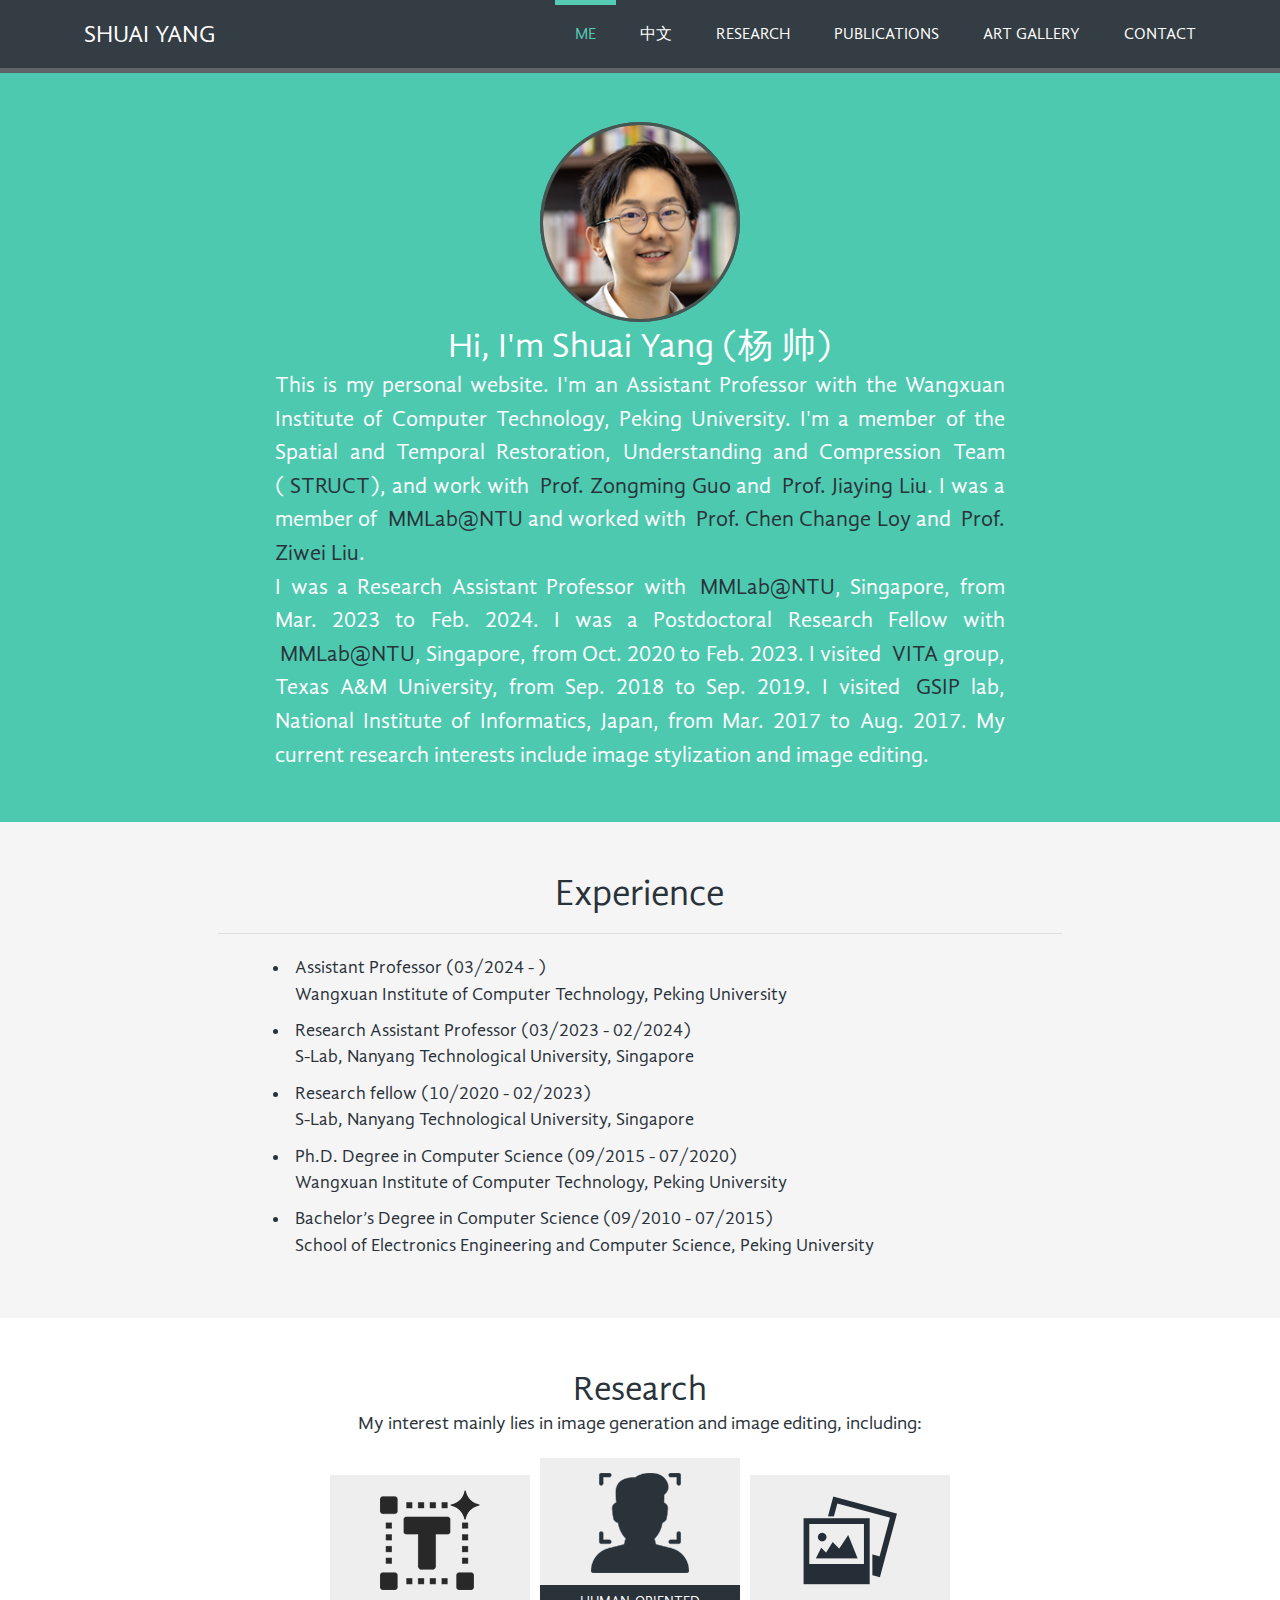
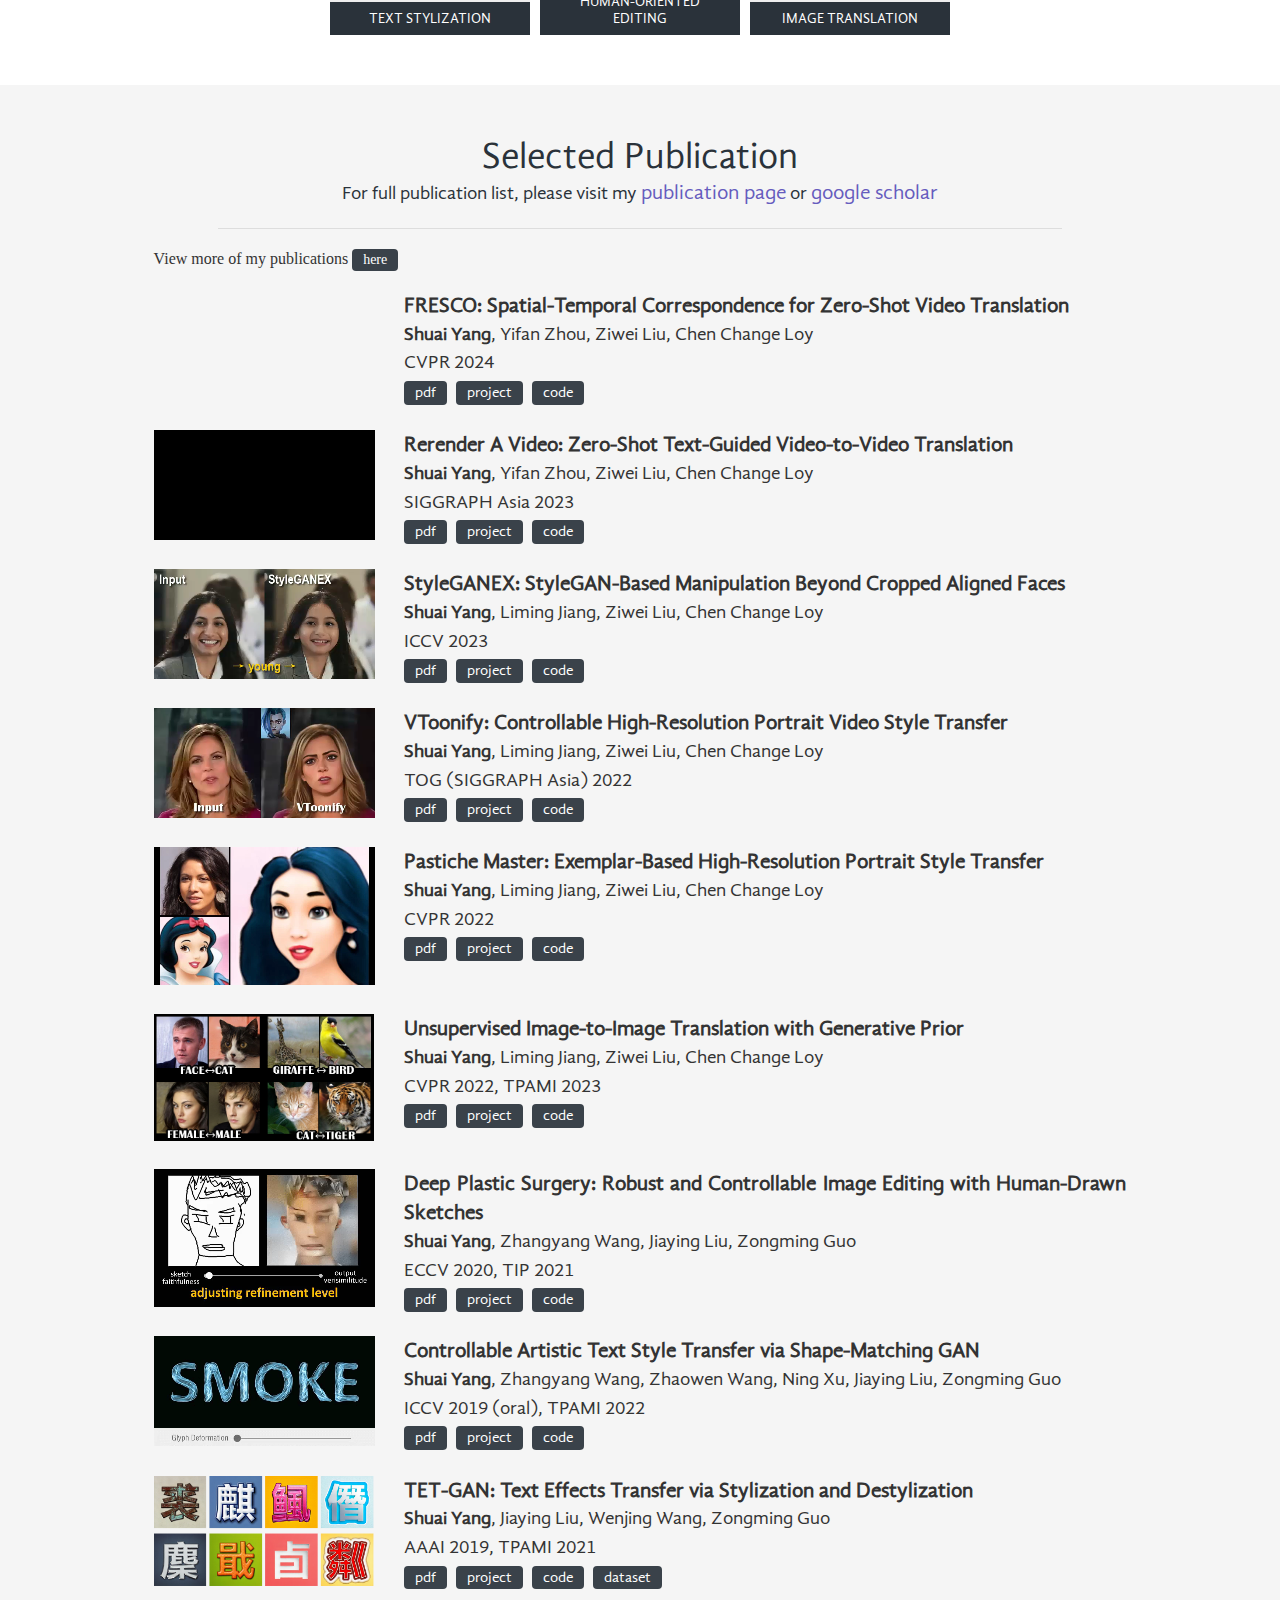
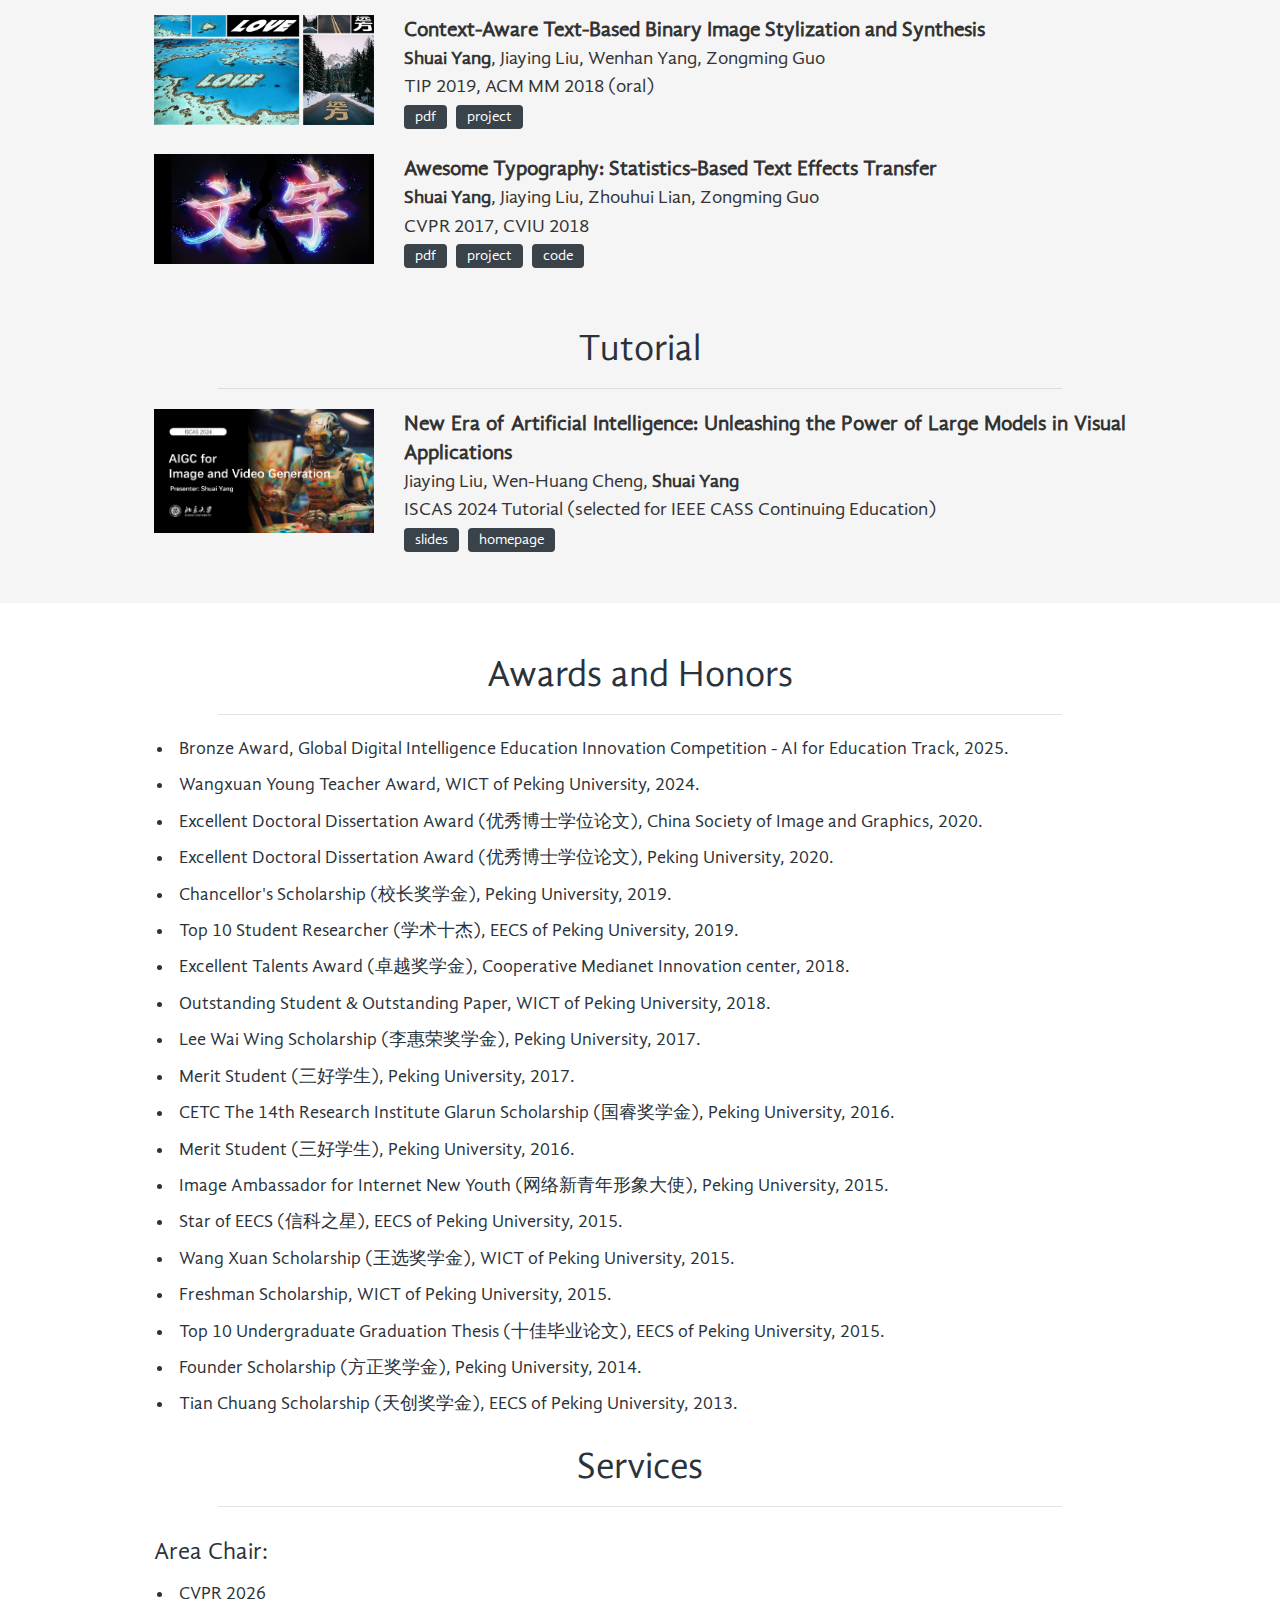
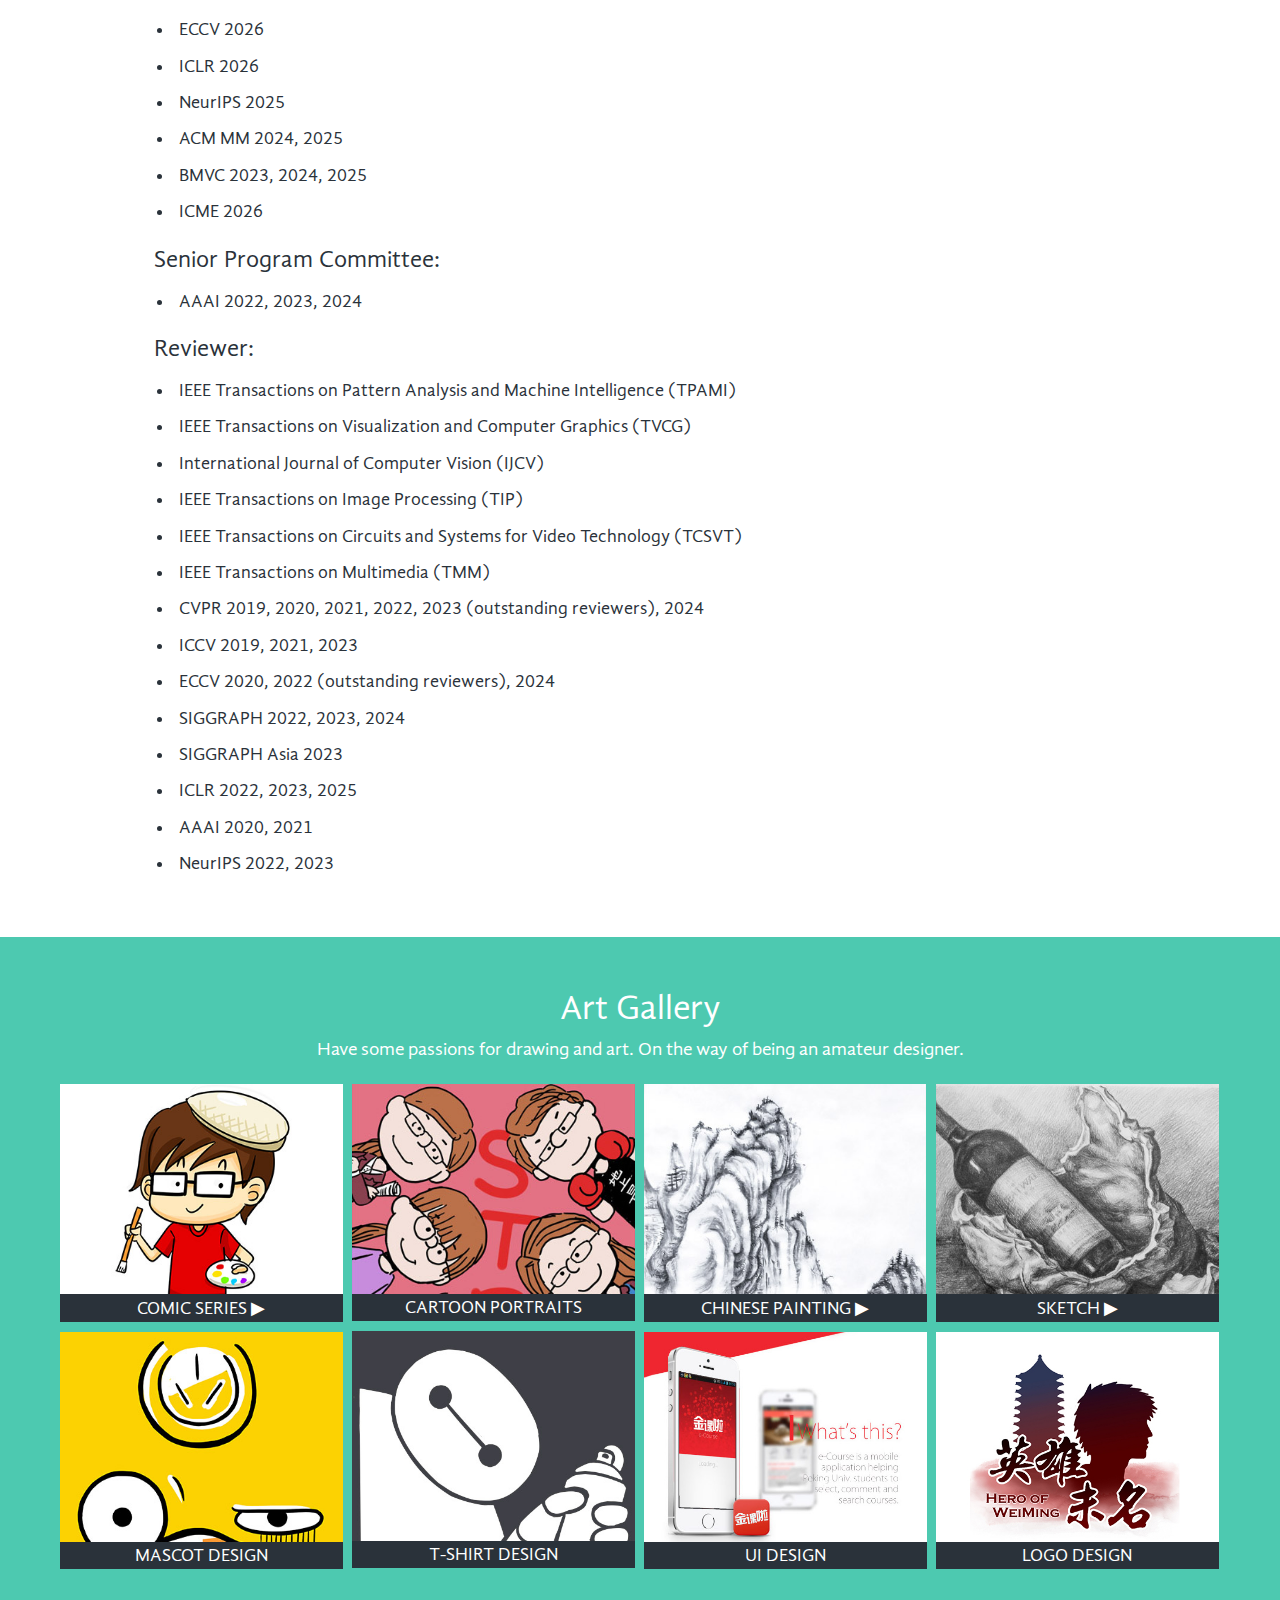
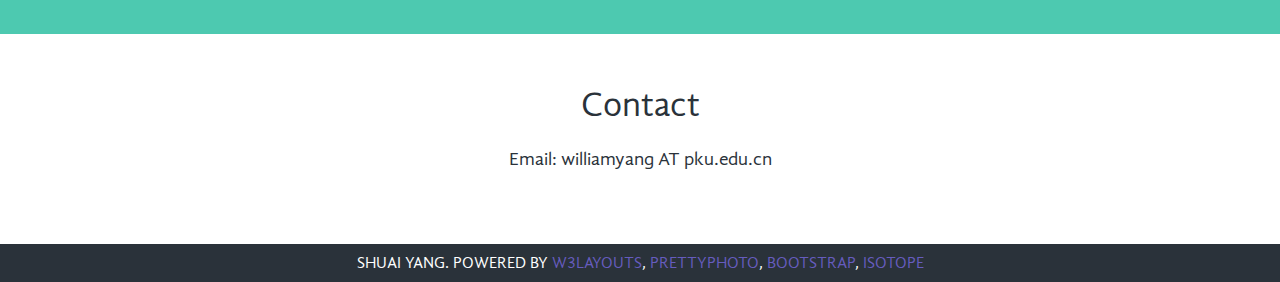
<file: index.html>
<!--
Author: W3layouts
Author URL: http://w3layouts.com
License: Creative Commons Attribution 3.0 Unported
License URL: http://creativecommons.org/licenses/by/3.0/
-->
<!DOCTYPE HTML>
<html>
<head>
	<meta http-equiv="Content-Type" content="text/html; charset=utf-8">
	<title>Shuai Yang</title>
	<link href="./css/bootstrap.css" rel="stylesheet" type="text/css"  media="all" />
	<link href="./css/style.css" rel="stylesheet" type="text/css"  media="all" />
	<link href="./css/prettyPhoto.css" rel="stylesheet" type="text/css"  media="all" />		
	<link href='http://fonts.googleapis.com/css?family=Karla' rel='stylesheet' type='text/css'>	
</head>
<body>
	<!---start-wrap--->
	<!---start-header--->
	<div class="header">
		<div class="wrap">
			<!---start-logo--->
			<div class="logo">
				<a href="#">Shuai Yang</a>
			</div>
			<!---End-logo--->
			<!---start-top-nav--->
			<div class="top-nav">
				<ul>
					<li id="Me" class="active" onclick="func('Me')"><a href="#me" class="scroll">Me</a></li>
					<li id="ZN"><a href="html-ZN/index.html">中文</a></li>					
					<!--<li id="Experience" onclick="func('Experience')"><a href="#experience" class="scroll">Experience</a></li>-->
					<li id="Research" onclick="func('Research')"><a href="#research" class="scroll">Research</a></li>
					<!--<li id="Publications" onclick="func('Publications')"><a href="#publications" class="scroll">Publications</a></li>-->
					<li id="Publications"><a href="publication.html">Publications</a></li>
					<li id="Art" onclick="func('Art')"><a href="#art" class="scroll">Art Gallery</a></li>					
					<li id="Contact" onclick="func('Contact')"><a href="#contact" class="scroll">Contact</a></li>
				</ul>
			</div>
			<div class="clear"> </div>
			<!---End-top-nav--->
		</div>
	</div>
	
	<script> 
		var lastname = 'Me';
		function func(name){
			var div = document.getElementById(name); 
			div.className = 'active'; 
			div = document.getElementById(lastname); 
			div.className = ''; 
			lastname = name;
		}
		function coming_soon()
		{
			alert("Coming soon.");
		}
	</script> 
	
	<!---End-wrap--->
	<div class="content">
		<div class="grid1" id="me">
			<div class="welcome-photo">
				<a href="Javascript:change()" class="welcome-photo1"><img id="me1" src="./images/g3.png" title="name" /></a>
				<a href="Javascript:change()" class="welcome-photo1"><img  id="me2" src="./images/g4.png" title="name" /></a>
			</div>
			<h3>Hi, I'm Shuai Yang (杨 帅)</h3>
			<p align="justify">This is my personal website. I'm an Assistant Professor with the Wangxuan Institute of Computer Technology, Peking University. I'm a member of the Spatial and Temporal Restoration, Understanding and Compression Team 
				(<a target="_blank" href="http://www.icst.pku.edu.cn/struct/">STRUCT</a>),  
				and work with <a target="_blank" href="https://www.icst.pku.edu.cn/english/people/gg/1297382.htm">Prof. Zongming Guo</a> and 
				<a target="_blank" href="https://www.icst.pku.edu.cn/struct/people/liujiaying.html">Prof. Jiaying Liu</a>. 
				I was a member of <a target="_blank" href="https://www.mmlab-ntu.com/">MMLab@NTU</a> and worked with 
				<a target="_blank" href="http://personal.ie.cuhk.edu.hk/~ccloy/">Prof. Chen Change Loy</a> and 
				<a target="_blank" href="https://liuziwei7.github.io/">Prof. Ziwei Liu</a>. 
				</p>
			<p align="justify">I was a Research Assistant Professor with <a target="_blank" href="https://www.mmlab-ntu.com/">MMLab@NTU</a>, Singapore, from Mar. 2023 to Feb. 2024. I was a Postdoctoral Research Fellow with <a target="_blank" href="https://www.mmlab-ntu.com/">MMLab@NTU</a>, Singapore, from Oct. 2020 to Feb. 2023. I visited <a target="_blank" href="https://vita-group.github.io/index.html"> VITA</a> group, Texas A&M University, from Sep. 2018 to Sep. 2019. I visited <a target="_blank" href="https://www.eecs.yorku.ca/~genec/group.html"> GSIP</a> lab, National Institute of Informatics, Japan, from Mar. 2017 to Aug. 2017. My current research interests include image stylization and image editing.</p>
		</div>
		<div class="grid3" id="experience">
			<div class="grid3-header">
				<h3>Experience</h3>
				<br/>
			</div>
			<div class="grid3-content">
				<div class="grid3-content">
					<ul class="graid3-ul" style="font-size: 1.1em;">
						<li class="graid3-li"> Assistant Professor (03/2024 - )<br/>
							Wangxuan Institute of Computer Technology, Peking University
						</li>						
						<li class="graid3-li"> Research Assistant Professor (03/2023 - 02/2024)<br/>
							S-Lab, Nanyang Technological University, Singapore
						</li>							
						<li class="graid3-li"> Research fellow (10/2020 - 02/2023)<br/>
							S-Lab, Nanyang Technological University, Singapore
						</li>						
						<li class="graid3-li"> Ph.D. Degree in Computer Science (09/2015 - 07/2020)<br/>
							Wangxuan Institute of Computer Technology, Peking University
						</li>
						<li class="graid3-li">
							Bachelor’s Degree in Computer Science (09/2010 - 07/2015)<br/>
							School of Electronics Engineering and Computer Science, Peking University
						</li>
					</ul>
				</div>
			</div>			
		</div>
		<div class="grid2" id="research">
			<h3>Research</h3>
			<p>My interest mainly lies in image generation and image editing, including:</p>
			<ul>
				<li>
					<img src="./images/text.png" title="Artdirector" />
					<a href="project.html#research1">Text Stylization</a>
				</li>			
				<li>
					<img src="./images/face_related.png" title="Artdirector" />
					<a href="project.html#research2">Human-Oriented Editing</a>
				</li>
				<li>
					<img src="./images/s3.png" title="Artdirector" />
					<a href="project.html#research3">Image Translation</a>
				</li>
			</ul>
		</div>
		<div class="grid3">
			<div class="grid3-header" id="publications">
				<h3>Selected Publication</h3>
				<p>For full publication list, please visit my 
					<a class="grid2-herf"  href="publication.html">publication page</a> or
					<a class="grid2-herf"  target="_blank"  href="https://scholar.google.com/citations?user=_1UDYowAAAAJ">google scholar</a>
				</p>
			</div>
			<div class="grid3-content">
				<p>View more of my publications <a class="btn btn-confirm" href="project.html">here</a></p>
				<div class='row publication-entity'>
					<div class='col-xs-3'>
						<video muted autoplay="autoplay" loop="loop" src="images/publication/FRESCO.mp4" style="width: 100%; height: auto;"></video>
					</div>
					<div class='col-xs-9'>
						<div class='paper-title'>FRESCO: Spatial-Temporal Correspondence for Zero-Shot Video Translation</div>
						<div class='paper-authors'><b>Shuai Yang</b>, Yifan Zhou, Ziwei Liu, Chen Change Loy</div>
						<div class='paper-venue'>CVPR 2024</div>
						<div class='paper-link'>
							<a class="btn btn-confirm" target="_blank" href="https://arxiv.org/abs/2403.12962">pdf</a>
							<a class="btn btn-confirm" target="_blank" href="https://www.mmlab-ntu.com/project/fresco/">project</a>
							<a class="btn btn-confirm" target="_blank" href="https://github.com/williamyang1991/FRESCO">code</a>
						</div>
					</div>
				</div>				
				<div class='row publication-entity'>
					<div class='col-xs-3'>
						<video muted autoplay="autoplay" loop="loop" src="images/publication/rerender.mp4" style="width: 100%; height: auto;"></video>
					</div>
					<div class='col-xs-9'>
						<div class='paper-title'>Rerender A Video: Zero-Shot Text-Guided Video-to-Video Translation</div>
						<div class='paper-authors'><b>Shuai Yang</b>, Yifan Zhou, Ziwei Liu, Chen Change Loy</div>
						<div class='paper-venue'>SIGGRAPH Asia 2023</div>
						<div class='paper-link'>
							<a class="btn btn-confirm" target="_blank" href="https://arxiv.org/abs/2306.07954">pdf</a>
							<a class="btn btn-confirm" target="_blank" href="https://www.mmlab-ntu.com/project/rerender/">project</a>
							<a class="btn btn-confirm" target="_blank" href="https://github.com/williamyang1991/Rerender_A_Video">code</a>
						</div>
					</div>
				</div>					
				<div class='row publication-entity'>
					<div class='col-xs-3'>
						<video muted autoplay="autoplay" loop="loop" src="images/publication/styleganex.mp4" style="width: 100%; height: auto;"></video>
					</div>
					<div class='col-xs-9'>
						<div class='paper-title'>StyleGANEX: StyleGAN-Based Manipulation Beyond Cropped Aligned Faces</div>
						<div class='paper-authors'><b>Shuai Yang</b>, Liming Jiang, Ziwei Liu, Chen Change Loy</div>
						<div class='paper-venue'>ICCV 2023</div>
						<div class='paper-link'>
							<a class="btn btn-confirm" target="_blank" href="https://arxiv.org/abs/2303.06146">pdf</a>
							<a class="btn btn-confirm" target="_blank" href="https://www.mmlab-ntu.com/project/styleganex/">project</a>
							<a class="btn btn-confirm" target="_blank" href="https://github.com/williamyang1991/StyleGANEX">code</a>
						</div>
					</div>
				</div>					
				<div class='row publication-entity'>
					<div class='col-xs-3'>
						<video muted autoplay="autoplay" loop="loop" src="images/publication/VToonify.mp4" style="width: 100%; height: auto;"></video>
					</div>
					<div class='col-xs-9'>
						<div class='paper-title'>VToonify: Controllable High-Resolution Portrait Video Style Transfer</div>
						<div class='paper-authors'><b>Shuai Yang</b>, Liming Jiang, Ziwei Liu, Chen Change Loy</div>
						<div class='paper-venue'>TOG (SIGGRAPH Asia) 2022</div>
						<div class='paper-link'>
							<a class="btn btn-confirm" target="_blank" href="https://arxiv.org/abs/2209.11224">pdf</a>
							<a class="btn btn-confirm" target="_blank" href="https://www.mmlab-ntu.com/project/vtoonify/">project</a>
							<a class="btn btn-confirm" target="_blank" href="https://github.com/williamyang1991/VToonify">code</a>
						</div>
					</div>
				</div>									
				<div class='row publication-entity'>
					<div class='col-xs-3'>
						<video muted autoplay="autoplay" loop="loop" src="images/publication/DualStyleGAN.mp4" style="width: 100%; height: auto;"></video>
					</div>
					<div class='col-xs-9'>
						<div class='paper-title'>Pastiche Master: Exemplar-Based High-Resolution Portrait Style Transfer</div>
						<div class='paper-authors'><b>Shuai Yang</b>, Liming Jiang, Ziwei Liu, Chen Change Loy</div>
						<div class='paper-venue'>CVPR 2022</div>
						<div class='paper-link'>
							<a class="btn btn-confirm" target="_blank" href="https://arxiv.org/abs/2203.13248">pdf</a>
							<a class="btn btn-confirm" target="_blank" href="https://www.mmlab-ntu.com/project/dualstylegan/">project</a>
							<a class="btn btn-confirm" target="_blank" href="https://github.com/williamyang1991/DualStyleGAN">code</a>
						</div>
					</div>
				</div>					
				<div class='row publication-entity'>
					<div class='col-xs-3'>
						<img class="paper-image" src="images/publication/GPUNIT.jpg">
					</div>
					<div class='col-xs-9'>
						<div class='paper-title'>Unsupervised Image-to-Image Translation with Generative Prior</div>
						<div class='paper-authors'><b>Shuai Yang</b>, Liming Jiang, Ziwei Liu, Chen Change Loy</div>
						<div class='paper-venue'>CVPR 2022, TPAMI 2023</div>
						<div class='paper-link'>
							<a class="btn btn-confirm" target="_blank" href="https://arxiv.org/abs/2204.03641">pdf</a>
							<a class="btn btn-confirm" target="_blank" href="https://www.mmlab-ntu.com/project/gpunit/">project</a>
							<a class="btn btn-confirm" target="_blank" href="https://github.com/williamyang1991/GP-UNIT">code</a>
						</div>
					</div>
				</div>					
				<div class='row publication-entity'>
					<div class='col-xs-3'>
						<video muted autoplay="autoplay" loop="loop" src="images/publication/DeepPS.mp4" style="width: 100%; height: auto;"></video>
					</div>
					<div class='col-xs-9'>
						<div class='paper-title'>Deep Plastic Surgery: Robust and Controllable Image Editing with Human-Drawn Sketches</div>
						<div class='paper-authors'><b>Shuai Yang</b>, Zhangyang Wang, Jiaying Liu, Zongming Guo</div>
						<div class='paper-venue'>ECCV 2020, TIP 2021</div>
						<div class='paper-link'>
							<a class="btn btn-confirm" target="_blank" href="https://arxiv.org/abs/2001.02890">pdf</a>
							<a class="btn btn-confirm" target="_blank" href="projects/ECCV2020/index.html">project</a>
							<a class="btn btn-confirm" target="_blank" href="https://github.com/VITA-Group/DeepPS">code</a>
						</div>
					</div>
				</div>					
				<div class='row publication-entity'>
					<div class='col-xs-3'>
						<video muted autoplay="autoplay" loop="loop" src="images/publication/SMGAN.mp4" style="width: 100%; height: auto;"></video>
					</div>
					<div class='col-xs-9'>
						<div class='paper-title'>Controllable Artistic Text Style Transfer via Shape-Matching GAN</div>
						<div class='paper-authors'><b>Shuai Yang</b>, Zhangyang Wang, Zhaowen Wang, Ning Xu, Jiaying Liu, Zongming Guo</div>
						<div class='paper-venue'>ICCV 2019 (oral), TPAMI 2022</div>
						<div class='paper-link'>
							<a class="btn btn-confirm" target="_blank" href="https://arxiv.org/abs/1905.01354">pdf</a>
							<a class="btn btn-confirm" target="_blank" href="projects/ICCV2019/SMGAN.html">project</a>
							<a class="btn btn-confirm" target="_blank" href="https://github.com/TAMU-VITA/ShapeMatchingGAN">code</a>
						</div>
					</div>
				</div>				
				<div class='row publication-entity'>
					<div class='col-xs-3'>
						<img class="paper-image" src="images/publication/TETGAN.png">
					</div>
					<div class='col-xs-9'>
						<div class='paper-title'>TET-GAN: Text Effects Transfer via Stylization and Destylization</div>
						<div class='paper-authors'><b>Shuai Yang</b>, Jiaying Liu, Wenjing Wang, Zongming Guo</div>
						<div class='paper-venue'>AAAI 2019, TPAMI 2021</div>
						<div class='paper-link'>
							<a class="btn btn-confirm" target="_blank" href="https://arxiv.org/abs/1905.03646">pdf</a>
							<a class="btn btn-confirm" target="_blank" href="https://daooshee.github.io/TE141K/">project</a>
							<a class="btn btn-confirm" target="_blank" href="https://github.com/williamyang1991/TET-GAN">code</a>
							<a class="btn btn-confirm" target="_blank" href="https://daooshee.github.io/TE141K/">dataset</a>
						</div>
					</div>
				</div>	
				<div class='row publication-entity'>
					<div class='col-xs-3'>
						<img class="paper-image" src="images/publication/UTS.png">
					</div>
					<div class='col-xs-9'>
						<div class='paper-title'>Context-Aware Text-Based Binary Image Stylization and Synthesis</div>
						<div class='paper-authors'><b>Shuai Yang</b>, Jiaying Liu, Wenhan Yang, Zongming Guo</div>
						<div class='paper-venue'>TIP 2019, ACM MM 2018 (oral)</div>
						<div class='paper-link'>
							<a class="btn btn-confirm" target="_blank" href="http://www.icst.pku.edu.cn/struct/Pub%20Files/2019/ys_tip19.pdf">pdf</a>
							<a class="btn btn-confirm" target="_blank" href="http://www.icst.pku.edu.cn/struct/Projects/UTS.html">project</a>
						</div>
					</div>
				</div>	
				<div class='row publication-entity'>
					<div class='col-xs-3'>
						<img class="paper-image" src="images/publication/TET.png">
					</div>
					<div class='col-xs-9'>
						<div class='paper-title'>Awesome Typography: Statistics-Based Text Effects Transfer</div>
						<div class='paper-authors'><b>Shuai Yang</b>, Jiaying Liu, Zhouhui Lian, Zongming Guo</div>
						<div class='paper-venue'>CVPR 2017, CVIU 2018</div>
						<div class='paper-link'>
							<a class="btn btn-confirm" target="_blank" href="http://www.icst.pku.edu.cn/struct/Pub%20Files/2017/ys_cvpr17.pdf">pdf</a>
							<a class="btn btn-confirm" target="_blank" href="http://www.icst.pku.edu.cn/struct/Projects/TET.html">project</a>
							<a class="btn btn-confirm" target="_blank" href="https://github.com/williamyang1991/Text-Effects-Transfer/">code</a>
						</div>
					</div>
				</div>	
			</div>
			<div class="grid3-header">
				<br><br><br><h3>Tutorial</h3><br>
			</div>
			<div class="grid3-content">
				<div class='row publication-entity'>
					<div class='col-xs-3'>
						<img class="paper-image" src="images/publication/ISCAS2024.jpg">
					</div>
					<div class='col-xs-9'>
						<div class='paper-title'>New Era of Artificial Intelligence: Unleashing the Power of Large Models in Visual Applications</div>
						<div class='paper-authors'>Jiaying Liu, Wen-Huang Cheng, <b>Shuai Yang</b></div>
						<div class='paper-venue'>ISCAS 2024 Tutorial (selected for IEEE CASS Continuing Education)</div>
						<div class='paper-link'>
							<a class="btn btn-confirm" target="_blank" href="https://github.com/williamyang1991/ISCAS_Tutorial">slides</a>
							<a class="btn btn-confirm" target="_blank" href="https://williamyang1991.github.io/projects/ISCAS2024/index.html">homepage</a>
						</div>
					</div>
				</div>	
			</div>						
		</div>
		<div class="grid3" id="honor" style="background:#ffffff">	
			<div class="grid3-header" id="publications">
				<h3>Awards and Honors</h3>
				<br/>
			</div>	
			<div class="grid3-content">
				<ul class="graid3-ul"  style="font-size: 1.1em;">
					<li class="graid3-li"> Bronze Award, Global Digital Intelligence Education Innovation Competition - AI for Education Track, 2025.
					</li>
					<li class="graid3-li"> Wangxuan Young Teacher Award, WICT of Peking University, 2024.
					</li>					
					<li class="graid3-li"> Excellent Doctoral Dissertation Award (优秀博士学位论文), China Society of Image and Graphics, 2020.
					</li>						
					<li class="graid3-li"> Excellent Doctoral Dissertation Award (优秀博士学位论文), Peking University, 2020.
					</li>					
					<li class="graid3-li"> Chancellor's Scholarship (校长奖学金), Peking University, 2019.
					</li>
					<li class="graid3-li"> Top 10 Student Researcher (学术十杰), EECS of Peking University, 2019.
					</li>
					<li class="graid3-li"> Excellent Talents Award (卓越奖学金), Cooperative Medianet Innovation center, 2018.
					</li>	
					<li class="graid3-li"> Outstanding Student & Outstanding Paper, WICT of Peking University, 2018.
					</li>
					<li class="graid3-li"> Lee Wai Wing Scholarship (李惠荣奖学金), Peking University, 2017.
					</li>				
					<li class="graid3-li"> Merit Student (三好学生), Peking University, 2017.
					</li>					
					<li class="graid3-li"> CETC The 14th Research Institute Glarun Scholarship (国睿奖学金), Peking University, 2016.
					</li>
					<li class="graid3-li"> Merit Student (三好学生), Peking University, 2016.
					</li>										 					
					<li class="graid3-li"> Image Ambassador for Internet New Youth (网络新青年形象大使), Peking University, 2015.
					</li>	
					<li class="graid3-li"> Star of EECS (信科之星), EECS of Peking University, 2015.
					</li>					
					<li class="graid3-li"> Wang Xuan Scholarship (王选奖学金), WICT of Peking University, 2015.
					</li>
					<li class="graid3-li"> Freshman Scholarship, WICT of Peking University, 2015.
					</li>					
					<li class="graid3-li"> Top 10 Undergraduate Graduation Thesis (十佳毕业论文), EECS of Peking University, 2015.					
					</li>	
					<li class="graid3-li"> Founder Scholarship  (方正奖学金), Peking University, 2014.					
					</li>		
					<li class="graid3-li"> Tian Chuang Scholarship  (天创奖学金), EECS of Peking University, 2013.					
					</li>					
				</ul>
			</div>
			<br/>
			<div class="grid3-header" id="">
				<h3>Services</h3>
				<br/>
			</div>						
			<div class="grid3-content">	
				<h3>Area Chair:</h3>
				<ul class="graid3-ul"  style="font-size: 1.1em;">
					<li class="graid3-li"> CVPR 2026
					</li>
					<li class="graid3-li"> ECCV 2026
					</li>
					<li class="graid3-li"> ICLR 2026
					</li>
					<li class="graid3-li"> NeurIPS 2025
					</li>
					<li class="graid3-li"> ACM MM 2024, 2025
					</li>						
					<li class="graid3-li"> BMVC 2023, 2024, 2025
					</li>	
					<li class="graid3-li"> ICME 2026
					</li>
				</ul>				
				<h3>Senior Program Committee:</h3>
				<ul class="graid3-ul"  style="font-size: 1.1em;">
					<li class="graid3-li"> AAAI 2022, 2023, 2024
					</li>	
				</ul>	
				<h3>Reviewer:</h3>
				<ul class="graid3-ul"  style="font-size: 1.1em;">
					<li class="graid3-li"> IEEE Transactions on Pattern Analysis and Machine Intelligence (TPAMI)
					</li>
					<li class="graid3-li"> IEEE Transactions on Visualization and Computer Graphics (TVCG)
					</li>
					<li class="graid3-li"> International Journal of Computer Vision (IJCV)
					</li>
					<li class="graid3-li"> IEEE Transactions on Image Processing (TIP)
					</li>				
					<li class="graid3-li"> IEEE Transactions on Circuits and Systems for Video Technology (TCSVT)
					</li>
					<li class="graid3-li"> IEEE Transactions on Multimedia (TMM)
					</li>												
					<li class="graid3-li"> CVPR 2019, 2020, 2021, 2022, 2023 (outstanding reviewers), 2024
					</li>
					<li class="graid3-li"> ICCV 2019, 2021, 2023	
					</li>
					<li class="graid3-li"> ECCV 2020, 2022 (outstanding reviewers), 2024
					</li>
					<li class="graid3-li"> SIGGRAPH 2022, 2023, 2024						
					</li>
					<li class="graid3-li"> SIGGRAPH Asia 2023						
					</li>					
					<li class="graid3-li"> ICLR 2022, 2023, 2025							
					</li>
					<li class="graid3-li"> AAAI 2020, 2021
					</li>
					<li class="graid3-li"> NeurIPS 2022, 2023					
					</li>							
				</ul>
			</div>
		</div>		
		<div class="contact" id="art">
			<h3>Art Gallery</h3>
			<p>Have some passions for drawing and art. On the way of being an amateur designer. </p>
			<!--<p>More selected art works are available at <a href="javascript:coming_soon()">my art gallery page</a>.</p>-->
			<div id="works">
				<div class="container">
					<div class="row">
						<div class="portfolio-items">
							<div class="col-sm-6 col-md-3 col-lg-3 web">
								<div class="portfolio-item">
									<div class="hover-bg"> <a href="images/portfolio/comic2.jpg" title="囧囧有神的北大生活: A comic about my college life." rel="prettyPhoto[pp_gal]">
										<div class="hover-text">
											<h4>Comic Series</h4>
											<small>囧囧有神的北大生活</small>
											<div class="clearfix"></div>
										</div>
										<img src="images/portfolio/comic1.jpg" class="img-responsive" alt="Comic Series"> </a> 
									</div>
									<div class="portfolio-botom"><a href="gallery-on-comics.html">comic series ▶</a></div>
								</div>
							</div>
							<div class="col-sm-6 col-md-3 col-lg-3 branding">
								<div class="portfolio-item">
									<div class="hover-bg"> <a href="images/portfolio/protrait2.jpg" title="Our research group with a 'Lena' Snoopy" rel="prettyPhoto[pp_gal]">
										<div class="hover-text">
											<h4>Cartoon Portraits</h4>
											<small>Our research group</small>
											<div class="clearfix"></div>
										</div>
										<img src="images/portfolio/protrait1.jpg" class="img-responsive" alt="Cartoon Portraits"> </a> 
									</div>
									<div class="portfolio-botom"><a>Cartoon portraits</a></div>
								</div>
							</div>
							<div class="col-sm-6 col-md-3 col-lg-3 branding app">
								<div class="portfolio-item">
									<div class="hover-bg"> <a href="images/portfolio/chinesepainting2.jpg" title="临髡残 溪山秋雨图" rel="prettyPhoto[pp_gal]">
										<div class="hover-text">
											<h4>Chinese Painting</h4>
											<small>临髡残 溪山秋雨图</small>
											<div class="clearfix"></div>
										</div>
										<img src="images/portfolio/chinesepainting1.jpg" class="img-responsive" alt="Chinese Painting"> </a> 
									</div>
									<div class="portfolio-botom"><a href="gallery-on-paper.html">Chinese Painting ▶</a></div>
								</div>
							</div>
							<div class="col-sm-6 col-md-3 col-lg-3 web">
								<div class="portfolio-item">
									<div class="hover-bg"> <a href="images/portfolio/sketch2.jpg" title="Winebottle and Plaster Statue" rel="prettyPhoto[pp_gal]">
										<div class="hover-text">
											<h4>Sketch</h4>
											<small>Winebottle and Plaster Statue</small>
											<div class="clearfix"></div>
										</div>
										<img src="images/portfolio/sketch1.jpg" class="img-responsive" alt="Sketch"> </a> 
									</div>
									<div class="portfolio-botom"><a href="gallery-on-paper.html">Sketch ▶</a></div>
								</div>
							</div>						
							<div class="col-sm-6 col-md-3 col-lg-3 app">
								<div class="portfolio-item">
									<div class="hover-bg"> <a href="images/portfolio/tshirt2.jpg" title="Baymax: Save the world for you. (北大信科院衫)" rel="prettyPhoto[pp_gal]">
										<div class="hover-text">
											<h4>T-shirt Design</h4>
											<small>Baymax: Save the world for you.</small>
											<div class="clearfix"></div>
										</div>
										<img src="images/portfolio/tshirt1.jpg" class="img-responsive" alt="T-shirt Design"> </a> 
									</div>
									<div class="portfolio-botom"><a>t-shirt design</a></div>
								</div>
							</div>
							<div class="col-sm-6 col-md-3 col-lg-3 web">
								<div class="portfolio-item">
									<div class="hover-bg"> <a href="images/portfolio/moscot2.jpg" title="计蒜鸡：蒜法计蒜" rel="prettyPhoto[pp_gal]">
										<div class="hover-text">
											<h4>Mascot Design</h4>
											<small>计蒜鸡</small>
											<div class="clearfix"></div>
										</div>
										<img src="images/portfolio/moscot1.jpg" class="img-responsive" alt="Mascot Design"> </a> 
									</div>
									<div class="portfolio-botom"><a>Mascot Design</a></div>
								</div>
							</div>
							<div class="col-sm-6 col-md-3 col-lg-3 web">
								<div class="portfolio-item">
									<div class="hover-bg"> <a href="images/portfolio/UI2.jpg" title="e-Course App" rel="prettyPhoto[pp_gal]">
										<div class="hover-text">
											<h4>UI Design</h4>
											<small>e-Course App</small>
											<div class="clearfix"></div>
										</div>
										<img src="images/portfolio/UI1.jpg" class="img-responsive" alt="UI Design"> </a> 
									</div>
									<div class="portfolio-botom"><a>UI design</a></div>
								</div>
							</div>
							<div class="col-sm-6 col-md-3 col-lg-3 app">
								<div class="portfolio-item">
									<div class="hover-bg"> <a href="images/portfolio/logo2.jpg" title="Hero of Weiming: An RPG game on PKU life for freshman" rel="prettyPhoto[pp_gal]">
										<div class="hover-text">
											<h4>Logo Design</h4>
											<small>Hero of Weiming</small>
											<div class="clearfix"></div>
										</div>
										<img src="images/portfolio/logo1.jpg" class="img-responsive" alt="Logo Design"> </a> 
									</div>
									<div class="portfolio-botom"><a>LOGO design</a></div>
								</div>
							</div>
						</div>
					</div>
				</div>
			</div>				
		</div>
		<div class="grid2" id="contact">
			<h3>Contact</h3>	
			<div class="grid2-content">
				<p>Email: williamyang AT pku.edu.cn</p>			
			</div>			
		</div>
		<div class="footer">
			<p>Shuai Yang. Powered by <a href="http://w3layouts.com/">w3layouts</a>, <a href="http://www.no-margin-for-errors.com/projects/prettyphoto-jquery-lightbox-clone/">prettyPhoto</a>, <a href="http://getbootstrap.com/2.3.2/">bootstrap</a>, <a href="http://isotope.metafizzy.co/">Isotope</a></p>
		</div>
	</div>

	<script type="text/javascript" src="js/jquery.min.js"></script>
	<script type="text/javascript" src="js/bootstrap.js"></script>
	<script type="text/javascript" src="js/jquery.banner.js"></script>
	<script type="text/javascript" src="js/jquery.prettyPhoto.js"></script>		
	<script type="text/javascript" src="js/jquery.isotope.js"></script>	
	<script type="text/javascript" src="js/main.js"></script>	
	<script type="text/javascript">
		jQuery(document).ready(function($) {
			$(".scroll").click(function(event){		
				event.preventDefault();
				$('html,body').animate({scrollTop:$(this.hash).offset().top},800);
			});
		});	
		var curid = 0;
		var imgid = 0;
		function change()
		{
			imgid++;
			imgid%=5;
			if(curid == 1){

				$("#me1").attr("src","images/g" + imgid + ".png");
				$('#me2').fadeOut(1000);
			}else {
				$("#me2").attr("src","images/g" + imgid + ".png");
				$('#me2').fadeIn(1000);
			}
			curid++;
			curid%=2;
		}
		setInterval(change,10000);
	</script>			
</body>
</html>
</file>
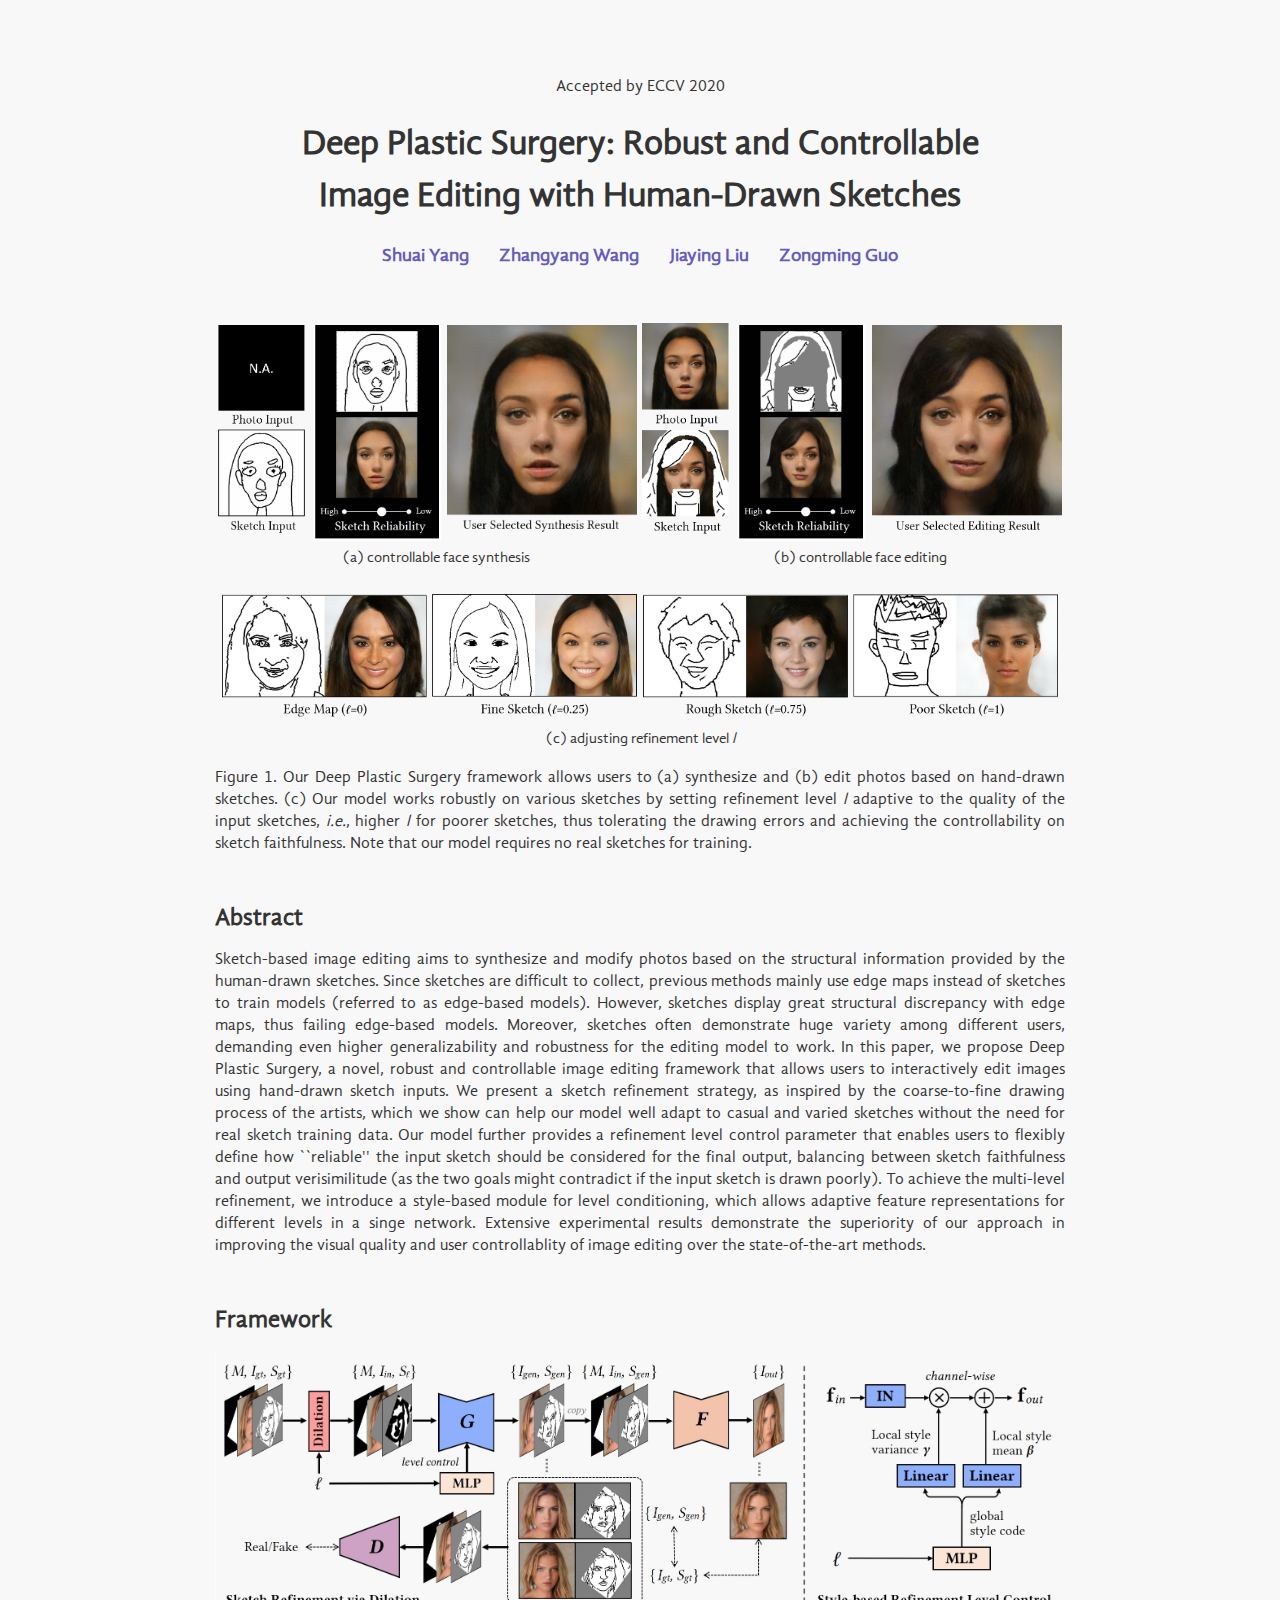
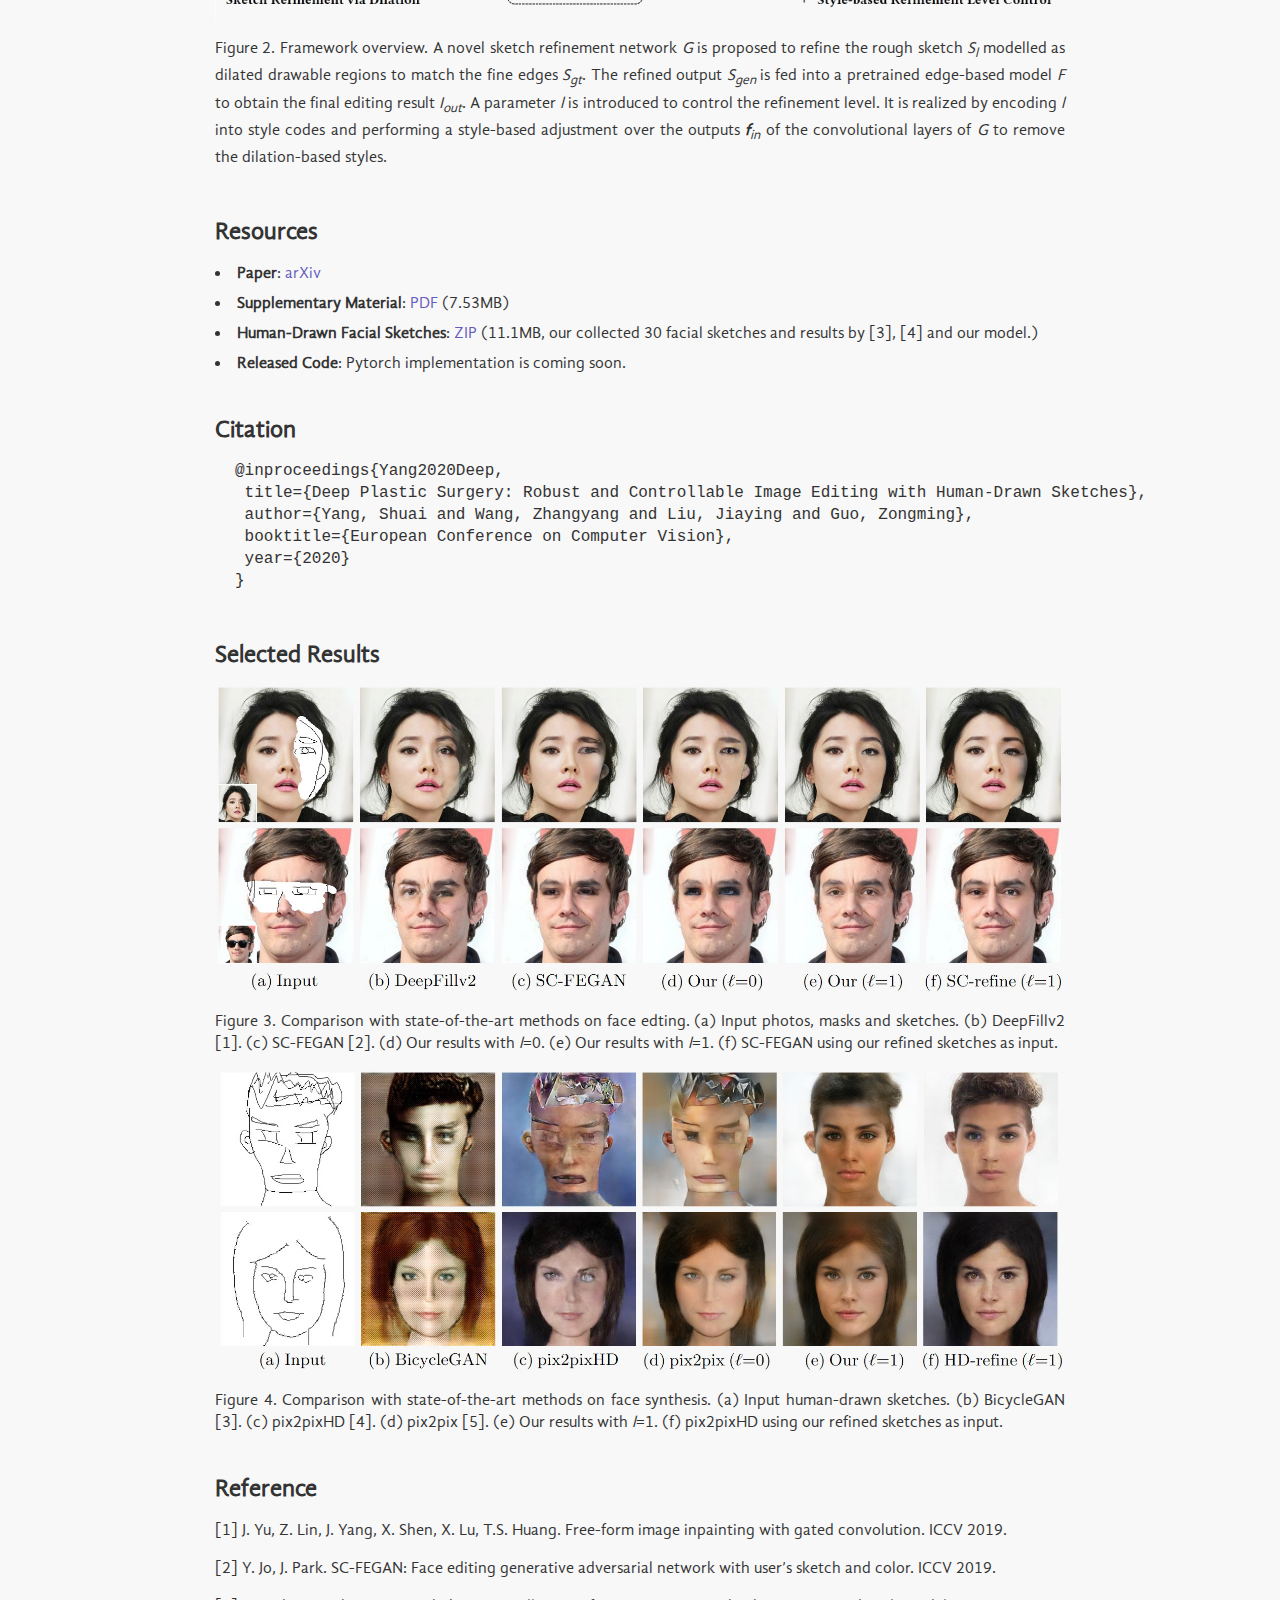
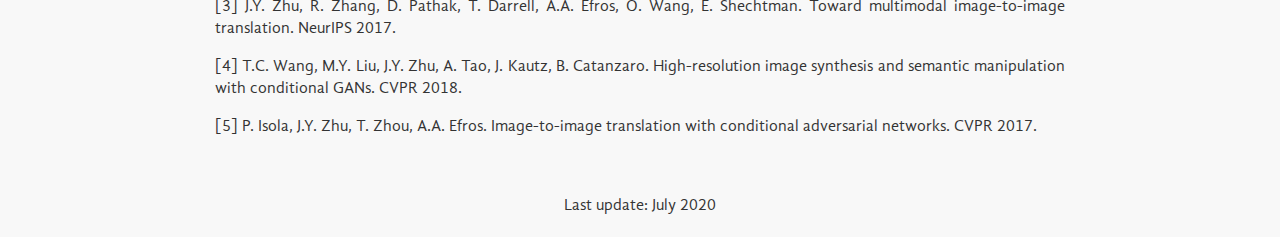
<file: projects/ECCV2020/index.html>
<!DOCTYPE html PUBLIC "-//W3C//DTD HTML 4.0 Transitional//EN">
<!-- saved from url=(0050)http://www.icst.pku.edu.cn/course/icb/MRS_MCI.html -->
<html xmlns="http://www.w3.org/1999/xhtml"><head><meta http-equiv="Content-Type" content="text/html; charset=UTF-8">
<meta name="language" content="english">
<title>Controllable Text Style Transfer</title>
<meta name="description" content="Deep Plastic Surgery">
<meta name="author" content="Shuai Yang">
<link rel="icon" type="image/x-icon" href="http://www.icst.pku.edu.cn/favicon.ico">
<link rel="stylesheet" type="text/css" href="DPS/css/project.css">
</head>
	<script> 
	function coming_soon()
	{
		alert("We are cleaning up our code to make it more simple and readable");
	}
	</script> 

<body>
<div id="main">
  
	<div class="content"><br>
		<div class="title">
			<p class="banner"align="center">Accepted by ECCV 2020</p>
			<h1>Deep Plastic Surgery: Robust and Controllable <br/> Image Editing with Human-Drawn Sketches</h1>
		</div>
		<div class="authors" style="width:95%">
			<div class='author'>
				 <A href="mailto:williamyang@pku.edu.cn" style="text-decoration: none">Shuai Yang</A>
		    </div>
			<div class='author'>
				 <A href="mailto:atlaswang@tamu.edu" style="text-decoration: none">Zhangyang Wang</A>
			</div>		
			<div class='author'>
				 <A href="mailto:liujiaying@pku.edu.cn" style="text-decoration: none">Jiaying Liu</A>
			</div>
			<div class='author'>
				 <A href="mailto:guozongming@pku.edu.cn" style="text-decoration: none">Zongming Guo</A>
			</div>			
		</div>
		<br>
		
		<div class="overview sec">
			<div class="image" style="padding: 2em 0 0.5em 0">
				<table border="0" width='100%' style="FONT-SIZE:15" >
				 <tr align="center">
					<td width="9.70%" align="left"><img src="DPS/figures/teaser-a.png" alt="" width="99%" ></td>
					<td width="13.90%"><img src="DPS/figures/teaser-b.gif" alt="" width="99%" ></td>
					<td width="20.40%"><img src="DPS/figures/teaser-c.png" alt="" width="99%" ></td>
					<td width="9.70%"><img src="DPS/figures/teaser-d.png" alt="" width="99%" ></td>
					<td width="13.90%"><img src="DPS/figures/teaser-e.gif" alt="" width="99%" ></td>	
					<td width="20.40%" align="right"><img src="DPS/figures/teaser-f.png" alt="" width="99%" ></td>
				 </tr>
				 </table>
				 <table border="0" width='100%' style="FONT-SIZE:15" >
				 <tr align="center">
					<td>(a) controllable face synthesis</td><td>(b) controllable face editing</td>
				</tr>
				</table>
				<br/>
				 <table border="0" width='100%' style="FONT-SIZE:15" >
				 <tr align="center">
					<td><img src="DPS/figures/teaser-g.png" alt="" width="99%" ></td>
				</tr>				 	
				 <tr align="center">
					<td>(c) adjusting refinement level <em>l</em></td>
				</tr>
				</table>							 
		  		<p style="text-align: justify">Figure 1. Our Deep Plastic Surgery framework allows users to (a) synthesize and (b) edit photos based on hand-drawn sketches. (c) Our model works robustly on various sketches by setting refinement level <em>l</em> adaptive to the quality of the input sketches, <em>i.e.</em>, higher <em>l</em> for poorer sketches, thus tolerating the drawing errors and achieving the controllability on sketch faithfulness. Note that our model requires no real sketches for training.</p>
	  		</div>
	  	</div>
		
		<div class="abstract_sec">
			<h2>Abstract</h2>
			<div class='desp'>
				<p style="text-align:justify">
					Sketch-based image editing aims to synthesize and modify photos based on the structural information provided by the human-drawn sketches. Since sketches are difficult to collect, previous methods mainly use edge maps instead of sketches to train models (referred to as edge-based models). However, sketches display great structural discrepancy with edge maps, thus failing edge-based models. Moreover, sketches often demonstrate huge variety among different users, demanding even higher generalizability and robustness for the editing model to work. In this paper, we propose Deep Plastic Surgery, a novel, robust and controllable image editing framework that allows users to interactively edit images using hand-drawn sketch inputs. We present a sketch refinement strategy, as inspired by the coarse-to-fine drawing process of the artists, which we show can help our model well adapt to casual and varied sketches without the need for real sketch training data. Our model further provides a refinement level control parameter that enables users to flexibly define how ``reliable'' the input sketch should be considered for the final output, balancing between sketch faithfulness and output verisimilitude (as the two goals might contradict if the input sketch is drawn poorly). To achieve the multi-level refinement, we introduce a style-based module for level conditioning, which allows adaptive feature representations for different levels in a singe network. Extensive experimental results demonstrate the superiority of our approach in improving the visual quality and user controllablity of image editing over the state-of-the-art methods.
				 </p>
			</div>
		</div>

		<div class="abstract_sec">
			<h2>Framework</h2>
			<div class="images">
		  		<img src='DPS/figures/framework.jpg' width='100%' alt="Teaser" >
		  		<p style="text-align: justify">Figure 2. Framework overview. A novel sketch refinement network <em>G</em> is proposed to refine the rough sketch <em>S<sub>l</sub></em> modelled as dilated drawable regions to match the fine edges <em>S<sub>gt</sub></em>. The refined output <em>S<sub>gen</sub></em> is fed into a pretrained edge-based model <em>F</em> to obtain the final editing result <em>I<sub>out</sub></em>. A parameter <em>l</em> is introduced to control the refinement level. It is realized by encoding <em>l</em> into style codes and performing a style-based adjustment over the outputs <em><b>f</b><sub>in</sub></em> of the convolutional layers of <em>G</em> to remove the dilation-based styles.</p>
	  		</div>
	  	</div>	

		
		<div class="download_sec">
			<h2>Resources</h2>
			<div>
				<li><strong>Paper</strong>: <a href="https://arxiv.org/abs/2001.02890">arXiv</a></li>
				<li><strong>Supplementary Material</strong>: <a href="./DPS/files/DeepPlasticSurgery-supp.pdf">PDF</a> (7.53MB)</li>
				<li><strong>Human-Drawn Facial Sketches</strong>: <a href="./DPS/files/human-drawn_facial_sketches.zip">ZIP</a> (11.1MB, our collected 30 facial sketches and results by [3], [4] and our model.)</li>
				<li><strong>Released Code</strong>: Pytorch implementation is coming soon.</li>
			</div>
		</div>

		<div class='citation_sec'>
			<h2>Citation</h2>
			<p class='bibtex'>@inproceedings{Yang2020Deep,
 title={Deep Plastic Surgery: Robust and Controllable Image Editing with Human-Drawn Sketches},
 author={Yang, Shuai and Wang, Zhangyang and Liu, Jiaying and Guo, Zongming},
 booktitle={European Conference on Computer Vision},
 year={2020}
}</p>
		</div>

		<div class="experiments_sec">
			<h2>Selected Results</h2>
			<div id="images">
				<img src="DPS/figures/compare1.jpg" alt="" width="100%" >		
				<P style="text-align: justify">Figure 3. Comparison with state-of-the-art methods on face edting. (a) Input photos, masks and sketches. (b) DeepFillv2 [1]. (c) SC-FEGAN [2].  (d) Our results with <em>l</em>=0. (e) Our results with <em>l</em>=1. (f) SC-FEGAN using our refined sketches as input.</P>	
			</div>	
			<div id="images">
				<img src="DPS/figures/compare2.jpg" alt="" width="100%" >		
				<P style="text-align: justify">Figure 4. Comparison with state-of-the-art methods on face synthesis. (a) Input human-drawn sketches. (b) BicycleGAN [3]. (c) pix2pixHD [4].  (d) pix2pix [5]. (e) Our results with <em>l</em>=1. (f) pix2pixHD using our refined sketches as input.</P>	
			</div>			
			
		</div>
		
		<div class="reference_sec">
		<h2>Reference</h2>
		  <div class="bib" style="text-align: justify">
		    <p>[1] J. Yu, Z. Lin, J. Yang, X. Shen, X. Lu, T.S. Huang. Free-form image inpainting with gated convolution. ICCV 2019.</p>
		    <p>[2] Y. Jo, J. Park. SC-FEGAN: Face editing generative adversarial network with user’s sketch and color. ICCV 2019.</p>
		  	<p>[3] J.Y. Zhu, R. Zhang, D. Pathak, T. Darrell, A.A. Efros, O. Wang, E. Shechtman. Toward multimodal image-to-image translation. NeurIPS 2017.</p>
			<p>[4] T.C. Wang, M.Y. Liu, J.Y. Zhu, A. Tao, J. Kautz, B. Catanzaro. High-resolution image synthesis and semantic manipulation with conditional GANs. CVPR 2018.</p>
			<p>[5] P. Isola, J.Y. Zhu, T. Zhou, A.A. Efros. Image-to-image translation with conditional adversarial networks. CVPR 2017.</p>
		  </div>
	</div>
		
		
		<br></br> 


	<p class="banner"align="center">Last update: July 2020</p>
  </div>
</div>
</body>
</html>
</file>
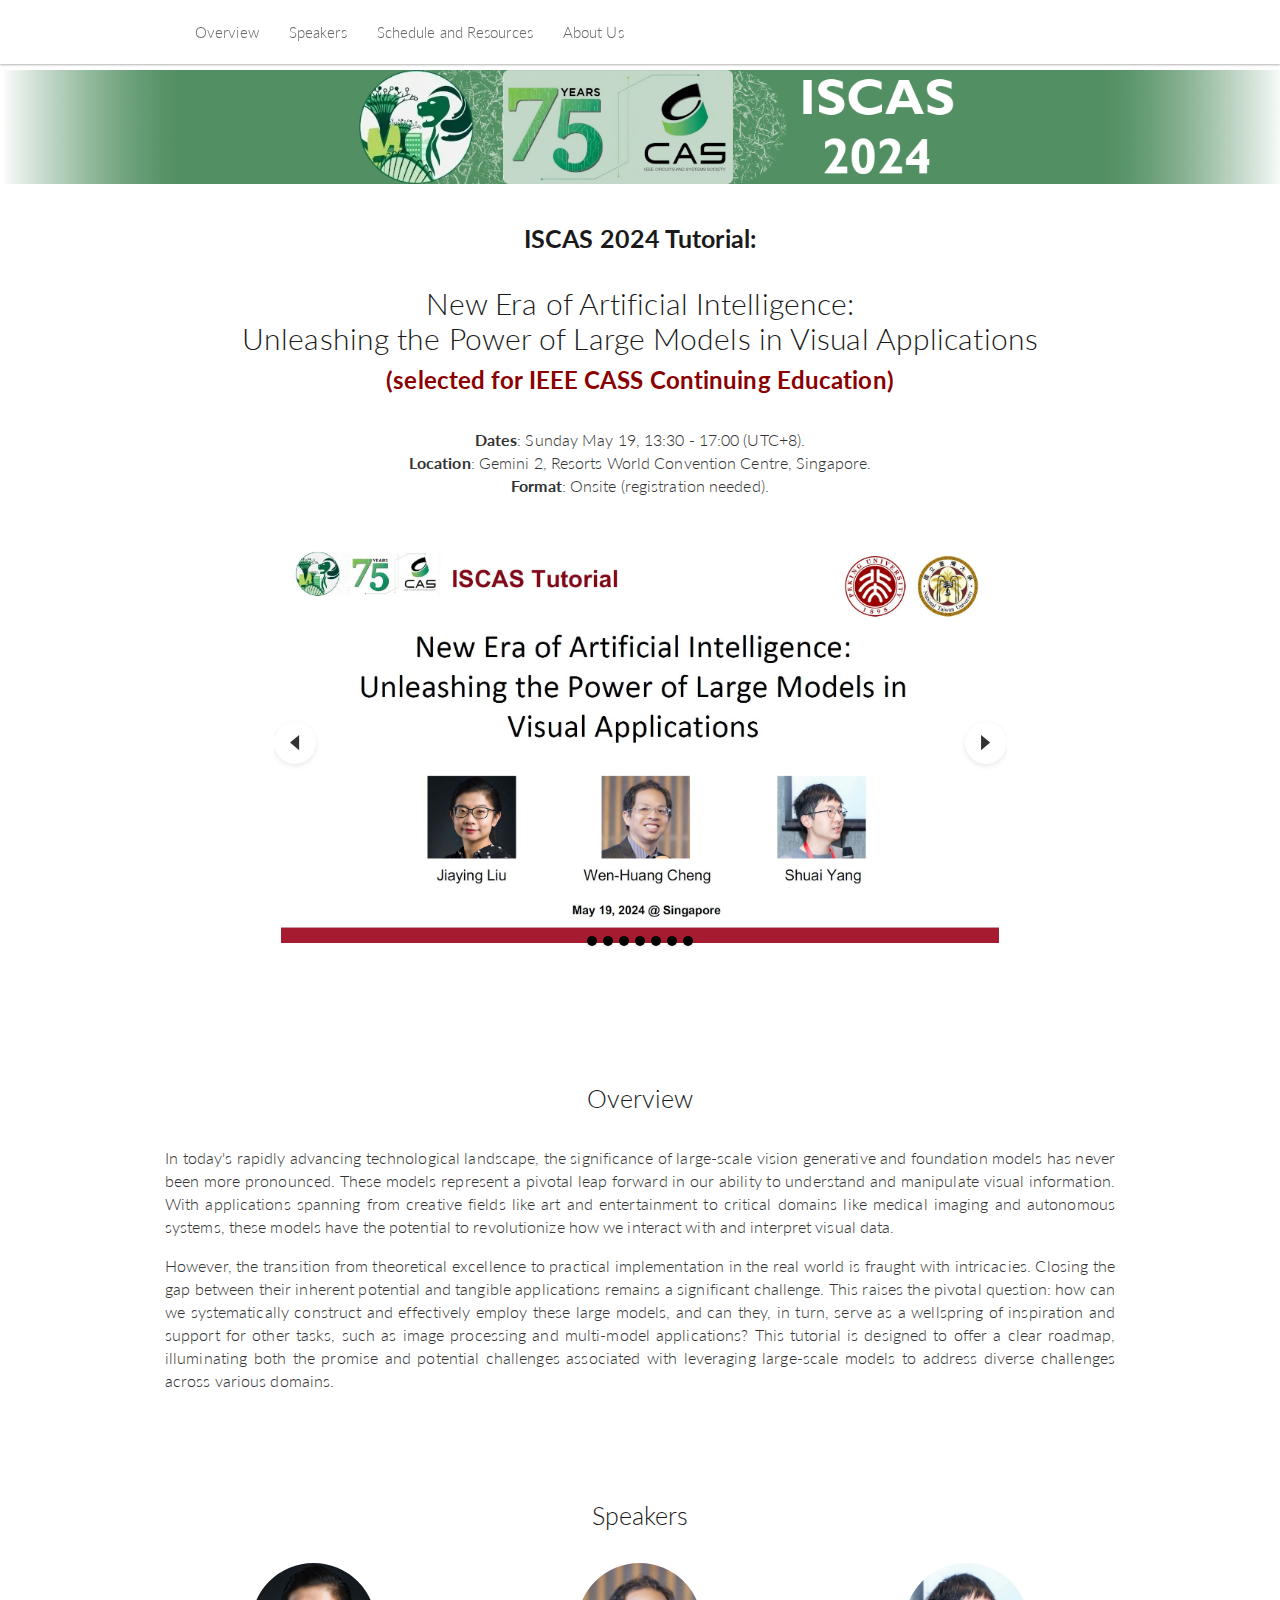
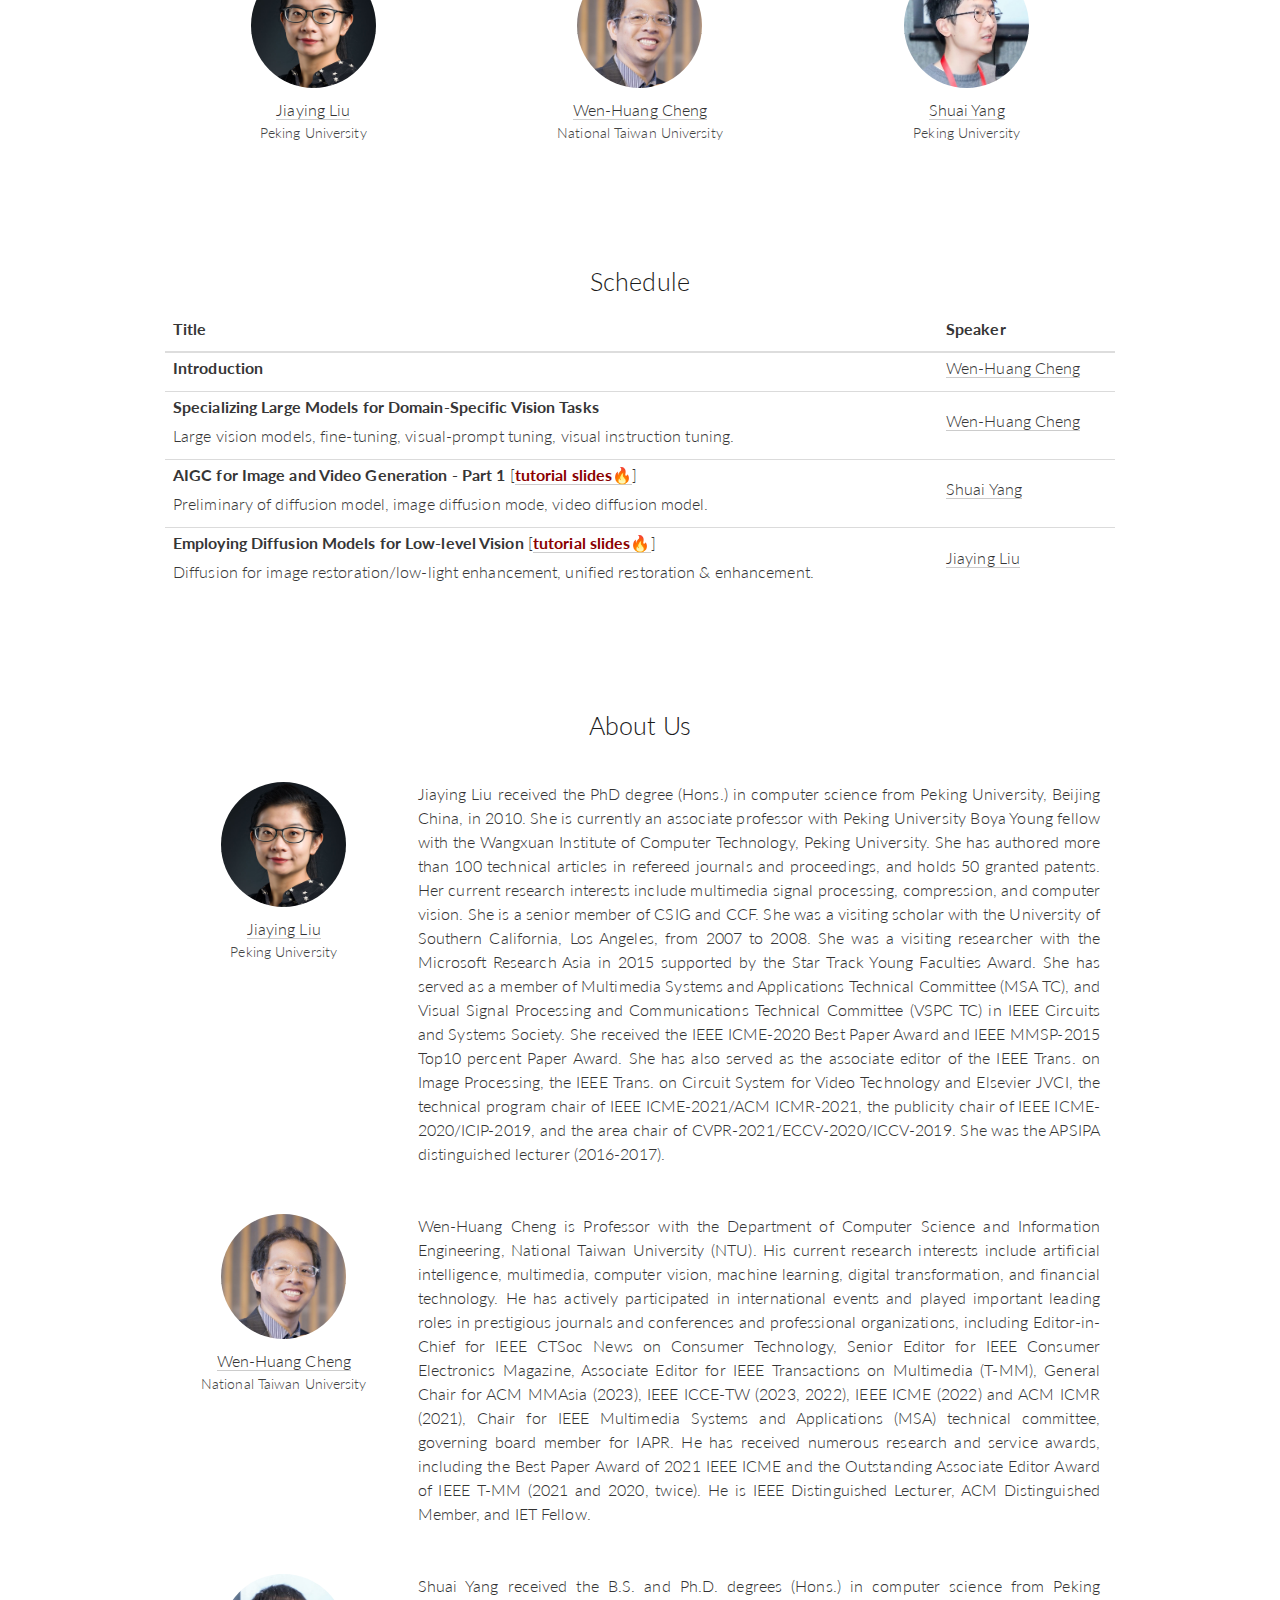
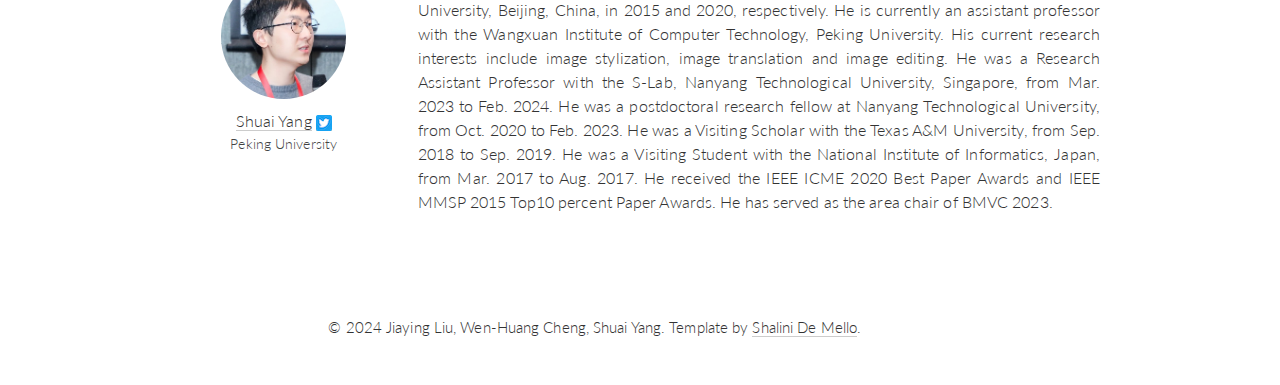
<file: projects/ISCAS2024/index.html>
<!DOCTYPE html>
<html>
<head>
	<meta charset="utf-8"/>
	<meta name="viewport" content="width=device-width, initial-scale=1.0">
	<meta http-equiv="X-UA-Compatible" content="IE=edge,chrome=1">

	<meta name="keywords" content="iscas, tutorial, iscas-2024, iscas2024, large model, large language model, generative model, diffusion, image restoration">


	<title>New Era of Artificial Intelligence: Unleashing the Power of Large Models in Visual Applications</title>
	<meta name="description" content="Tutorial in Conjunction with ISCAS 2024 ---">

	<!--Open Graph Related Stuff-->
	<meta property="og:title" content="New Era of Artificial Intelligence: Unleashing the Power of Large Models in Visual Applications"/>
	<meta property="og:url" content="https://williamyang1991.github.io/projects/ISCAS2024/index.html"/>
	<meta property="og:description" content="Tutorial in Conjunction with ISCAS 2024"/>
	<meta property="og:site_name" content="New Era of Artificial Intelligence: Unleashing the Power of Large Models in Visual Applications"/>
	<meta property="og:image" content="https://williamyang1991.github.io/projects/ISCAS2024/img/thumbnail.png"/>
	<meta property="og:image:url" content="https://williamyang1991.github.io/projects/ISCAS2024/img/thumbnail.png"/>

	<!--Twitter Card Stuff-->
	<meta name="twitter:card" content="summary_large_image">
	<meta name="twitter:creator" content="@ShuaiYang1991">
	<meta name="twitter:title" content="Denoising Diffusion-based Generative Modeling: Foundations and Applications"/>
	<meta name="twitter:image" content="https://williamyang1991.github.io/projects/ISCAS2024/img/thumbnail.png">
	<meta name="twitter:url" content="https://williamyang1991.github.io/projects/ISCAS2024/index.html"/>           
	<meta name="twitter:description" content="Tutorial on Large Models in Conjunction with ISCAS 2024"/>

	<!-- CSS  -->
	<link rel="stylesheet" type="text/css" href="./css/bulma.min.css">
	<link rel="stylesheet" type="text/css" href="./css/bulma-carousel.min.css">
	<link rel="stylesheet" type="text/css" href="./css/bulma-slider.min.css"> 
	<link rel="stylesheet" type="text/css" href="./css/index.css">  	
	<link rel="stylesheet" type="text/css" href="./css/bootstrap.min.css">
	<link rel="stylesheet" type="text/css" href="./css/main.css?1" media="screen,projection">
	

	<!-- Font Awesome -->
	<script src="https://ajax.googleapis.com/ajax/libs/jquery/3.5.1/jquery.min.js"></script>
	<script src="./js/bulma-carousel.min.js"></script>
	<script src="./js/bulma-slider.min.js"></script>
	<script src="./js/index.js"></script>
</head>

<body>
	<!-- <div class="top-strip"></div> -->
	<div class="navbar navbar-default navbar-fixed-top">
		<div class="container">

			<div class="navbar-header">
				<a class="navbar-brand" href="/"></a>
				<button class="navbar-toggle" type="button" data-toggle="collapse" data-target="#navbar-main">
					<span class="icon-bar"></span>
					<span class="icon-bar"></span>
					<span class="icon-bar"></span>
				</button>
			</div>

			<div class="navbar-collapse collapse" id="navbar-main">
				<ul class="nav navbar-nav">
					<li><a href="#overview">Overview</a></li>
					<li><a href="#speakers">Speakers</a></li>
					<li><a href="#talks">Schedule and Resources</a></li>
					<li><a href="#organizers">About Us</a></li>
				</ul>
			</div>

		</div>
	</div>

	<center>
		<img width="100%" src="./img/logo_with_cas75_text5.png" />
		<br>
	</center>


	<div class="container">
		<div class="page-content">
			<p><br /></p>
			<div class="row">
				<div class="col-xs-12">
					<center><h2><b>ISCAS 2024 Tutorial:</b></h2></center><br>
					<center><h1>New Era of Artificial Intelligence: <br> Unleashing the Power of Large Models in Visual Applications</h1></center>

					<h4 style="color:darkred;text-align:center">
						<b>
							(selected for IEEE CASS Continuing Education)
						</b>
					</h4>  <br>  
					<center><b>Dates</b>: Sunday May 19, 13:30 - 17:00 (UTC+8). <br/>
						<b>Location</b>: Gemini 2, Resorts World Convention Centre, Singapore. <br/>
						<b>Format</b>: Onsite (registration needed). <br/>
					</center>

				</div>
			</div>

			<div class="row">
				<div class="col-xs-12">
				  <div class="hero-body">
				  <div class="">
				    <!-- Abstract. -->
				    <div class="columns is-centered has-text-centered">
				      <div class="column is-four-fifths">
				        <div id="results-carousel" class="carousel results-carousel" data-autoplay="true">
				        <div class="column is-centered has-text-centered">
				          <img src="./img/overview0.jpg" width="750" class="is-centered"/>
				        </div>
				        <div class="column is-centered has-text-centered">
				          <img src="./img/overview1.jpg" width="750" class="is-centered"/>
				        </div>
				        <div class="column is-centered has-text-centered">
				          <img src="./img/overview2.jpg" width="750" class="is-centered"/>
				        </div>	
				        <div class="column is-centered has-text-centered">
				          <img src="./img/overview3.jpg" width="750" class="is-centered"/>
				        </div>
				        <div class="column is-centered has-text-centered">
				          <img src="./img/overview4.jpg" width="750" class="is-centered"/>
				        </div>		
				        <div class="column is-centered has-text-centered">
				          <img src="./img/overview5.jpg" width="750" class="is-centered"/>
				        </div>	
				        <div class="column is-centered has-text-centered">
				          <img src="./img/overview6.jpg" width="750" class="is-centered"/>
				        </div>				        				        		        				     			      
				        </div>
				        </div>
				        </div>
				    </div>
				    </div>
				</div>
			</div>

			<br id="overview"/>
			<br><br>
			<br/>
			<h2>Overview</h2>
			<br/>
			<p>
				In today's rapidly advancing technological landscape, the significance of large-scale vision generative and foundation models has never been more pronounced. These models represent a pivotal leap forward in our ability to understand and manipulate visual information. With applications spanning from creative fields like art and entertainment to critical domains like medical imaging and autonomous systems, these models have the potential to revolutionize how we interact with and interpret visual data.
			</p>
			<p>
				However, the transition from theoretical excellence to practical implementation in the real world is fraught with intricacies. Closing the gap between their inherent potential and tangible applications remains a significant challenge. This raises the pivotal question: how can we systematically construct and effectively employ these large models, and can they, in turn, serve as a wellspring of inspiration and support for other tasks, such as image processing and multi-model applications? This tutorial is designed to offer a clear roadmap, illuminating both the promise and potential challenges associated with leveraging large-scale models to address diverse challenges across various domains.
			</p>

			<br id="speakers" /><br/>
			<br>
			<br>

			<div class="row">
				<div class="col-xs-12">
					<h2>Speakers</h2><br>
				</div>
			</div>
			<div class="row">
				<div class="col-xs-12">


					<div class="row">
						<div class="col-xs-4" id="jiaying">
							<center>
								<a href="http://www.wict.pku.edu.cn/struct/people/liujiaying.html">
									<img class="people-pic" src="./img/people/jiaying.jpg" />
								</a>
								<div class="people-name">
									<a href="http://www.wict.pku.edu.cn/struct/people/liujiaying.html">Jiaying Liu</a>
									<h6>Peking University</h6>
								</div>
							</center>
						</div>
						<div class="col-xs-4" id="wenhuang">
							<center>
								<a href="https://www.csie.ntu.edu.tw/~wenhuang/">
									<img class="people-pic" src="./img/people/wenhuang.jpg" />
								</a>
								<div class="people-name">
									<a href="https://www.csie.ntu.edu.tw/~wenhuang/">Wen-Huang Cheng</a>
									<h6>National Taiwan University</h6>
								</div>
							</center>
						</div>
						<div class="col-xs-4" id="shuai">
							<center>
								<a href="https://williamyang1991.github.io/">
									<img class="people-pic" src="./img/people/shuai.jpg" />
								</a>
								<div class="people-name">
									<a href="https://williamyang1991.github.io/">Shuai Yang</a>
									<h6>Peking University</h6>
								</div>
							</center>
						</div>
					</div>

					<br>
					<br id="talks" /><br/>
					<br>
					<br>

					<div class="row">
						<div class="col-xs-12">
							<h2>Schedule</h2>
							<table class="table schedule" style="border:none !important;">
								<thead class="thead-light">
									<tr>
										<th>Title</th>
										<th>Speaker</th>
									</tr>
								</thead>
								<tbody>

									<tr>
										<td><b>Introduction</b></td>
										<td><a href="https://www.csie.ntu.edu.tw/~wenhuang/">Wen-Huang Cheng</a></td>
									</tr>

									<tr>
										<td><b>Specializing Large Models for Domain-Specific Vision Tasks</b><br/>Large vision models, fine-tuning, visual-prompt tuning, visual instruction tuning.</td>
										<td><a href="https://www.csie.ntu.edu.tw/~wenhuang/">Wen-Huang Cheng</a></td>
									</tr>

									<tr>
										<td><b>AIGC for Image and Video Generation - Part 1</b> [<a style="color:darkred;" href="https://github.com/williamyang1991/ISCAS_Tutorial"><b>tutorial slides</b>&#128293</a>] <br/>Preliminary of diffusion model, image diffusion mode, video diffusion model.</td>
										<td><a href="https://williamyang1991.github.io/">Shuai Yang</a></td>
									</tr>

									<tr>
										<td><b>Employing Diffusion Models for Low-level Vision</b> [<a style="color:darkred;" href="https://github.com/williamyang1991/ISCAS_Tutorial"><b>tutorial slides</b>&#128293</a>] <br/>Diffusion for image restoration/low-light enhancement, unified restoration & enhancement.</td>
										<td><a href="http://www.wict.pku.edu.cn/struct/people/liujiaying.html">Jiaying Liu</a></td>
									</tr>

								</tbody>
							</table>
						</div>
					</div>


					<br id="organizers" />
					<br>
					<br>
					<br>

					<div class="row">
						<div class="col-xs-12">
							<h2>About Us</h2>
						</div>
					</div>

					<div class="row speaker" id="jiaying">
						<div class="col-sm-3" style="text-align: center">
							<a href="http://www.wict.pku.edu.cn/struct/people/liujiaying.html">
								<img class="people-pic" src="./img/people/jiaying.jpg" />
							</a>
							<div class="people-name">
								<a href="http://www.wict.pku.edu.cn/struct/people/liujiaying.html">Jiaying Liu</a>
								<h6>Peking University</h6>
							</div>
						</div>
						<div class="col-md-9">
							<p class="speaker-bio">
								Jiaying Liu received the PhD degree (Hons.) in computer science from Peking University, Beijing China, in 2010. She is currently an associate professor with Peking University Boya Young fellow with the Wangxuan Institute of Computer Technology, Peking University. She has authored more than 100 technical articles in refereed journals and proceedings, and holds 50 granted patents. Her current research interests include multimedia signal processing, compression, and computer vision. She is a senior member of CSIG and CCF. She was a visiting scholar with the University of Southern California, Los Angeles, from 2007 to 2008. She was a visiting researcher with the Microsoft Research Asia in 2015 supported by the Star Track Young Faculties Award. She has served as a member of Multimedia Systems and Applications Technical Committee (MSA TC), and Visual Signal Processing and Communications Technical Committee (VSPC TC) in IEEE Circuits and Systems Society. She received the IEEE ICME-2020 Best Paper Award and IEEE MMSP-2015 Top10 percent Paper Award. She has also served as the associate editor of the IEEE Trans. on Image Processing, the IEEE Trans. on Circuit System for Video Technology and Elsevier JVCI, the technical program chair of IEEE ICME-2021/ACM ICMR-2021, the publicity chair of IEEE ICME-2020/ICIP-2019, and the area chair of CVPR-2021/ECCV-2020/ICCV-2019. She was the APSIPA distinguished lecturer (2016-2017).
							</p>
						</div>
					</div>




					<div class="row speaker" id="wenhuang">
						<div class="col-sm-3" style="text-align: center">
							<a href="https://www.csie.ntu.edu.tw/~wenhuang/">
								<img class="people-pic" src="./img/people/wenhuang.jpg" />
							</a>
							<div class="people-name">
								<a href="https://www.csie.ntu.edu.tw/~wenhuang/">Wen-Huang Cheng</a>
								<h6>National Taiwan University</h6>
							</div>
						</div>
						<div class="col-md-9">
							<p class="speaker-bio">
								Wen-Huang Cheng is Professor with the Department of Computer Science and Information Engineering, National Taiwan University (NTU). His current research interests include artificial intelligence, multimedia, computer vision, machine learning, digital transformation, and financial technology. He has actively participated in international events and played important leading roles in prestigious journals and conferences and professional organizations, including Editor-in-Chief for IEEE CTSoc News on Consumer Technology, Senior Editor for IEEE Consumer Electronics Magazine, Associate Editor for IEEE Transactions on Multimedia (T-MM), General Chair for ACM MMAsia (2023), IEEE ICCE-TW (2023, 2022), IEEE ICME (2022) and ACM ICMR (2021), Chair for IEEE Multimedia Systems and Applications (MSA) technical committee, governing board member for IAPR. He has received numerous research and service awards, including the Best Paper Award of 2021 IEEE ICME and the Outstanding Associate Editor Award of IEEE T-MM (2021 and 2020, twice). He is IEEE Distinguished Lecturer, ACM Distinguished Member, and IET Fellow.
							</p>
						</div>
					</div>



					<div class="row speaker" id="shuai">
						<div class="col-sm-3" style="text-align: center">
							<a href="https://williamyang1991.github.io/">
								<img class="people-pic" src="./img/people/shuai.jpg" />
							</a>
							<div class="people-name">
								<a href="https://williamyang1991.github.io/">Shuai Yang</a> <a href="https://twitter.com/ShuaiYang1991"><img src="./img/Twitter_Social_Icon_Rounded_Square_Color.png" /></a>
								<h6>Peking University</h6>
							</div>
						</div>
						<div class="col-md-9">
							<p class="speaker-bio">
								Shuai Yang received the B.S. and Ph.D. degrees (Hons.) in computer science from Peking University, Beijing, China, in 2015 and 2020, respectively. 
								He is currently an assistant professor with the Wangxuan Institute of Computer Technology, Peking University. His current research interests include image stylization, image translation and image editing. 
								He was a Research Assistant Professor with the S-Lab, Nanyang Technological University, Singapore, from Mar. 2023 to Feb. 2024. He was a postdoctoral research fellow at Nanyang Technological University, from Oct. 2020 to Feb. 2023. He was a Visiting Scholar with the Texas A&M University, from Sep. 2018 to Sep. 2019. He was a Visiting Student with the National Institute of Informatics, Japan, from Mar. 2017 to Aug. 2017. He received the IEEE ICME 2020 Best Paper Awards and IEEE MMSP 2015 Top10 percent Paper Awards. He has served as the area chair of BMVC 2023.
							</p>
						</div>
					</div>





					<br/>
				</div>
			</div>

		</div>
	</div>

	<div class="section text-gray" id="footer">
		<div class="container">
			<div class="row">
				<div class="col-sm-2">

                            <!-- <p class="social">
                                <a href="mailto:organizers@pirm2018.org" class="email" data-animate-hover="shake" data-animate="fadeInUp"><i class="fa fa-envelope"></i></a>
                            </p> -->
                </div>
                <!-- /.6 -->  
                <div class="col-sm-10">
                	<p><small>&copy; 2024 Jiaying Liu, Wen-Huang Cheng, Shuai Yang.
                		Template by <a href="https://nvlabs.github.io/eccv2020-limited-labels-data-tutorial/" class="external"> Shalini De Mello</a>.</small></p>
               	</div>

            </div>

        </div>
    </div>

</body>
</html>
</file>
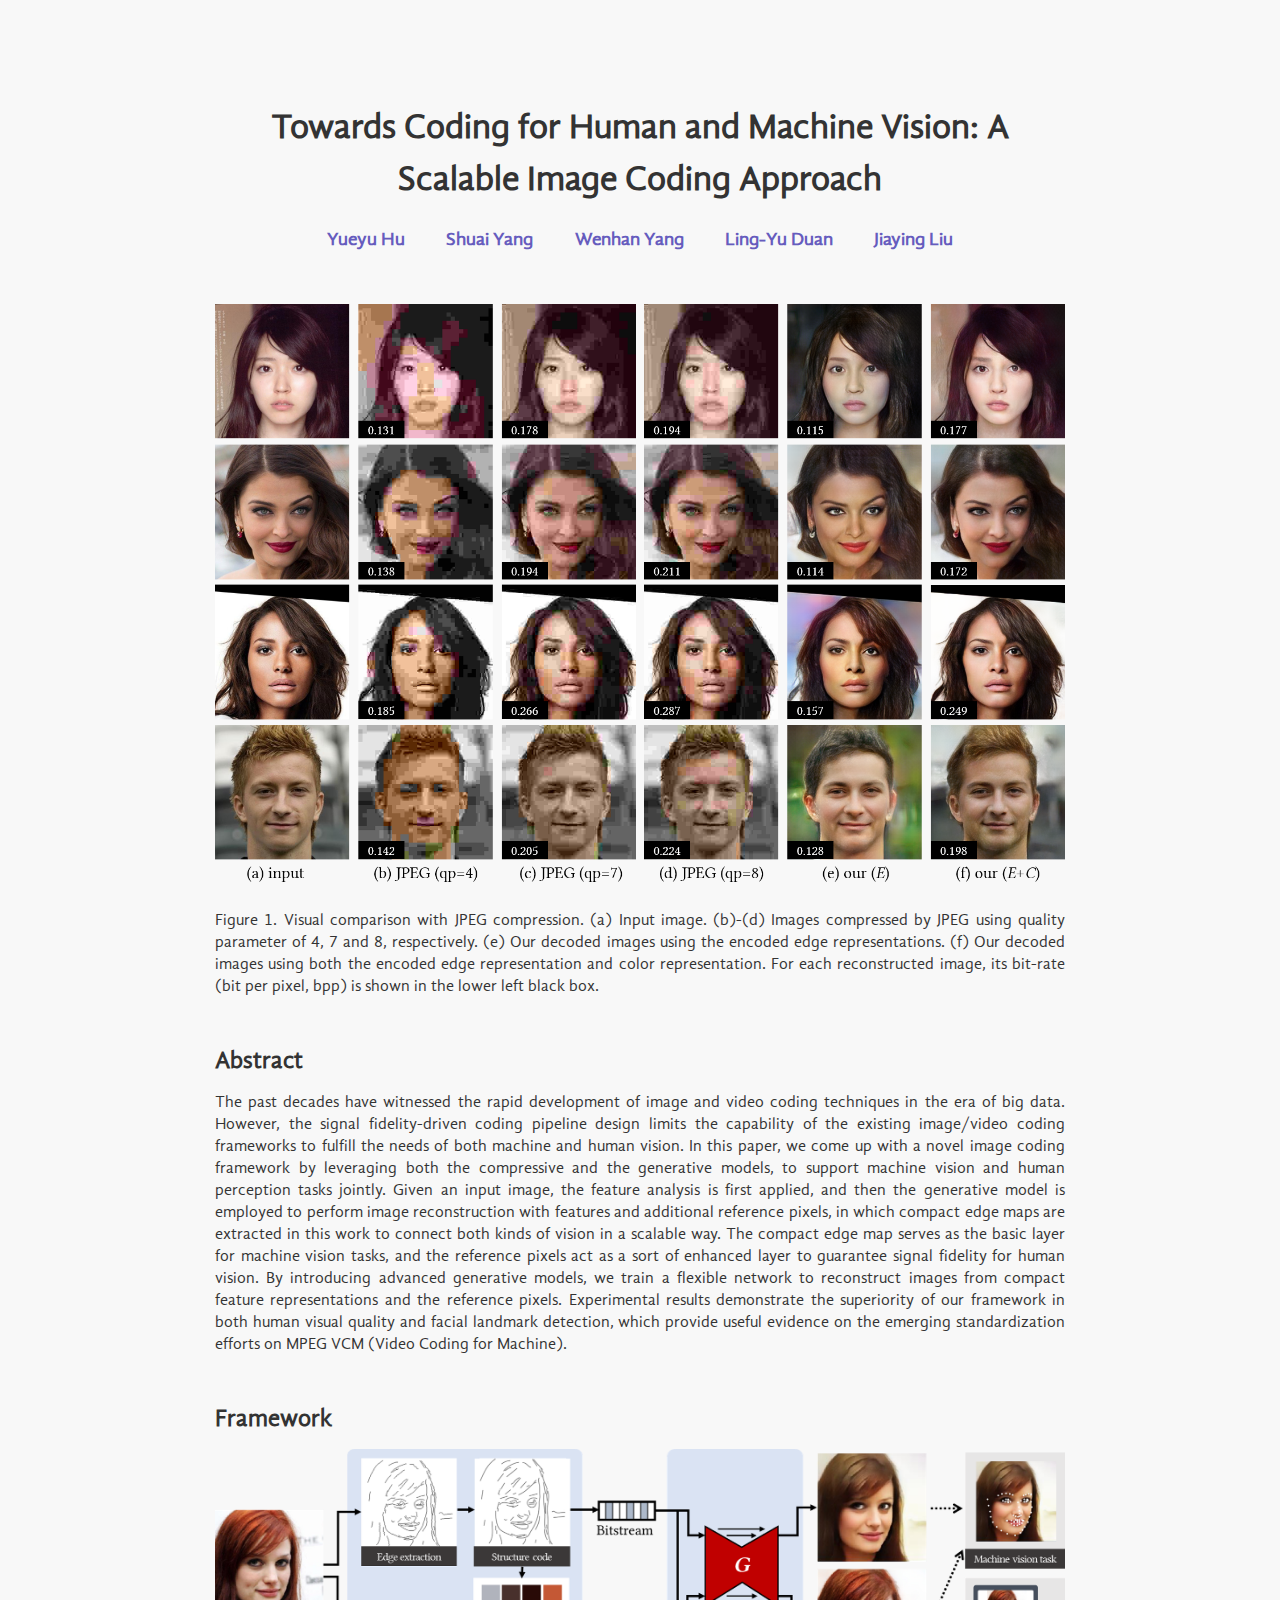
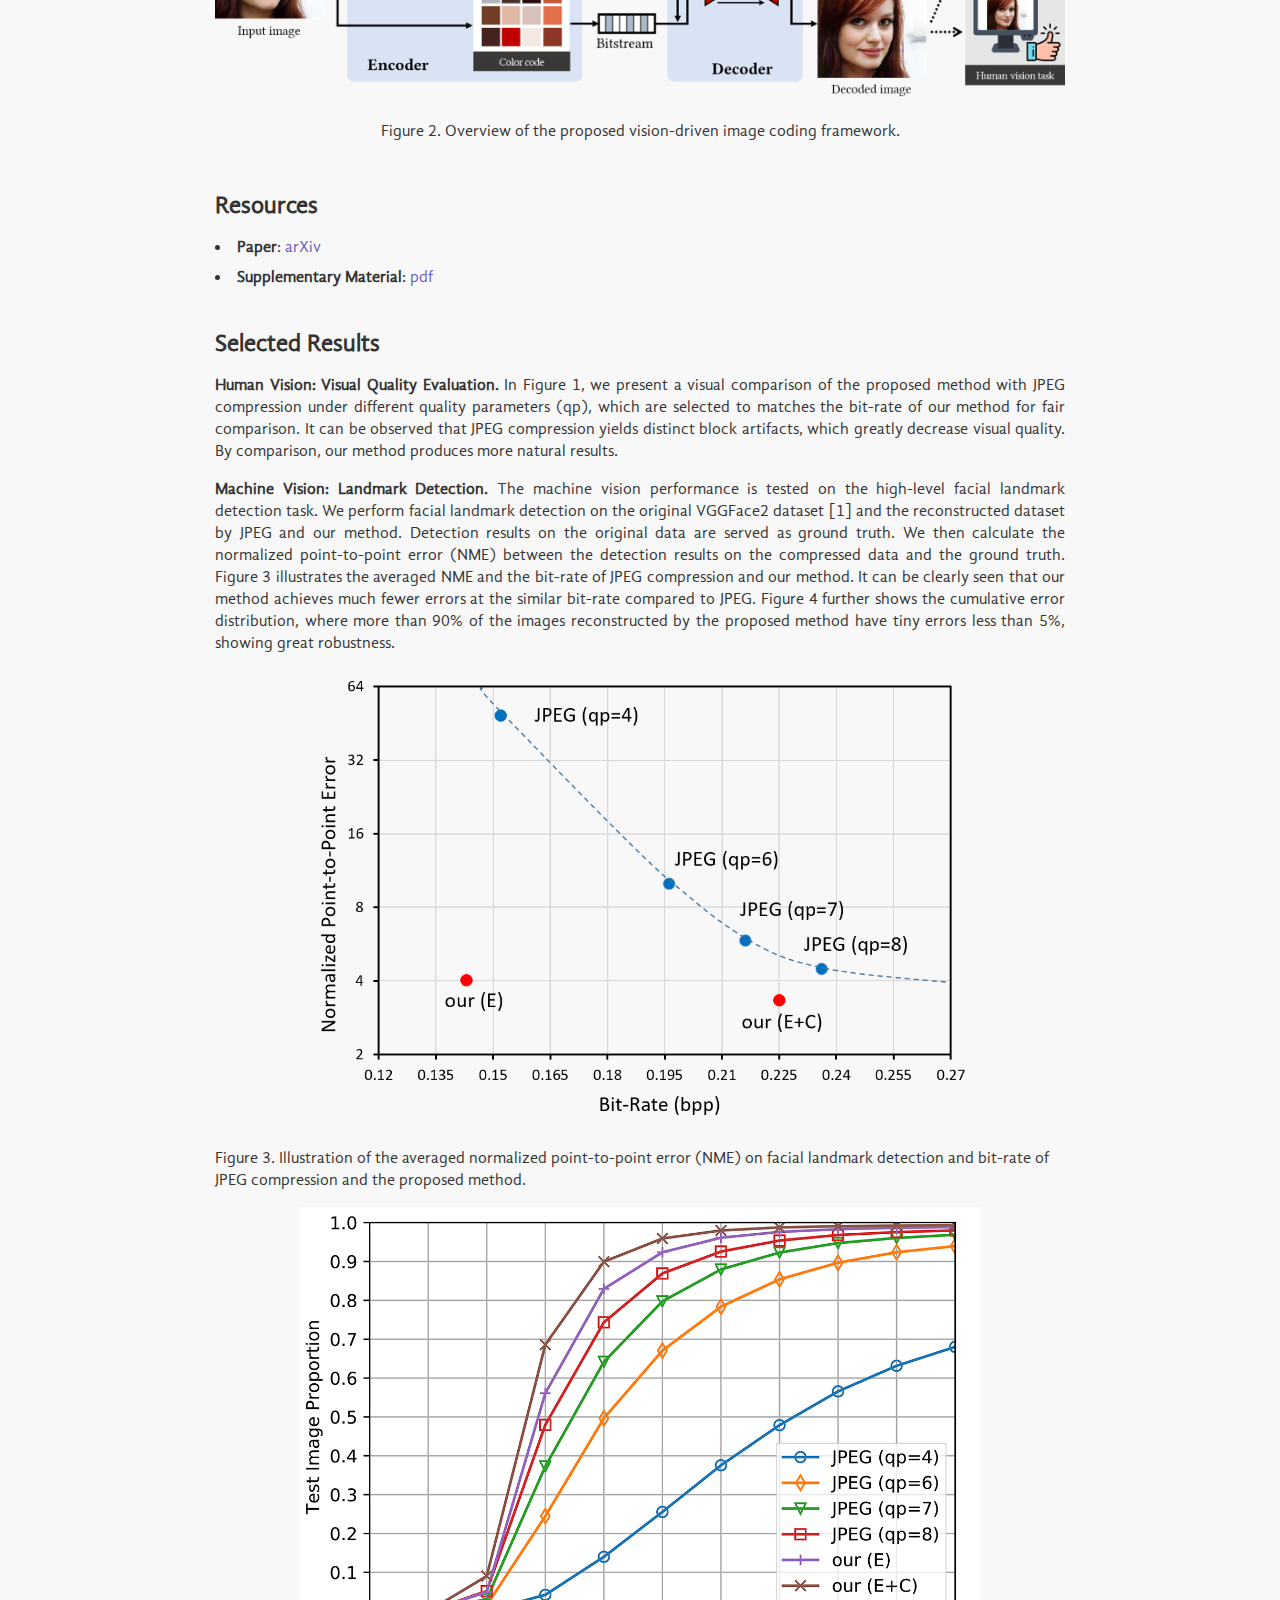
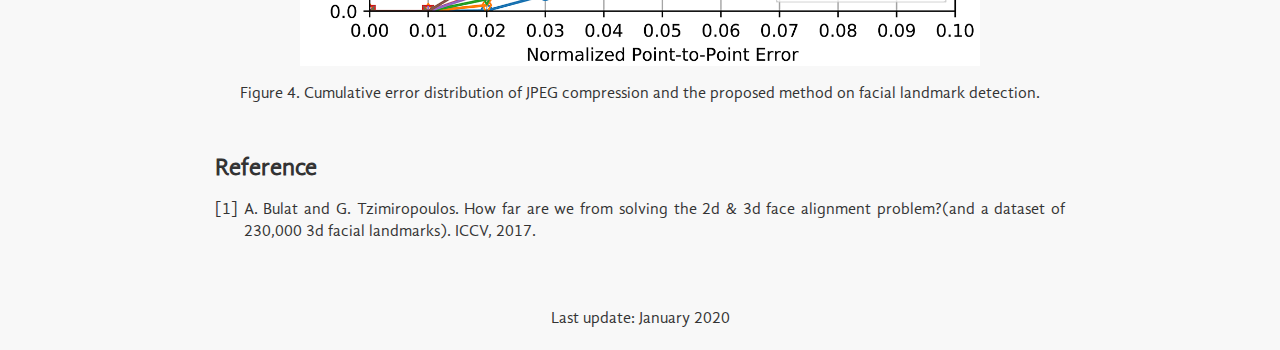
<file: projects/VCM-Face/index.html>
<!DOCTYPE html PUBLIC "-//W3C//DTD HTML 4.0 Transitional//EN">
<html xmlns="http://www.w3.org/1999/xhtml"><head><meta http-equiv="Content-Type" content="text/html; charset=UTF-8">
<meta name="language" content="english">
<title>Video Coding for Machine</title>
<meta name="description" content="VCM">
<meta name="author" content="Shuai Yang">
<link rel="icon" type="image/x-icon" href="http://www.icst.pku.edu.cn/favicon.ico">
<link rel="stylesheet" type="text/css" href="VCM-Face/css/project.css">
</head>
	<script> 
	function coming_soon()
	{
		alert("We are cleaning up our code to make it more simple and readable");
	}
	</script> 

<body>
<div id="main">
  
	<div class="content"><br>
		<div class="title">
			<h1>Towards Coding for Human and Machine Vision: A Scalable Image Coding Approach</h1>
		</div>
		<div class="authors">
			<div class='author'>
				 <A href="mailto:huyy@pku.edu.cn" style="text-decoration: none">Yueyu Hu</A>
		    </div>
			<div class='author'>
				 <A href="mailto:williamyang@pku.edu.cn" style="text-decoration: none">Shuai Yang</A>
		    </div>
			<div class='author'>
				 <A href="mailto:yangwenhan@pku.edu.cn" style="text-decoration: none">Wenhan Yang</A>
			</div>		
			<div class='author'>
				 <A href="mailto:lingyu@pku.edu.cn" style="text-decoration: none">Ling-Yu Duan</A>
			</div>				
			<div class='author'>
				 <A href="mailto:liujiaying@pku.edu.cn" style="text-decoration: none">Jiaying Liu</A>
			</div>		
		</div>
		<br>
		<div class="overview sec">
			<div class="picture_wrapper">
		  		<img src='VCM-Face/figures/example.png' width='100%' alt="Teaser" >
		  				  		<p style="text-align: justify">Figure 1. Visual comparison with JPEG compression. (a) Input image. (b)-(d) Images compressed by JPEG using quality parameter of 4, 7 and 8, respectively. (e) Our decoded images using the encoded edge representations. (f) Our decoded images using both the encoded edge representation and color representation. For each reconstructed image, its bit-rate (bit per pixel, bpp) is shown in the lower left black box.</p>
	  		</div>
	  	</div>

		<div class="abstract_sec">
			<h2>Abstract</h2>
			<div class='desp'>
				<p style="text-align:justify">
				 The past decades have witnessed the rapid development of image and video coding techniques in the era of big data. However, the signal fidelity-driven coding pipeline design limits the capability of the existing image/video coding frameworks to fulfill the needs of both machine and human vision. In this paper, we come up with a novel image coding framework by leveraging both the compressive and the generative models, to support machine vision and human perception tasks jointly. Given an input image, the feature analysis is first applied, and then the generative model is employed to perform image reconstruction with features and additional reference pixels, in which compact edge maps are extracted in this work to connect both kinds of vision in a scalable way. The compact edge map serves as the basic layer for machine vision tasks, and the reference pixels act as a sort of enhanced layer to guarantee signal fidelity for human vision. By introducing advanced generative models, we train a flexible network to reconstruct images from compact feature representations and the reference pixels. Experimental results demonstrate the superiority of our framework in both human visual quality and facial landmark detection, which provide useful evidence on the emerging standardization efforts on MPEG VCM (Video Coding for Machine).
				 </p>
			</div>
		</div>

		<div class="abstract_sec">
			<h2>Framework</h2>
			<div class="images">
		  		<img src='VCM-Face/figures/framework.png' width='100%' alt="Teaser" >
		  		<p style="text-align: center">Figure 2. Overview of the proposed vision-driven image coding framework.</p>
	  		</div>
	  	</div>	


		<div class="download_sec">
			<h2>Resources</h2>
			<div>
				<li><strong>Paper</strong>: <a href="#">arXiv</a></li>
				<li><strong>Supplementary Material</strong>: <a href="VCM-Face/files/VCM-Face-supp.pdf">pdf</a></li>
			</div>
		</div>


		<div class="experiments_sec">		
			<h2>Selected Results</h2>
				<p style="text-align:justify">
				 <b>Human Vision: Visual Quality Evaluation.</b> In Figure 1, we present a visual comparison of the proposed method with JPEG compression under different quality parameters (qp), which are selected to matches the bit-rate of our method for fair comparison. It can be observed that JPEG compression yields distinct block artifacts, which greatly decrease visual quality. By comparison, our method produces more natural results.
				 </p>		
				 <p style="text-align:justify">
				 <b>Machine Vision: Landmark Detection.</b> The machine vision performance is tested on the high-level facial landmark detection task. We perform facial landmark detection on the original VGGFace2 dataset [1] and the reconstructed dataset by JPEG and our method. Detection results on the original data are served as ground truth. We then calculate the normalized point-to-point error (NME) between the detection results on the compressed data and the ground truth. Figure 3 illustrates the averaged NME and the bit-rate of JPEG compression and our method. It can be clearly seen that our method achieves much fewer errors at the similar bit-rate compared to JPEG. Figure 4 further shows the cumulative error distribution, where more than 90% of the images reconstructed by the proposed method have tiny errors less than 5%, showing great robustness.
				 </p>				 
			<div id="images" style="text-align: center">
				<img src="VCM-Face/figures/1.png" alt="" width="80%" >		
				<P style="text-align: left">Figure 3. Illustration of the averaged normalized point-to-point error (NME) on facial landmark detection and bit-rate of JPEG compression and the proposed method.</P>	
			</div>				
			<div id="images" style="text-align: center">
				<img src="VCM-Face/figures/pltCED.png" alt="" width="80%" >		
				<P style="text-align: center">Figure 4. Cumulative error distribution of JPEG compression and the proposed method on facial landmark detection.</P>	
			</div>					
		</div>

		<div class="reference_sec">
		<h2>Reference</h2>
		  <div class="bib">
		    <p>[1] A. Bulat and G. Tzimiropoulos. How far are we from solving the 2d & 3d face alignment problem?(and a dataset of 230,000
3d facial landmarks). ICCV, 2017.</p>
		  </div>
	</div>
		
		<br></br> 
	<p class="banner"align="center">Last update: January 2020</p>
  </div>
</div>
</body>
</html>
</file>
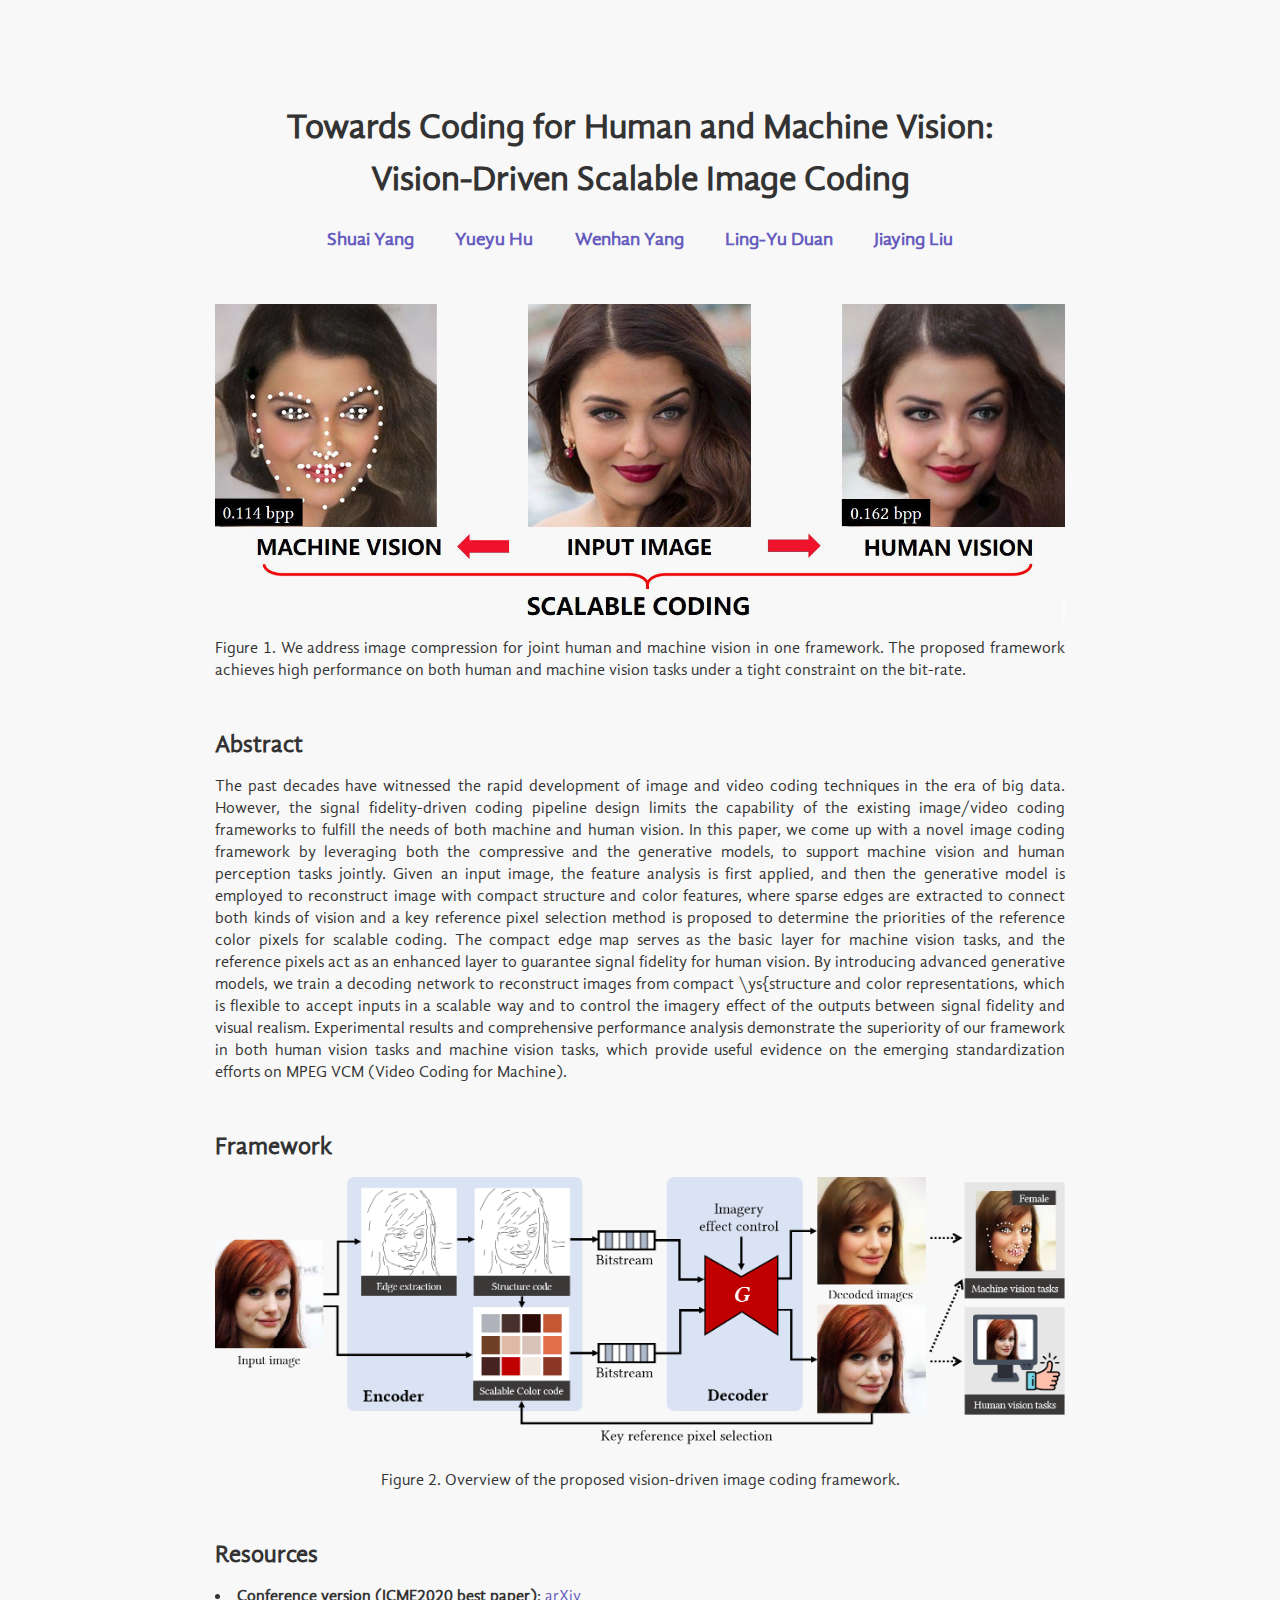
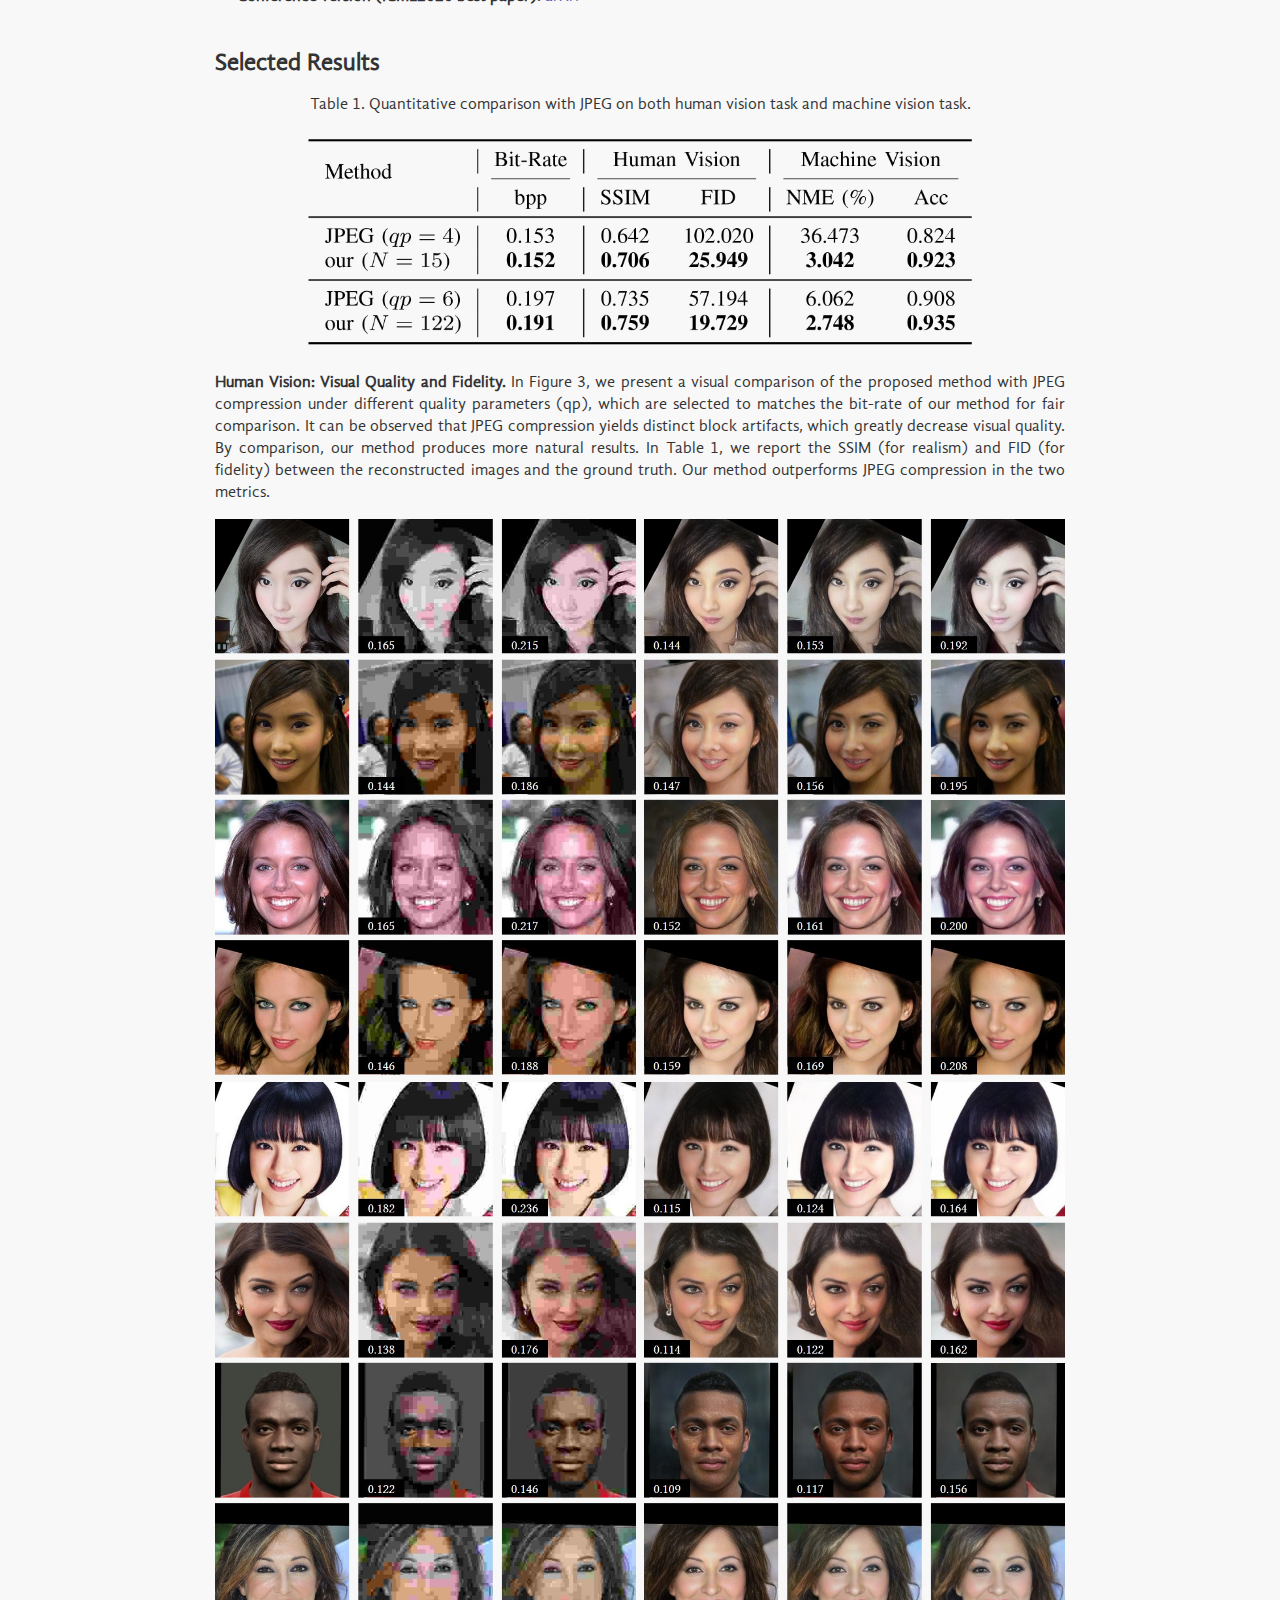
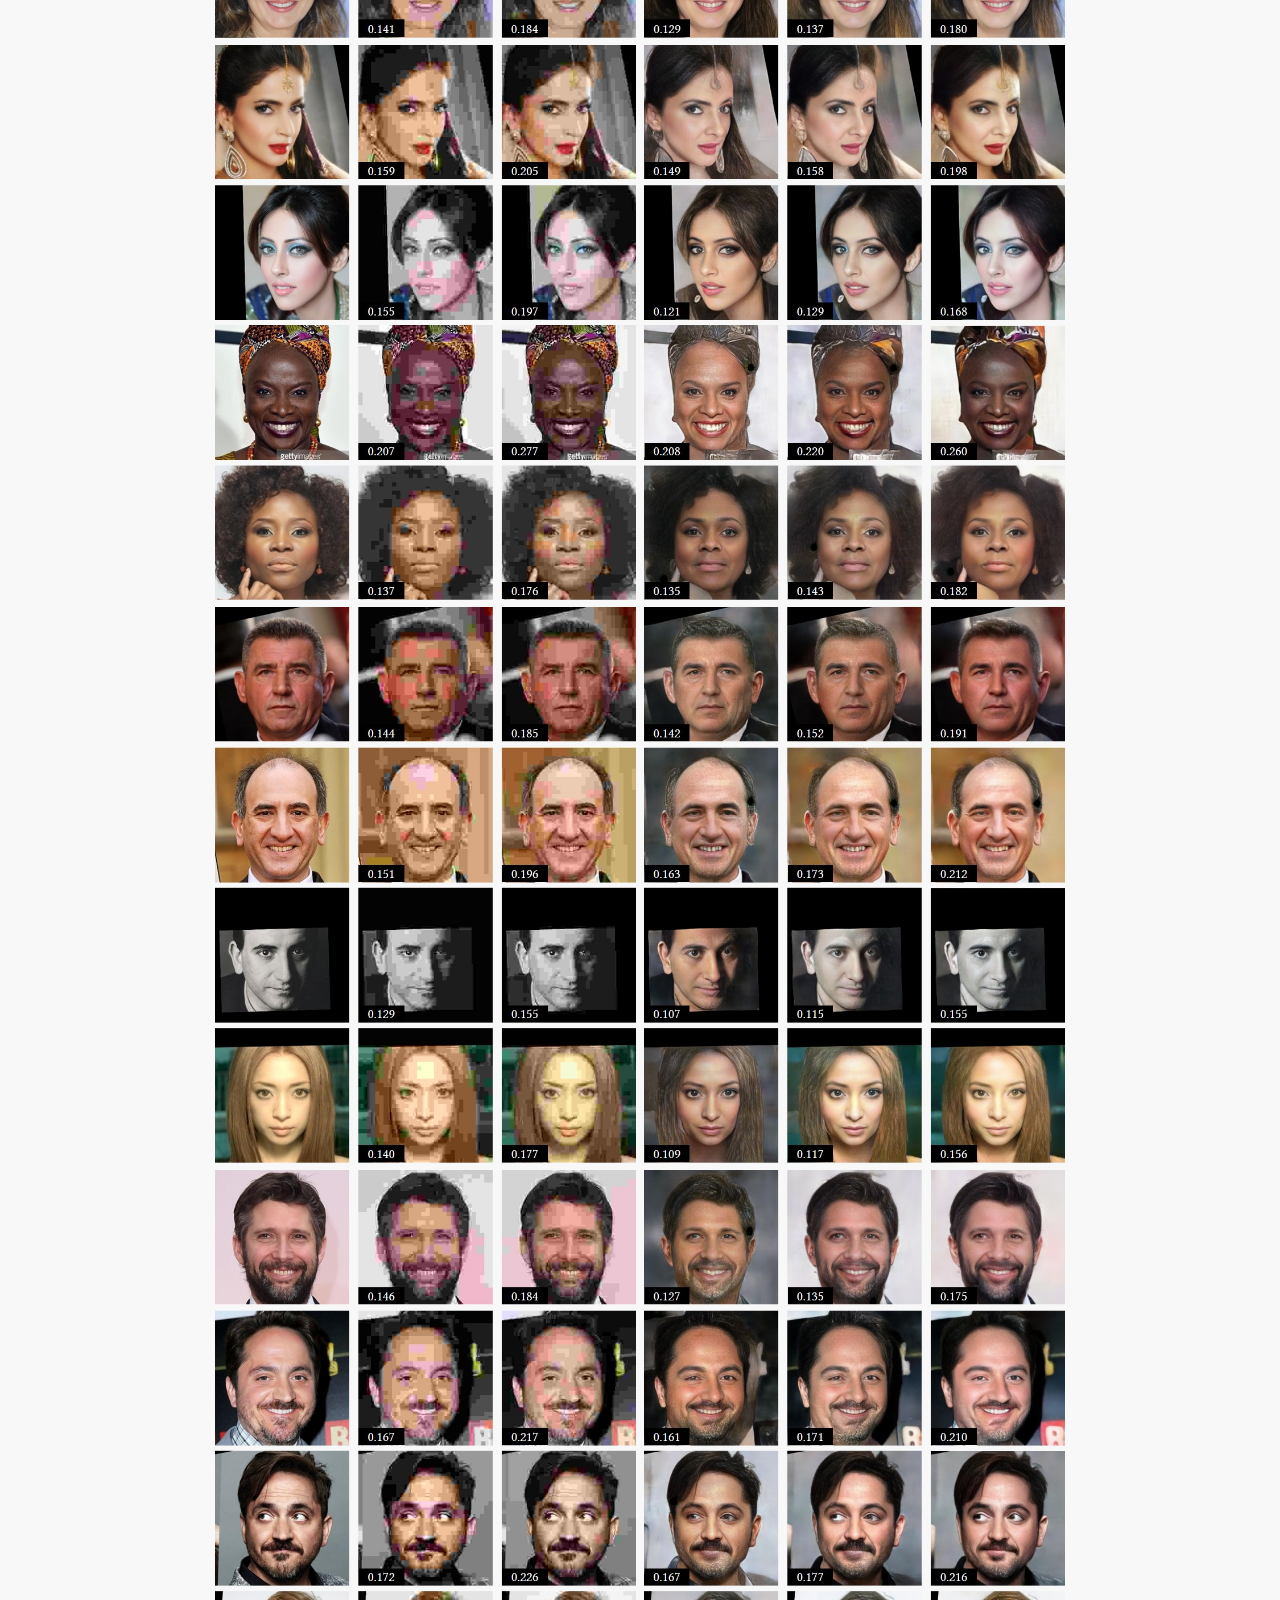
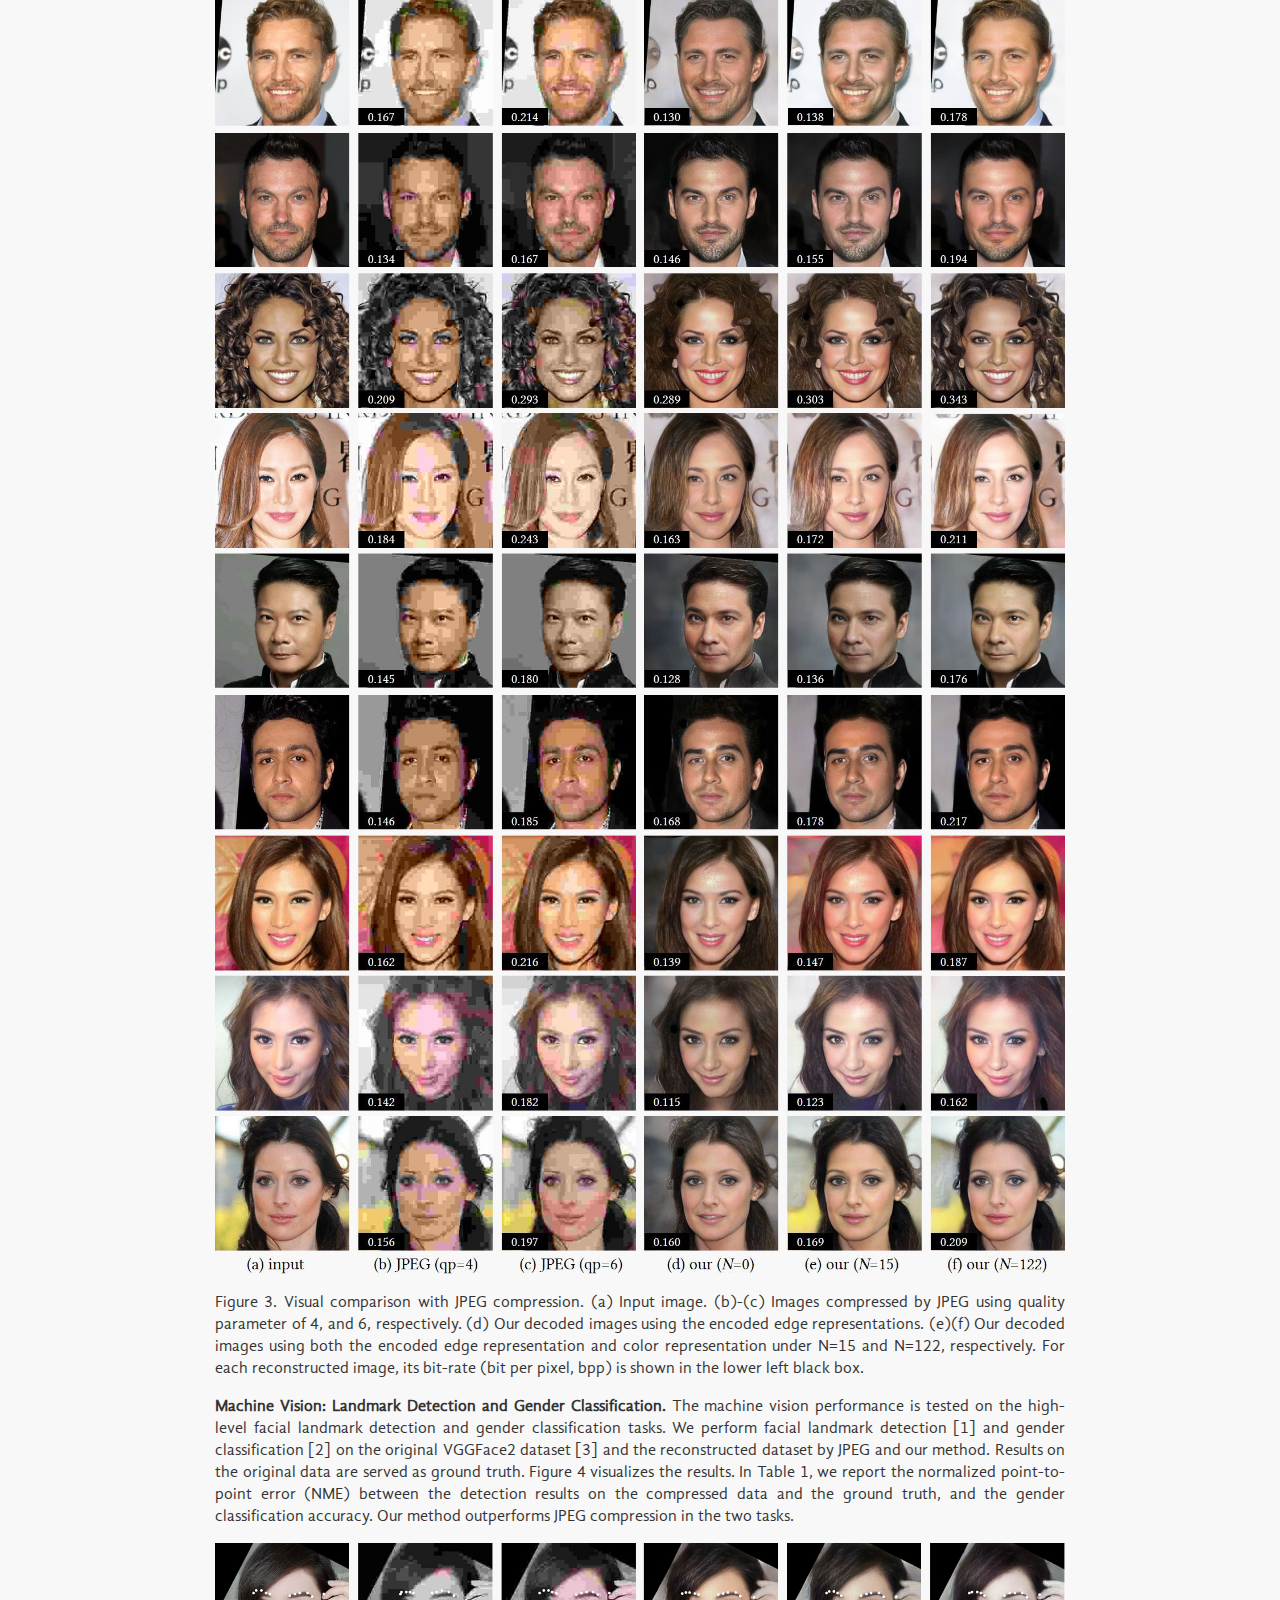
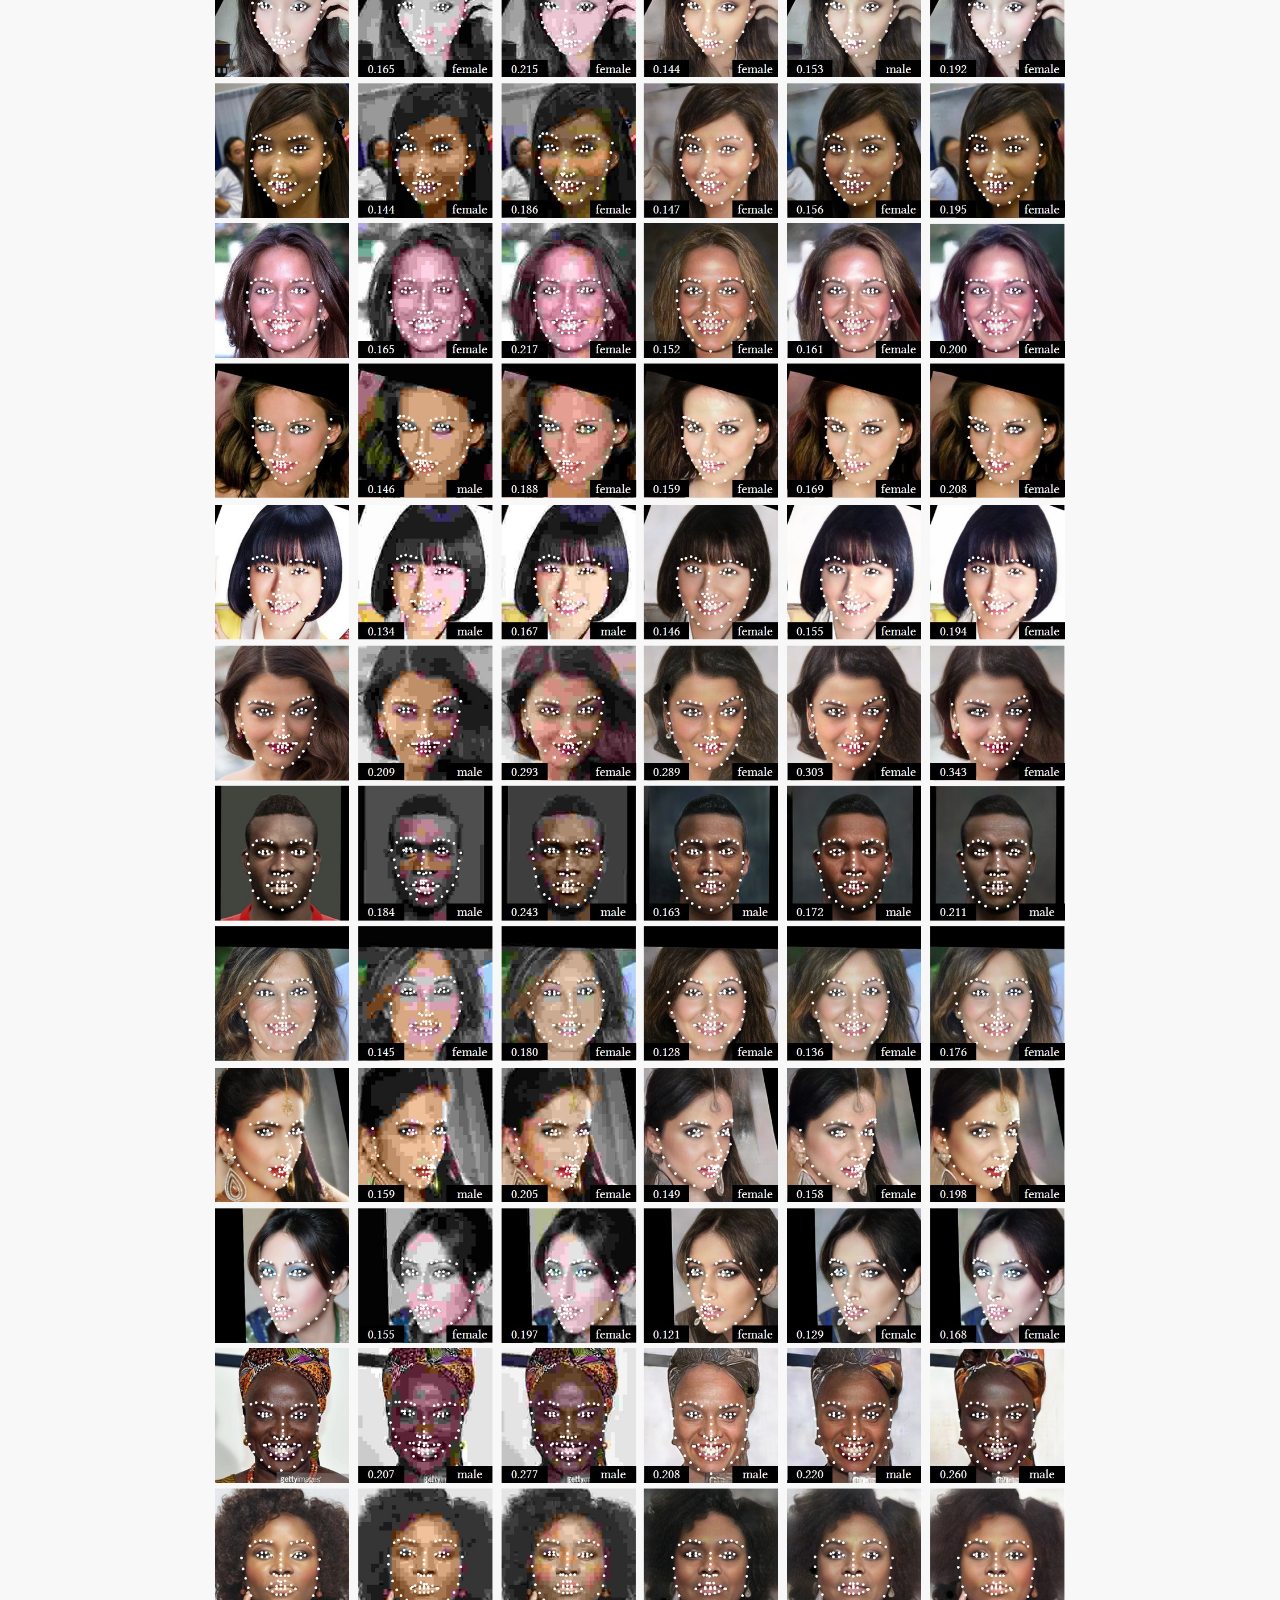
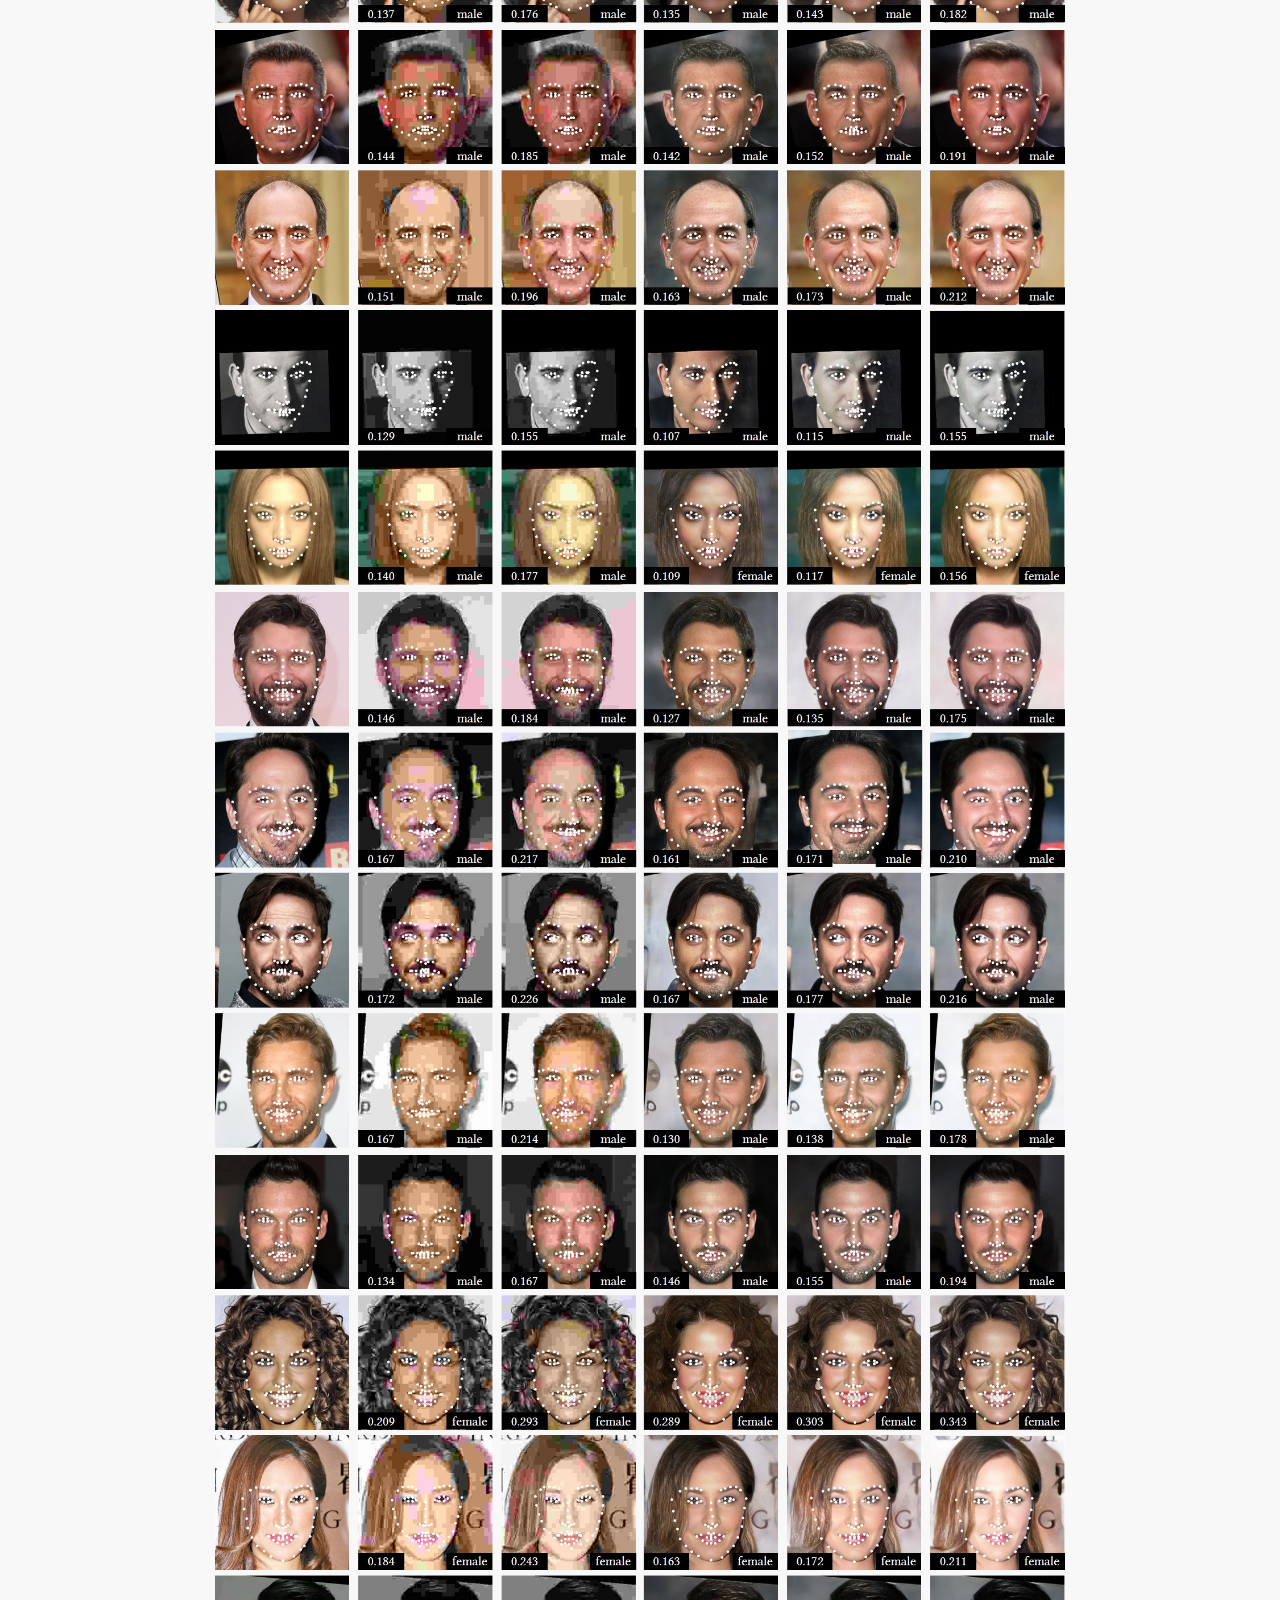
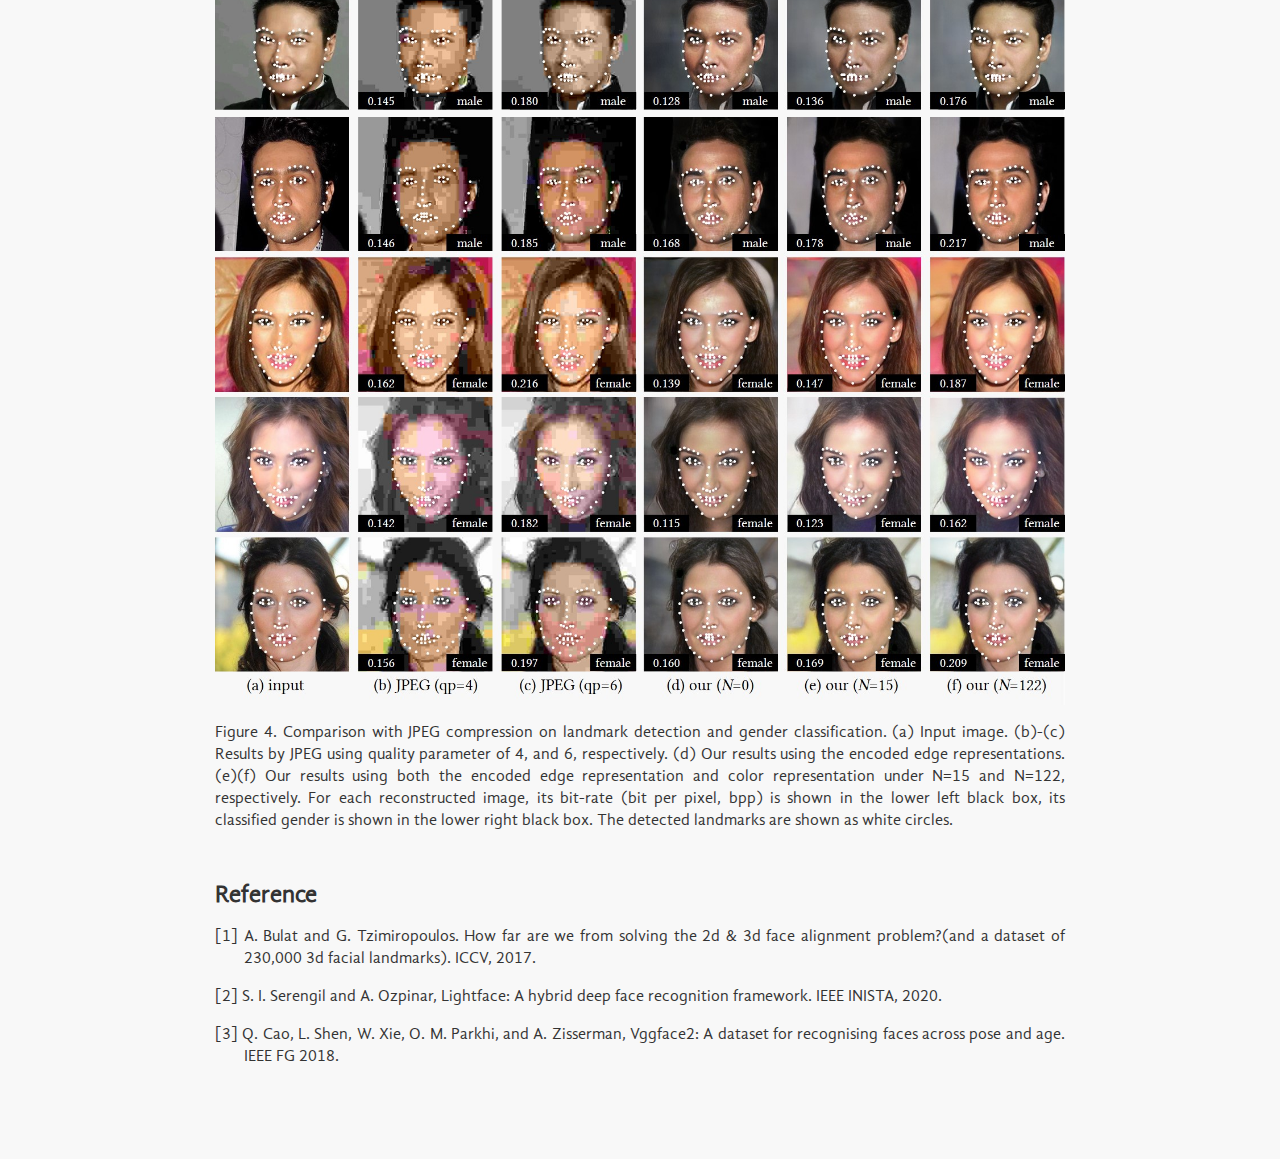
<file: projects/VCM-Facev2/index.html>
<!DOCTYPE html PUBLIC "-//W3C//DTD HTML 4.0 Transitional//EN">
<html xmlns="http://www.w3.org/1999/xhtml"><head><meta http-equiv="Content-Type" content="text/html; charset=UTF-8">
<meta name="language" content="english">
<title>Video Coding for Machine</title>
<meta name="description" content="VCM">
<meta name="author" content="Shuai Yang">
<link rel="icon" type="image/x-icon" href="http://www.icst.pku.edu.cn/favicon.ico">
<link rel="stylesheet" type="text/css" href="VCM-TMM/css/project.css">
</head>
	<script> 
	function coming_soon()
	{
		alert("We are cleaning up our code to make it more simple and readable");
	}
	</script> 

<body>
<div id="main">
  
	<div class="content"><br>
		<div class="title">
			<h1>Towards Coding for Human and Machine Vision: Vision-Driven Scalable Image Coding</h1>
		</div>
		<div class="authors">
			<div class='author'>
				 <A href="mailto:williamyang@pku.edu.cn" style="text-decoration: none">Shuai Yang</A>
		    </div>			
			<div class='author'>
				 <A href="mailto:huyy@pku.edu.cn" style="text-decoration: none">Yueyu Hu</A>
		    </div>
			<div class='author'>
				 <A href="mailto:yangwenhan@pku.edu.cn" style="text-decoration: none">Wenhan Yang</A>
			</div>		
			<div class='author'>
				 <A href="mailto:lingyu@pku.edu.cn" style="text-decoration: none">Ling-Yu Duan</A>
			</div>				
			<div class='author'>
				 <A href="mailto:liujiaying@pku.edu.cn" style="text-decoration: none">Jiaying Liu</A>
			</div>		
		</div>
		<br>
		<div class="overview sec">
			<div class="picture_wrapper">
		  		<img src='VCM-TMM/figures/scalablecoding.jpg' width='100%' alt="Teaser" >
		  		<p style="text-align: justify">Figure 1. We address image compression for joint human and machine vision in one framework. The proposed framework achieves high performance on both human and machine vision tasks under a tight constraint on the bit-rate.
				</p>
	  		</div>
	  	</div>

		<div class="abstract_sec">
			<h2>Abstract</h2>
			<div class='desp'>
				<p style="text-align:justify">
				 The past decades have witnessed the rapid development of image and video coding techniques in the era of big data. However, the signal fidelity-driven coding pipeline design limits the capability of the existing image/video coding frameworks to fulfill the needs of both machine and human vision. In this paper, we come up with a novel image coding framework by leveraging both the compressive and the generative models, to support machine vision and human perception tasks jointly. Given an input image, the feature analysis is first applied, and then the generative model is employed to reconstruct image with compact structure and color features, where sparse edges are extracted to connect both kinds of vision and a key reference pixel selection method is proposed to determine the priorities of the reference color pixels for scalable coding. The compact edge map serves as the basic layer for machine vision tasks, and the reference pixels act as an enhanced layer to guarantee signal fidelity for human vision. By introducing advanced generative models, we train a decoding network to reconstruct images from compact \ys{structure and color representations, which is flexible to accept inputs in a scalable way and to control the imagery effect of the outputs between signal fidelity and visual realism. Experimental results and comprehensive performance analysis demonstrate the superiority of our framework in both human vision tasks and machine vision tasks, which provide useful evidence on the emerging standardization efforts on MPEG VCM (Video Coding for Machine). 
				 </p>
			</div>
		</div>

		<div class="abstract_sec">
			<h2>Framework</h2>
			<div class="images">
		  		<img src='VCM-TMM/figures/framework.png' width='100%' alt="Teaser" >
		  		<p style="text-align: center">Figure 2. Overview of the proposed vision-driven image coding framework.</p>
	  		</div>
	  	</div>	


		<div class="download_sec">
			<h2>Resources</h2>
			<div>
				<li><strong>Conference version (ICME2020 best paper)</strong>: <a href="#">arXiv</a></li>
			</div>
		</div>


		<div class="experiments_sec">		
			<h2>Selected Results</h2>
				<div id="images" style="text-align: center">
			  		<p style="text-align: center">Table 1. Quantitative comparison with JPEG on both human vision task and machine vision task.</p>					
			  		<img src='VCM-TMM/figures/results.png' width='80%' alt="" >
				</div>					
				<p style="text-align:justify">
				 <b>Human Vision: Visual Quality and Fidelity.</b> In Figure 3, we present a visual comparison of the proposed method with JPEG compression under different quality parameters (qp), which are selected to matches the bit-rate of our method for fair comparison. It can be observed that JPEG compression yields distinct block artifacts, which greatly decrease visual quality. By comparison, our method produces more natural results. In Table 1, we report the SSIM (for realism) and FID (for fidelity) between the reconstructed images and the ground truth. Our method outperforms JPEG compression in the two metrics.
				 </p>
				<div id="images" style="text-align: center">
			  		<img src='VCM-TMM/figures/example2.jpg' width='100%' alt="" >
			  		<img src='VCM-TMM/figures/example1.jpg' width='100%' alt="" >
			  		<img src='VCM-TMM/figures/example3.jpg' width='100%' alt="" >
			  		<img src='VCM-TMM/figures/example4.jpg' width='100%' alt="" >
			  		<img src='VCM-TMM/figures/example5.jpg' width='100%' alt="" >
			  		<img src='VCM-TMM/figures/example6.jpg' width='100%' alt="" >
			  		<img src='VCM-TMM/figures/example7.jpg' width='100%' alt="" >
			  		<p style="text-align: justify">Figure 3. Visual comparison with JPEG compression. (a) Input image. (b)-(c) Images compressed by JPEG using quality parameter of 4, and 6, respectively. (d) Our decoded images using the encoded edge representations. (e)(f) Our decoded images using both the encoded edge representation and color representation under N=15 and N=122, respectively. For each reconstructed image, its bit-rate (bit per pixel, bpp) is shown in the lower left black box.</p>
				</div>					 		
				 <p style="text-align:justify">
				 <b>Machine Vision: Landmark Detection and Gender Classification.</b> The machine vision performance is tested on the high-level facial landmark detection and gender classification tasks. We perform facial landmark detection [1] and gender classification [2] on the original VGGFace2 dataset [3] and the reconstructed dataset by JPEG and our method. Results on the original data are served as ground truth. Figure 4 visualizes the results. 
				 In Table 1, we report the normalized point-to-point error (NME) between the detection results on the compressed data and the ground truth, and the gender classification accuracy. Our method outperforms JPEG compression in the two tasks.
				 </p>				 
				<div id="images" style="text-align: center">
			  		<img src='VCM-TMM/figures/lm2.jpg' width='100%' alt="" >
			  		<img src='VCM-TMM/figures/lm1.jpg' width='100%' alt="" >
			  		<img src='VCM-TMM/figures/lm3.jpg' width='100%' alt="" >
			  		<img src='VCM-TMM/figures/lm4.jpg' width='100%' alt="" >
			  		<img src='VCM-TMM/figures/lm5.jpg' width='100%' alt="" >
			  		<img src='VCM-TMM/figures/lm6.jpg' width='100%' alt="" >
			  		<img src='VCM-TMM/figures/lm7.jpg' width='100%' alt="" >
			  		<p style="text-align: justify">Figure 4. Comparison with JPEG compression on landmark detection and gender classification. (a) Input image. (b)-(c) Results by JPEG using quality parameter of 4, and 6, respectively. (d) Our results using the encoded edge representations. (e)(f) Our results using both the encoded edge representation and color representation under N=15 and N=122, respectively. For each reconstructed image, its bit-rate (bit per pixel, bpp) is shown in the lower left black box, its classified gender is shown in the lower right black box. The detected landmarks are shown as white circles.</p>
				</div>				
		</div>

		<div class="reference_sec">
		<h2>Reference</h2>
		  <div class="bib">
		    <p>[1] A. Bulat and G. Tzimiropoulos. How far are we from solving the 2d & 3d face alignment problem?(and a dataset of 230,000
3d facial landmarks). ICCV, 2017.</p>
			<p>[2] S. I. Serengil and A. Ozpinar, Lightface: A hybrid deep face recognition
framework. IEEE INISTA, 2020.</p>
			<p>[3] Q. Cao, L. Shen, W. Xie, O. M. Parkhi, and A. Zisserman, Vggface2:
A dataset for recognising faces across pose and age. IEEE FG 2018.</p>
		  </div>
	</div>
		
		<br></br> 
	<p class="banner"align="center"></p>
  </div>
</div>
</body>
</html>
</file>
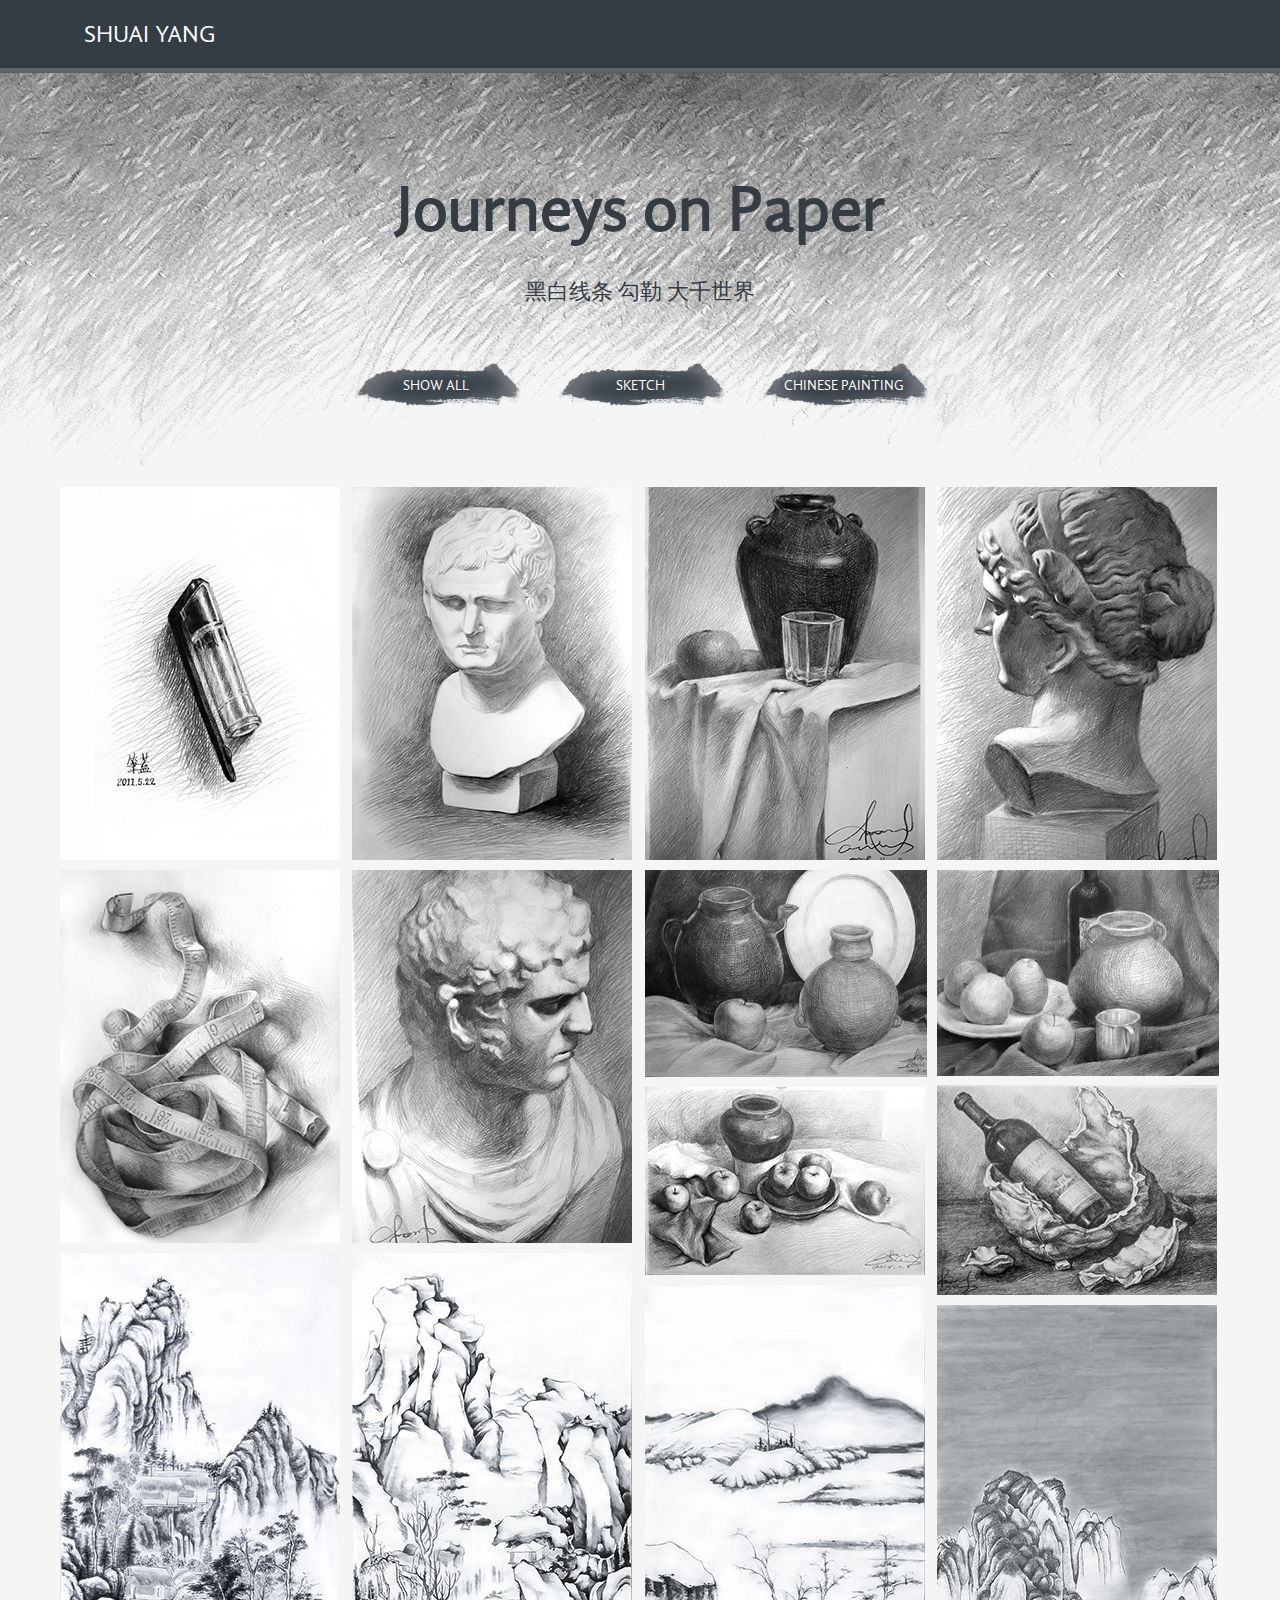
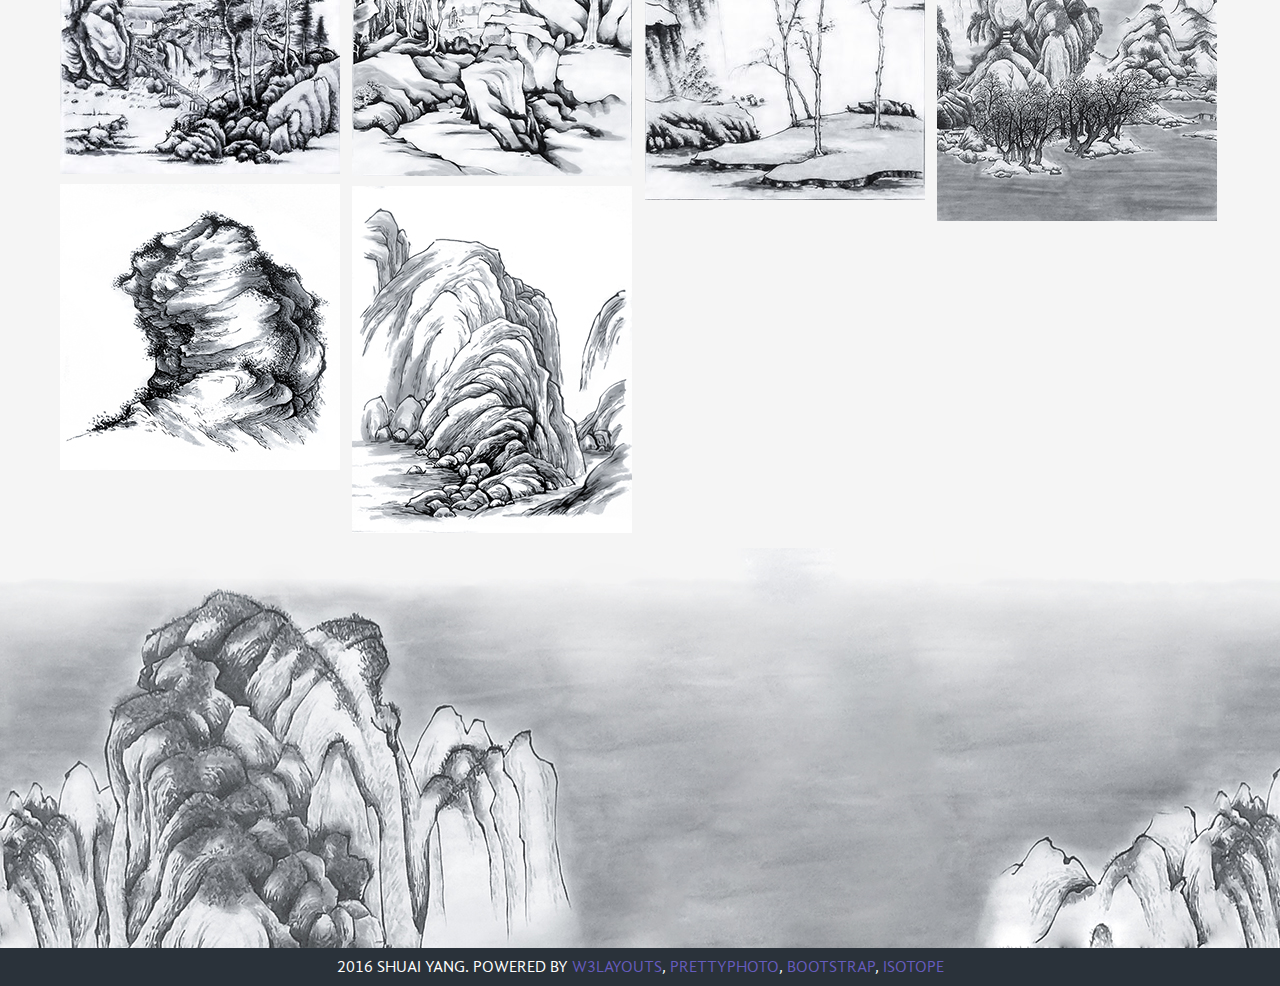
<file: gallery-on-paper.html>
<!--
Author: W3layouts
Author URL: http://w3layouts.com
License: Creative Commons Attribution 3.0 Unported
License URL: http://creativecommons.org/licenses/by/3.0/
-->
<!DOCTYPE HTML>
<html>
	<head>
		<meta http-equiv="Content-Type" content="text/html; charset=utf-8">
		<title>Chinese Painting and Sketch - Shuai Yang</title>
		<link href="./css/bootstrap.css" rel="stylesheet" type="text/css"  media="all" />
		<link href="./css/style.css" rel="stylesheet" type="text/css"  media="all" />
		<link href="./css/prettyPhoto.css" rel="stylesheet" type="text/css"  media="all" />	
		<link href="./css/gallery.css" rel="stylesheet" type="text/css"  media="all" />			
		<link href='http://fonts.googleapis.com/css?family=Karla' rel='stylesheet' type='text/css'>	
	</head>
	<body>
		<!---start-wrap--->
		<!---start-header--->
	<div class="header">
		<div class="wrap">
			<!---start-logo--->
			<div class="logo">
				<a href="index.html">Shuai Yang</a>
			</div>
			<!---End-logo--->
			<div class="clear"> </div>
			<!---End-top-nav--->
	     </div>
	</div>

	<!---End-wrap--->
	<div class="content">
		<div class="grid1" id="research">
			<h3><b>Journeys on Paper</b></h3>
			<p>黑白线条 勾勒 大千世界</p>
			<div id="filters" class="button-group"> 
				<button class="button is-checked" data-filter="*" id="button-show-all">show all</button>
				<button class="button" data-filter=".ske">sketch</button>
				<button class="button" data-filter=".chip">Chinese painting</button>
			</div>
		</div>
					  								
	<div class="gallery">
		<div class="grid3" id="research1">
			<div class="container">
				<div class="row">	
					<div class="isotope">
						<div class="element-item ske col-sm-3 col-md-3 col-lg-3" data-category="ske">
							<div class="portfolio-item">
								<div class="hover-bg"> <a href="images/gallery/sketch1.jpg" title="Cap" rel="prettyPhoto[pp_gal]">
									<div class="hover-text">
										<h4>Sketch</h4>
										<small>Cap</small>
										<div class="clearfix"></div>
									</div>
									<img src="images/gallery/sketch1-thumbnail.jpg" class="img-responsive" alt="Sketch"> </a> 
								</div>
							</div>		
						</div>
						<div class="element-item ske col-sm-3 col-md-3 col-lg-3" data-category="ske">
							<div class="portfolio-item">
								<div class="hover-bg"> <a href="images/gallery/sketch3.jpg" title="Agrippa" rel="prettyPhoto[pp_gal]">
									<div class="hover-text">
										<h4>Sketch</h4>
										<small>Agrippa</small>
										<div class="clearfix"></div>
									</div>
									<img src="images/gallery/sketch3-thumbnail.jpg" class="img-responsive" alt="Sketch"> </a> 
								</div>
							</div>		
						</div>
						<div class="element-item ske col-sm-3 col-md-3 col-lg-3" data-category="ske">
							<div class="portfolio-item">
								<div class="hover-bg"> <a href="images/gallery/sketch4.jpg" title="Still Life" rel="prettyPhoto[pp_gal]">
									<div class="hover-text">
										<h4>Sketch</h4>
										<small>Still Life</small>
										<div class="clearfix"></div>
									</div>
									<img src="images/gallery/sketch4-thumbnail.jpg" class="img-responsive" alt="Sketch"> </a> 
								</div>
							</div>	
						</div>
						<div class="element-item ske col-sm-3 col-md-3 col-lg-3" data-category="ske">	
							<div class="portfolio-item">
								<div class="hover-bg"> <a href="images/gallery/sketch9.jpg" title="Venus" rel="prettyPhoto[pp_gal]">
									<div class="hover-text">
										<h4>Sketch</h4>
										<small>Venus</small>
										<div class="clearfix"></div>
									</div>
									<img src="images/gallery/sketch9-thumbnail.jpg" class="img-responsive" alt="Sketch"> </a> 
								</div>
							</div>							
						</div>							
						<div class="element-item ske col-sm-3 col-md-3 col-lg-3" data-category="ske">	
							<div class="portfolio-item">
								<div class="hover-bg"> <a href="images/gallery/sketch5.jpg" title="Tape" rel="prettyPhoto[pp_gal]">
									<div class="hover-text">
										<h4>Sketch</h4>
										<small>Tape</small>
										<div class="clearfix"></div>
									</div>
									<img src="images/gallery/sketch5-thumbnail.jpg" class="img-responsive" alt="Sketch"> </a> 
								</div>
							</div>							
						</div>
						<div class="element-item ske col-sm-3 col-md-3 col-lg-3" data-category="ske">	
							<div class="portfolio-item">
								<div class="hover-bg"> <a href="images/gallery/sketch6.jpg" title="Brutus" rel="prettyPhoto[pp_gal]">
									<div class="hover-text">
										<h4>Sketch</h4>
										<small>Brutus</small>
										<div class="clearfix"></div>
									</div>
									<img src="images/gallery/sketch6-thumbnail.jpg" class="img-responsive" alt="Sketch"> </a> 
								</div>
							</div>							
						</div>		
						<div class="element-item ske col-sm-3 col-md-3 col-lg-3" data-category="ske">	
							<div class="portfolio-item">
								<div class="hover-bg"> <a href="images/gallery/sketch7.jpg" title="Still Life II" rel="prettyPhoto[pp_gal]">
									<div class="hover-text">
										<h4>Sketch</h4>
										<small>Still Life II</small>
										<div class="clearfix"></div>
									</div>
									<img src="images/gallery/sketch7-thumbnail.jpg" class="img-responsive" alt="Sketch"> </a> 
								</div>
							</div>							
						</div>	
						<div class="element-item ske col-sm-3 col-md-3 col-lg-3" data-category="ske">
							<div class="portfolio-item">
								<div class="hover-bg"> <a href="images/gallery/sketch8.jpg" title="Still Life III" rel="prettyPhoto[pp_gal]">
									<div class="hover-text">
										<h4>Sketch</h4>
										<small>Still Life III</small>
										<div class="clearfix"></div>
									</div>
									<img src="images/gallery/sketch8-thumbnail.jpg" class="img-responsive" alt="Sketch"> </a> 
								</div>
							</div>							
						</div>		
						<div class="element-item ske col-sm-3 col-md-3 col-lg-3" data-category="ske">	
							<div class="portfolio-item" id="filter-ske">
								<div class="hover-bg"> <a href="images/gallery/sketch2.jpg" title="Winebottle and Plaster Statue" rel="prettyPhoto[pp_gal]">
									<div class="hover-text">
										<h4>Sketch</h4>
										<small>Winebottle and Plaster Statue</small>
										<div class="clearfix"></div>
									</div>
									<img src="images/gallery/sketch2-thumbnail.jpg" class="img-responsive" alt="Sketch"> </a> 
								</div>
							</div>							
						</div>	
						<div class="element-item ske col-sm-3 col-md-3 col-lg-3" data-category="ske">	
							<div class="portfolio-item" id="filter-ske">
								<div class="hover-bg"> <a href="images/gallery/sketch10.jpg" title="Still Life IV" rel="prettyPhoto[pp_gal]">
									<div class="hover-text">
										<h4>Sketch</h4>
										<small>Still Life IV</small>
										<div class="clearfix"></div>
									</div>
									<img src="images/gallery/sketch10-thumbnail.jpg" class="img-responsive" alt="Sketch"> </a> 
								</div>
							</div>							
						</div>						
						<div class="element-item chip col-sm-3 col-md-3 col-lg-3" data-category="chip">	
							<div class="portfolio-item">
								<div class="hover-bg"> <a href="images/gallery/chinesepainting1.jpg" title="临髡残 溪山秋雨图" rel="prettyPhoto[pp_gal]">
									<div class="hover-text">
										<h4>Chinese Painting</h4>
										<small>临髡残 溪山秋雨图</small>
										<div class="clearfix"></div>
									</div>
									<img src="images/gallery/chinesepainting1-thumbnail.jpg" class="img-responsive" alt="Chinese Painting"> </a> 
								</div>
							</div>							
						</div>	
						<div class="element-item chip col-sm-3 col-md-3 col-lg-3" data-category="chip">	
							<div class="portfolio-item">
								<div class="hover-bg"> <a href="images/gallery/chinesepainting3.jpg" title="临戴本孝 峻岭幽岩图" rel="prettyPhoto[pp_gal]">
									<div class="hover-text">
										<h4>Chinese Painting</h4>
										<small>临戴本孝 峻岭幽岩图</small>
										<div class="clearfix"></div>
									</div>
									<img src="images/gallery/chinesepainting3-thumbnail.jpg" class="img-responsive" alt="Chinese Painting"> </a> 
								</div>
							</div>							
						</div>	
						<div class="element-item chip col-sm-3 col-md-3 col-lg-3" data-category="chip">	
							<div class="portfolio-item">
								<div class="hover-bg"> <a href="images/gallery/chinesepainting2.jpg" title="临查士标 仿倪远山古木图" rel="prettyPhoto[pp_gal]">
									<div class="hover-text">
										<h4>Chinese Painting</h4>
										<small>临查士标 仿倪远山古木图</small>
										<div class="clearfix"></div>
									</div>
									<img src="images/gallery/chinesepainting2-thumbnail.jpg" class="img-responsive" alt="Chinese Painting"> </a> 
								</div>
							</div>							
						</div>	
						<div class="element-item chip col-sm-3 col-md-3 col-lg-3" data-category="chip">	
							<div class="portfolio-item">
								<div class="hover-bg"> <a href="images/gallery/chinesepainting4.jpg" title="临范宽 雪景寒林图" rel="prettyPhoto[pp_gal]">
									<div class="hover-text">
										<h4>Chinese Painting</h4>
										<small>临范宽 雪景寒林图</small>
										<div class="clearfix"></div>
									</div>
									<img src="images/gallery/chinesepainting4-thumbnail.jpg" class="img-responsive" alt="Chinese Painting"> </a> 
								</div>
							</div>							
						</div>	
						<div class="element-item chip col-sm-3 col-md-3 col-lg-3" data-category="chip">	
							<div class="portfolio-item">
								<div class="hover-bg"> <a href="images/gallery/chinesepainting5.jpg" title="山石" rel="prettyPhoto[pp_gal]">
									<div class="hover-text">
										<h4>Chinese Painting</h4>
										<small>山石</small>
										<div class="clearfix"></div>
									</div>
									<img src="images/gallery/chinesepainting5-thumbnail.jpg" class="img-responsive" alt="Chinese Painting"> </a> 
								</div>
							</div>							
						</div>	
						<div class="element-item chip col-sm-3 col-md-3 col-lg-3" data-category="chip">	
							<div class="portfolio-item">
								<div class="hover-bg"> <a href="images/gallery/chinesepainting6.jpg" title="山石" rel="prettyPhoto[pp_gal]">
									<div class="hover-text">
										<h4>Chinese Painting</h4>
										<small>山石</small>
										<div class="clearfix"></div>
									</div>
									<img src="images/gallery/chinesepainting6-thumbnail.jpg" class="img-responsive" alt="Chinese Painting"> </a> 
								</div>
							</div>							
						</div>						
					</div>						
				</div>
			</div>		
		</div>	
		<div class="grid1 grid1-bottom" id="research">
		</div>		
		<div class="footer">
			<p>2016 Shuai Yang. Powered by <a href="http://w3layouts.com/">w3layouts</a>, <a href="http://www.no-margin-for-errors.com/projects/prettyphoto-jquery-lightbox-clone/">prettyPhoto</a>, <a href="http://getbootstrap.com/2.3.2/">bootstrap</a>, <a href="http://isotope.metafizzy.co/">Isotope</a></p>
		</div>
	</div>
	
		<script type="text/javascript" src="js/jquery.min.js"></script>
		<script type="text/javascript" src="js/bootstrap.js"></script>
		<script type="text/javascript" src="js/jquery.banner.js"></script>
		<script type="text/javascript" src="js/jquery.prettyPhoto.js"></script>		
		<script type="text/javascript" src="js/jquery.isotope.js"></script>	
		</script><script src='js/isotope.pkgd.min.js'></script>
		<script type="text/javascript" src="js/main.js"></script>
		<script>
			window.onload=function(){
				document.getElementById('button-show-all').click();
			}	
		</script>		
		<script type="text/javascript">
			jQuery(document).ready(function($) {
				$(".scroll").click(function(event){		
					event.preventDefault();
					$('html,body').animate({scrollTop:$(this.hash).offset().top},800);
				});
			});					
		</script>   
		<script type="text/javascript">
			$(function () {
				var $container = $('.isotope').isotope({
					itemSelector: '.element-item',
					//layoutMode: 'fitRows',
					layoutMode: 'masonry',
					getSortData: {
						name: '.name',
						symbol: '.symbol',
						number: '.number parseInt',
						category: '[data-category]',
						weight: function (itemElem) {
							var weight = $(itemElem).find('.weight').text();
							return parseFloat(weight.replace(/[\(\)]/g, ''));
						}
					}
				});
				var filterFns = {
					numberGreaterThan50: function () {
						var number = $(this).find('.number').text();
						return parseInt(number, 10) > 50;
					},
					ium: function () {
						var name = $(this).find('.name').text();
						return name.match(/ium$/);
					}
				};
				$('#filters').on('click', 'button', function () {
					var filterValue = $(this).attr('data-filter');
					filterValue = filterFns[filterValue] || filterValue;
					$container.isotope({ filter: filterValue });
				});
				$('#sorts').on('click', 'button', function () {
					var sortByValue = $(this).attr('data-sort-by');
					$container.isotope({ sortBy: sortByValue });
				});
				$('.button-group').each(function (i, buttonGroup) {
					var $buttonGroup = $(buttonGroup);
					$buttonGroup.on('click', 'button', function () {
						$buttonGroup.find('.is-checked').removeClass('is-checked');
						$(this).addClass('is-checked');
					});
				});
			});
		</script>		
	</body>
</html>
</file>
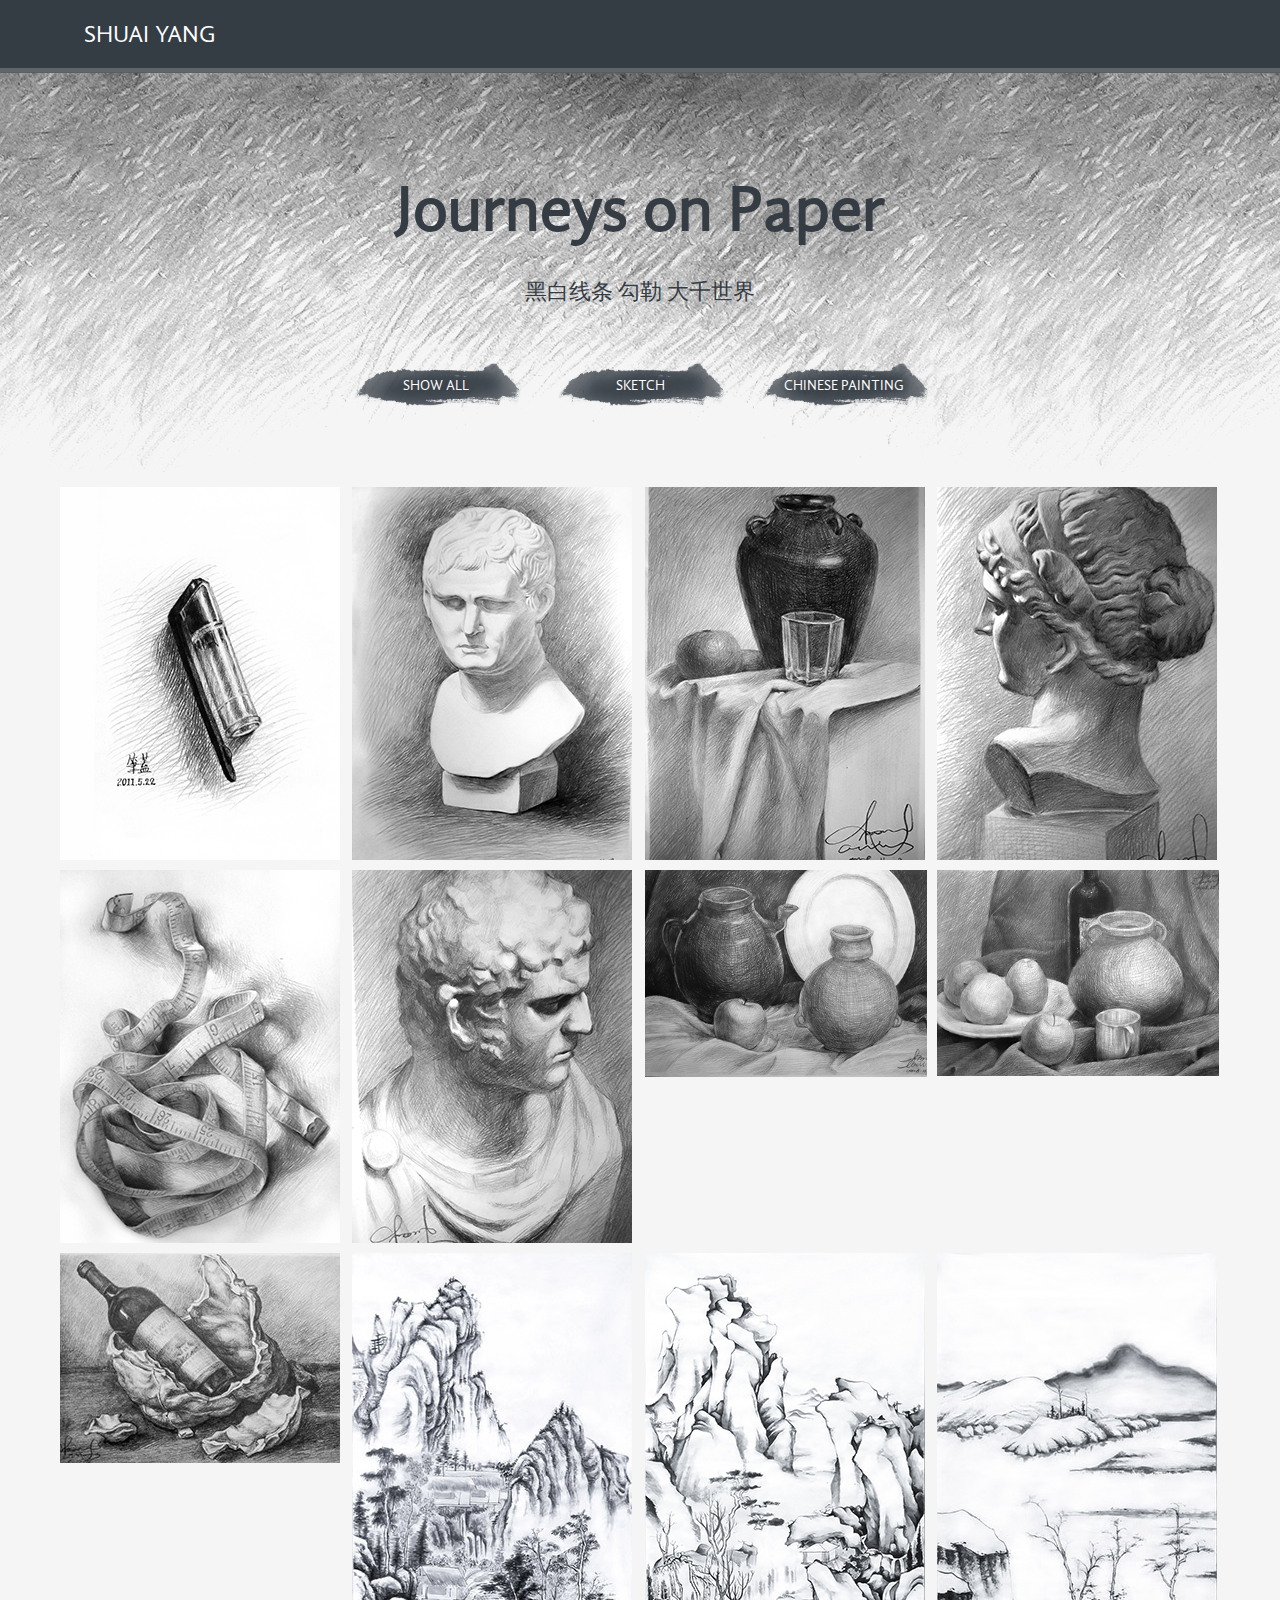
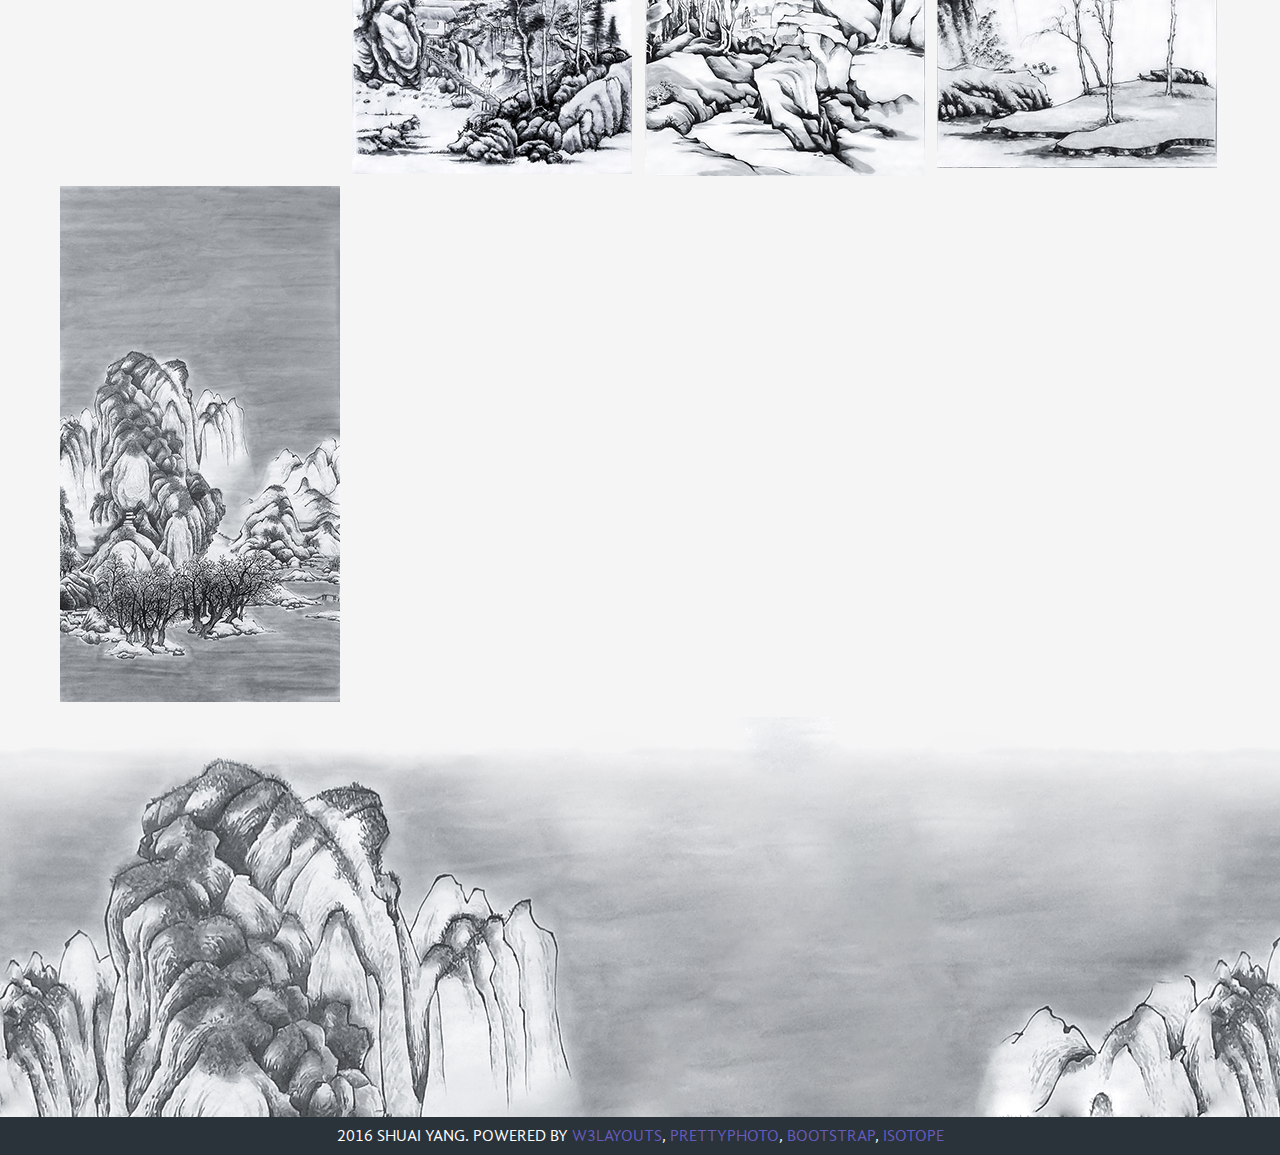
<file: gallery-on-paper2.html>
<!--
Author: W3layouts
Author URL: http://w3layouts.com
License: Creative Commons Attribution 3.0 Unported
License URL: http://creativecommons.org/licenses/by/3.0/
-->
<!DOCTYPE HTML>
<html>
	<head>
		<meta http-equiv="Content-Type" content="text/html; charset=utf-8">
		<title>Chinese Painting and Sketch - William Yang</title>
		<link href="./css/bootstrap.css" rel="stylesheet" type="text/css"  media="all" />
		<link href="./css/style.css" rel="stylesheet" type="text/css"  media="all" />
		<link href="./css/prettyPhoto.css" rel="stylesheet" type="text/css"  media="all" />	
		<link href="./css/gallery.css" rel="stylesheet" type="text/css"  media="all" />			
		<link href='http://fonts.googleapis.com/css?family=Karla' rel='stylesheet' type='text/css'>	
	</head>
	<body>
		<!---start-wrap--->
		<!---start-header--->
	<div class="header">
		<div class="wrap">
			<!---start-logo--->
			<div class="logo">
				<a href="index.html">Shuai Yang</a>
			</div>
			<!---End-logo--->
			<div class="clear"> </div>
			<!---End-top-nav--->
	     </div>
	</div>

	<!---End-wrap--->
	<div class="content">
		<div class="grid1" id="research">
			<h3><b>Journeys on Paper</b></h3>
			<p>黑白线条 勾勒 大千世界</p>
			<div id="filters" class="button-group"> 
				<button class="button is-checked" data-filter="*">show all</button>
				<button class="button" data-filter=".ske">sketch</button>
				<button class="button" data-filter=".chip">Chinese painting</button>
			</div>
		</div>
					  								
	<div class="gallery">
		<div class="grid3" id="research1">
			<div class="container">
				<div class="row">	
					<div class="isotope">
						<div class="element-item ske col-sm-6 col-md-4 col-lg-3" data-category="ske">
							<div class="portfolio-item">
								<div class="hover-bg"> <a href="images/gallery/sketch1.jpg" title="Cap" rel="prettyPhoto[pp_gal]">
									<div class="hover-text">
										<h4>Sketch</h4>
										<small>Cap</small>
										<div class="clearfix"></div>
									</div>
									<img src="images/gallery/sketch1-thumbnail.jpg" class="img-responsive" alt="Sketch"> </a> 
								</div>
							</div>		
						</div>
						<div class="element-item ske col-sm-6 col-md-4 col-lg-3" data-category="ske">
							<div class="portfolio-item">
								<div class="hover-bg"> <a href="images/gallery/sketch3.jpg" title="Agrippa" rel="prettyPhoto[pp_gal]">
									<div class="hover-text">
										<h4>Sketch</h4>
										<small>Agrippa</small>
										<div class="clearfix"></div>
									</div>
									<img src="images/gallery/sketch3-thumbnail.jpg" class="img-responsive" alt="Sketch"> </a> 
								</div>
							</div>		
						</div>
						<div class="element-item ske col-sm-6 col-md-4 col-lg-3" data-category="ske">
							<div class="portfolio-item">
								<div class="hover-bg"> <a href="images/gallery/sketch4.jpg" title="Still Life" rel="prettyPhoto[pp_gal]">
									<div class="hover-text">
										<h4>Sketch</h4>
										<small>Still Life</small>
										<div class="clearfix"></div>
									</div>
									<img src="images/gallery/sketch4-thumbnail.jpg" class="img-responsive" alt="Sketch"> </a> 
								</div>
							</div>	
						</div>
						<div class="element-item ske col-sm-6 col-md-4 col-lg-3" data-category="ske">	
							<div class="portfolio-item">
								<div class="hover-bg"> <a href="images/gallery/sketch9.jpg" title="Venus" rel="prettyPhoto[pp_gal]">
									<div class="hover-text">
										<h4>Sketch</h4>
										<small>Venus</small>
										<div class="clearfix"></div>
									</div>
									<img src="images/gallery/sketch9-thumbnail.jpg" class="img-responsive" alt="Sketch"> </a> 
								</div>
							</div>							
						</div>							
						<div class="element-item ske col-sm-6 col-md-4 col-lg-3" data-category="ske">	
							<div class="portfolio-item">
								<div class="hover-bg"> <a href="images/gallery/sketch5.jpg" title="Tape" rel="prettyPhoto[pp_gal]">
									<div class="hover-text">
										<h4>Sketch</h4>
										<small>Tape</small>
										<div class="clearfix"></div>
									</div>
									<img src="images/gallery/sketch5-thumbnail.jpg" class="img-responsive" alt="Sketch"> </a> 
								</div>
							</div>							
						</div>
						<div class="element-item ske col-sm-6 col-md-4 col-lg-3" data-category="ske">	
							<div class="portfolio-item">
								<div class="hover-bg"> <a href="images/gallery/sketch6.jpg" title="Brutus" rel="prettyPhoto[pp_gal]">
									<div class="hover-text">
										<h4>Sketch</h4>
										<small>Brutus</small>
										<div class="clearfix"></div>
									</div>
									<img src="images/gallery/sketch6-thumbnail.jpg" class="img-responsive" alt="Sketch"> </a> 
								</div>
							</div>							
						</div>		
						<div class="element-item ske col-sm-6 col-md-4 col-lg-3" data-category="ske">	
							<div class="portfolio-item">
								<div class="hover-bg"> <a href="images/gallery/sketch7.jpg" title="Still Life II" rel="prettyPhoto[pp_gal]">
									<div class="hover-text">
										<h4>Sketch</h4>
										<small>Still Life II</small>
										<div class="clearfix"></div>
									</div>
									<img src="images/gallery/sketch7-thumbnail.jpg" class="img-responsive" alt="Sketch"> </a> 
								</div>
							</div>							
						</div>	
						<div class="element-item ske col-sm-6 col-md-4 col-lg-3" data-category="ske">
							<div class="portfolio-item">
								<div class="hover-bg"> <a href="images/gallery/sketch8.jpg" title="Still Life III" rel="prettyPhoto[pp_gal]">
									<div class="hover-text">
										<h4>Sketch</h4>
										<small>Still Life III</small>
										<div class="clearfix"></div>
									</div>
									<img src="images/gallery/sketch8-thumbnail.jpg" class="img-responsive" alt="Sketch"> </a> 
								</div>
							</div>							
						</div>		
						<div class="element-item ske col-sm-6 col-md-4 col-lg-3" data-category="ske">	
							<div class="portfolio-item" id="filter-ske">
								<div class="hover-bg"> <a href="images/gallery/sketch2.jpg" title="Winebottle and Plaster Statue" rel="prettyPhoto[pp_gal]">
									<div class="hover-text">
										<h4>Sketch</h4>
										<small>Winebottle and Plaster Statue</small>
										<div class="clearfix"></div>
									</div>
									<img src="images/gallery/sketch2-thumbnail.jpg" class="img-responsive" alt="Sketch"> </a> 
								</div>
							</div>							
						</div>	
						<div class="element-item chip col-sm-6 col-md-4 col-lg-3" data-category="chip">	
							<div class="portfolio-item">
								<div class="hover-bg"> <a href="images/gallery/chinesepainting1.jpg" title="临髡残 溪山秋雨图" rel="prettyPhoto[pp_gal]">
									<div class="hover-text">
										<h4>Chinese Painting</h4>
										<small>临髡残 溪山秋雨图</small>
										<div class="clearfix"></div>
									</div>
									<img src="images/gallery/chinesepainting1-thumbnail.jpg" class="img-responsive" alt="Chinese Painting"> </a> 
								</div>
							</div>							
						</div>	
						<div class="element-item chip col-sm-6 col-md-4 col-lg-3" data-category="chip">	
							<div class="portfolio-item">
								<div class="hover-bg"> <a href="images/gallery/chinesepainting3.jpg" title="临戴本孝 峻岭幽岩图" rel="prettyPhoto[pp_gal]">
									<div class="hover-text">
										<h4>Chinese Painting</h4>
										<small>临戴本孝 峻岭幽岩图</small>
										<div class="clearfix"></div>
									</div>
									<img src="images/gallery/chinesepainting3-thumbnail.jpg" class="img-responsive" alt="Chinese Painting"> </a> 
								</div>
							</div>							
						</div>	
						<div class="element-item chip col-sm-6 col-md-4 col-lg-3" data-category="chip">	
							<div class="portfolio-item">
								<div class="hover-bg"> <a href="images/gallery/chinesepainting2.jpg" title="临查士标 仿倪远山古木图" rel="prettyPhoto[pp_gal]">
									<div class="hover-text">
										<h4>Chinese Painting</h4>
										<small>临查士标 仿倪远山古木图</small>
										<div class="clearfix"></div>
									</div>
									<img src="images/gallery/chinesepainting2-thumbnail.jpg" class="img-responsive" alt="Chinese Painting"> </a> 
								</div>
							</div>							
						</div>	
						<div class="element-item chip col-sm-6 col-md-4 col-lg-3" data-category="chip">	
							<div class="portfolio-item">
								<div class="hover-bg"> <a href="images/gallery/chinesepainting4.jpg" title="临范宽 雪景寒林图" rel="prettyPhoto[pp_gal]">
									<div class="hover-text">
										<h4>Chinese Painting</h4>
										<small>临范宽 雪景寒林图</small>
										<div class="clearfix"></div>
									</div>
									<img src="images/gallery/chinesepainting4-thumbnail.jpg" class="img-responsive" alt="Chinese Painting"> </a> 
								</div>
							</div>							
						</div>					
					</div>						
				</div>
			</div>		
		</div>	
		<div class="grid1 grid1-bottom" id="research">
		</div>		
		<div class="footer">
			<p>2016 Shuai Yang. Powered by <a href="http://w3layouts.com/">w3layouts</a>, <a href="http://www.no-margin-for-errors.com/projects/prettyphoto-jquery-lightbox-clone/">prettyPhoto</a>, <a href="http://getbootstrap.com/2.3.2/">bootstrap</a>, <a href="http://isotope.metafizzy.co/">Isotope</a></p>
		</div>
	</div>
	
		<script type="text/javascript" src="js/jquery.min.js"></script>
		<script type="text/javascript" src="js/bootstrap.js"></script>
		<script type="text/javascript" src="js/jquery.banner.js"></script>
		<script type="text/javascript" src="js/jquery.prettyPhoto.js"></script>		
		<script type="text/javascript" src="js/jquery.isotope.js"></script>	
		</script><script src='js/isotope.pkgd.min.js'></script>
		<script type="text/javascript" src="js/main.js"></script>	
		<script type="text/javascript">
			jQuery(document).ready(function($) {
				$(".scroll").click(function(event){		
					event.preventDefault();
					$('html,body').animate({scrollTop:$(this.hash).offset().top},800);
				});
			});					
		</script>   
		<script type="text/javascript">
			$(function () {
				var $container = $('.isotope').isotope({
					itemSelector: '.element-item',
					layoutMode: 'fitRows',
					//layoutMode: 'masonry',
					getSortData: {
						name: '.name',
						symbol: '.symbol',
						number: '.number parseInt',
						category: '[data-category]',
						weight: function (itemElem) {
							var weight = $(itemElem).find('.weight').text();
							return parseFloat(weight.replace(/[\(\)]/g, ''));
						}
					}
				});
				var filterFns = {
					numberGreaterThan50: function () {
						var number = $(this).find('.number').text();
						return parseInt(number, 10) > 50;
					},
					ium: function () {
						var name = $(this).find('.name').text();
						return name.match(/ium$/);
					}
				};
				$('#filters').on('click', 'button', function () {
					var filterValue = $(this).attr('data-filter');
					filterValue = filterFns[filterValue] || filterValue;
					$container.isotope({ filter: filterValue });
				});
				$('#sorts').on('click', 'button', function () {
					var sortByValue = $(this).attr('data-sort-by');
					$container.isotope({ sortBy: sortByValue });
				});
				$('.button-group').each(function (i, buttonGroup) {
					var $buttonGroup = $(buttonGroup);
					$buttonGroup.on('click', 'button', function () {
						$buttonGroup.find('.is-checked').removeClass('is-checked');
						$(this).addClass('is-checked');
					});
				});
			});
		</script>		
	</body>
</html>
</file>
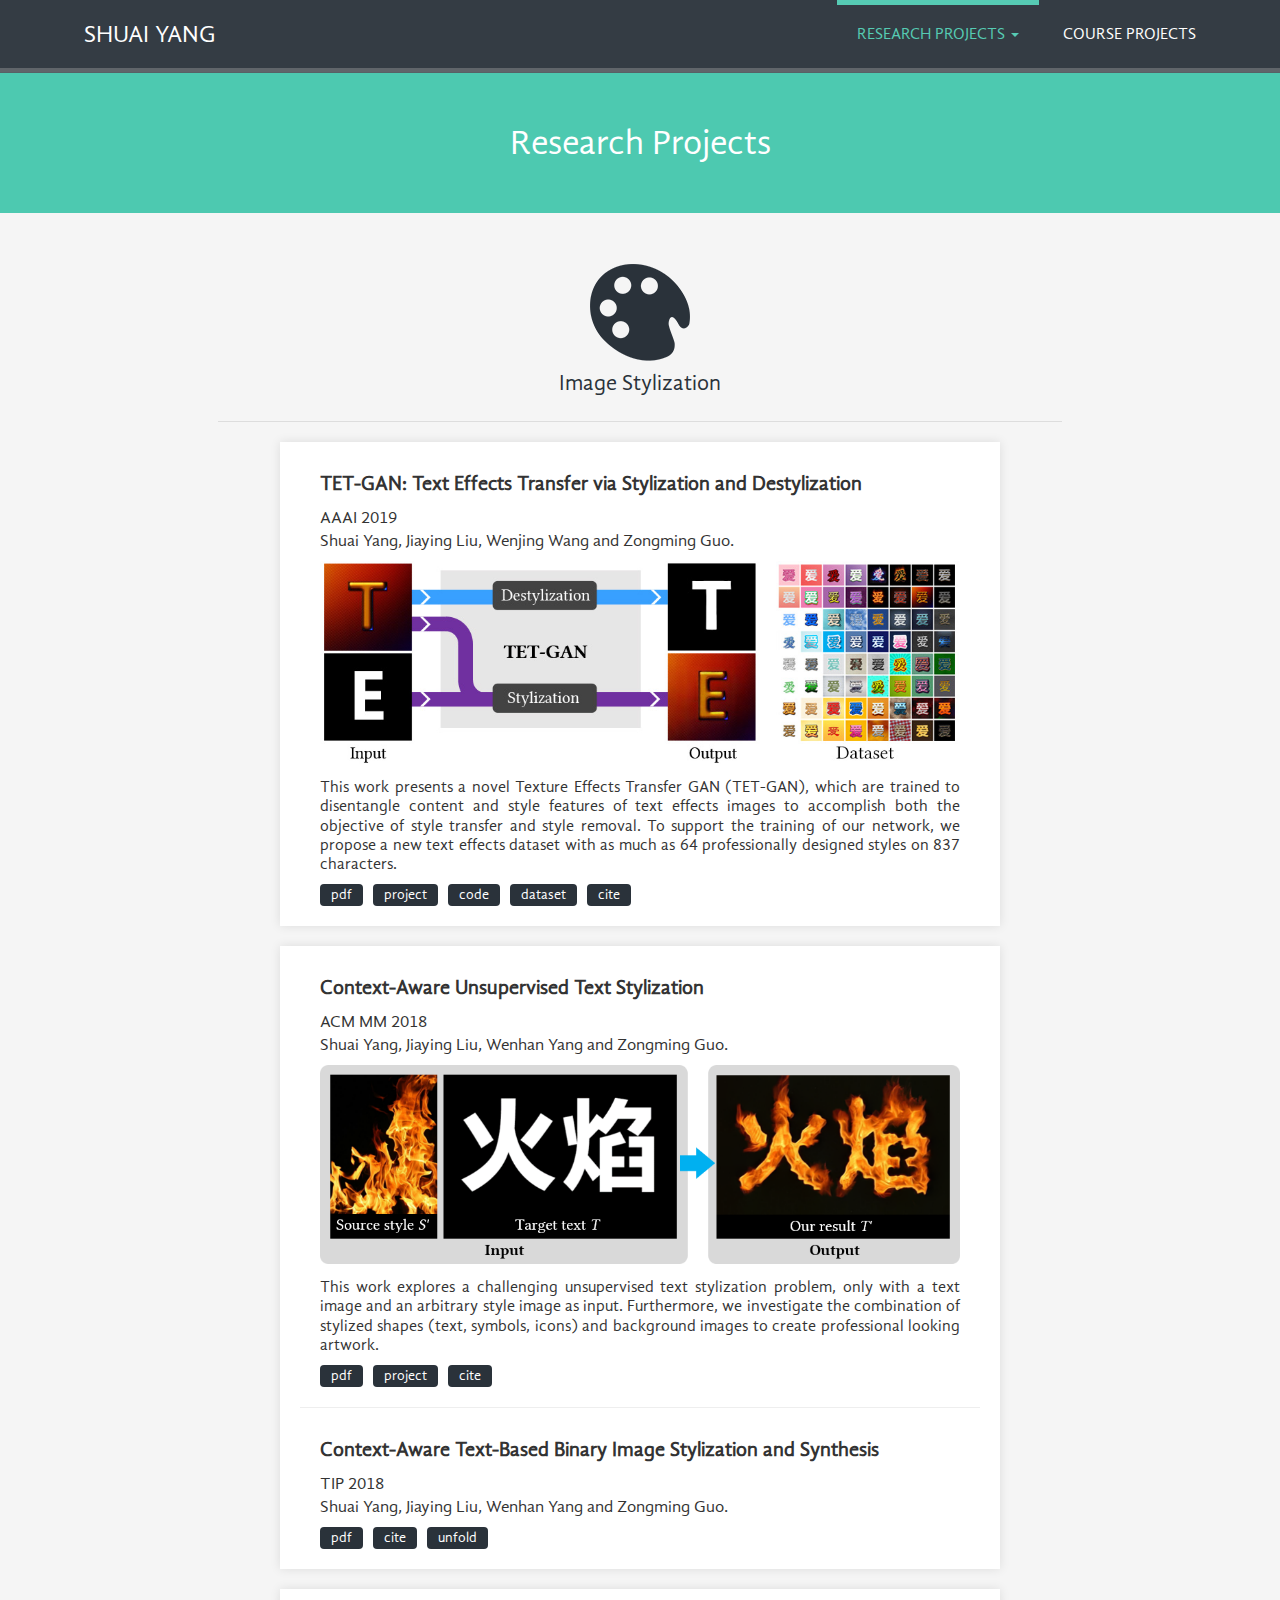
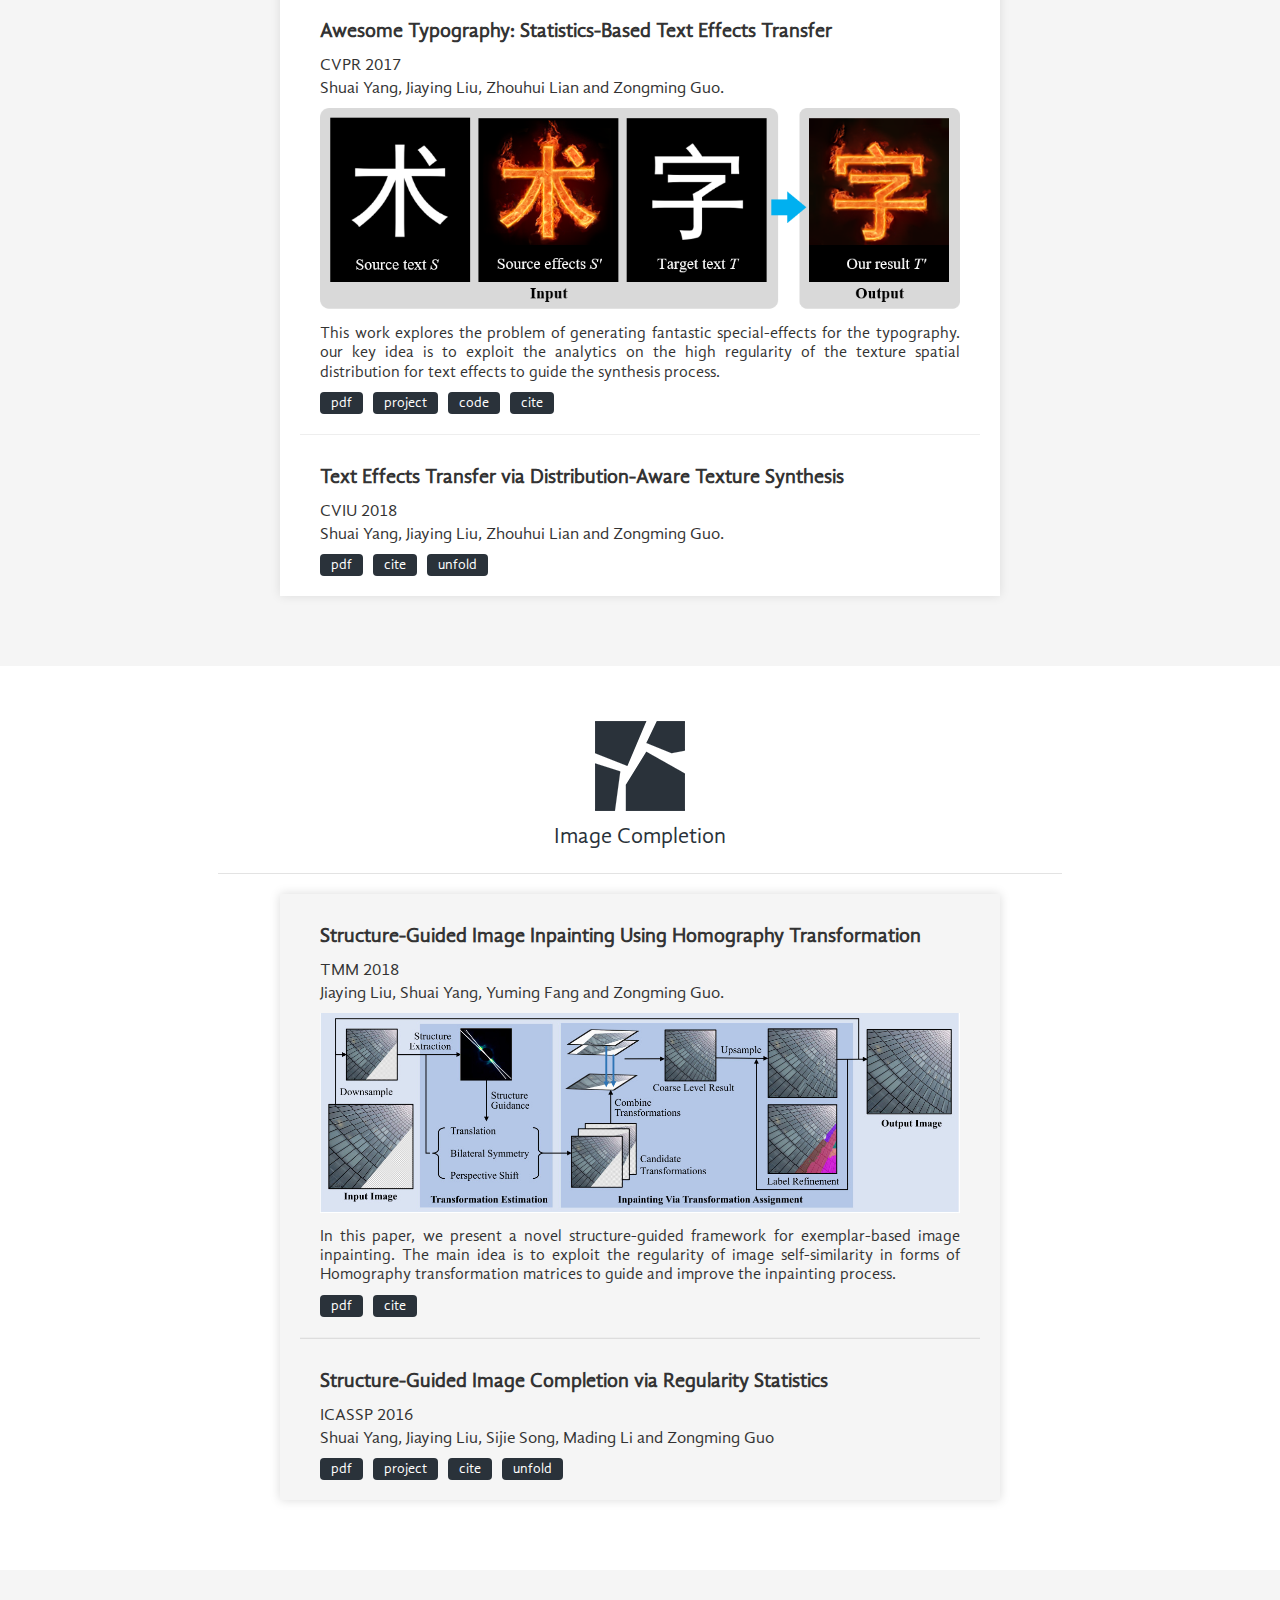
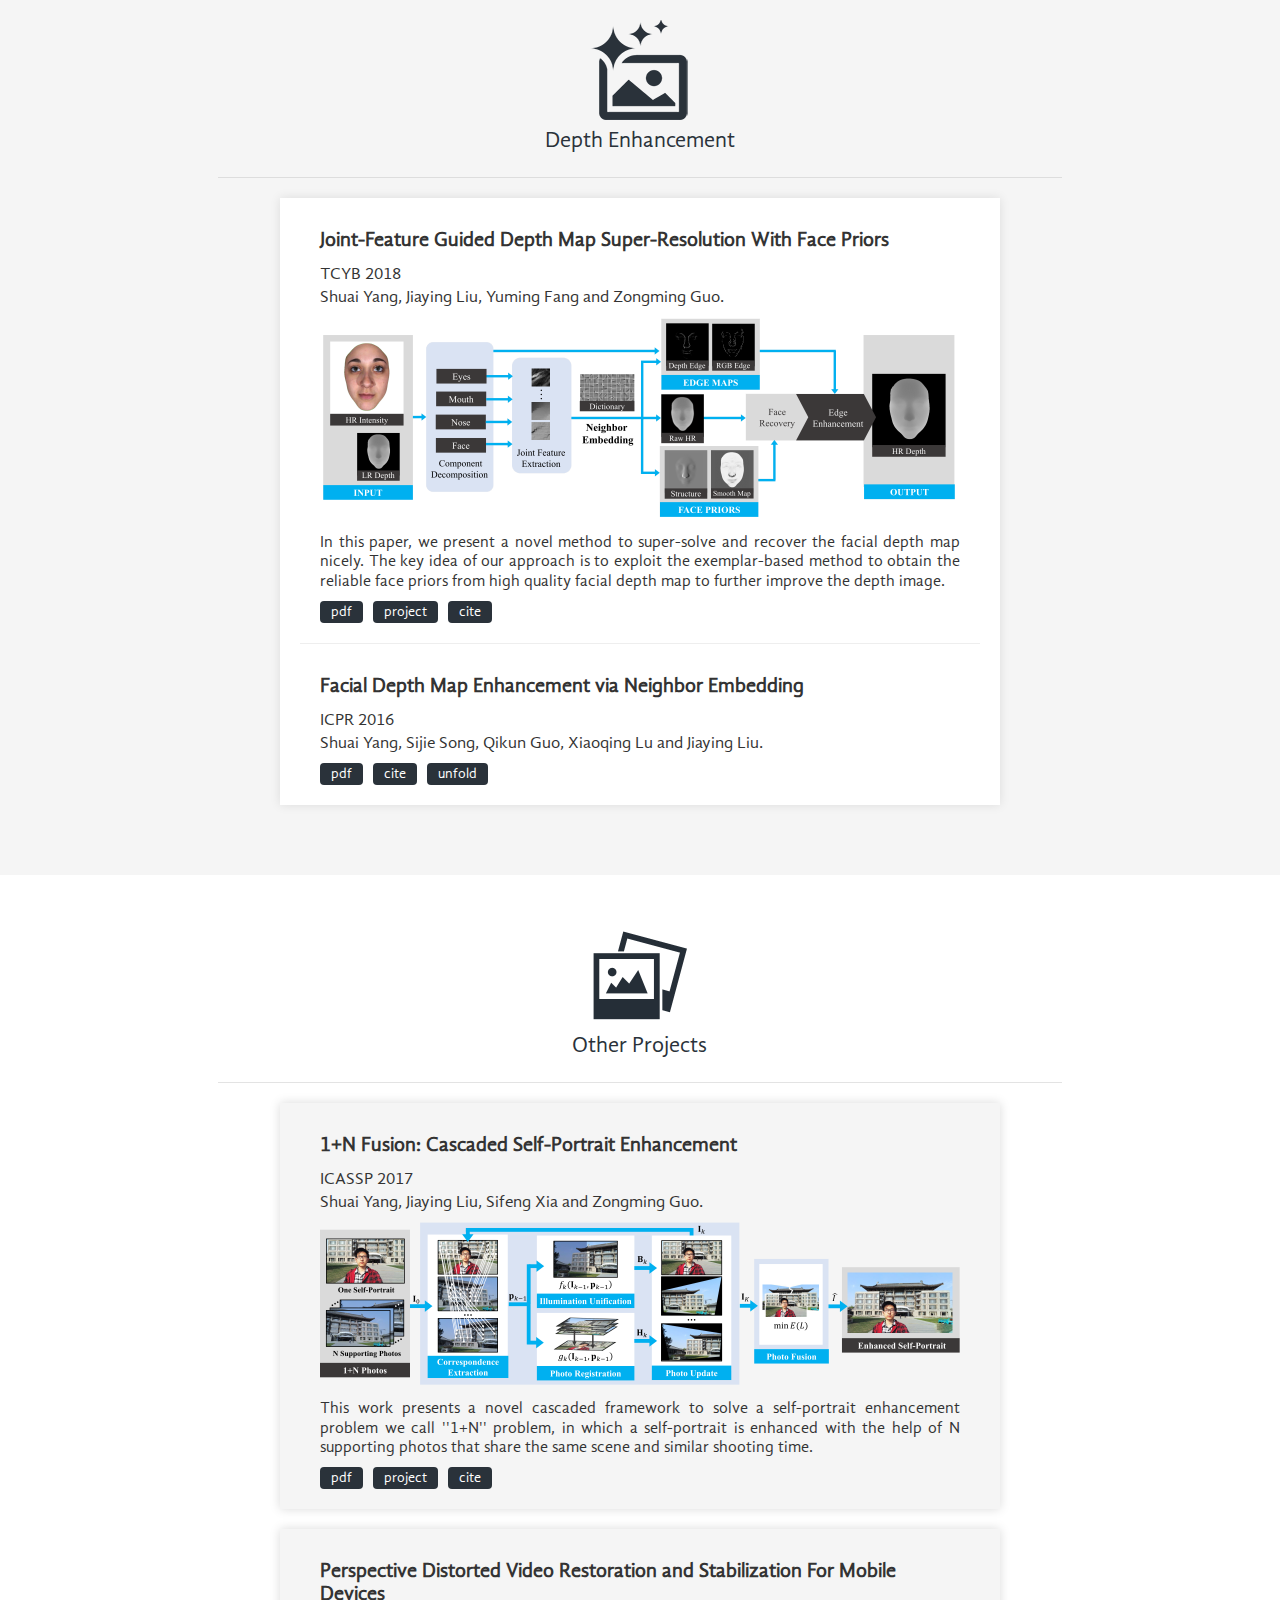
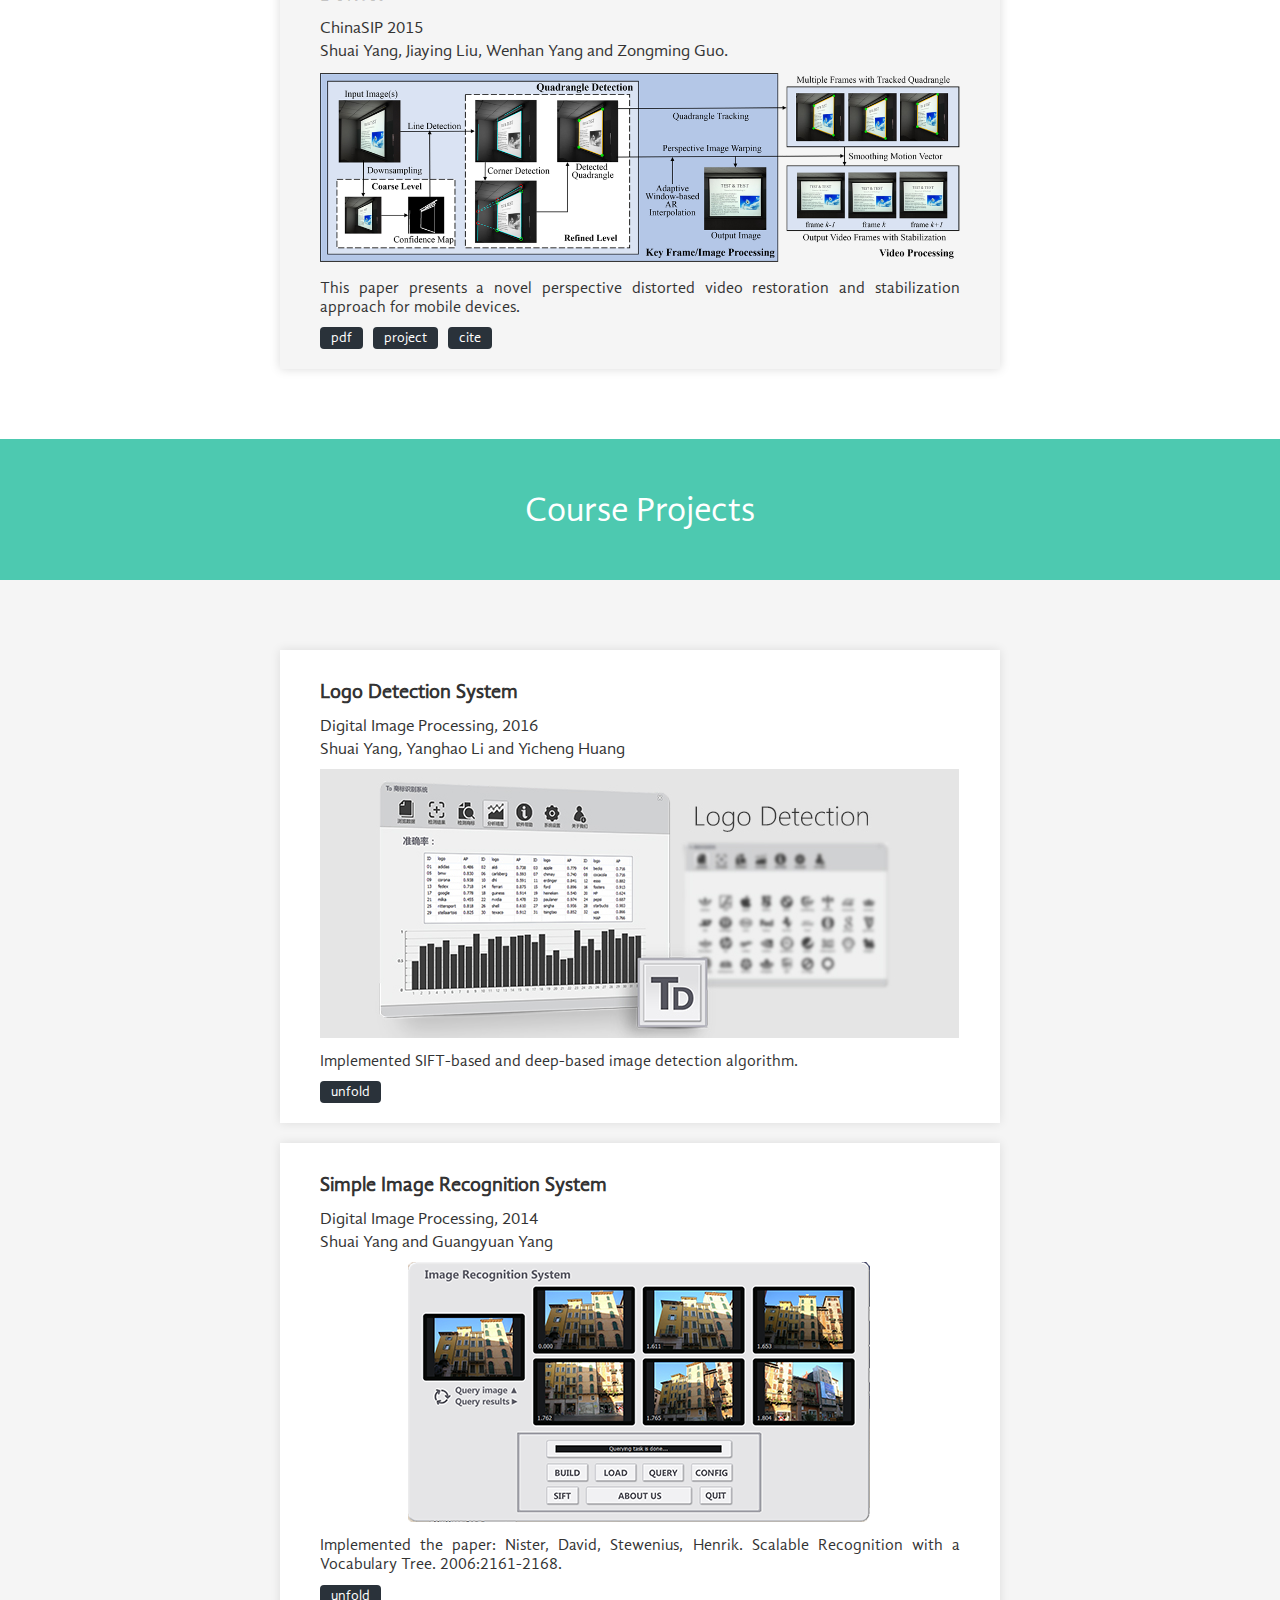
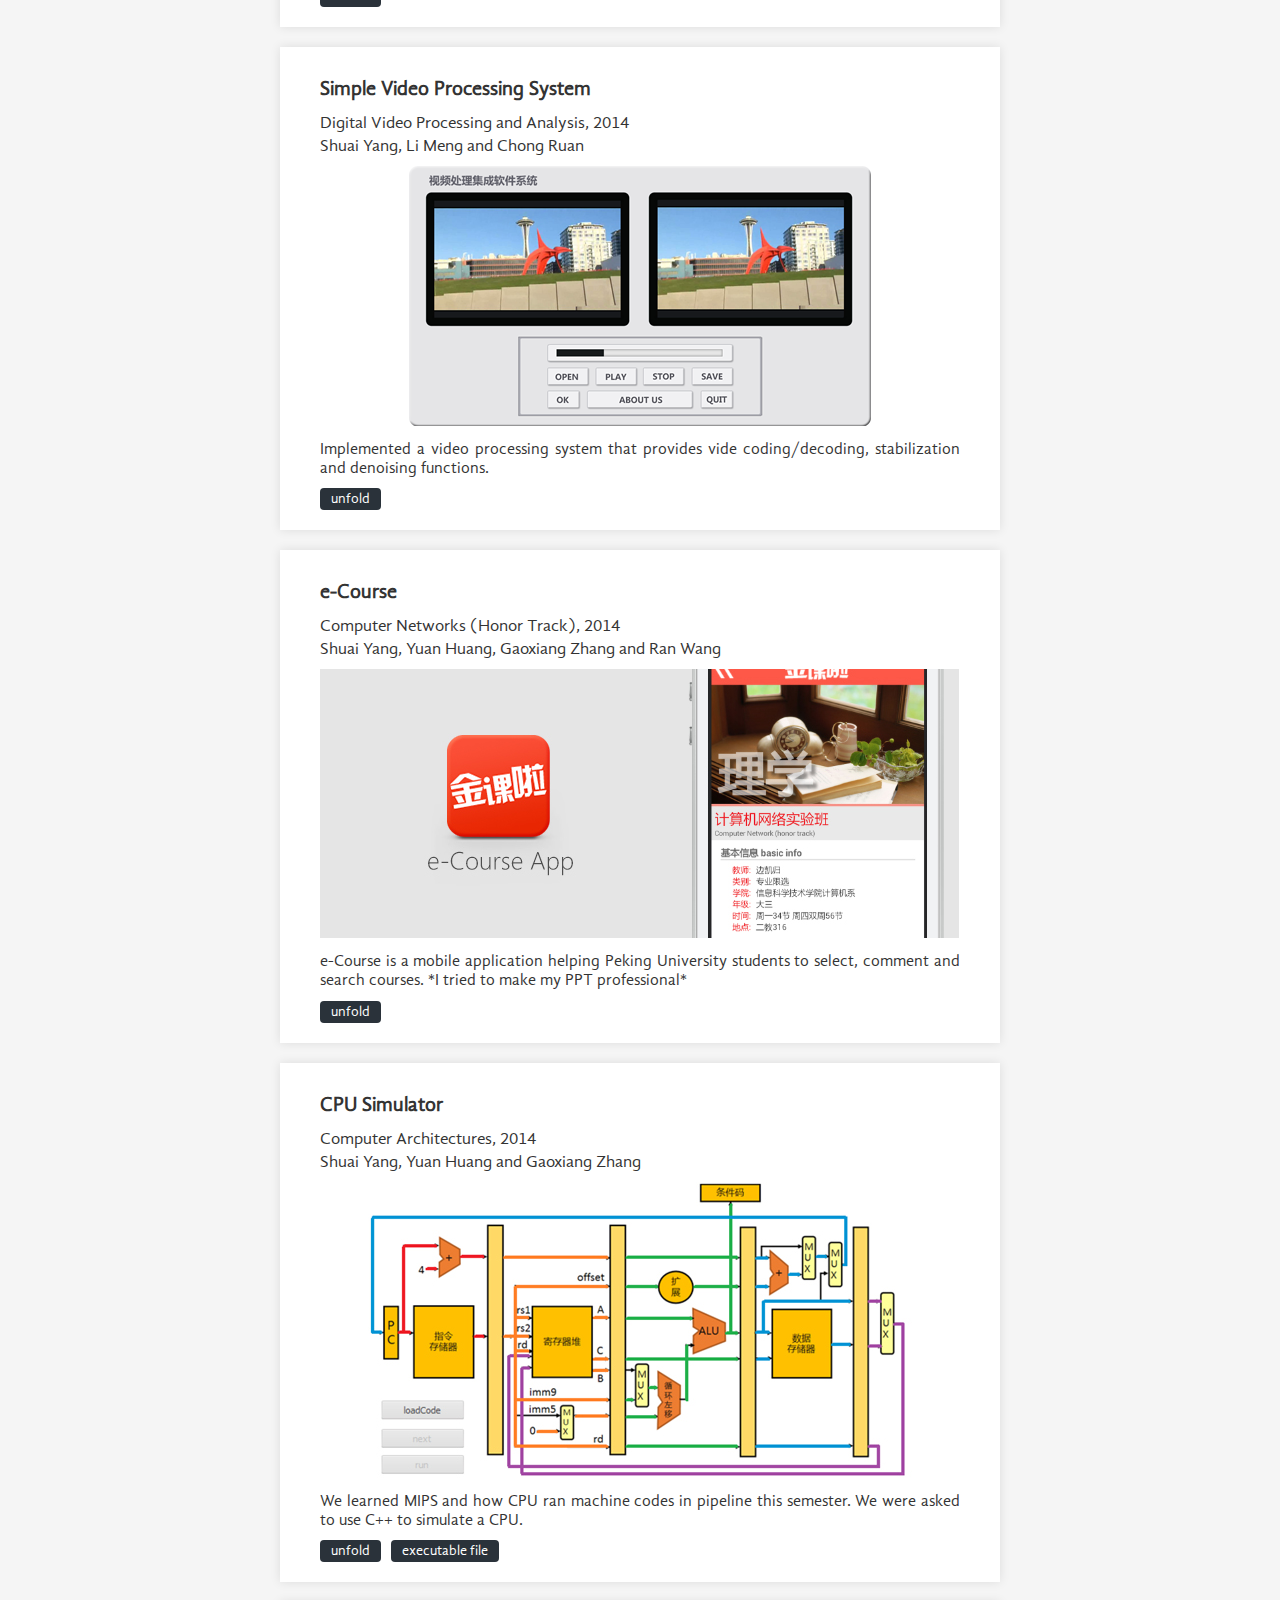
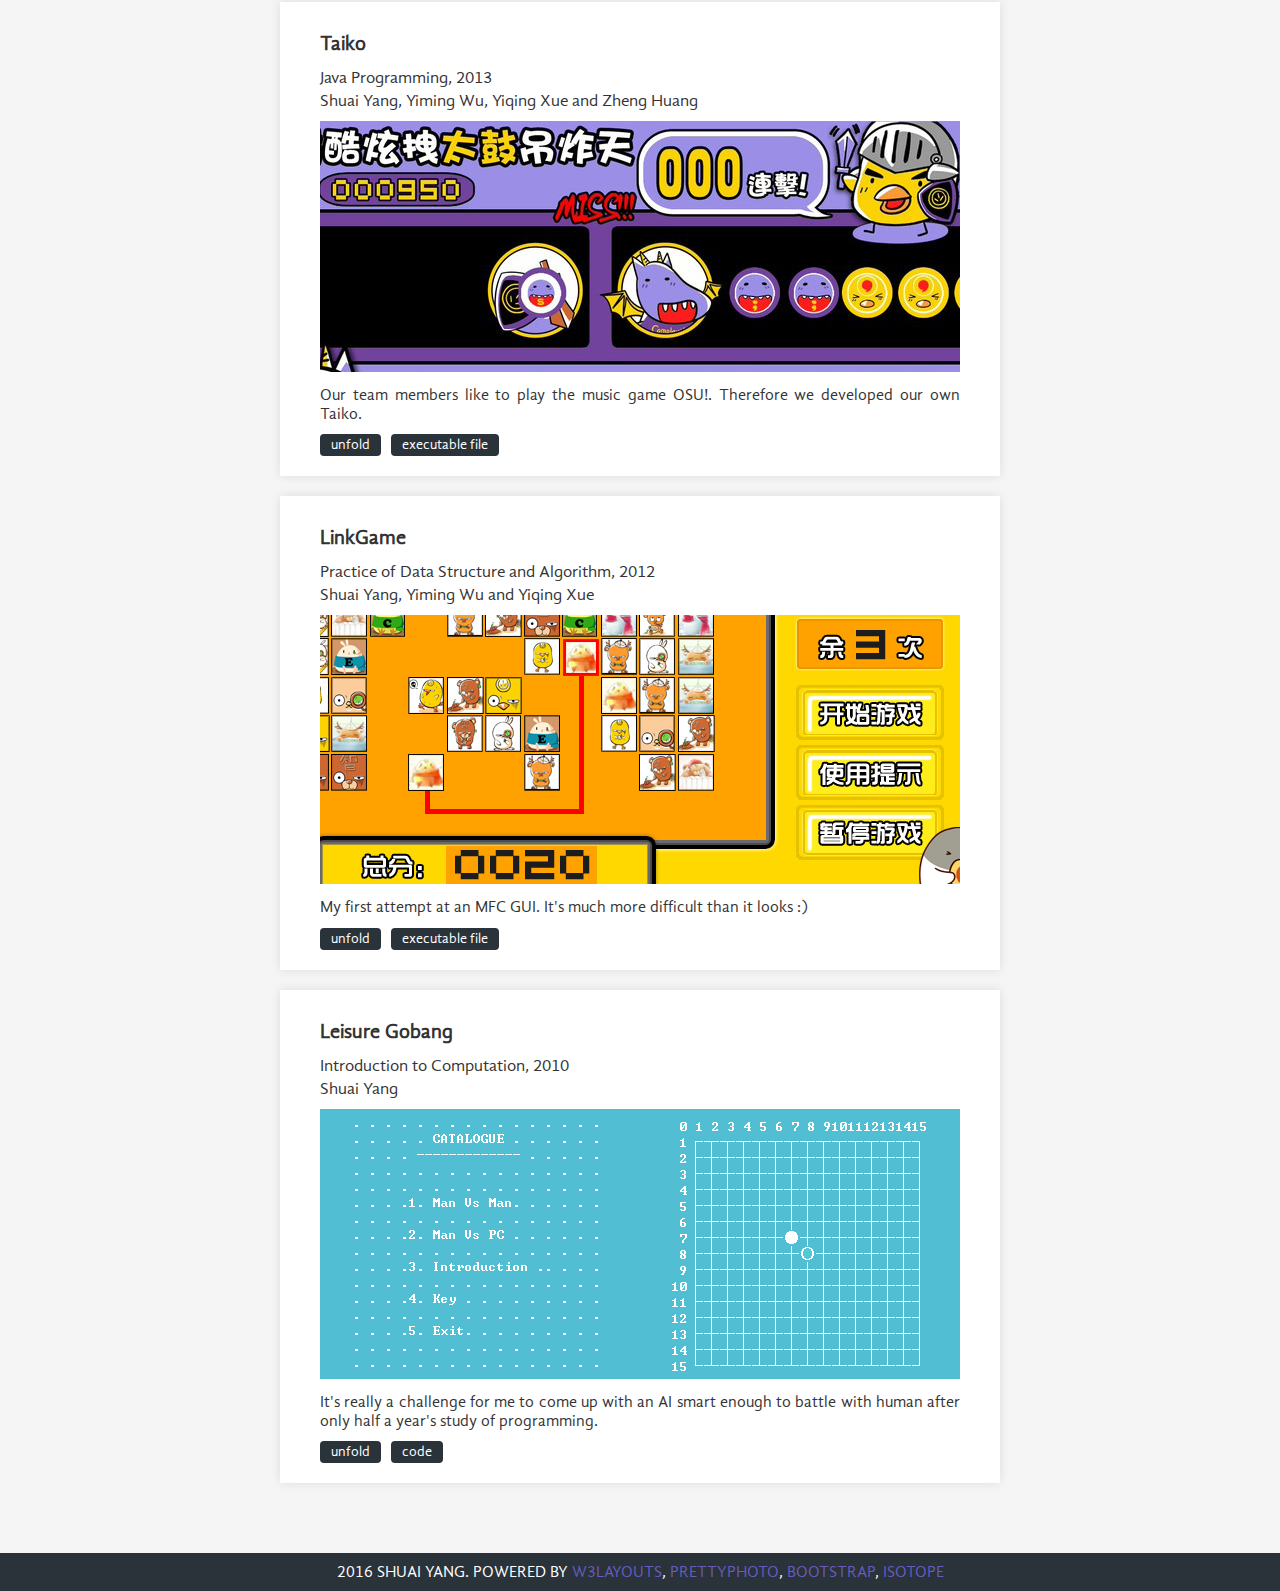
<file: project.html>
<!--
Author: W3layouts
Author URL: http://w3layouts.com
License: Creative Commons Attribution 3.0 Unported
License URL: http://creativecommons.org/licenses/by/3.0/
-->
<!DOCTYPE HTML>
<html>
	<head>
		<meta http-equiv="Content-Type" content="text/html; charset=utf-8">
		<title>Project - Shuai Yang</title>
		<link href="./css/bootstrap.css" rel="stylesheet" type="text/css"  media="all" />
		<link href="./css/style.css" rel="stylesheet" type="text/css"  media="all" />
		<link href="./css/prettyPhoto.css" rel="stylesheet" type="text/css"  media="all" />	
		<link href="./css/project.css" rel="stylesheet" type="text/css"  media="all" />			
		<link href='http://fonts.googleapis.com/css?family=Karla' rel='stylesheet' type='text/css'>	
	</head>
	<body>
		<!---start-wrap--->
		<!---start-header--->
	<div class="header">
		<div class="wrap">
			<!---start-logo--->
			<div class="logo">
				<a href="index.html">Shuai Yang</a>
			</div>
			<!---End-logo--->
			<!---start-top-nav--->
			<div class="top-nav">
				<ul>
					<li onclick="func('Research')" class="dropdown" >
						<a id="Research" href="#" class="dropdown-toggle" data-toggle="dropdown" role="button" aria-expanded="false" >
						  Research Projects <span class="caret"></span>
						</a>
						<ul class="dropdown-menu bullet fadeIn" role="menu">
						  <li id="dropdown-a"><a href="#research1"  class="scroll">Image Stylization</a></li>
						  <li id="dropdown-a"><a href="#research2"  class="scroll">Image Completion</a></li>
						  <li id="dropdown-a"><a href="#research3"  class="scroll">Depth Enhancement</a></li>
						  <li id="dropdown-a"><a href="#research4"  class="scroll">Other Projects</a></li>
						</ul>
					</li>					
					<li id="Course" onclick="func('Course')"><a href="#course" class="scroll">Course Projects</a></li>
				</ul>
			</div>
			<div class="clear"> </div>
			<!---End-top-nav--->
	     </div>
	</div>
	
	<script> 
	var lastname = 'Research';
	function func(name){
		if (lastname == name){
			return;
		}
		if(name == 'Course'){
			var div = document.getElementById(name); 
			div.className = 'active';
			div = document.getElementById(lastname); 
			div.style.borderTop="0px";
			div.style.color="#ffffff";
			lastname = name;
		}
		else
		{
			var div = document.getElementById(name); 
			div.style.borderTop="5px solid #4dc9b0";
			div.style.color="#4dc9b0";
			div = document.getElementById(lastname); 
			if (lastname == 'Course'){
				div.className = ''; 				
			}			
			lastname = name;
		}
	}
	function coming_soon()
	{
		alert("Coming soon.");
	}
	</script> 
	
	<!---End-wrap--->
	<div class="content">
		<div class="grid1" id="research">
			<h3>Research Projects</h3>
			<p></p>
		</div>
		<div class="grid3" id="research1">
			<div class="grid3-header">
				<img src="./images/3991-200.png" title="Artdirector" />
				<p>Image Stylization</p>
			</div>
			<div class="grid3-content">
				<div class="well well-lg">
					<div class="name">
						<p><b>TET-GAN: Text Effects Transfer via Stylization and Destylization</b></p>
						<small>AAAI 2019<br/>Shuai Yang, Jiaying Liu, Wenjing Wang and Zongming Guo.</small>
					</div>
					<div class="info">
						<img src="images/project/AAAI2019.jpg"></img>
						<p>This work presents a novel Texture Effects Transfer GAN (TET-GAN), which are trained to disentangle content and style features of text effects images to accomplish both the objective of style transfer and style removal. To support the training of our network, we propose a new text effects dataset with as much as 64 professionally designed styles on 837 characters.</p>
					</div>
					<div class="buttons">
						<a class="btn btn-confirm" target="_blank" href="http://www.icst.pku.edu.cn/struct/Pub%20Files/2019/ys_aaai19.pdf">pdf</a>
						<a class="btn btn-confirm" target="_blank" href="http://39.96.165.147/Projects/ys_aaai19/TETGAN.html">project</a>
						<a class="btn btn-confirm" target="_blank" href="https://github.com/williamyang1991/TET-GAN">code</a>
						<a class="btn btn-confirm" target="_blank" href="http://39.96.165.147/Projects/ys_aaai19/TETGAN.html">dataset</a>
						<button type="button" class="btn btn-confirm"
						  data-container="body" data-toggle="popover"  data-html="true" data-placement="bottom" 
						  data-content="<div>@article{yang2018tet,<br/>
						  &nbsp;&nbsp;&nbsp;title={TET-GAN: Text Effects Transfer via Stylization and Destylization},<br/>
						  &nbsp;&nbsp;&nbsp;author={Yang, Shuai and Liu, Jiaying and Wang, Wenjing and Guo, Zongming},<br/>
						  &nbsp;&nbsp;&nbsp;booktitle={AAAI Conference on Artificial Intelligence},<br/>
						  &nbsp;&nbsp;&nbsp;year={2019}<br/>
						}</div>">cite									
					</div>				
				</div>	
			    <div class="well well-lg">
					<div class="name">
						<p><b>Context-Aware Unsupervised Text Stylization</b></p>
						<small>ACM MM 2018<br/>Shuai Yang, Jiaying Liu, Wenhan Yang and Zongming Guo.</small>
					</div>
					<div class="info">
						<img src="images/project/ACMMM2018.png"></img>
						<p>This work explores a challenging unsupervised text stylization problem, only with a text image and an arbitrary style image as input. Furthermore, we investigate the combination of stylized shapes (text, symbols, icons) and background images to create professional looking artwork.</p>
					</div>
					<div class="buttons">
						<a class="btn btn-confirm" target="_blank" href="http://www.icst.pku.edu.cn/struct/Pub%20Files/2018/yang-mm18.pdf">pdf</a>
						<a class="btn btn-confirm" target="_blank" href="http://www.icst.pku.edu.cn/struct/Projects/UTS.html">project</a>
						<button type="button" class="btn btn-confirm"
						  data-container="body" data-toggle="popover"  data-html="true" data-placement="bottom" 
						  data-content="<div>@inproceedings{yang2018context,<br/>
						  &nbsp;&nbsp;&nbsp;title={Context-Aware Unsupervised Text Stylization},<br/>
						  &nbsp;&nbsp;&nbsp;author={Yang, Shuai and Liu, Jiaying and Lian, Zhouhui and Guo, Zongming},<br/>
						  &nbsp;&nbsp;&nbsp;booktitle={ACM Multimedia Conference},<br/>
						  &nbsp;&nbsp;&nbsp;pages={1688--1696},<br/>
						  &nbsp;&nbsp;&nbsp;year={2018}<br/>
						}</div>">cite									
					</div>	<hr/>							
					<div class="name">						
						<p><b>Context-Aware Text-Based Binary Image Stylization and Synthesis</b></p>
						<small>TIP 2018<br/>Shuai Yang, Jiaying Liu, Wenhan Yang and Zongming Guo.</small>
					</div>
					<div class="info"></div>
					<div class="info" id="ACMMM2018-more" style="display:none">
						<img src="images/project/TIP2019.jpg"></img>
						<p>In this journal version, we further consider the rotations and scales of text, investigate the placement of each individual character rather than considering them as a whole to enhance the design flexibility, the computational complexity, and extend our method to structure-guided image inpainting.</p>
					</div>					
					<div class="buttons">
						<a class="btn btn-confirm" target="_blank" href="http://www.icst.pku.edu.cn/struct/Pub%20Files/2019/ys_tip19.pdf">pdf</a>
						<button type="button" class="btn btn-confirm"
						  data-container="body" data-toggle="popover"  data-html="true" data-placement="bottom" 
						  data-content="<div>@article{yang2019context,<br/>
						  &nbsp;&nbsp;&nbsp;title={Context-Aware Text-Based Binary Image Stylization and Synthesis},<br/>
						  &nbsp;&nbsp;&nbsp;author={Yang, Shuai and Liu, Jiaying and Yang, Wenhan and Guo, Zongming},<br/>
						  &nbsp;&nbsp;&nbsp;journal={IEEE Transactions on Image Processing},<br/>
						  &nbsp;&nbsp;&nbsp;volume={28},<br/>
						  &nbsp;&nbsp;&nbsp;number={2},<br/>
						  &nbsp;&nbsp;&nbsp;pages={952--964},<br/>
						  &nbsp;&nbsp;&nbsp;year={2019}<br/>
						}</div>">cite
						</button>	
						<button type="button" id="ACMMM2018-more-button" class="btn btn-confirm" onClick="$use('ACMMM2018-more','ACMMM2018-more-button')">unfold</button>						
					</div>					
				</div>			
			    <div class="well well-lg">
					<div class="name">
						<p><b>Awesome Typography: Statistics-Based Text Effects Transfer</b></p>
						<small>CVPR 2017<br/>Shuai Yang, Jiaying Liu, Zhouhui Lian and Zongming Guo.</small>
					</div>
					<div class="info">
						<img src="images/project/CVPR2017.png"></img>
						<p> This work explores the problem of generating fantastic special-effects for the typography.
						 our key idea is to exploit the analytics on the high regularity of the texture spatial distribution for text effects to guide the synthesis process. </p>
					</div>
					<div class="buttons">
						<a class="btn btn-confirm" target="_blank" href="http://www.icst.pku.edu.cn/struct/Pub%20Files/2017/ys_cvpr17.pdf">pdf</a>
						<a class="btn btn-confirm" target="_blank" href="http://www.icst.pku.edu.cn/struct/Projects/TET.html">project</a>
						<a class="btn btn-confirm" target="_blank" href="https://github.com/williamyang1991/Text-Effects-Transfer/tree/release">code</a>						<button type="button" class="btn btn-confirm"
						  data-container="body" data-toggle="popover"  data-html="true" data-placement="bottom" 
						  data-content="<div>@inproceedings{yang2017awesome,<br/>
						  &nbsp;&nbsp;&nbsp;title={Awesome typography: Statistics-based text effects transfer},<br/>
						  &nbsp;&nbsp;&nbsp;author={Yang, Shuai and Liu, Jiaying and Lian, Zhouhui and Guo, Zongming},<br/>
						  &nbsp;&nbsp;&nbsp;booktitle={Proceedings of the IEEE Conference on Computer Vision and Pattern Recognition},<br/>
						  &nbsp;&nbsp;&nbsp;pages={7464--7473},<br/>
						  &nbsp;&nbsp;&nbsp;year={2017}<br/>
						}</div>">cite									
					</div>	<hr/>							
					<div class="name">						
						<p><b>Text Effects Transfer via Distribution-Aware Texture Synthesis</b></p>
						<small>CVIU 2018<br/>Shuai Yang, Jiaying Liu, Zhouhui Lian and Zongming Guo.</small>
					</div>
					<div class="info"></div>
					<div class="info" id="CVIU2018-more" style="display:none">
						<img src="images/project/CVIU2018.jpg"></img>
						<p>In this journal version, we introduce a new stroke term to adjust the texture similarity of matched strokes, conduct a user study and a running time comparison for quantitative evaluations, and apply our method to more general stroke-based graphics.</p>
					</div>					
					<div class="buttons">
						<a class="btn btn-confirm" target="_blank" href="http://www.icst.pku.edu.cn/struct/Pub%20Files/2018/ys-cviu18.pdf">pdf</a>
						<button type="button" class="btn btn-confirm"
						  data-container="body" data-toggle="popover"  data-html="true" data-placement="bottom" 
						  data-content="<div>@article{yang2018text,<br/>
						  &nbsp;&nbsp;&nbsp;title={Text effects transfer via distribution-aware texture synthesis},<br/>
						  &nbsp;&nbsp;&nbsp;author={Yang, Shuai and Liu, Jiaying and Lian, Zhouhui and Guo, Zongming},<br/>
						  &nbsp;&nbsp;&nbsp;journal={Computer Vision and Image Understanding},<br/>
						  &nbsp;&nbsp;&nbsp;volume={174},<br/>
						  &nbsp;&nbsp;&nbsp;pages={43--56},<br/>
						  &nbsp;&nbsp;&nbsp;year={2018},<br/>
						  &nbsp;&nbsp;&nbsp;publisher={Elsevier}<br/>
						}</div>">cite
						</button>	
						<button type="button" id="CVIU2018-more-button" class="btn btn-confirm" onClick="$use('CVIU2018-more','CVIU2018-more-button')">unfold</button>						
					</div>					
				</div>
			</div>			
		</div>
		<div class="grid3" id="research2" style="background:#ffffff">
			<div class="grid3-header">
				<img src="./images/33384-200.png" title="Artdirector" />
				<p>Image Completion</p>
			</div>
			<div class="grid3-content">
			    <div class="well well-lg well-gray">
					<div class="name">
						<p><b>Structure-Guided Image Inpainting Using Homography Transformation</b></p>
						<small>TMM 2018<br/>Jiaying Liu, Shuai Yang, Yuming Fang and Zongming Guo.</small>
					</div>
					<div class="info">
						<img src="images/project/TMM18.jpg"></img>
						<p>In this paper, we present a novel structure-guided framework for exemplar-based image inpainting. The main idea is to exploit the regularity of image self-similarity in forms of Homography transformation matrices to guide and improve the inpainting process.</p>
					</div>					
					<div class="buttons">
						<a class="btn btn-confirm" target="_blank" href="http://www.icst.pku.edu.cn/struct/Pub%20Files/2018/ys-tmm18.pdf">pdf</a>
						<button type="button" class="btn btn-confirm"
						  data-container="body" data-toggle="popover"  data-html="true" data-placement="bottom" 
						  data-content="<div>@article{liu2018structure,<br/>
						  &nbsp;&nbsp;&nbsp;title={Structure-Guided Image Inpainting Using Homography Transformation},<br/>
						  &nbsp;&nbsp;&nbsp;author={Liu, Jiaying and Yang, Shuai and Fang, Yuming and Guo, Zongming},<br/>
						  &nbsp;&nbsp;&nbsp;journal={IEEE Transactions on Multimedia},<br/>
						  &nbsp;&nbsp;&nbsp; volume={20},<br/>
						  &nbsp;&nbsp;&nbsp; number={12},<br/>
						  &nbsp;&nbsp;&nbsp; pages={3252--3265},<br/>
						  &nbsp;&nbsp;&nbsp; year={2018}<br/>
						}</div>">cite
						</button>						
					</div>
					<hr style="height: 1px; background-color: #DDDDDD"/>
					<div class="name">
						<p><b>Structure-Guided Image Completion via Regularity Statistics</b></p>
						<small>ICASSP 2016<br/>Shuai Yang, Jiaying Liu, Sijie Song, Mading Li and Zongming Guo</small>
					</div>
					<div class="info"></div>
					<div class="info" id="ICASSP2016-more" style="display:none">
						<img src="images/project/ICASSP2016.png"></img>
						<p>In this paper, we propose a novel hierarchical image completion approach using regularity statistics, considering structure features. </p>
					</div>					
					<div class="buttons">
						<a class="btn btn-confirm" target="_blank" href="http://www.icst.pku.edu.cn/struct/Pub%20Files/2016/ys_icassp16.pdf">pdf</a>						
						<a class="btn btn-confirm" target="_blank" href="http://www.icst.pku.edu.cn/struct/Projects/HIC3D.html">project</a>
						<button type="button" class="btn btn-confirm"
						  data-container="body" data-toggle="popover"  data-html="true" data-placement="bottom" 
						  data-content="<div>@inproceedings{Yang2016Structure,<br/>
						  &nbsp;&nbsp;&nbsp;title={Structure-guided image completion via regularity statistics},<br/>
						  &nbsp;&nbsp;&nbsp;author={Yang, Shuai and Liu, Jiaying and Song, Sijie and Li, Mading and Guo, Zongming},<br/>
						  &nbsp;&nbsp;&nbsp;booktitle={IEEE International Conference on Acoustics, Speech and Signal Processing},<br/>
						  &nbsp;&nbsp;&nbsp;year={2016},<br/>
						}</div>">cite
						</button>
						<button type="button" id="ICASSP2016-more-button" class="btn btn-confirm" onClick="$use('ICASSP2016-more','ICASSP2016-more-button')">unfold</button>							
					</div>
				</div>
			</div>			
		</div>
		<div class="grid3" id="research3">
			<div class="grid3-header">
				<img src="./images/123911-200.png" title="Artdirector" />
				<p>Depth Enhancement</p>
			</div>
			<div class="grid3-content">
			    <div class="well well-lg">
					<div class="name">
						<p><b>Joint-Feature Guided Depth Map Super-Resolution With Face Priors</b></p>
						<small>TCYB 2018<br/>Shuai Yang, Jiaying Liu, Yuming Fang and Zongming Guo.</small>
					</div>
					<div class="info">
						<img src="images/project/TCYB2017.png"></img>
						<p>In this paper, we present a novel method to super-solve and recover the facial depth map nicely. The key idea of our approach is to exploit the exemplar-based method to obtain the reliable face priors from high quality facial depth map to further improve the depth image.</p>
					</div>					
					<div class="buttons">
						<a class="btn btn-confirm" target="_blank" href="http://www.icst.pku.edu.cn/struct/Projects/JFSR/files/tcyb_yang16.pdf">pdf</a>
						<a class="btn btn-confirm" target="_blank" href="http://www.icst.pku.edu.cn/struct/Projects/JFSR.html">project</a>
						<button type="button" class="btn btn-confirm"
						  data-container="body" data-toggle="popover"  data-html="true" data-placement="bottom" 
						  data-content="<div>@article{Yang2016Joint,<br/>
							&nbsp;&nbsp;&nbsp;title={Joint-Feature Guided Depth Map Super-Resolution With Face Priors},<br/>
							&nbsp;&nbsp;&nbsp;author={Yang, Shuai and Liu, Jiaying and Fang, Yuming and Guo, Zongming},<br/>
							&nbsp;&nbsp;&nbsp;journal={IEEE Transactions on Cybernetics},<br/>
							&nbsp;&nbsp;&nbsp;volume={48},<br/>
							&nbsp;&nbsp;&nbsp;number={1},<br/>
							&nbsp;&nbsp;&nbsp;pages={399--411},<br/>
							&nbsp;&nbsp;&nbsp;year={2018}<br/>
						}</div>">cite
						</button>		
					</div>	<hr/>							
					<div class="name">						
						<p><b>Facial Depth Map Enhancement via Neighbor Embedding</b></p>
						<small>ICPR 2016<br/>Shuai Yang, Sijie Song, Qikun Guo, Xiaoqing Lu and Jiaying Liu.</small>
					</div>
					<div class="info"></div>
					<div class="info" id="ICPR2016-more" style="display:none">
						<img src="images/project/ICPR2016.jpg"></img>
						<p>In this paper, we present a novel method to super-solve and recover the facial depth map nicely. The key idea of our approach is to exploit the learning-based method to obtain the reliable face priors from high quality facial depth map to further improve the depth image.</p>
					</div>					
					<div class="buttons">
						<a class="btn btn-confirm" target="_blank" href="http://www.icst.pku.edu.cn/course/icb/Pub%20Files/2016/ys_icpr16.pdf">pdf</a>
						<button type="button" class="btn btn-confirm"
						  data-container="body" data-toggle="popover"  data-html="true" data-placement="bottom" 
						  data-content="<div>@inproceedings{Yang2016Facial,<br/>
						  &nbsp;&nbsp;&nbsp;title={Facial Depth Map Enhancement via Neighbor Embedding},<br/>
						  &nbsp;&nbsp;&nbsp;author={Yang. Shuai, Song. Sijie, Guo. Qikun, and Liu. Jiaying},<br/>
						  &nbsp;&nbsp;&nbsp;booktitle={IEEE International Conference on Pattern Recognition},<br/>
						  &nbsp;&nbsp;&nbsp;year={2016},<br/>
						}</div>">cite
						</button>	
						<button type="button" id="ICPR2016-more-button" class="btn btn-confirm" onClick="$use('ICPR2016-more','ICPR2016-more-button')">unfold</button>						
					</div>
				</div>
			</div>		
		</div>
		<div class="grid3" id="research4" style="background:#ffffff">
			<div class="grid3-header">
				<img src="./images/s3.png" title="Artdirector" />
				<p>Other Projects</p>
			</div>
			<div class="grid3-content">
			    <div class="well well-lg well-gray">
					<div class="name">
						<p><b>1+N Fusion: Cascaded Self-Portrait Enhancement</b></p>
						<small>ICASSP 2017<br/>Shuai Yang, Jiaying Liu, Sifeng Xia and Zongming Guo.</small>
					</div>
					<div class="info">
						<img src="images/project/ICASSP2017.png"></img>
						<p>This work presents a novel cascaded framework to solve a self-portrait enhancement problem we call ''1+N'' problem,
						in which a self-portrait is enhanced with the help of N supporting photos that share the same scene and similar shooting time. </p>
					</div>					
					<div class="buttons">
						<a class="btn btn-confirm" target="_blank" href="http://www.icst.pku.edu.cn/struct/Pub%20Files/2017/ys_icassp17.pdf"> <!--style="display:none"--> pdf</a>
						<a class="btn btn-confirm" target="_blank" href="http://www.icst.pku.edu.cn/struct/Projects/1plusn.html">project</a>
						<button type="button" class="btn btn-confirm" 
						  data-container="body" data-toggle="popover"  data-html="true" data-placement="bottom" 
						  data-content="<div>@inproceedings{Yang2017Fusion,<br/>
						  &nbsp;&nbsp;&nbsp;title={1+N Fusion: Cascaded Self-Portrait Enhancement},<br/>
						  &nbsp;&nbsp;&nbsp;author={Yang, Shuai and Liu, Jiaying and Xia, Sifeng and Guo, Zongming},<br/>
						  &nbsp;&nbsp;&nbsp;booktitle={IEEE International Conference on Acoustics, Speech, and Signal Processing},<br/>
						  &nbsp;&nbsp;&nbsp;year={2017},<br/>
						}</div>"> <!--style="display:none"--> cite
						</button>						
					</div>
				</div>			
			    <div class="well well-lg well-gray">
					<div class="name">
						<p><b>Perspective Distorted Video Restoration and Stabilization For Mobile Devices</b></p>
						<small>ChinaSIP 2015<br/>Shuai Yang, Jiaying Liu, Wenhan Yang and Zongming Guo.</small>
					</div>
					<div class="info">
						<img src="images/project/ChinaSIP2015.png"></img>
						<p>This paper presents a novel perspective distorted video restoration and stabilization approach for mobile devices.</p>
					</div>					
					<div class="buttons">
						<a class="btn btn-confirm" target="_blank" href="http://www.icst.pku.edu.cn/struct/Pub%20Files/2015/ys_chinasip15.pdf">pdf</a>
						<a class="btn btn-confirm" target="_blank" href="http://www.icst.pku.edu.cn/struct/Projects/PICE.html">project</a>
						<button type="button" class="btn btn-confirm"
						  data-container="body" data-toggle="popover"  data-html="true" data-placement="bottom" 
						  data-content="<div>@inproceedings{Yang2015Perspective,<br/>
						  &nbsp;&nbsp;&nbsp;title={Perspective distorted video restoration and stabilization for mobile devices},<br/>
						  &nbsp;&nbsp;&nbsp;author={Yang, Shuai and Liu, Jiaying and Yang, Wenhan and Guo, Zongming},<br/>
						  &nbsp;&nbsp;&nbsp;booktitle={IEEE China Summit and International Conference on Signal and Information Processing},<br/>
						  &nbsp;&nbsp;&nbsp;year={2015},<br/>
						}</div>">cite
						</button>						
					</div>
				</div>				
			</div>				
		</div>		
			
		<div class="grid1" id="course">
			<h3>Course Projects</h3>
			<p></p>
		</div>
		<div class="grid3">
			<div class="grid3-content">
			    <div class="well well-lg" id="LogoDetect">
					<div class="name">
						<p><b>Logo Detection System</b></p>
						<small> Digital Image Processing, 2016 <br/>Shuai Yang, Yanghao Li and Yicheng Huang</small>
					</div>
					<div class="info">
						<img src="images/project/logodetect.jpg"></img>
						<p>Implemented SIFT-based and deep-based image detection algorithm.</p>
					</div>	
					<div class="info" id="logoDetect-more" style="display:none">
						<hr/>
						<h3>System Functions</h3>
						<ul>
							<li>View dataset by category</li>
							<li>View detection results and the groundtruth</li>
							<li>Single image detection and batch detection</li>
							<li>Caculate mean average precision</li>
							<li>Three different algorithms to select</li>
						</ul>
						<h3>Algorithms</h3>
						<ul>
							<li><i>SIFT-based:</i> SIFT features are matched between the test image and training images to estimate affine transformations. The masks of training images are warped onto the test image and then accumulated to form a confidence map. The logo is extracted using the region growing algorithm over the confidence map.</li>
							<li><i>Multi-Task Deep Networks:</i> Images are divided into K*K grids. Deep networks based on Inception-BN is used to classify each grid.</li>
							<li><i>Fast R-CNN:</i> Implemented the paper: Ross Girshick. Fast R-CNN. ICCV 2015.</li>
						</ul>						
						<h3>Detection Results</h3>
						<p>We tested on the FlickrLogos-32 dataset. The MAPs of our three algorithms are as follows:</p>
						<img src="images/project/logodetect3.jpg"></img>
						<p>We have also analyzed their performances in six respects:</p>
						<img src="images/project/logodetect2.jpg"></img>
					</div>						
					<div class="buttons">
						<button type="button" id="logoDetect-more-button" class="btn btn-confirm" onClick="$use('logoDetect-more','logoDetect-more-button')">unfold</button>				
					</div>				
				</div>
				
			    <div class="well well-lg" id="ImageRec">
					<div class="name">
						<p><b>Simple Image Recognition System</b></p>
						<small> Digital Image Processing, 2014 <br/>Shuai Yang and Guangyuan Yang</small>
					</div>
					<div class="info">
						<img src="images/project/ir.png"></img>
						<p>Implemented the paper: Nister, David, Stewenius, Henrik. Scalable Recognition with a Vocabulary Tree. 2006:2161-2168. </p>
					</div>	
					<div class="info" id="imageRec-more" style="display:none">
						<hr/>
						<h3>System Functions</h3>
						<ul>
							<li>Extract SIFT Features</li>
							<li>Build Vocabulary Tree</li>
							<li>Quantify Images as Vectors</li>
							<li>Find the most Similar Images</li>
						</ul>
						<p>Here are some query results of our system. The first column is the query image and the last three columns are the corresponding query results.</p>
						<img src="images/project/ir2.png"></img>						
					</div>						
					<div class="buttons">
						<button type="button" id="imageRec-more-button" class="btn btn-confirm" onClick="$use('imageRec-more','imageRec-more-button')">unfold</button>				
					</div>				
				</div>
				
			    <div class="well well-lg" id="VideoPro">
					<div class="name">
						<p><b>Simple Video Processing System</b></p>
						<small> Digital Video Processing and Analysis, 2014 <br/>Shuai Yang, Li Meng and Chong Ruan</small>
					</div>
					<div class="info">
						<img src="images/project/vp.png"></img>
						<p>Implemented a video processing system that provides vide coding/decoding, stabilization and denoising functions. </p>
					</div>	
					<div class="info" id="videoPro-more" style="display:none">
						<hr/>
						<h3>Video Codec</h3>
						<ul>
							<li>Use ffmpeg to decode every frame from the video</li>
							<li>Convert the AVFrame to IplImage, then  stabilize or denoise the image</li>
							<li>Convert the handled IplImage to AVFrame then write to a raw video</li>
							<li>Encode the raw video </li>
						</ul>
						<h3>Video Stabilization</h3>
						<ul>
							<li>A pyramidal version of Lucas-Kanade optical flow computation</li>
							<li>A six-parameters affine transformation model</li>
							<li>A Gaussian motion smoothing</li>
						</ul>
						<h3>Denoising</h3>
						<ul>
							<li>Non-Local Means filter </li>
						</ul>						
					</div>						
					<div class="buttons">
						<button type="button" id="videoPro-more-button" class="btn btn-confirm" onClick="$use('videoPro-more','videoPro-more-button')">unfold</button>				
					</div>				
				</div>
				
			    <div class="well well-lg" id="eCourse">
					<div class="name">
						<p><b>e-Course</b></p>
						<small> Computer Networks (Honor Track), 2014 <br/>Shuai Yang, Yuan Huang, Gaoxiang Zhang and Ran Wang</small>
					</div>
					<div class="info">
						<img src="images/project/ecourse.jpg"></img>
						<p>e-Course is a mobile application helping Peking University students to select, comment and search courses. *I tried to make my PPT professional*</p>
					</div>	
					<div class="info" id="eCourse-more" style="display:none">
						<hr/>
						<p>It is common for students to share course information with each other using online social networks (OSN). However, it is difficult to organize and categorize the information posted by individuals in an ad hoc way on OSN. Our application provides students a venue to publish their ratings to every course they have taken in an organized way such that others can find useful course information from experienced students in an easy and reliable way. </p>
						<h3>Project Presentation</h3>
						<p>Click the picture below to see the project presentation:</p>
						<div class="portfolio-item">
							<div class="hover-bg" style="width:400px;height:300px;margin-left:auto;margin-right:auto"> <a href="images/project/ecourse1.jpg" title="e-Course" rel="prettyPhoto">
							  <div class="hover-text">
								<h4>e-Course</h4>
								<small>e-Course presentation</small>								
								<div class="clearfix"></div>
								</div>
							  <img src="images/portfolio/UI1.jpg" class="img-responsive" alt="e-Course"> </a> </div>
						</div>
					</div>						
					<div class="buttons">
						<button type="button" id="eCourse-more-button" class="btn btn-confirm" onClick="$use('eCourse-more','eCourse-more-button')">unfold</button>				
					</div>				
				</div>
				
			    <div class="well well-lg" id="CPU">
					<div class="name">
						<p><b>CPU Simulator</b></p>
						<small>Computer Architectures, 2014 <br/>Shuai Yang, Yuan Huang and Gaoxiang Zhang</small>
					</div>
					<div class="info">
						<img src="images/project/CPU.jpg"></img>
						<p>We learned MIPS and how CPU ran machine codes in pipeline this semester. We were asked to use C++ to simulate a CPU.</p>
					</div>	
					<div class="info" id="CPU-more" style="display:none">
						<hr/>
						<p>Our program reads in assembler codes(which will then translated into machine codes) or machine codes and simulates how a CPU runs them. We provide CPUs with and without pipeline. In pipeline mode, our program handles data hazard and control hazard. The MFC GUI makes our program easy for users to understand the computer operational principle.</p>
						<h3>CPU Simulator without Pipeline</h3>
						<img src="images/project/CPU1.jpg"></img>
						<h3>CPU Simulator with Pipeline</h3>
						<img src="images/project/CPU2.jpg"></img>				
					</div>						
					<div class="buttons">
						<button type="button" id="CPU-more-button" class="btn btn-confirm" onClick="$use('CPU-more','CPU-more-button')">unfold</button>
						<a class="btn btn-confirm" target="_blank" href="http://pan.baidu.com/s/1eS2pQV4">executable file</a>						
					</div>				
				</div>
				
			    <div class="well well-lg" id="Taiko">
					<div class="name">
						<p><b>Taiko</b></p>
						<small>Java Programming, 2013 <br/>Shuai Yang, Yiming Wu, Yiqing Xue and Zheng Huang</small>
					</div>
					<div class="info">
						<img src="images/project/taiko.jpg"></img>
						<p>Our team members like to play the music game OSU!. Therefore we developed our own Taiko.</p>
					</div>	
					<div class="info" id="taiko-more" style="display:none">
						<hr/>
						<h3>Game User Interface</h3>
						<p>The drumbeats come out from both left side and right side, with characters (A, S, ;, ') on them. Players shall push corresponding buttons when drumbeats moving into the centre circle.</p>
						<img src="images/project/taiko2.jpg"></img>
						<h3>Evaluation System</h3>
						<p>We evaluate players' performances according to valid drum beats, the precision and combos. We have five ranks: S, A, B, C, D.</p>
						<img src="images/project/taiko1.jpg"></img>				
					</div>						
					<div class="buttons">
						<button type="button" id="taiko-more-button" class="btn btn-confirm" onClick="$use('taiko-more','taiko-more-button')">unfold</button>
						<button type="button" class="btn btn-confirm" onclick= "javascript:alert('The .exe file is generated from .class file and it is not guaranteed to work on every computer.');location='http://yun.baidu.com/share/link?shareid=1237956819&uk=1930114363&third=0'">executable file</button>
					</div>				
				</div>
			
			    <div class="well well-lg" id="LinkGame">
					<div class="name">
						<p><b>LinkGame</b></p>
						<small>Practice of Data Structure and Algorithm, 2012 <br/>Shuai Yang, Yiming Wu and Yiqing Xue</small>
					</div>
					<div class="info">
						<img src="images/project/linkgame.jpg"></img>
						<p>My first attempt at an MFC GUI. It's much more difficult than it looks :)</p>
					</div>	
					<div class="info" id="linkgame-more" style="display:none">
						<hr/>
						<p>Our team endeavoured to give users good experiences. Thus we learned MFC and designed the interface by ourselves. Here is the stage introduction:</p>
						<h3>STAGE ONE</h3>
						<p>This stage contains EECS mascots designed by Shuai Yang and Yiqing Xue. They looks cute but the game may not be as easy as you think.</p>
						<img src="images/project/llk_stage1.png"></img>
						<h3>STAGE TWO</h3>
						<p>This stage contains similar characters, which needs more time and concentration to differentiate. Note that even the same characters may have different fonts :-P</p>
						<img src="images/project/llk_stage2.png"></img>
						<h3>STAGE THREE</h3>
						<p>This stage is the extension of Stage Two. You need click the picture to turn over it and get characters. After this stage, we will embrace the ultimate stage with extraordinary difficulty.</p>
						<img src="images/project/llk_stage3.png"></img>
						<h3>STAGE FOUR</h3>
						<p>……, ……, ……, well well ╮(￣▽￣")╭</p>
						<img src="images/project/llk_stage4.png"></img>						
					</div>						
					<div class="buttons">
						<button type="button" id="linkgame-more-button" class="btn btn-confirm" onClick="$use('linkgame-more','linkgame-more-button')">unfold</button>			
						<a class="btn btn-confirm" target="_blank" href="http://yun.baidu.com/s/1jGfZ0pC">executable file</a>
					</div>				
				</div>
			
			    <div class="well well-lg" id="Gobang">
					<div class="name">
						<p><b>Leisure Gobang</b></p>
						<small>Introduction to Computation, 2010 <br/>Shuai Yang</small>
					</div>
					<div class="info">
						<img src="images/project/gobang.png"></img>
						<p>It's really a challenge for me to come up with an AI smart enough to battle with human after only half a year's study of programming.</p>
					</div>	
					<div class="info" id="gobang-more" style="display:none">
						<hr/>					
						<p>In this project, though knowing nothing about GUI, I tried to make the character-based interface user-friendly. Here is the start screen:</p>
						<img src="images/project/gobang1.jpg"></img>
						<p>And this is the game user interface:</p>
						<img src="images/project/gobang2.jpg"></img>
						<p>I have also added winning and losing pictures using ASCII art.</p>
					</div>						
					<div class="buttons">
						<button type="button" id="gabong-more-button" class="btn btn-confirm" onClick="$use('gobang-more','gabong-more-button')">unfold</button>			
						<a class="btn btn-confirm" target="_blank" href="projects/gobang.cpp.html">code</a>
					</div>				
				</div>
			</div>				
		</div>				
		<div class="footer">
			<p>2016 Shuai Yang. Powered by <a href="http://w3layouts.com/">w3layouts</a>, <a href="http://www.no-margin-for-errors.com/projects/prettyphoto-jquery-lightbox-clone/">prettyPhoto</a>, <a href="http://getbootstrap.com/2.3.2/">bootstrap</a>, <a href="http://isotope.metafizzy.co/">Isotope</a></p>
		</div>
	</div>
	
		<script type="text/javascript" src="js/jquery.min.js"></script>
		<script type="text/javascript" src="js/bootstrap.js"></script>
		<script type="text/javascript" src="js/jquery.banner.js"></script>
		<script type="text/javascript" src="js/jquery.prettyPhoto.js"></script>		
		<script type="text/javascript" src="js/jquery.isotope.js"></script>	
		<script type="text/javascript" src="js/main.js"></script>	
		<script type="text/javascript">
			jQuery(document).ready(function($) {
				$(".scroll").click(function(event){		
					event.preventDefault();
					$('html,body').animate({scrollTop:$(this.hash).offset().top},800);
				});
			});		
			$(function () 
			  { $("[data-toggle='popover']").popover();
			  });
			function $use(targetid,objN){
				var d=document.getElementById(targetid);
				var sb=document.getElementById(objN);
				$("#"+targetid).toggle(1000);
				if (sb.innerHTML=="unfold"){
					sb.innerHTML="fold";
				} else {
					sb.innerHTML='unfold';
				}
			}
		</script>   		
	</body>
</html>
</file>
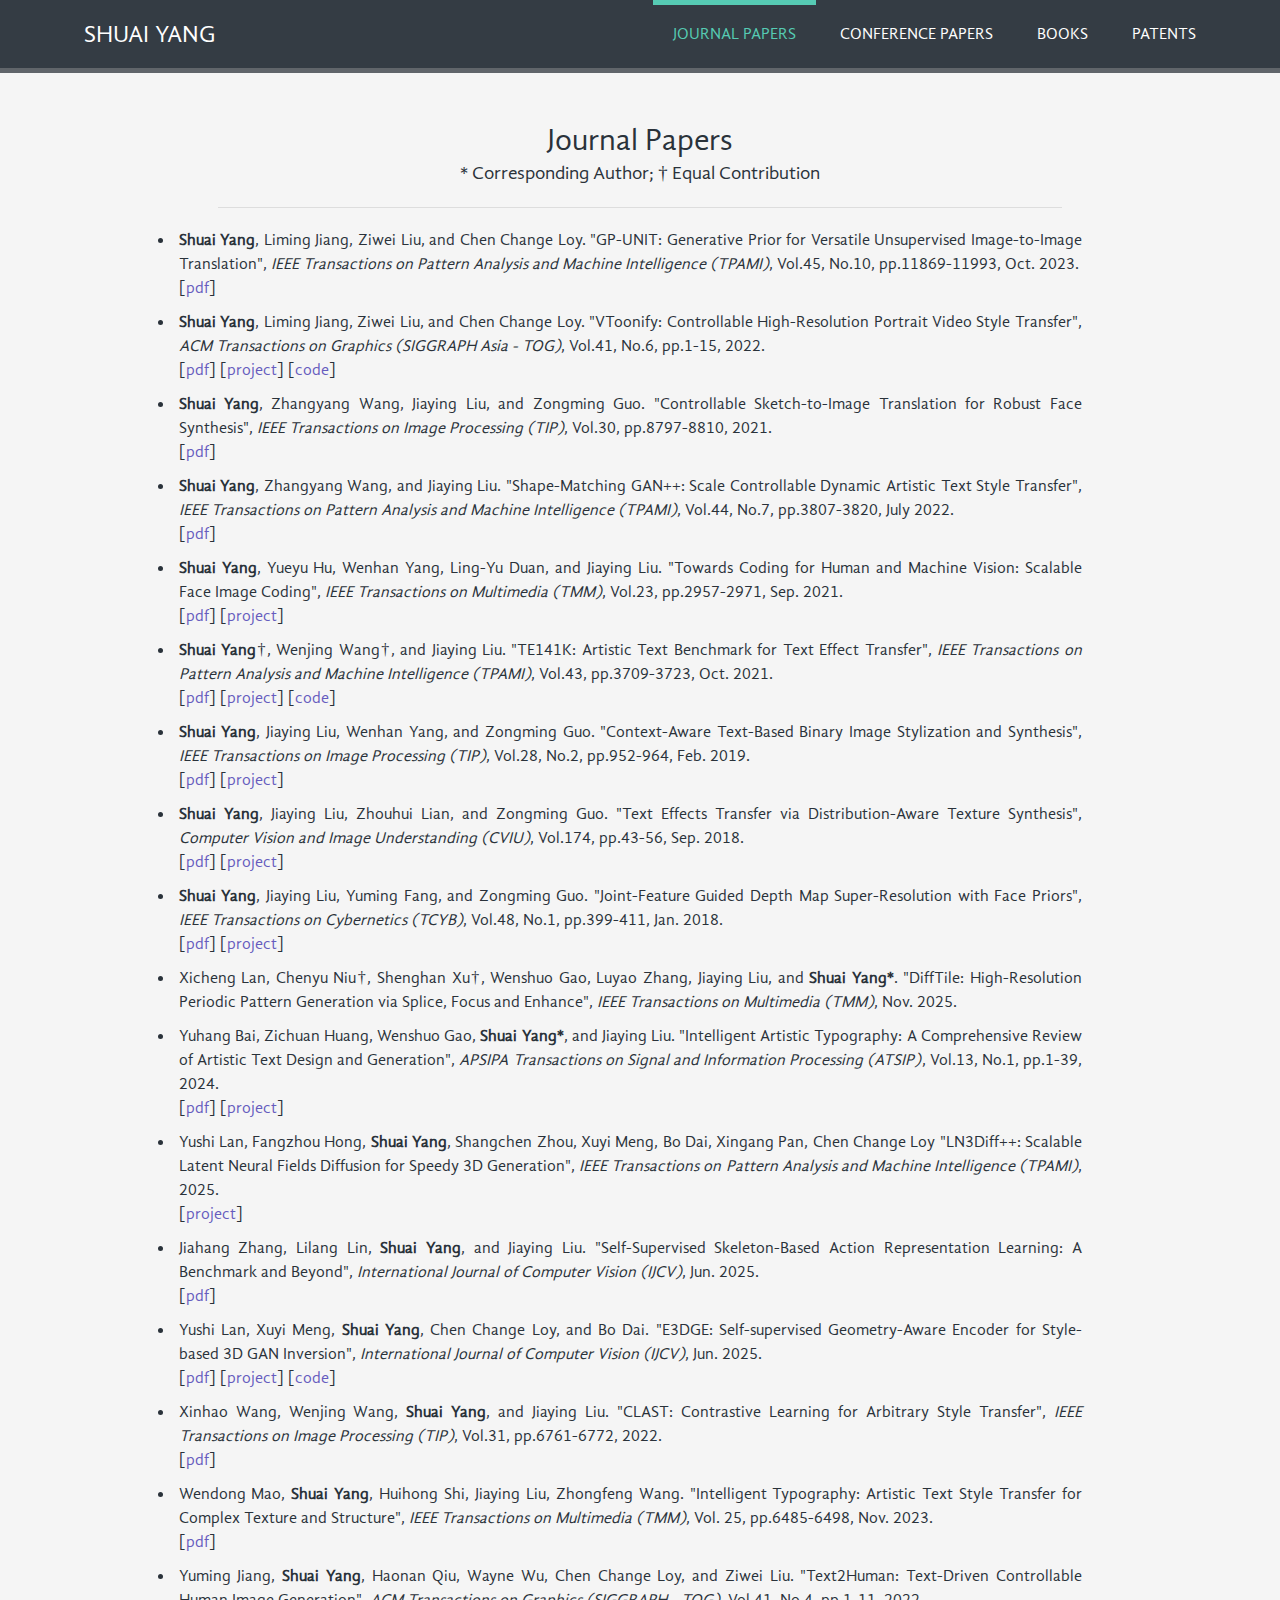
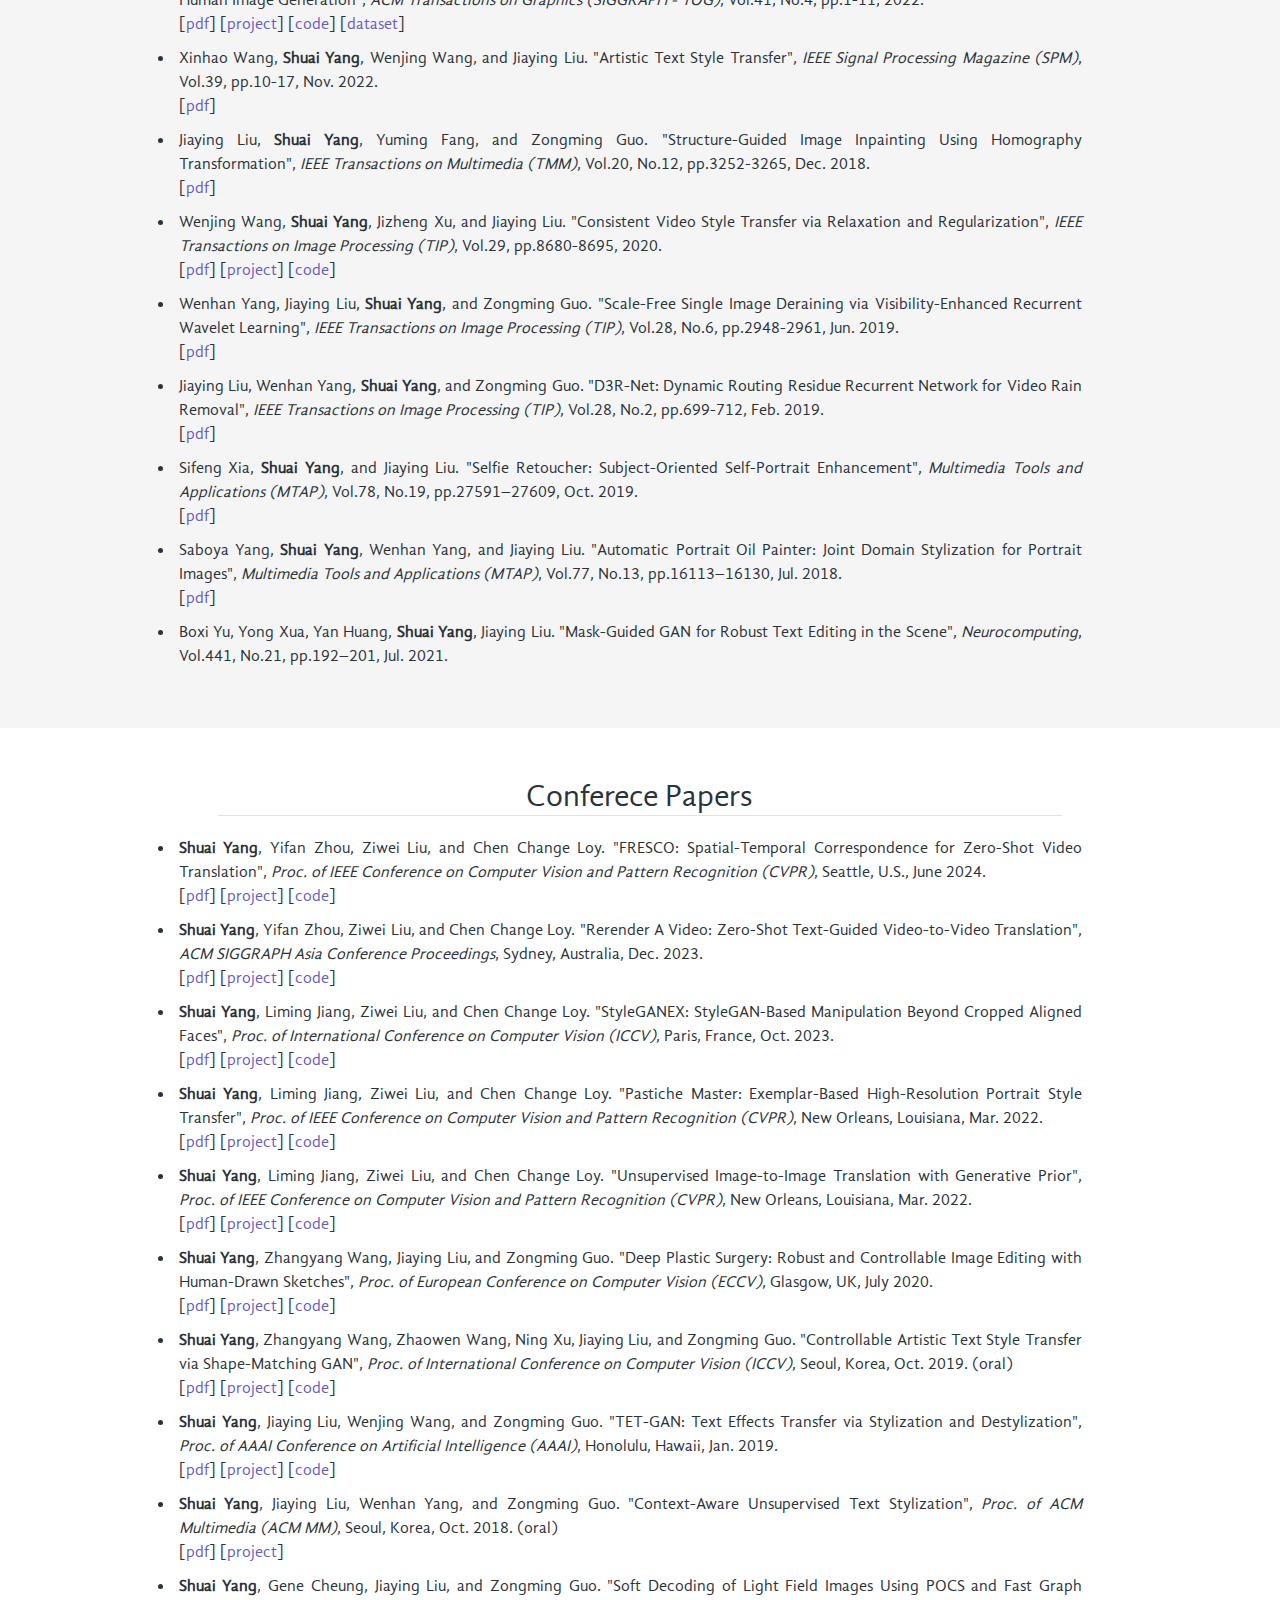
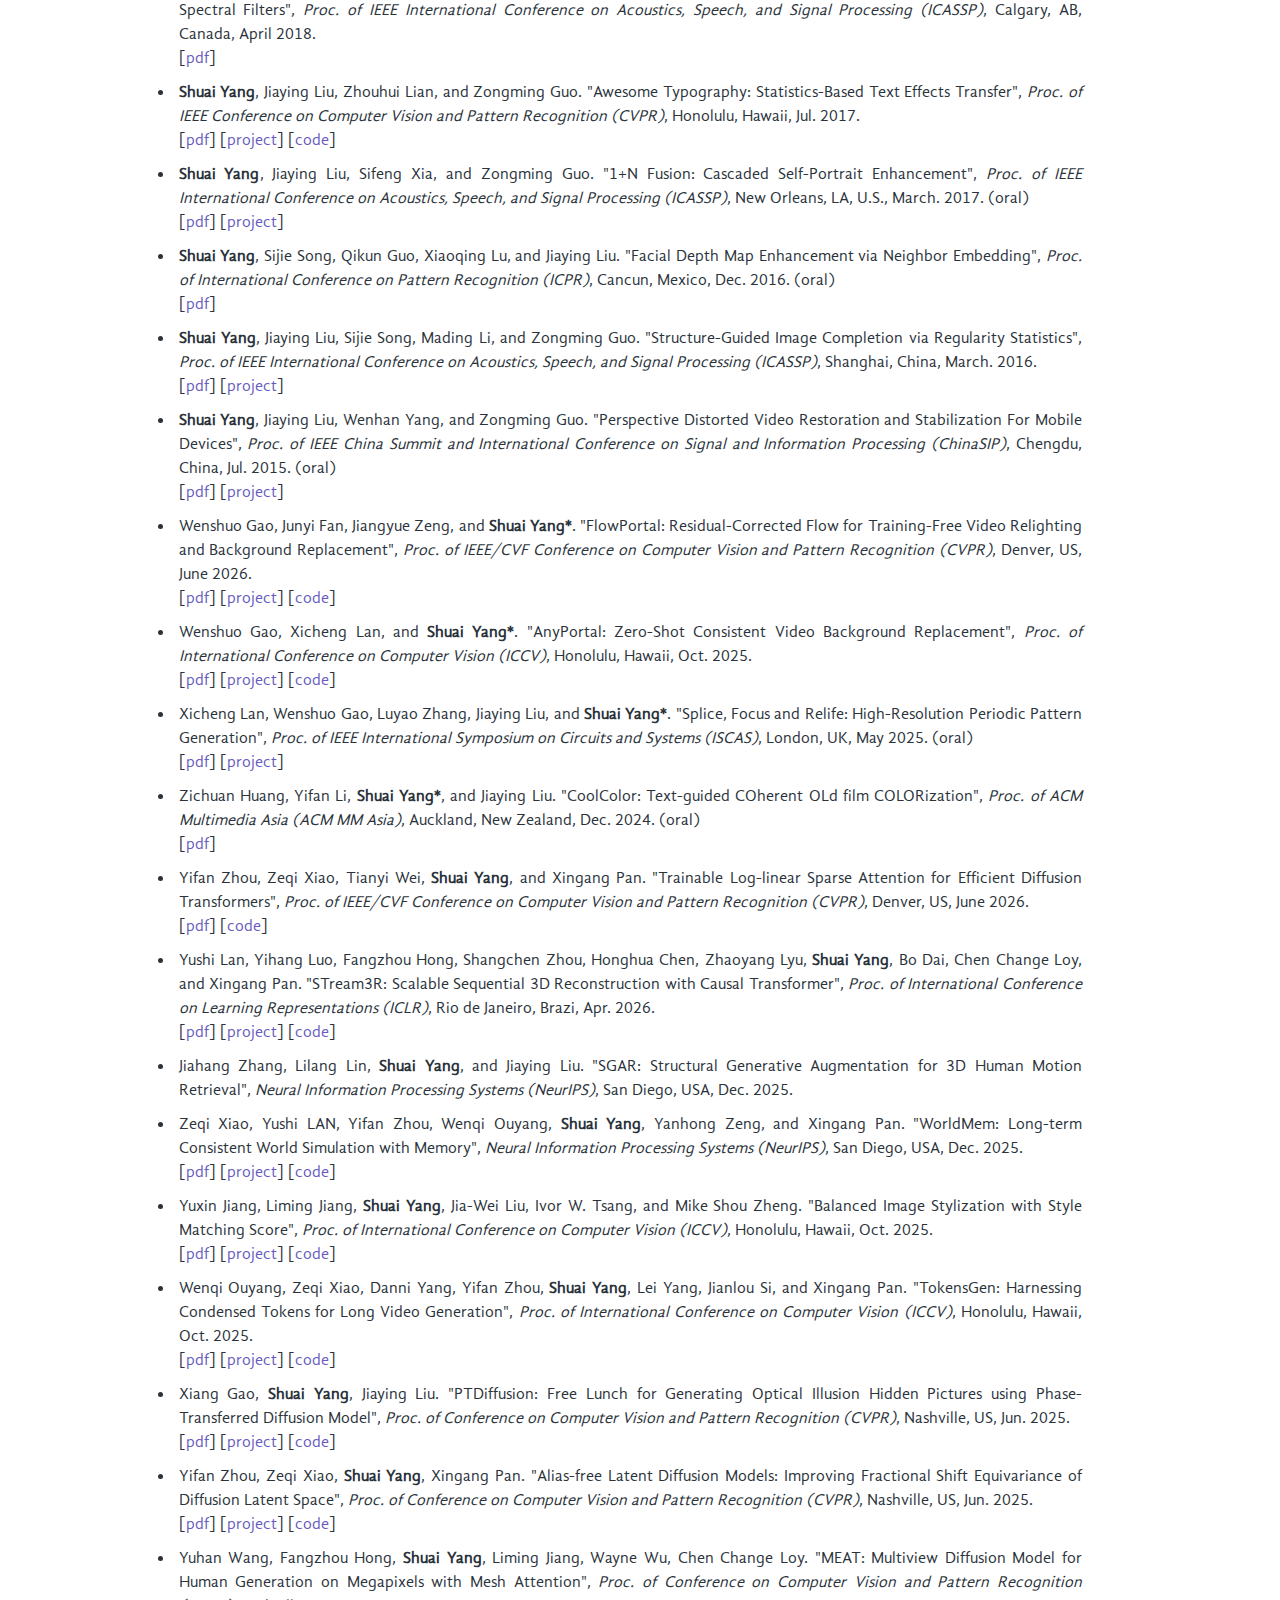
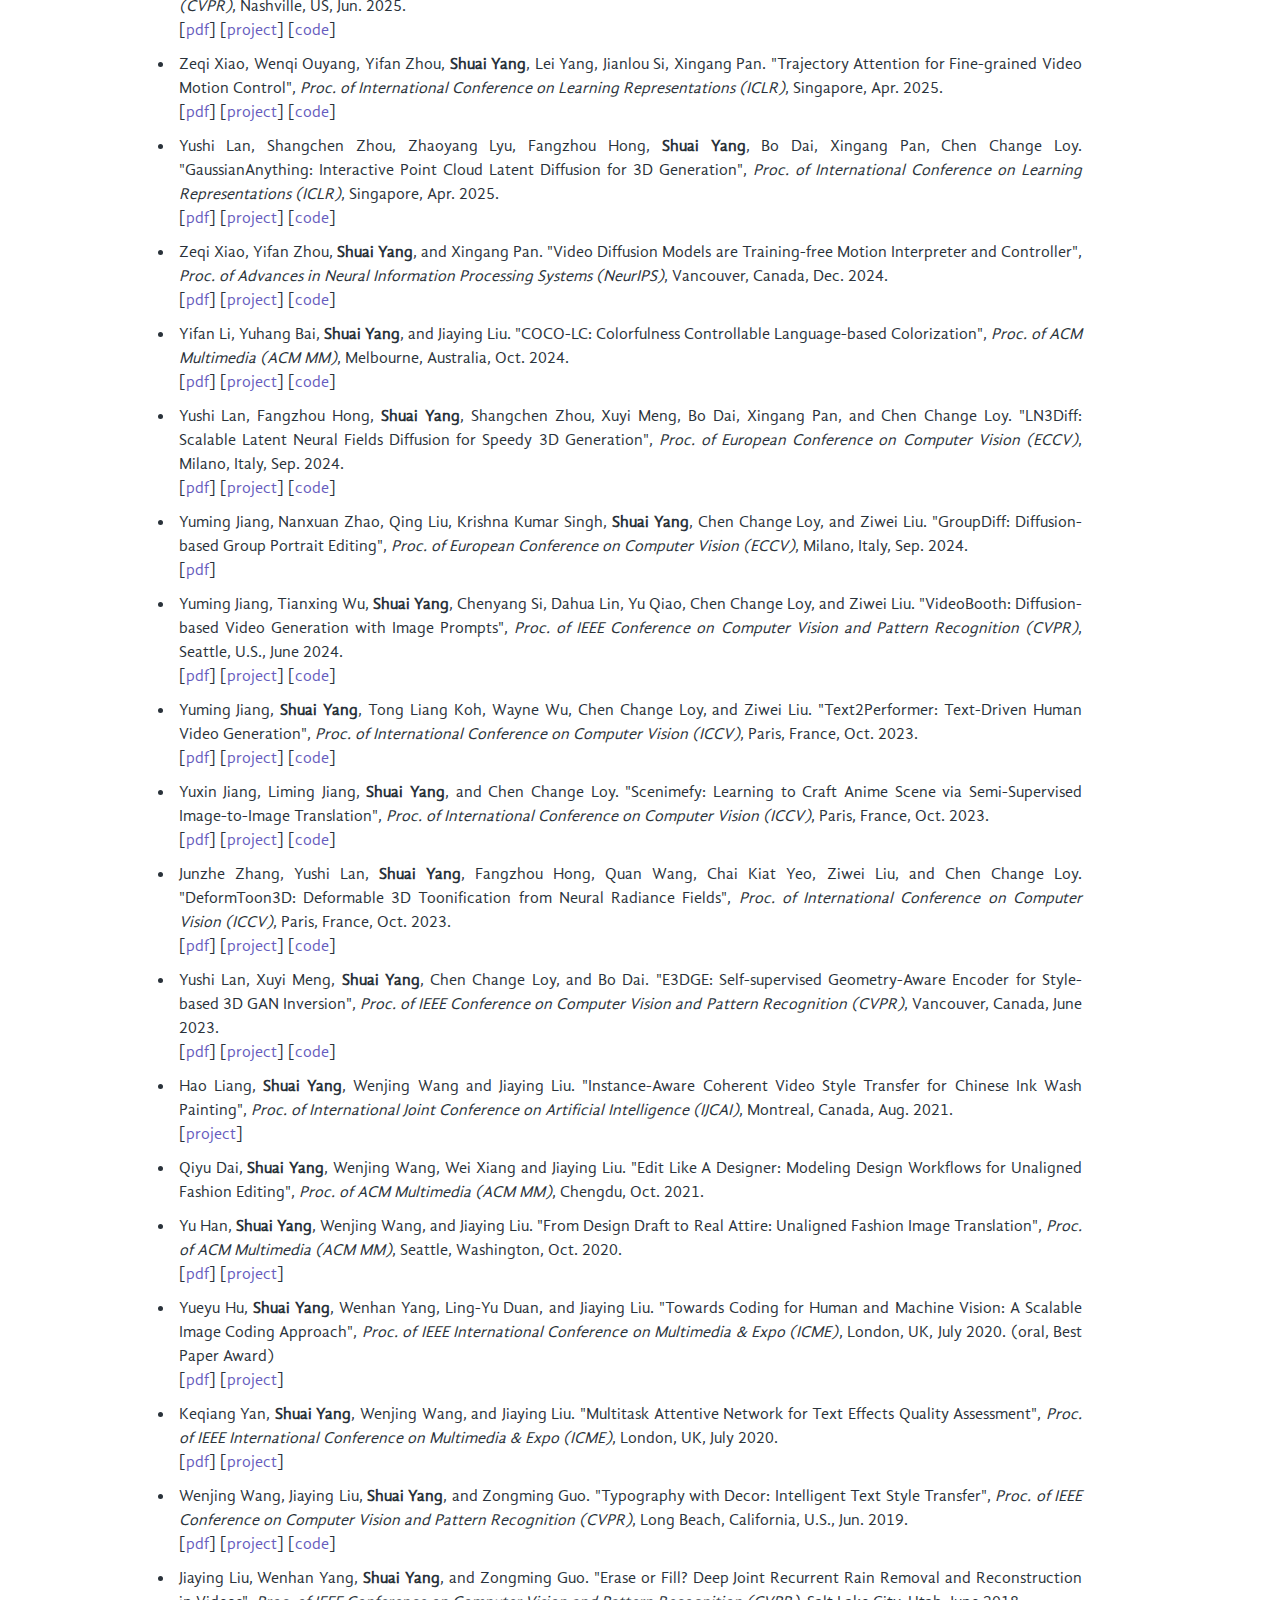
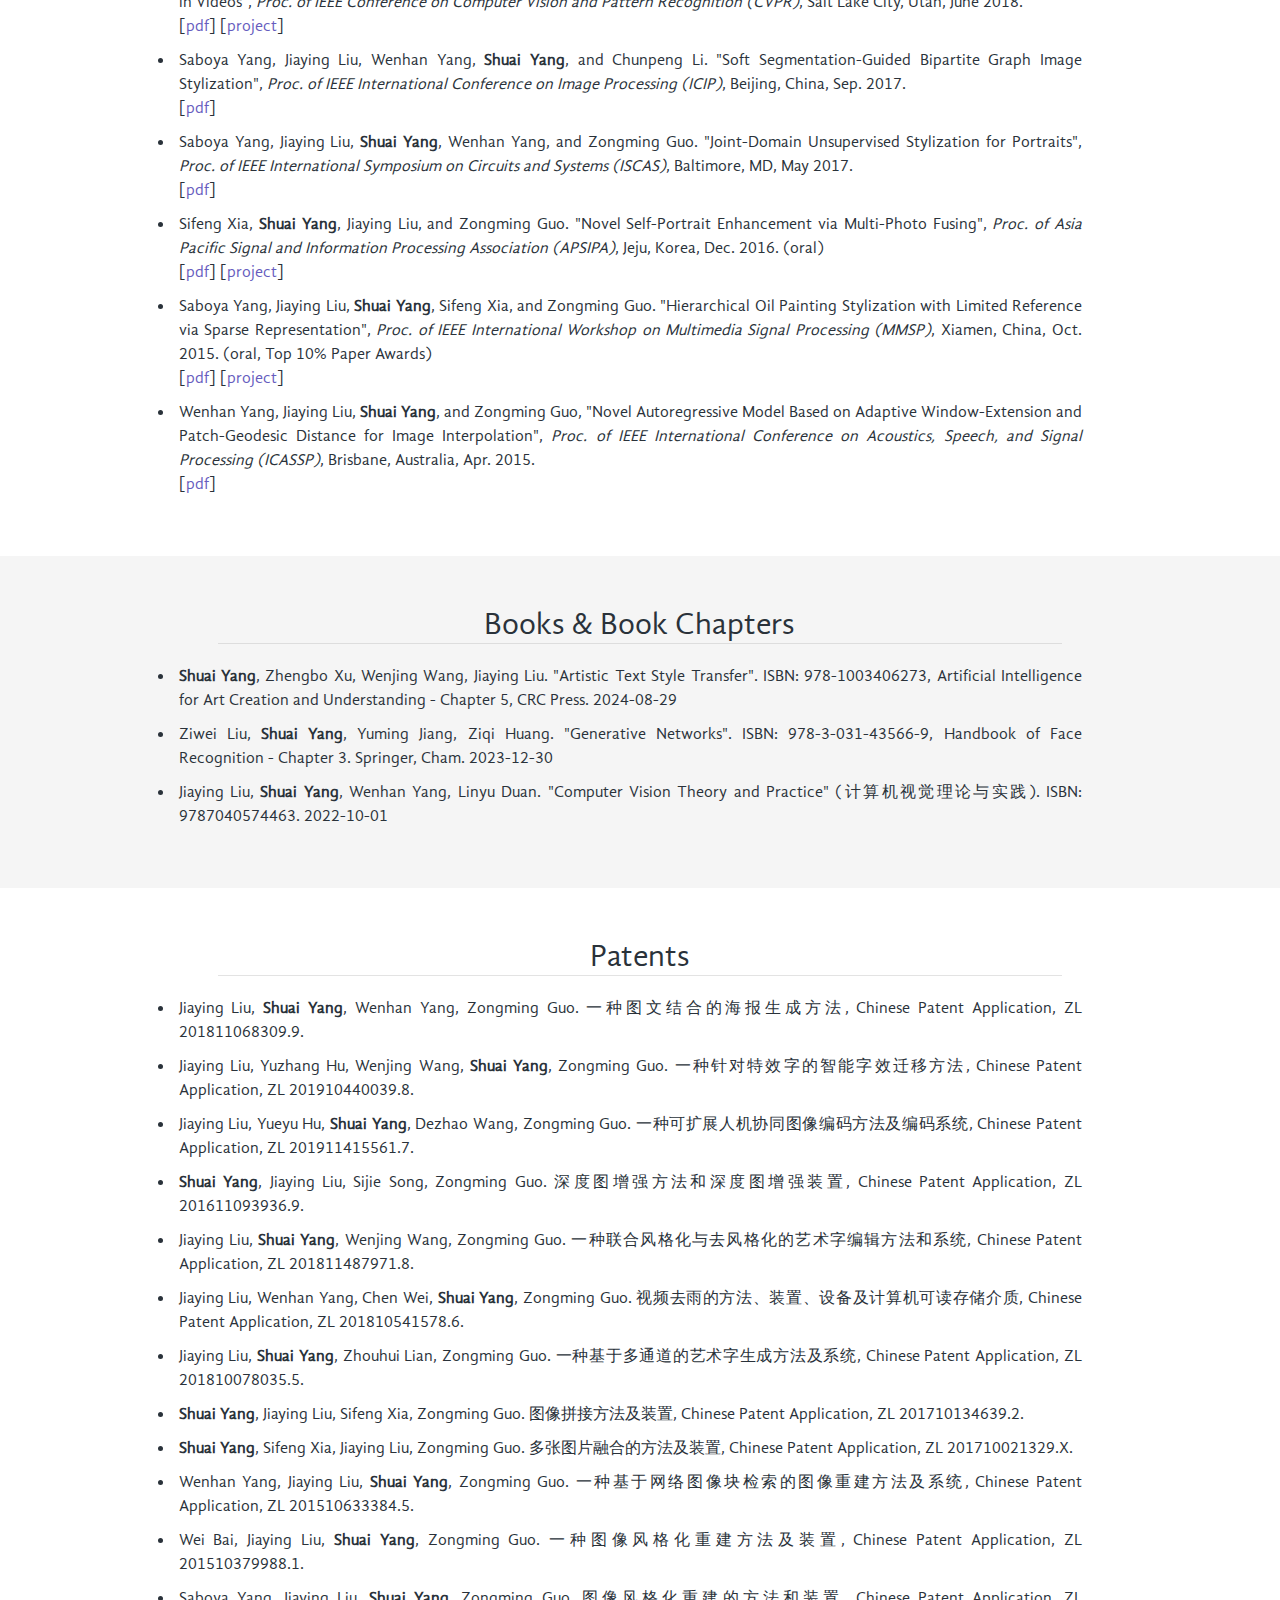
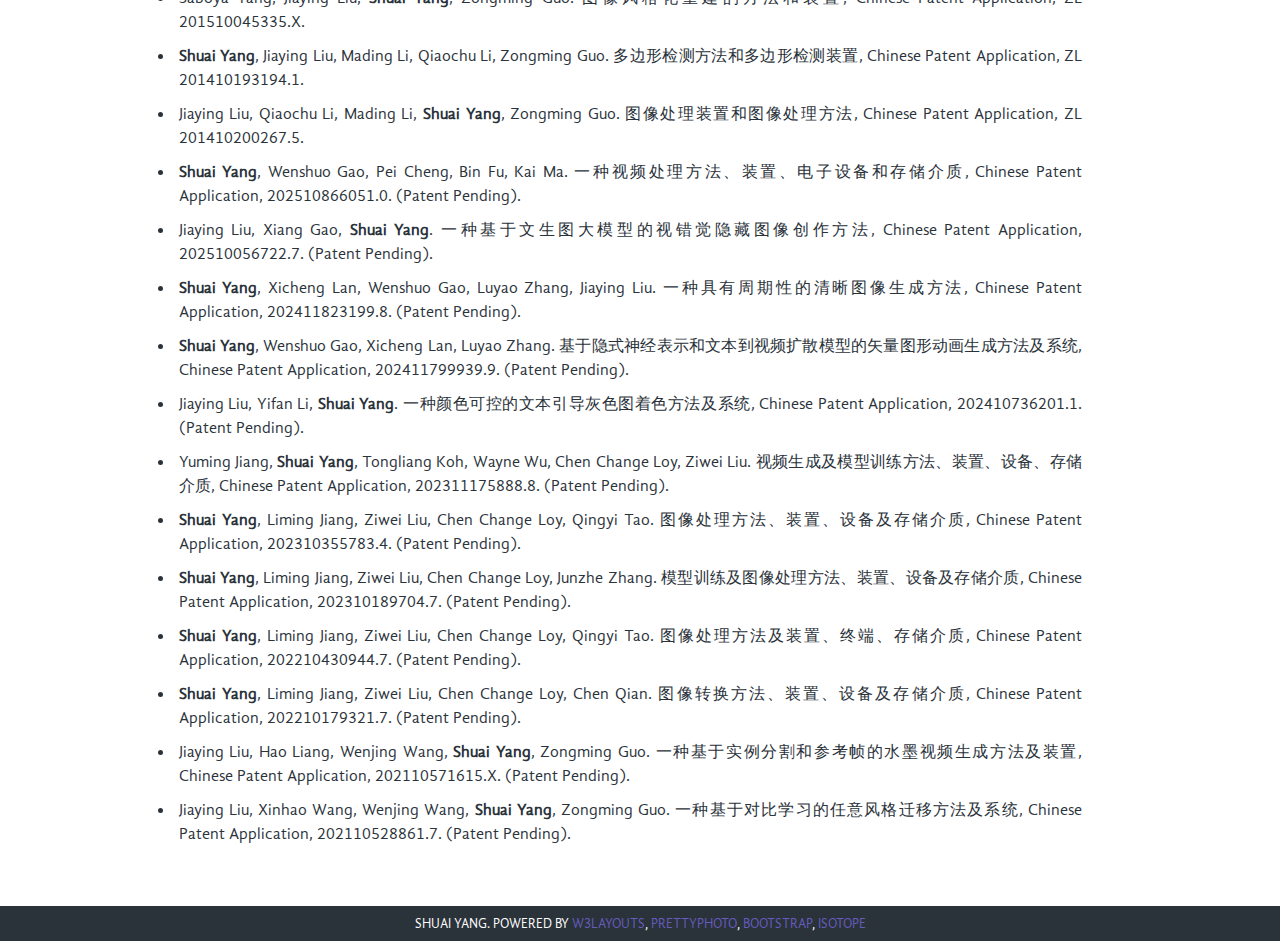
<file: publication.html>
<!--
Author: W3layouts
Author URL: http://w3layouts.com
License: Creative Commons Attribution 3.0 Unported
License URL: http://creativecommons.org/licenses/by/3.0/
-->
<!DOCTYPE HTML>
<html>
	<head>
		<meta http-equiv="Content-Type" content="text/html; charset=utf-8">
		<title>Publication - Shuai Yang</title>
		<link href="./css/bootstrap.css" rel="stylesheet" type="text/css"  media="all" />
		<link href="./css/style.css" rel="stylesheet" type="text/css"  media="all" />
		<link href="./css/prettyPhoto.css" rel="stylesheet" type="text/css"  media="all" />	
		<link href="./css/project.css" rel="stylesheet" type="text/css"  media="all" />	
		<link href="./css/publication.css" rel="stylesheet" type="text/css"  media="all" />	
		<link href='http://fonts.googleapis.com/css?family=Karla' rel='stylesheet' type='text/css'>	
	</head>

	<body>
		<!---start-wrap--->
		<!---start-header--->
	<div class="header">
		<div class="wrap">
			<!---start-logo--->
			<div class="logo">
				<a href="index.html">Shuai Yang</a>
			</div>
			<!---End-logo--->
			<!---start-top-nav--->
			<div class="top-nav">
				<ul>
					<li id="Journal" class="active" onclick="func('Journal')"><a href="#journal" class="scroll">Journal Papers</a></li>					
					<li id="Conference" onclick="func('Conference')"><a href="#conference" class="scroll">Conference Papers</a></li>
					<li id="Book" onclick="func('Book')"><a href="#book" class="scroll">Books</a></li>
					<li id="Patent" onclick="func('Patent')"><a href="#patent" class="scroll">Patents</a></li>
				</ul>
			</div>
			<div class="clear"> </div>
			<!---End-top-nav--->
	     </div>
	</div>
	
	<script> 
	var lastname = 'Journal';
	function func(name){
		var div = document.getElementById(name); 
		div.className = 'active'; 
		div = document.getElementById(lastname); 
		div.className = ''; 
		lastname = name;
	}
	function coming_soon()
	{
		alert("Coming soon.");
	}
	</script> 
	
	<!---End-wrap--->
	<div class="content">
		<div class="grid3" id="journal">
			<div class="grid3-header">
				<h3>Journal Papers</h3>
				<p>* Corresponding Author; † Equal Contribution</p>
			</div>
			<div class="grid3-content">
				<ul class="graid3-ul" style="text-align:justify">
					<li class="graid3-li"> <b>Shuai Yang</b>, Liming Jiang, Ziwei Liu, and Chen Change Loy. "GP-UNIT: Generative Prior for Versatile Unsupervised Image-to-Image Translation", <i>IEEE Transactions on Pattern Analysis and Machine Intelligence (TPAMI)</i>, Vol.45, No.10, pp.11869-11993, Oct. 2023.
					<br/>
					[<a target="_blank" href="https://arxiv.org/abs/2306.04636">pdf</a>]
					</li>					
					<li class="graid3-li"> <b>Shuai Yang</b>, Liming Jiang, Ziwei Liu, and Chen Change Loy. "VToonify: Controllable High-Resolution Portrait Video Style Transfer", <i>ACM Transactions on Graphics (SIGGRAPH Asia - TOG)</i>, Vol.41, No.6, pp.1-15, 2022.
					<br/>
					[<a target="_blank" href="https://arxiv.org/abs/2209.11224">pdf</a>]
					[<a target="_blank" href="https://www.mmlab-ntu.com/project/vtoonify/">project</a>]
					[<a target="_blank" href="https://github.com/williamyang1991/VToonify">code</a>]				
					</li>					
					<li class="graid3-li"> <b>Shuai Yang</b>, Zhangyang Wang, Jiaying Liu, and Zongming Guo. "Controllable Sketch-to-Image Translation for Robust Face Synthesis", <i>IEEE Transactions on Image Processing (TIP)</i>, Vol.30, pp.8797-8810, 2021.
					<br/>
					[<a target="_blank" href="http://39.96.165.147/Pub%20Files/2021/ys_tip21.pdf">pdf</a>]
					</li>
					<li class="graid3-li"> <b>Shuai Yang</b>, Zhangyang Wang, and Jiaying Liu. "Shape-Matching GAN++: Scale Controllable Dynamic Artistic Text Style Transfer", <i>IEEE Transactions on Pattern Analysis and Machine Intelligence (TPAMI)</i>, Vol.44, No.7, pp.3807-3820, July 2022.
					<br/>
					[<a target="_blank" href="http://39.96.165.147/Pub%20Files/2022/ys_tpami22.pdf">pdf</a>]
					</li>
					<li class="graid3-li"> <b>Shuai Yang</b>, Yueyu Hu, Wenhan Yang, Ling-Yu Duan, and Jiaying Liu. "Towards Coding for Human and Machine Vision: Scalable Face Image Coding", <i>IEEE Transactions on Multimedia (TMM)</i>, Vol.23, pp.2957-2971, Sep. 2021.
					<br/>
					[<a target="_blank" href="http://39.96.165.147/Pub%20Files/2021/ys_tmm21.pdf">pdf</a>]
					[<a target="_blank" href="https://williamyang1991.github.io/projects/VCM-Facev2/">project</a>] 
					</li>
					<li class="graid3-li"> <b>Shuai Yang</b>†, Wenjing Wang†, and Jiaying Liu. "TE141K: Artistic Text Benchmark for Text Effect Transfer", <i>IEEE Transactions on Pattern Analysis and Machine Intelligence (TPAMI)</i>, Vol.43, pp.3709-3723, Oct. 2021. 
					<br/>
					[<a target="_blank" href="https://arxiv.org/abs/1905.03646">pdf</a>]
					[<a target="_blank" href="https://daooshee.github.io/Typography2019/">project</a>] 
					[<a target="_blank" href="https://github.com/daooshee/TE141K/blob/master/Review.md">code</a>]
					</li>
					<li class="graid3-li"> <b>Shuai Yang</b>, Jiaying Liu, Wenhan Yang, and Zongming Guo. "Context-Aware Text-Based Binary Image Stylization and Synthesis", <i>IEEE Transactions on Image Processing (TIP)</i>, Vol.28, No.2, pp.952-964, Feb. 2019.
					<br/>
					[<a target="_blank" href="http://www.icst.pku.edu.cn/struct/Pub%20Files/2019/ys_tip19.pdf">pdf</a>]
					[<a target="_blank" href="http://www.icst.pku.edu.cn/struct/Projects/UTS.html">project</a>] 
					</li>
					<li class="graid3-li"> <b>Shuai Yang</b>, Jiaying Liu, Zhouhui Lian, and Zongming Guo. "Text Effects Transfer via Distribution-Aware Texture Synthesis", <i>Computer Vision and Image Understanding (CVIU)</i>, Vol.174, pp.43-56, Sep. 2018.
					<br/>
					[<a target="_blank" href="http://www.icst.pku.edu.cn/struct/Pub%20Files/2018/ys-cviu18.pdf">pdf</a>]
					[<a target="_blank" href="http://www.icst.pku.edu.cn/struct/Projects/TET.html">project</a>] 
					</li>
					<li class="graid3-li"> <b>Shuai Yang</b>, Jiaying Liu, Yuming Fang, and Zongming Guo. "Joint-Feature Guided Depth Map Super-Resolution with Face Priors", <i>IEEE Transactions on Cybernetics (TCYB)</i>, Vol.48, No.1, pp.399-411, Jan. 2018.
					<br/>
					[<a target="_blank" href="http://39.96.165.147/Pub%20Files/2018/ys_tcyb18.pdf";>pdf</a>]
					[<a target="_blank" href="http://www.icst.pku.edu.cn/struct/Projects/JFSR.html">project</a>]	
					</li>
					<li class="graid3-li"> Xicheng Lan, Chenyu Niu†, Shenghan Xu†, Wenshuo Gao, Luyao Zhang, Jiaying Liu, and <b>Shuai Yang*</b>. "DiffTile: High-Resolution Periodic Pattern Generation via Splice, Focus and Enhance", <i> IEEE Transactions on Multimedia (TMM)</i>, Nov. 2025.
					</li>					
					<li class="graid3-li"> Yuhang Bai, Zichuan Huang, Wenshuo Gao, <b>Shuai Yang*</b>, and Jiaying Liu. "Intelligent Artistic Typography: A Comprehensive Review of Artistic Text Design and Generation", <i> APSIPA Transactions on Signal and Information Processing (ATSIP)</i>, Vol.13, No.1, pp.1-39, 2024.
						<br/>
						[<a target="_blank" href="http://39.96.165.147/Pub%20Files/2024/byh_atsip.pdf";>pdf</a>]
						[<a target="_blank" href="https://github.com/williamyang1991/Awesome-Artistic-Typography">project</a>]	
					</li>
					<li class="graid3-li"> Yushi Lan, Fangzhou Hong, <b>Shuai Yang</b>, Shangchen Zhou, Xuyi Meng, Bo Dai, Xingang Pan, Chen Change Loy "LN3Diff++: Scalable Latent Neural Fields Diffusion for Speedy 3D Generation", <i>IEEE Transactions on Pattern Analysis and Machine Intelligence (TPAMI)</i>, 2025.
						<br/>
						[<a target="_blank" href="https://github.com/NIRVANALAN/LN3Diff">project</a>] 
					</li>							
					<li class="graid3-li"> Jiahang Zhang, Lilang Lin, <b>Shuai Yang</b>, and Jiaying Liu. "Self-Supervised Skeleton-Based Action Representation Learning: A Benchmark and Beyond", <i>International Journal of Computer Vision  (IJCV)</i>, Jun. 2025.
					<br/>
					[<a target="_blank" href="https://arxiv.org/abs/2406.02978">pdf</a>] 
					</li>							
					<li class="graid3-li"> Yushi Lan, Xuyi Meng, <b>Shuai Yang</b>, Chen Change Loy, and Bo Dai. "E3DGE: Self-supervised Geometry-Aware Encoder for Style-based 3D GAN Inversion", <i>International Journal of Computer Vision  (IJCV)</i>, Jun. 2025.
					<br/>
					[<a target="_blank" href="https://link.springer.com/article/10.1007/s11263-025-02496-2">pdf</a>] 
					[<a target="_blank" href="https://nirvanalan.github.io/projects/E3DGE/">project</a>] 
					[<a target="_blank" href="https://github.com/NIRVANALAN/E3DGE">code</a>]
					</li>									
					<li class="graid3-li"> Xinhao Wang, Wenjing Wang, <b>Shuai Yang</b>, and Jiaying Liu. "CLAST: Contrastive Learning for Arbitrary Style Transfer", <i>IEEE Transactions on Image Processing (TIP)</i>, Vol.31, pp.6761-6772, 2022.
						<br/>
						[<a target="_blank" href="http://39.96.165.147/Pub%20Files/2022/wxh_tip22.pdf";>pdf</a>]
					</li>
					<li class="graid3-li"> Wendong Mao, <b>Shuai Yang</b>, Huihong Shi, Jiaying Liu, Zhongfeng Wang. "Intelligent Typography: Artistic Text Style Transfer for Complex Texture and Structure", <i>IEEE Transactions on Multimedia (TMM)</i>,  Vol. 25, pp.6485-6498, Nov. 2023.
						<br/>
						[<a target="_blank" href="http://39.96.165.147/Pub%20Files/2023/mwd_tmm23.pdf";>pdf</a>]					
					</li>					
					<li class="graid3-li"> Yuming Jiang, <b>Shuai Yang</b>, Haonan Qiu, Wayne Wu, Chen Change Loy, and Ziwei Liu. "Text2Human: Text-Driven Controllable Human Image Generation", <i>ACM Transactions on Graphics (SIGGRAPH - TOG)</i>, Vol.41, No.4, pp.1-11, 2022.
					<br/>
					[<a target="_blank" href="https://arxiv.org/abs/2205.15996">pdf</a>]
					[<a target="_blank" href="https://yumingj.github.io/projects/Text2Human.html">project</a>]
					[<a target="_blank" href="https://github.com/yumingj/Text2Human">code</a>]
					[<a target="_blank" href="https://github.com/yumingj/DeepFashion-MultiModal">dataset</a>]					
					</li>	
					<li class="graid3-li"> Xinhao Wang, <b>Shuai Yang</b>, Wenjing Wang, and Jiaying Liu. "Artistic Text Style Transfer", <i>IEEE Signal Processing Magazine (SPM)</i>, Vol.39, pp.10-17, Nov. 2022.
						<br/>
						[<a target="_blank" href="http://39.96.165.147/Pub%20Files/2022/wxh_spm22.pdf";>pdf</a>]					
					</li>														
					<li class="graid3-li"> Jiaying Liu, <b>Shuai Yang</b>, Yuming Fang, and Zongming Guo. "Structure-Guided Image Inpainting Using Homography Transformation", <i>IEEE Transactions on Multimedia (TMM)</i>, Vol.20, No.12, pp.3252-3265, Dec. 2018.
					<br/>
					[<a target="_blank" href="http://www.icst.pku.edu.cn/struct/Pub%20Files/2018/ys-tmm18.pdf">pdf</a>]
					</li>
					<li class="graid3-li"> Wenjing Wang, <b>Shuai Yang</b>, Jizheng Xu, and Jiaying Liu. "Consistent Video Style Transfer via Relaxation and Regularization", <i>IEEE Transactions on Image Processing (TIP)</i>, Vol.29, pp.8680-8695, 2020.
					<br/>
					[<a target="_blank" href="http://39.96.165.147/Pub%20Files/2020/wwj_tip20.pdf">pdf</a>]
					[<a target="_blank" href="https://daooshee.github.io/ReReVST/">project</a>]
					[<a target="_blank" href="https://github.com/daooshee/ReReVST-Code">code</a>]
					</li>
					<li class="graid3-li"> Wenhan Yang, Jiaying Liu, <b>Shuai Yang</b>, and Zongming Guo. "Scale-Free Single Image Deraining via Visibility-Enhanced Recurrent Wavelet Learning", <i>IEEE Transactions on Image Processing (TIP)</i>, Vol.28, No.6, pp.2948-2961, Jun. 2019.
					<br/>
					[<a target="_blank" href="http://39.96.165.147/Pub%20Files/2019/ywh-tip19-scale.pdf">pdf</a>]
					</li>
					<li class="graid3-li"> Jiaying Liu, Wenhan Yang, <b>Shuai Yang</b>, and Zongming Guo. "D3R-Net: Dynamic Routing Residue Recurrent Network for Video Rain Removal", <i>IEEE Transactions on Image Processing (TIP)</i>, Vol.28, No.2, pp.699-712, Feb. 2019.
					<br/>
					[<a target="_blank" href="http://www.icst.pku.edu.cn/struct/Pub%20Files/2019/ywh_tip19.pdf">pdf</a>]
					</li>
					<li class="graid3-li">Sifeng Xia, <b>Shuai Yang</b>, and Jiaying Liu. "Selfie Retoucher: Subject-Oriented Self-Portrait Enhancement", <i>Multimedia Tools and Applications (MTAP)</i>, Vol.78, No.19, pp.27591–27609, Oct. 2019.
					<br/>
					[<a target="_blank" href="http://39.96.165.147/Pub%20Files/2019/xsf_mtap19.pdf";>pdf</a>] 
					</li>
					<li class="graid3-li">Saboya Yang, <b>Shuai Yang</b>, Wenhan Yang, and Jiaying Liu. "Automatic Portrait Oil Painter: Joint Domain Stylization for Portrait Images", <i>Multimedia Tools and Applications (MTAP)</i>, Vol.77, No.13, pp.16113–16130, Jul. 2018.
					<br/>
					[<a target="_blank" href="http://www.icst.pku.edu.cn/struct/Pub%20Files/2018/ysby_mtap18.pdf";>pdf</a>] 
					</li>
					<li class="graid3-li"> Boxi Yu, Yong Xua, Yan Huang, <b>Shuai Yang</b>, Jiaying Liu. "Mask-Guided GAN for Robust Text Editing in the Scene", <i>Neurocomputing</i>, Vol.441, No.21, pp.192–201, Jul. 2021.
					</li>					
				</ul>
			</div>			
		</div>
		<div class="grid3" id="conference" style="background:#ffffff">			
			<div class="grid3-header">
				<h3>Conferece Papers</h3>
			</div>
			<div class="grid3-content">
				<ul class="graid3-ul" style="text-align:justify">
					<li class="graid3-li"> <b>Shuai Yang</b>, Yifan Zhou, Ziwei Liu, and Chen Change Loy. "FRESCO: Spatial-Temporal Correspondence for Zero-Shot Video Translation", <i>Proc. of IEEE Conference on Computer Vision and Pattern Recognition (CVPR)</i>, Seattle, U.S., June 2024.
					<br/>
					[<a target="_blank" href="https://arxiv.org/abs/2403.12962">pdf</a>] 
					[<a target="_blank" href="https://www.mmlab-ntu.com/project/fresco/">project</a>] 
					[<a target="_blank" href="https://github.com/williamyang1991/FRESCO">code</a>]
					</li>					
					<li class="graid3-li"> <b>Shuai Yang</b>, Yifan Zhou, Ziwei Liu, and Chen Change Loy. "Rerender A Video: Zero-Shot Text-Guided Video-to-Video Translation", <i>ACM SIGGRAPH Asia Conference Proceedings</i>, Sydney, Australia, Dec. 2023.
					<br/>
					[<a target="_blank" href="https://arxiv.org/abs/2306.07954">pdf</a>] 
					[<a target="_blank" href="https://www.mmlab-ntu.com/project/rerender/">project</a>] 
					[<a target="_blank" href="https://github.com/williamyang1991/Rerender_A_Video">code</a>]
					</li>
					<li class="graid3-li"> <b>Shuai Yang</b>, Liming Jiang, Ziwei Liu, and Chen Change Loy. "StyleGANEX: StyleGAN-Based Manipulation Beyond Cropped Aligned Faces", <i>Proc. of International Conference on Computer Vision (ICCV)</i>, Paris, France, Oct. 2023.
					<br/>
					[<a target="_blank" href="https://arxiv.org/abs/2303.06146">pdf</a>] 
					[<a target="_blank" href="https://www.mmlab-ntu.com/project/styleganex/">project</a>] 
					[<a target="_blank" href="https://github.com/williamyang1991/StyleGANEX">code</a>]
					</li>					
					<li class="graid3-li"> <b>Shuai Yang</b>, Liming Jiang, Ziwei Liu, and Chen Change Loy. "Pastiche Master: Exemplar-Based High-Resolution Portrait Style Transfer", <i>Proc. of IEEE Conference on Computer Vision and Pattern Recognition (CVPR)</i>, New Orleans, Louisiana, Mar. 2022.
					<br/>
					[<a target="_blank" href="https://arxiv.org/abs/2203.13248">pdf</a>] 
					[<a target="_blank" href="https://www.mmlab-ntu.com/project/dualstylegan/">project</a>] 
					[<a target="_blank" href="https://github.com/williamyang1991/DualStyleGAN">code</a>]
					</li>	
					<li class="graid3-li"> <b>Shuai Yang</b>, Liming Jiang, Ziwei Liu, and Chen Change Loy. "Unsupervised Image-to-Image Translation with Generative Prior", <i>Proc. of IEEE Conference on Computer Vision and Pattern Recognition (CVPR)</i>, New Orleans, Louisiana, Mar. 2022.
					<br/>
					[<a target="_blank" href="https://arxiv.org/abs/2204.03641">pdf</a>]
					[<a target="_blank" href="https://www.mmlab-ntu.com/project/gpunit/">project</a>] 
					[<a target="_blank" href="https://github.com/williamyang1991/GP-UNIT">code</a>]
					</li>									
					<li class="graid3-li"> <b>Shuai Yang</b>, Zhangyang Wang, Jiaying Liu, and Zongming Guo. "Deep Plastic Surgery: Robust and Controllable Image Editing with Human-Drawn Sketches", <i>Proc. of European Conference on Computer Vision (ECCV)</i>, Glasgow, UK, July 2020.
					<br/>
					[<a target="_blank" href="https://arxiv.org/abs/2001.02890">pdf</a>]
					[<a target="_blank" href="projects/ECCV2020/index.html">project</a>]
					[<a target="_blank" href="https://github.com/VITA-Group/DeepPS">code</a>] 					
					</li>
					<li class="graid3-li"> <b>Shuai Yang</b>, Zhangyang Wang, Zhaowen Wang, Ning Xu, Jiaying Liu, and Zongming Guo. "Controllable Artistic Text Style Transfer via Shape-Matching GAN", <i>Proc. of International Conference on Computer Vision (ICCV)</i>, Seoul, Korea, Oct. 2019. (oral)
					<br/>
					[<a target="_blank" href="https://arxiv.org/abs/1905.01354">pdf</a>]
					[<a target="_blank" href="projects/ICCV2019/SMGAN.html">project</a>]
					[<a target="_blank" href="https://github.com/TAMU-VITA/ShapeMatchingGAN">code</a>] 					
					</li>
					<li class="graid3-li"> <b>Shuai Yang</b>, Jiaying Liu, Wenjing Wang, and Zongming Guo. "TET-GAN: Text Effects Transfer via Stylization and Destylization", <i>Proc. of AAAI Conference on Artificial Intelligence (AAAI)</i>, Honolulu, Hawaii, Jan. 2019.
					<br/>
					[<a target="_blank" href="http://www.icst.pku.edu.cn/struct/Pub%20Files/2019/ys_aaai19.pdf">pdf</a>]
					[<a target="_blank" href="http://39.96.165.147/Projects/ys_aaai19/TETGAN.html">project</a>] 
					[<a target="_blank" href="https://github.com/williamyang1991/TET-GAN">code</a>] 					
					</li>
					<li class="graid3-li"> <b>Shuai Yang</b>, Jiaying Liu, Wenhan Yang, and Zongming Guo. "Context-Aware Unsupervised Text Stylization", <i>Proc. of ACM Multimedia (ACM MM)</i>, Seoul, Korea, Oct. 2018. (oral)
					<br/>
					[<a target="_blank" href="http://www.icst.pku.edu.cn/struct/Pub%20Files/2018/yang-mm18.pdf">pdf</a>]
					[<a target="_blank" href="http://www.icst.pku.edu.cn/struct/Projects/UTS.html">project</a>] 		
					</li>
					<li class="graid3-li"> <b>Shuai Yang</b>, Gene Cheung, Jiaying Liu, and Zongming Guo. "Soft Decoding of Light Field Images Using POCS and Fast Graph Spectral Filters", <i>Proc. of IEEE International Conference on Acoustics, Speech, and Signal Processing (ICASSP)</i>, Calgary, AB, Canada, April 2018. 
					<br/>
					[<a target="_blank" href="http://www.icst.pku.edu.cn/struct/Pub%20Files/2018/ys_icassp18.pdf">pdf</a>]
					</li>
					<li class="graid3-li"> <b>Shuai Yang</b>, Jiaying Liu, Zhouhui Lian, and Zongming Guo. "Awesome Typography: Statistics-Based Text Effects Transfer", <i>Proc. of IEEE Conference on Computer Vision and Pattern Recognition (CVPR)</i>, Honolulu, Hawaii, Jul. 2017.
					<br/>					
					[<a target="_blank" href="http://www.icst.pku.edu.cn/struct/Pub%20Files/2017/ys_cvpr17.pdf";>pdf</a>] 
					[<a target="_blank" href="http://www.icst.pku.edu.cn/struct/Projects/TET.html">project</a>] 
					[<a target="_blank" href="https://github.com/williamyang1991/Text-Effects-Transfer/">code</a>] 
					</li>
					<li class="graid3-li"> <b>Shuai Yang</b>, Jiaying Liu, Sifeng Xia, and Zongming Guo. "1+N Fusion: Cascaded Self-Portrait Enhancement", <i>Proc. of IEEE International Conference on Acoustics, Speech, and Signal Processing (ICASSP)</i>, New Orleans, LA, U.S., March. 2017. (oral)
					<br/>
					[<a target="_blank" href="http://www.icst.pku.edu.cn/struct/Pub%20Files/2017/ys_icassp17.pdf";>pdf</a>] 
					[<a target="_blank" href="http://www.icst.pku.edu.cn/struct/Projects/1plusn.html">project</a>] 
					</li>
					<li class="graid3-li"> <b>Shuai Yang</b>, Sijie Song, Qikun Guo, Xiaoqing Lu, and Jiaying Liu. "Facial Depth Map Enhancement via Neighbor Embedding", <i>Proc. of International Conference on Pattern Recognition (ICPR)</i>, Cancun, Mexico, Dec. 2016. (oral)
					<br/>
					[<a target="_blank" href="http://www.icst.pku.edu.cn/struct/Pub%20Files/2016/ys_icpr16.pdf">pdf</a>] 
					</li>
					<li class="graid3-li"> <b>Shuai Yang</b>, Jiaying Liu, Sijie Song, Mading Li, and Zongming Guo. "Structure-Guided Image Completion via Regularity Statistics", <i>Proc. of IEEE International Conference on Acoustics, Speech, and Signal Processing (ICASSP)</i>, Shanghai, China, March. 2016. 
					<br/>
					[<a target="_blank" href="http://www.icst.pku.edu.cn/struct/Pub%20Files/2016/ys_icassp16.pdf">pdf</a>] 
					[<a target="_blank" href="http://www.icst.pku.edu.cn/struct/Projects/HIC3D.html">project</a>] 
					</li>
					<li class="graid3-li"> <b>Shuai Yang</b>, Jiaying Liu, Wenhan Yang, and Zongming Guo. "Perspective Distorted Video Restoration and Stabilization For Mobile Devices", <i>Proc. of IEEE China Summit and International Conference on Signal and Information Processing (ChinaSIP)</i>, Chengdu, China, Jul. 2015. (oral)
					<br/>
					[<a target="_blank" href="http://www.icst.pku.edu.cn/struct/Pub%20Files/2015/ys_chinasip15.pdf">pdf</a>] 
					[<a target="_blank" href="http://www.icst.pku.edu.cn/struct/Projects/PICE.html">project</a>] 
					</li>
					<li class="graid3-li"> Wenshuo Gao, Junyi Fan, Jiangyue Zeng, and <b>Shuai Yang*</b>. "FlowPortal: Residual-Corrected Flow for Training-Free Video Relighting and Background Replacement", <i>Proc. of IEEE/CVF Conference on Computer Vision and Pattern Recognition (CVPR)</i>, Denver, US, June 2026.
						<br/>
						[<a target="_blank" href="https://arxiv.org/abs/2511.18346">pdf</a>]
						[<a target="_blank" href="https://gaowenshuo.github.io/FlowPortalProject/">project</a>] 
						[<a target="_blank" href="https://github.com/gaowenshuo/FlowPortalRelease">code</a>]	
					</li>					
					<li class="graid3-li"> Wenshuo Gao, Xicheng Lan, and <b>Shuai Yang*</b>. "AnyPortal: Zero-Shot Consistent Video Background Replacement", <i>Proc. of International Conference on Computer Vision (ICCV)</i>, Honolulu, Hawaii, Oct. 2025.
						<br/>
						[<a target="_blank" href="https://arxiv.org/abs/2509.07472">pdf</a>]
						[<a target="_blank" href="https://gaowenshuo.github.io/AnyPortal/">project</a>] 
						[<a target="_blank" href="https://github.com/gaowenshuo/AnyPortalCode">code</a>]	
					</li>					
					<li class="graid3-li"> Xicheng Lan, Wenshuo Gao, Luyao Zhang, Jiaying Liu, and <b>Shuai Yang*</b>. "Splice, Focus and Relife: High-Resolution Periodic Pattern Generation", <i>Proc. of IEEE International Symposium on Circuits and Systems (ISCAS)</i>, London, UK, May 2025. (oral)
						<br/>
						[<a target="_blank" href="http://39.96.165.147/Pub%20Files/2025/lxc_iscas25.pdf">pdf</a>]
						[<a target="_blank" href="ttps://dongfengzy.github.io/SFaR/">project</a>] 
					</li>
					<li class="graid3-li"> Zichuan Huang, Yifan Li, <b>Shuai Yang*</b>, and Jiaying Liu. "CoolColor: Text-guided COherent OLd film COLORization", <i>Proc. of ACM Multimedia Asia (ACM MM Asia)</i>, Auckland, New Zealand, Dec. 2024. (oral)
						<br/>
						[<a target="_blank" href="http://39.96.165.147/Pub%20Files/2024/hzc_mmasia24.pdf">pdf</a>]
					</li>
					<li class="graid3-li"> Yifan Zhou, Zeqi Xiao, Tianyi Wei, <b>Shuai Yang</b>, and Xingang Pan. "Trainable Log-linear Sparse Attention for Efficient Diffusion Transformers", <i>Proc. of IEEE/CVF Conference on Computer Vision and Pattern Recognition (CVPR)</i>, Denver, US, June 2026.
						<br/>
						[<a target="_blank" href="https://arxiv.org/abs/2512.16615">pdf</a>]
						[<a target="_blank" href="https://github.com/SingleZombie/LLSA">code</a>]	
					</li>	
					<li class="graid3-li"> Yushi Lan, Yihang Luo, Fangzhou Hong, Shangchen Zhou, Honghua Chen, Zhaoyang Lyu, <b>Shuai Yang</b>, Bo Dai, Chen Change Loy, and Xingang Pan. "STream3R: Scalable Sequential 3D Reconstruction with Causal Transformer", <i>Proc. of  International Conference on Learning Representations (ICLR)</i>, Rio de Janeiro, Brazi, Apr. 2026.
						<br/>
						[<a target="_blank" href="https://arxiv.org/abs/2508.10893">pdf</a>]
						[<a target="_blank" href="https://nirvanalan.github.io/projects/stream3r">project</a>] 
						[<a target="_blank" href="https://github.com/NIRVANALAN/STream3R">code</a>]	
					</li>
					<li class="graid3-li">Jiahang Zhang, Lilang Lin, <b>Shuai Yang</b>, and Jiaying Liu. "SGAR: Structural Generative Augmentation for 3D Human Motion Retrieval", <i>Neural Information Processing Systems (NeurIPS)</i>, San Diego, USA, Dec. 2025.
						<br/>						 		
					</li>
					<li class="graid3-li">Zeqi Xiao, Yushi LAN, Yifan Zhou, Wenqi Ouyang, <b>Shuai Yang</b>, Yanhong Zeng, and Xingang Pan. "WorldMem: Long-term Consistent World Simulation with Memory", <i>Neural Information Processing Systems (NeurIPS)</i>, San Diego, USA, Dec. 2025.
						<br/>	
						[<a target="_blank" href="https://arxiv.org/abs/2504.12369">pdf</a>]
						[<a target="_blank" href="https://xizaoqu.github.io/worldmem/">project</a>] 
						[<a target="_blank" href="https://github.com/xizaoqu/WorldMem">code</a>]							 		
					</li>											
					<li class="graid3-li">Yuxin Jiang, Liming Jiang, <b>Shuai Yang</b>, Jia-Wei Liu, Ivor W. Tsang, and Mike Shou Zheng. "Balanced Image Stylization with Style Matching Score", <i>Proc. of International Conference on Computer Vision (ICCV)</i>, Honolulu, Hawaii, Oct. 2025.
						<br/>	
						[<a target="_blank" href="https://arxiv.org/abs/2503.07601">pdf</a>]
						[<a target="_blank" href="https://yuxinn-j.github.io/projects/SMS.html">project</a>] 
						[<a target="_blank" href="https://github.com/showlab/SMS">code</a>]							 		
					</li>	
					<li class="graid3-li">Wenqi Ouyang, Zeqi Xiao, Danni Yang, Yifan Zhou, <b>Shuai Yang</b>, Lei Yang, Jianlou Si, and Xingang Pan. "TokensGen: Harnessing Condensed Tokens for Long Video Generation", <i>Proc. of International Conference on Computer Vision (ICCV)</i>, Honolulu, Hawaii, Oct. 2025.
						<br/>	
						[<a target="_blank" href="https://arxiv.org/abs/2507.15728">pdf</a>]
						[<a target="_blank" href="https://vicky0522.github.io/tokensgen-webpage/">project</a>] 
						[<a target="_blank" href="https://github.com/Vicky0522/TokensGen">code</a>]						 		
					</li>									
					<li class="graid3-li">Xiang Gao, <b>Shuai Yang</b>, Jiaying Liu. "PTDiffusion: Free Lunch for Generating Optical Illusion Hidden Pictures using Phase-Transferred Diffusion Model", <i>Proc. of Conference on Computer Vision and Pattern Recognition (CVPR)</i>, Nashville, US, Jun. 2025.
						<br/>	
						[<a target="_blank" href="https://arxiv.org/abs/2503.06186">pdf</a>] 
						[<a target="_blank" href="https://xianggao1102.github.io/PTDiffusion_webpage/">project</a>] 
						[<a target="_blank" href="https://github.com/XiangGao1102/PTDiffusion">code</a>]									
					</li>
					<li class="graid3-li">Yifan Zhou, Zeqi Xiao, <b>Shuai Yang</b>, Xingang Pan. "Alias-free Latent Diffusion Models: Improving Fractional Shift Equivariance of Diffusion Latent Space", <i>Proc. of Conference on Computer Vision and Pattern Recognition (CVPR)</i>, Nashville, US, Jun. 2025.
						<br/>	
						[<a target="_blank" href="https://arxiv.org/abs/2503.09419">pdf</a>] 
						[<a target="_blank" href="https://zhouyifan.net/AF-LDM-Page/">project</a>] 
						[<a target="_blank" href="https://github.com/SingleZombie/AFLDM">code</a>]									
					</li>
					<li class="graid3-li">Yuhan Wang, Fangzhou Hong, <b>Shuai Yang</b>, Liming Jiang, Wayne Wu, Chen Change Loy. "MEAT: Multiview Diffusion Model for Human Generation on Megapixels with Mesh Attention", <i>Proc. of Conference on Computer Vision and Pattern Recognition (CVPR)</i>, Nashville, US, Jun. 2025.
						<br/>
						[<a target="_blank" href="https://arxiv.org/abs/2503.08664">pdf</a>] 
						[<a target="_blank" href="https://johann.wang/MEAT/">project</a>] 
						[<a target="_blank" href="https://github.com/johannwyh/MEAT">code</a>]										
					</li>					
					<li class="graid3-li">Zeqi Xiao, Wenqi Ouyang, Yifan Zhou, <b>Shuai Yang</b>, Lei Yang, Jianlou Si, Xingang Pan. "Trajectory Attention for Fine-grained Video Motion Control", <i>Proc. of International Conference on Learning Representations (ICLR)</i>, Singapore, Apr. 2025.
						<br/>
						[<a target="_blank" href="https://arxiv.org/abs/2411.19324">pdf</a>] 
						[<a target="_blank" href="https://xizaoqu.github.io/trajattn/">project</a>] 
						[<a target="_blank" href="https://github.com/xizaoqu/TrajectoryAttention">code</a>]					
					</li>
					<li class="graid3-li">Yushi Lan, Shangchen Zhou, Zhaoyang Lyu, Fangzhou Hong, <b>Shuai Yang</b>, Bo Dai, Xingang Pan, Chen Change Loy. "GaussianAnything: Interactive Point Cloud Latent Diffusion for 3D Generation", <i>Proc. of International Conference on Learning Representations (ICLR)</i>, Singapore, Apr. 2025.
						<br/>
						[<a target="_blank" href="https://arxiv.org/abs/2411.08033">pdf</a>] 
						[<a target="_blank" href="https://nirvanalan.github.io/projects/GA/">project</a>] 
						[<a target="_blank" href="https://github.com/NIRVANALAN/GaussianAnything">code</a>]	
					</li>	
					<li class="graid3-li"> Zeqi Xiao, Yifan Zhou, <b>Shuai Yang</b>, and Xingang Pan.  "Video Diffusion Models are Training-free Motion Interpreter and Controller", <i>Proc. of Advances in Neural Information Processing Systems (NeurIPS)</i>, Vancouver, Canada, Dec. 2024.
						<br/>
						[<a target="_blank" href="https://arxiv.org/abs/2405.14864">pdf</a>] 
						[<a target="_blank" href="https://xizaoqu.github.io/moft/">project</a>] 
						[<a target="_blank" href="https://github.com/xizaoqu/MOFT">code</a>]
					</li>	
					<li class="graid3-li"> Yifan Li, Yuhang Bai, <b>Shuai Yang</b>, and Jiaying Liu. "COCO-LC: Colorfulness Controllable Language-based Colorization", <i>Proc. of ACM Multimedia (ACM MM)</i>, Melbourne, Australia, Oct. 2024.
						<br/>
						[<a target="_blank" href="http://39.96.165.147/Pub%20Files/2024/lyf_mm24.pdf">pdf</a>] 
						[<a target="_blank" href="https://lyf1212.github.io/COCO-LC/">project</a>] 
						[<a target="_blank" href="https://github.com/lyf1212/COCO-LC/">code</a>]
					</li>
					<li class="graid3-li"> Yushi Lan, Fangzhou Hong, <b>Shuai Yang</b>, Shangchen Zhou, Xuyi Meng, Bo Dai, Xingang Pan, and Chen Change Loy. "LN3Diff: Scalable Latent Neural Fields Diffusion for Speedy 3D Generation", <i>Proc. of European Conference on Computer Vision (ECCV)</i>, Milano, Italy, Sep. 2024.
						<br/>
						[<a target="_blank" href="https://arxiv.org/pdf/2403.12019.pdf">pdf</a>] 
						[<a target="_blank" href="https://nirvanalan.github.io/projects/ln3diff/">project</a>] 
						[<a target="_blank" href="https://github.com/NIRVANALAN/LN3Diff">code</a>]
					</li>	
					<li class="graid3-li"> Yuming Jiang, Nanxuan Zhao, Qing Liu, Krishna Kumar Singh, <b>Shuai Yang</b>, Chen Change Loy, and Ziwei Liu. "GroupDiff: Diffusion-based Group Portrait Editing", <i>Proc. of European Conference on Computer Vision (ECCV)</i>, Milano, Italy, Sep. 2024.
						<br/>
						[<a target="_blank" href="https://arxiv.org/abs/2409.14379">pdf</a>] 
					</li>																						
					<li class="graid3-li"> Yuming Jiang, Tianxing Wu, <b>Shuai Yang</b>, Chenyang Si, Dahua Lin, Yu Qiao, Chen Change Loy, and Ziwei Liu. "VideoBooth: Diffusion-based Video Generation with Image Prompts", <i>Proc. of IEEE Conference on Computer Vision and Pattern Recognition (CVPR)</i>, Seattle, U.S., June 2024.
					<br/>
					[<a target="_blank" href="https://arxiv.org/pdf/2312.00777.pdf">pdf</a>] 
					[<a target="_blank" href="https://vchitect.github.io/VideoBooth-project/">project</a>] 
					[<a target="_blank" href="https://github.com/Vchitect/VideoBooth">code</a>]
					</li>					
					<li class="graid3-li"> Yuming Jiang, <b>Shuai Yang</b>, Tong Liang Koh, Wayne Wu, Chen Change Loy, and Ziwei Liu. "Text2Performer: Text-Driven Human Video Generation", <i>Proc. of International Conference on Computer Vision (ICCV)</i>, Paris, France, Oct. 2023.
					<br/>
					[<a target="_blank" href="https://arxiv.org/abs/2304.08483">pdf</a>] 
					[<a target="_blank" href="https://yumingj.github.io/projects/Text2Performer.html">project</a>] 
					[<a target="_blank" href="https://github.com/yumingj/Text2Performer">code</a>]
					</li>
					<li class="graid3-li">Yuxin Jiang, Liming Jiang, <b>Shuai Yang</b>, and Chen Change Loy. "Scenimefy: Learning to Craft Anime Scene via Semi-Supervised Image-to-Image Translation", <i>Proc. of International Conference on Computer Vision (ICCV)</i>, Paris, France, Oct. 2023.
						<br/>
						[<a target="_blank" href="https://arxiv.org/abs/2308.12968">pdf</a>] 
						[<a target="_blank" href="https://yuxinn-j.github.io/projects/Scenimefy.html">project</a>] 
						[<a target="_blank" href="https://github.com/Yuxinn-J/Scenimefy">code</a>]
					</li>
					<li class="graid3-li"> Junzhe Zhang, Yushi Lan, <b>Shuai Yang</b>, Fangzhou Hong, Quan Wang, Chai Kiat Yeo, Ziwei Liu, and Chen Change Loy. "DeformToon3D: Deformable 3D Toonification from Neural Radiance Fields", <i>Proc. of International Conference on Computer Vision (ICCV)</i>, Paris, France, Oct. 2023.
						<br/>
						[<a target="_blank" href="https://arxiv.org/abs/2309.04410">pdf</a>] 
						[<a target="_blank" href="https://www.mmlab-ntu.com/project/deformtoon3d/">project</a>] 
						[<a target="_blank" href="https://github.com/junzhezhang/DeformToon3D">code</a>]
					</li>
					<li class="graid3-li"> Yushi Lan, Xuyi Meng, <b>Shuai Yang</b>, Chen Change Loy, and Bo Dai. "E3DGE: Self-supervised Geometry-Aware Encoder for Style-based 3D GAN Inversion", <i>Proc. of IEEE Conference on Computer Vision and Pattern Recognition (CVPR)</i>, Vancouver, Canada, June 2023.
					<br/>
					[<a target="_blank" href="https://arxiv.org/abs/2212.07409">pdf</a>] 
					[<a target="_blank" href="https://nirvanalan.github.io/projects/E3DGE/">project</a>] 
					[<a target="_blank" href="https://github.com/NIRVANALAN/E3DGE">code</a>]
					</li>	
					<li class="graid3-li"> Hao Liang, <b>Shuai Yang</b>, Wenjing Wang and Jiaying Liu. "Instance-Aware Coherent Video Style Transfer for Chinese Ink Wash Painting", <i>Proc. of International Joint Conference on Artificial Intelligence (IJCAI)</i>, Montreal, Canada, Aug. 2021.
					<br/>
					[<a target="_blank" href="https://oblivioussy.github.io/InkVideo/">project</a>] 
					</li>
					<li class="graid3-li"> Qiyu Dai, <b>Shuai Yang</b>, Wenjing Wang, Wei Xiang and Jiaying Liu. "Edit Like A Designer: Modeling Design Workflows for Unaligned Fashion Editing", <i>Proc. of ACM Multimedia (ACM MM)</i>, Chengdu, Oct. 2021.
					</li>
					<li class="graid3-li"> Yu Han, <b>Shuai Yang</b>, Wenjing Wang, and Jiaying Liu. "From Design Draft to Real Attire: Unaligned Fashion Image Translation", <i>Proc. of ACM Multimedia (ACM MM)</i>, Seattle, Washington, Oct. 2020.
					<br/>
					[<a target="_blank" href="https://arxiv.org/abs/2008.01023">pdf</a>]
					[<a target="_blank" href="https://victoriahy.github.io/MM2020/">project</a>] 
					</li>
					<li class="graid3-li"> Yueyu Hu, <b>Shuai Yang</b>, Wenhan Yang, Ling-Yu Duan, and Jiaying Liu. "Towards Coding for Human and Machine Vision: A Scalable Image Coding Approach", <i>Proc. of IEEE International Conference on Multimedia & Expo (ICME)</i>, London, UK, July 2020. (oral, Best Paper Award)
					<br/>
					[<a target="_blank" href="https://arxiv.org/abs/2001.02915">pdf</a>]
					[<a target="_blank" href="/projects/VCM-Face/">project</a>] 
					</li>
					<li class="graid3-li"> Keqiang Yan, <b>Shuai Yang</b>, Wenjing Wang, and Jiaying Liu. "Multitask Attentive Network for Text Effects Quality Assessment", <i>Proc. of IEEE International Conference on Multimedia & Expo (ICME)</i>, London, UK, July 2020.
					<br/>
					[<a target="_blank" href="http://39.96.165.147/Pub%20Files/2020/ykq_icme20.pdf">pdf</a>]
					[<a target="_blank" href="https://ykq98.github.io/projects/TEA/index.html">project</a>] 
					</li>
					<li class="graid3-li"> Wenjing Wang, Jiaying Liu, <b>Shuai Yang</b>, and Zongming Guo. "Typography with Decor: Intelligent Text Style Transfer", <i>Proc. of IEEE Conference on Computer Vision and Pattern Recognition (CVPR)</i>, Long Beach, California, U.S., Jun. 2019.
					<br/>
					[<a target="_blank" href="http://39.96.165.147/Pub%20Files/2019/wwj_cvpr19.pdf">pdf</a>]
					[<a target="_blank" href="https://daooshee.github.io/Typography2019/">project</a>] 
					[<a target="_blank" href="https://daooshee.github.io/Typography2019/">code</a>] 
					</li>
					<li class="graid3-li"> Jiaying Liu, Wenhan Yang, <b>Shuai Yang</b>, and Zongming Guo. "Erase or Fill? Deep Joint Recurrent Rain Removal and Reconstruction in Videos", <i>Proc. of IEEE Conference on Computer Vision and Pattern Recognition (CVPR)</i>, Salt Lake City, Utah, June 2018.	
					<br/>
					[<a target="_blank" href="http://www.icst.pku.edu.cn/struct/Pub%20Files/2018/ywh_cvpr18.pdf">pdf</a>] 
					[<a target="_blank" href="http://www.icst.pku.edu.cn/struct/Projects/J4RNet.html">project</a>] 
					</li>
					<li class="graid3-li">Saboya Yang, Jiaying Liu, Wenhan Yang, <b>Shuai Yang</b>, and Chunpeng Li. "Soft Segmentation-Guided Bipartite Graph Image Stylization", <i>Proc. of IEEE International Conference on Image Processing (ICIP)</i>, Beijing, China, Sep. 2017.
					<br/>
					[<a target="_blank" href="http://www.icst.pku.edu.cn/struct/Pub%20Files/2017/ysby_icip17.pdf";>pdf</a>] 
					</li>
					<li class="graid3-li">Saboya Yang, Jiaying Liu, <b>Shuai Yang</b>, Wenhan Yang, and Zongming Guo. "Joint-Domain Unsupervised Stylization for Portraits", <i>Proc. of IEEE International Symposium on Circuits and Systems (ISCAS)</i>, Baltimore, MD, May 2017.
					<br/>
					[<a target="_blank" href="http://www.icst.pku.edu.cn/struct/Pub%20Files/2017/ysby_iscas17.pdf";>pdf</a>] 
					</li>
					<li class="graid3-li">Sifeng Xia, <b>Shuai Yang</b>, Jiaying Liu, and Zongming Guo. "Novel Self-Portrait Enhancement via Multi-Photo Fusing", <i>Proc. of Asia Pacific Signal and Information Processing Association (APSIPA)</i>, Jeju, Korea, Dec. 2016. (oral)
					<br/>
					[<a target="_blank" href="http://www.icst.pku.edu.cn/struct/Pub%20Files/2016/xsf_apsipa16.pdf">pdf</a>] 
					[<a target="_blank" href="http://www.icst.pku.edu.cn/struct/Projects/SPEH.html">project</a>] 
					</li>
					<li class="graid3-li">Saboya Yang, Jiaying Liu, <b>Shuai Yang</b>, Sifeng Xia, and Zongming Guo. "Hierarchical Oil Painting Stylization with Limited Reference via Sparse Representation", <i>Proc. of IEEE International Workshop on Multimedia Signal Processing (MMSP)</i>, Xiamen, China, Oct. 2015. (oral, Top 10% Paper Awards)
					<br/>
					[<a target="_blank" href="http://www.icst.pku.edu.cn/struct/Pub%20Files/2015/ysby_mmsp15.pdf">pdf</a>] 
					[<a target="_blank" href="http://www.icst.pku.edu.cn/struct/Projects/HOPS.html">project</a>] 
					</li>
					<li class="graid3-li">Wenhan Yang, Jiaying Liu, <b>Shuai Yang</b>, and Zongming Guo, "Novel Autoregressive Model Based on Adaptive Window-Extension and Patch-Geodesic Distance for Image Interpolation", <i>Proc. of IEEE International Conference on Acoustics, Speech, and Signal Processing (ICASSP)</i>, Brisbane, Australia, Apr. 2015.
					<br/>
					[<a target="_blank" href="http://www.icst.pku.edu.cn/struct/Pub%20Files/2015/ywh_icassp15.pdf">pdf</a>] 
					</li>
				</ul>
			</div>			
		</div>	
		<div class="grid3" id="book">
			<div class="grid3-header">
				<h3>Books & Book Chapters</h3>
			</div>
			<div class="grid3-content">
				<ul class="graid3-ul" style="text-align:justify">
					<li class="graid3-li"> <b>Shuai Yang</b>, Zhengbo Xu, Wenjing Wang, Jiaying Liu. 
						"Artistic Text Style Transfer". 
						ISBN: 978-1003406273, Artificial Intelligence for Art Creation and Understanding - Chapter 5, CRC Press. 2024-08-29
					</li>	
					<li class="graid3-li"> Ziwei Liu, <b>Shuai Yang</b>, Yuming Jiang, Ziqi Huang. 
						"Generative Networks". 
						ISBN: 978-3-031-43566-9, Handbook of Face Recognition - Chapter 3. Springer, Cham. 2023-12-30
					</li>	
					<li class="graid3-li"> Jiaying Liu, <b>Shuai Yang</b>, Wenhan Yang, Linyu Duan. 
						"Computer Vision Theory and Practice" (计算机视觉理论与实践). 
						ISBN: 9787040574463. 2022-10-01
					</li>												
				</ul>
			</div>			
		</div>			
		<div class="grid3" id="patent" style="background:#ffffff">
			<div class="grid3-header">
				<h3>Patents</h3>
			</div>
			<div class="grid3-content">
				<ul class="graid3-ul" style="text-align:justify">	
					<li class="graid3-li"> Jiaying Liu, <b>Shuai Yang</b>, Wenhan Yang, Zongming Guo.
						一种图文结合的海报生成方法, Chinese Patent Application, ZL 201811068309.9. 
					</li>		
					<li class="graid3-li"> Jiaying Liu, Yuzhang Hu, Wenjing Wang, <b>Shuai Yang</b>, Zongming Guo. 
						一种针对特效字的智能字效迁移方法, Chinese Patent Application, ZL 201910440039.8.
					</li>
					<li class="graid3-li"> Jiaying Liu,  Yueyu Hu, <b>Shuai Yang</b>, Dezhao Wang, Zongming Guo. 
						一种可扩展人机协同图像编码方法及编码系统, Chinese Patent Application, ZL 201911415561.7.
					</li>		
					<li class="graid3-li"> <b>Shuai Yang</b>, Jiaying Liu, Sijie Song, Zongming Guo. 
						深度图增强方法和深度图增强装置, Chinese Patent Application, ZL 201611093936.9.
					</li>	
					<li class="graid3-li"> Jiaying Liu, <b>Shuai Yang</b>, Wenjing Wang, Zongming Guo.
						一种联合风格化与去风格化的艺术字编辑方法和系统, Chinese Patent Application, ZL 201811487971.8.
					</li>	
					<li class="graid3-li"> Jiaying Liu, Wenhan Yang, Chen Wei, <b>Shuai Yang</b>, Zongming Guo. 
						视频去雨的方法、装置、设备及计算机可读存储介质, Chinese Patent Application, ZL 201810541578.6.
					</li>	
					<li class="graid3-li"> Jiaying Liu, <b>Shuai Yang</b>, Zhouhui Lian, Zongming Guo. 
						一种基于多通道的艺术字生成方法及系统, Chinese Patent Application, ZL 201810078035.5.
					</li>									
					<li class="graid3-li"> <b>Shuai Yang</b>, Jiaying Liu, Sifeng Xia, Zongming Guo. 
						图像拼接方法及装置, Chinese Patent Application, ZL 201710134639.2.
					</li>				
					<li class="graid3-li"> <b>Shuai Yang</b>, Sifeng Xia, Jiaying Liu, Zongming Guo. 
						多张图片融合的方法及装置, Chinese Patent Application, ZL 201710021329.X.
					</li>				
					<li class="graid3-li"> Wenhan Yang, Jiaying Liu, <b>Shuai Yang</b>, Zongming Guo. 
						一种基于网络图像块检索的图像重建方法及系统, Chinese Patent Application, ZL 201510633384.5.
					</li>
					<li class="graid3-li"> Wei Bai,  Jiaying Liu, <b>Shuai Yang</b>, Zongming Guo. 
						一种图像风格化重建方法及装置, Chinese Patent Application, ZL 201510379988.1.
					</li>					
					<li class="graid3-li">Saboya Yang, Jiaying Liu, <b>Shuai Yang</b>, Zongming Guo. 
						图像风格化重建的方法和装置, Chinese Patent Application, ZL 201510045335.X.
					</li>											
					<li class="graid3-li"> <b>Shuai Yang</b>, Jiaying Liu, Mading Li, Qiaochu Li, Zongming Guo. 
						多边形检测方法和多边形检测装置, Chinese Patent Application, ZL 201410193194.1.
					</li>											
					<li class="graid3-li"> Jiaying Liu, Qiaochu Li, Mading Li, <b>Shuai Yang</b>, Zongming Guo. 
						图像处理装置和图像处理方法, Chinese Patent Application, ZL 201410200267.5.
					</li>
					<li class="graid3-li"> <b>Shuai Yang</b>, Wenshuo Gao, Pei Cheng, Bin Fu, Kai Ma.
						一种视频处理方法、装置、电子设备和存储介质, Chinese Patent Application, 202510866051.0. (Patent Pending).
					</li>											
					<li class="graid3-li"> Jiaying Liu, Xiang Gao, <b>Shuai Yang</b>.
						一种基于文生图大模型的视错觉隐藏图像创作方法, Chinese Patent Application, 202510056722.7. (Patent Pending).
					</li>					
					<li class="graid3-li"> <b>Shuai Yang</b>, Xicheng Lan, Wenshuo Gao, Luyao Zhang, Jiaying Liu.
						一种具有周期性的清晰图像生成方法, Chinese Patent Application, 202411823199.8. (Patent Pending).
					</li>											
					<li class="graid3-li"> <b>Shuai Yang</b>, Wenshuo Gao, Xicheng Lan, Luyao Zhang.
						基于隐式神经表示和文本到视频扩散模型的矢量图形动画生成方法及系统, Chinese Patent Application, 202411799939.9. (Patent Pending).
					</li>											
					<li class="graid3-li"> Jiaying Liu, Yifan Li, <b>Shuai Yang</b>.
						一种颜色可控的文本引导灰色图着色方法及系统, Chinese Patent Application, 202410736201.1. (Patent Pending).
					</li>											
					<li class="graid3-li"> Yuming Jiang, <b>Shuai Yang</b>, Tongliang Koh, Wayne Wu, Chen Change Loy, Ziwei Liu.
						视频生成及模型训练方法、装置、设备、存储介质, Chinese Patent Application, 202311175888.8. (Patent Pending).
					</li>	
					<li class="graid3-li"> <b>Shuai Yang</b>, Liming Jiang, Ziwei Liu, Chen Change Loy, Qingyi Tao.
						图像处理方法、装置、设备及存储介质, Chinese Patent Application, 202310355783.4. (Patent Pending).
					</li>	
					<li class="graid3-li"> <b>Shuai Yang</b>, Liming Jiang, Ziwei Liu, Chen Change Loy, Junzhe Zhang.
						模型训练及图像处理方法、装置、设备及存储介质, Chinese Patent Application, 202310189704.7. (Patent Pending).
					</li>										
					<li class="graid3-li"> <b>Shuai Yang</b>, Liming Jiang, Ziwei Liu, Chen Change Loy, Qingyi Tao.
						图像处理方法及装置、终端、存储介质, Chinese Patent Application, 202210430944.7. (Patent Pending).
					</li>						
					<li class="graid3-li"> <b>Shuai Yang</b>, Liming Jiang, Ziwei Liu, Chen Change Loy, Chen Qian.
						图像转换方法、装置、设备及存储介质, Chinese Patent Application, 202210179321.7. (Patent Pending).
					</li>	
					<li class="graid3-li"> Jiaying Liu, Hao Liang, Wenjing Wang, <b>Shuai Yang</b>, Zongming Guo. 
						一种基于实例分割和参考帧的水墨视频生成方法及装置, Chinese Patent Application, 202110571615.X. (Patent Pending).	
					</li>											
					<li class="graid3-li"> Jiaying Liu, Xinhao Wang, Wenjing Wang, <b>Shuai Yang</b>, Zongming Guo. 
						一种基于对比学习的任意风格迁移方法及系统, Chinese Patent Application, 202110528861.7. (Patent Pending).
					</li>									
				</ul>
			</div>			
		</div>		
		<div class="footer">
			<p>Shuai Yang. Powered by <a href="http://w3layouts.com/">w3layouts</a>, <a href="http://www.no-margin-for-errors.com/projects/prettyphoto-jquery-lightbox-clone/">prettyPhoto</a>, <a href="http://getbootstrap.com/2.3.2/">bootstrap</a>, <a href="http://isotope.metafizzy.co/">Isotope</a></p>
		</div>
	</div>
	
		<script type="text/javascript" src="js/jquery.min.js"></script>
		<script type="text/javascript" src="js/bootstrap.js"></script>
		<script type="text/javascript" src="js/jquery.banner.js"></script>
		<script type="text/javascript" src="js/jquery.prettyPhoto.js"></script>		
		<script type="text/javascript" src="js/jquery.isotope.js"></script>	
		<script type="text/javascript" src="js/main.js"></script>	
		<script type="text/javascript">
			jQuery(document).ready(function($) {
				$(".scroll").click(function(event){		
					event.preventDefault();
					$('html,body').animate({scrollTop:$(this.hash).offset().top},800);
				});
			});		
			$(function () 
			  { $("[data-toggle='popover']").popover();
			  });
			function $use(targetid,objN){
				var d=document.getElementById(targetid);
				var sb=document.getElementById(objN);
				$("#"+targetid).toggle(1000);
				if (sb.innerHTML=="unfold"){
					sb.innerHTML="fold";
				} else {
					sb.innerHTML='unfold';
				}
			}
		</script>   		
	</body>
</html>
</file>
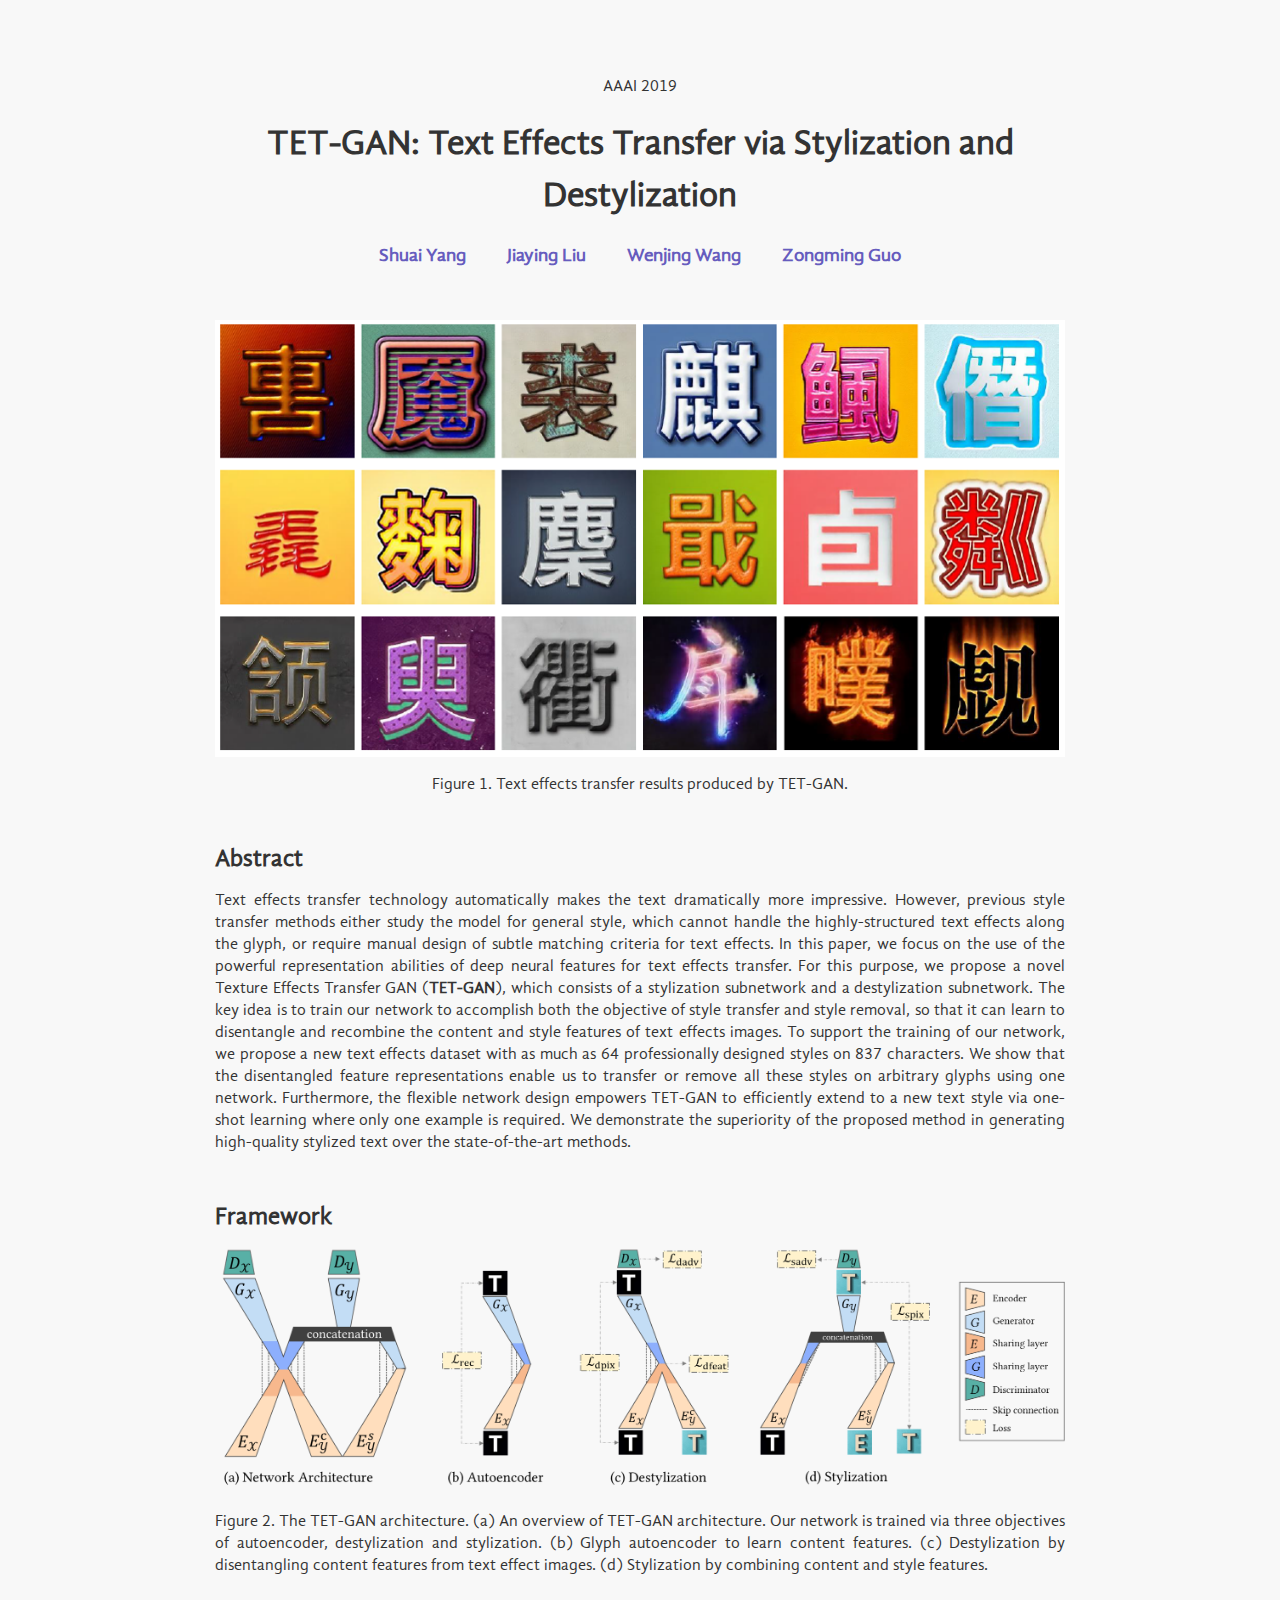
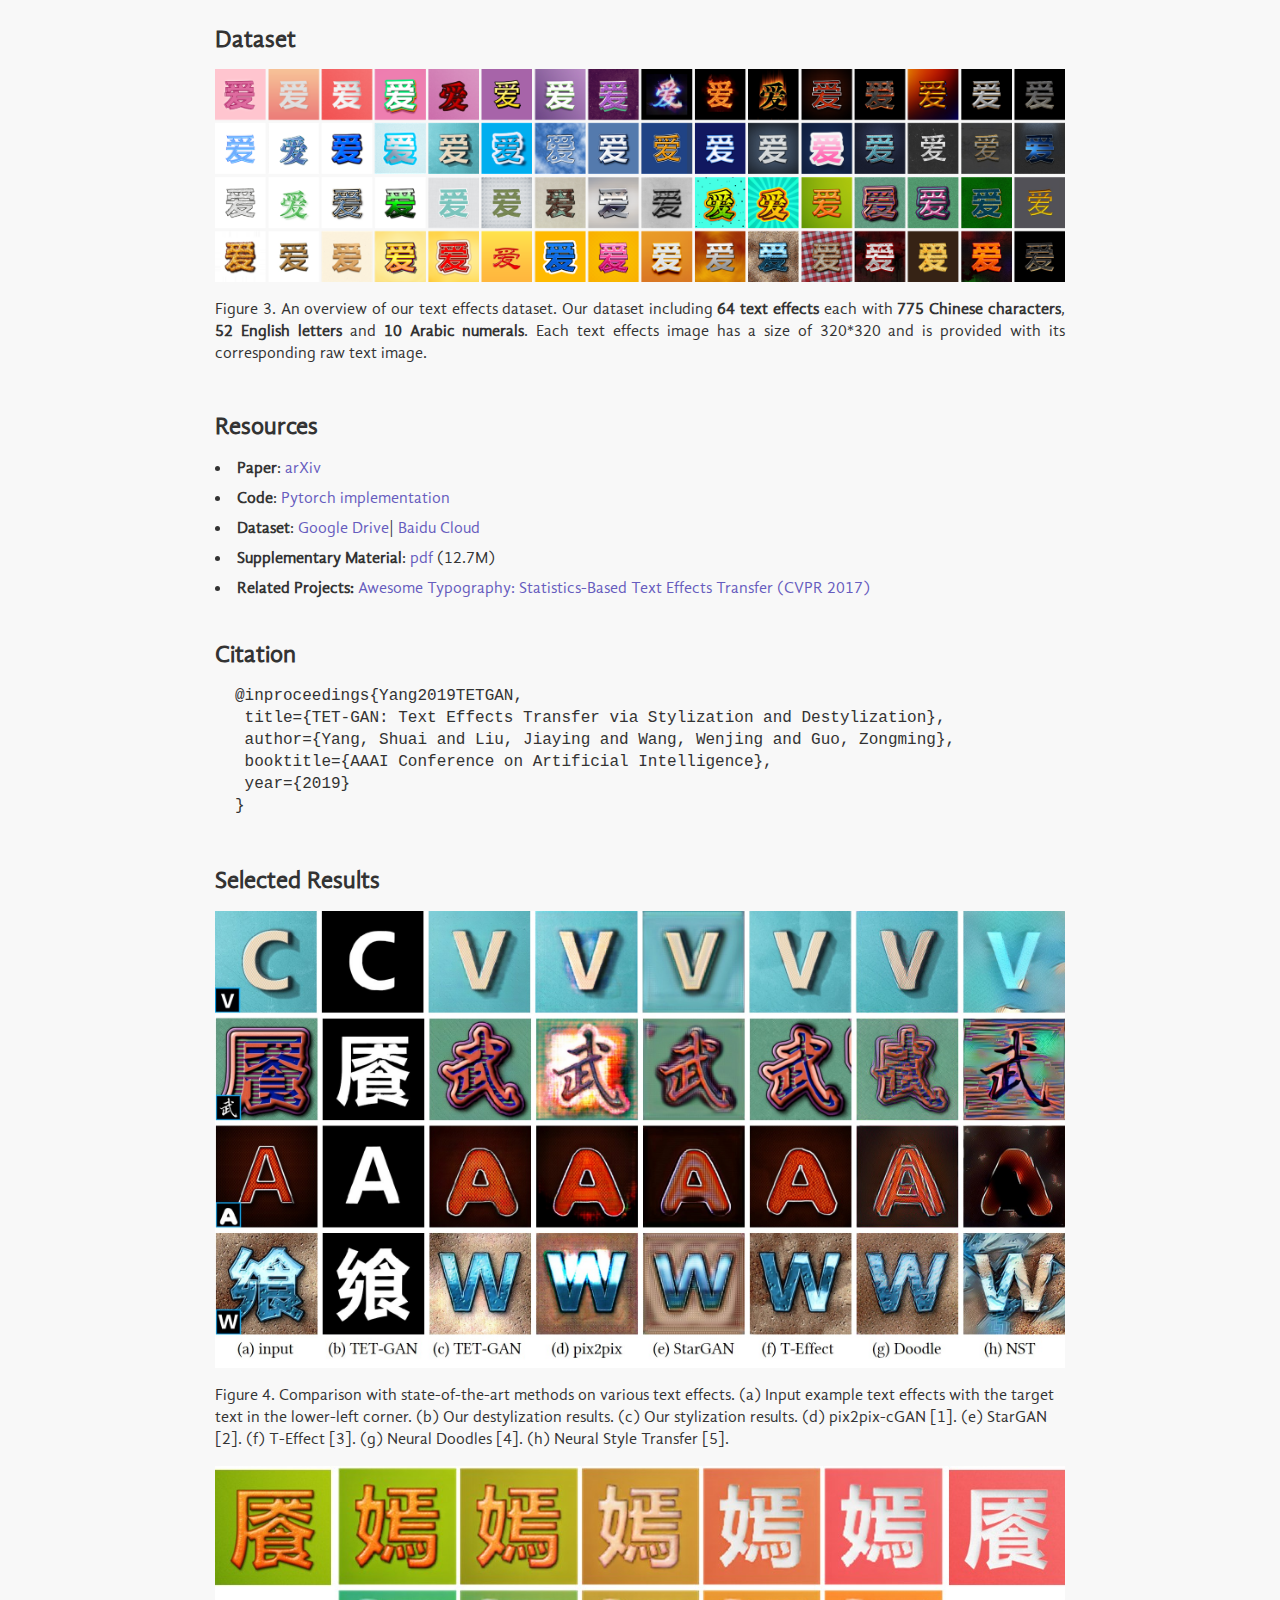
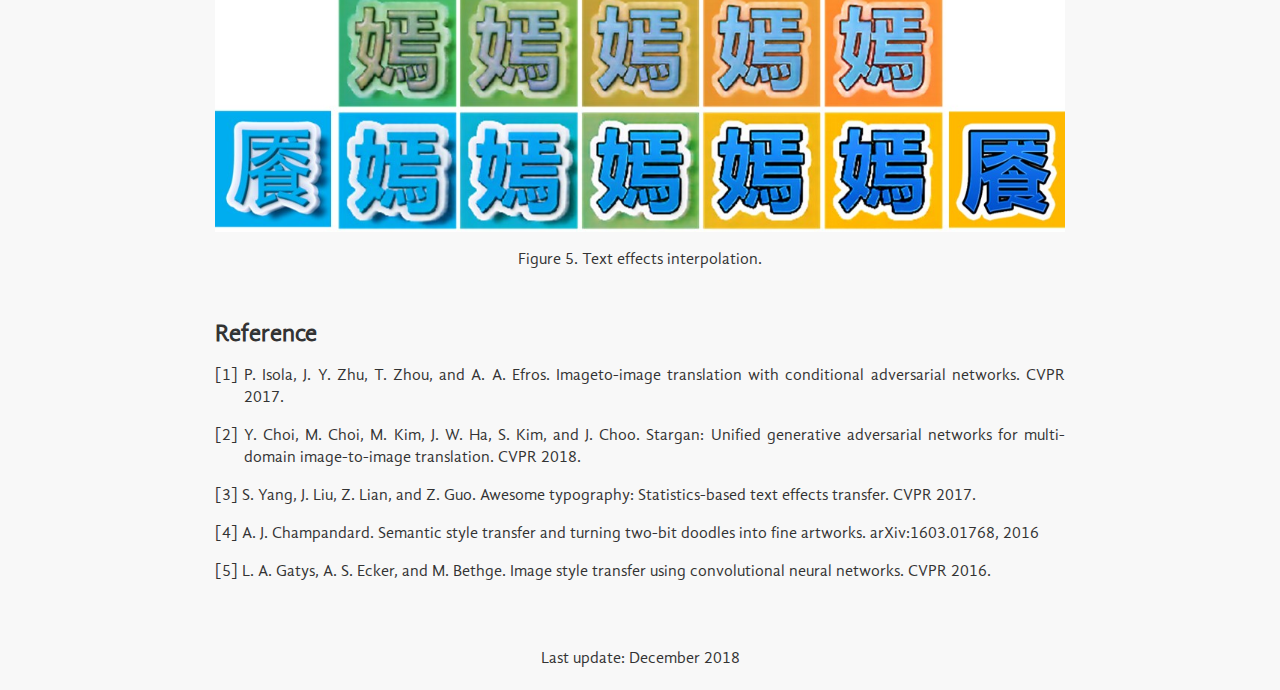
<file: projects/AAAI2019/TETGAN.html>
<!DOCTYPE html PUBLIC "-//W3C//DTD HTML 4.0 Transitional//EN">
<!-- saved from url=(0050)http://www.icst.pku.edu.cn/course/icb/MRS_MCI.html -->
<html xmlns="http://www.w3.org/1999/xhtml"><head><meta http-equiv="Content-Type" content="text/html; charset=UTF-8">
<meta name="language" content="english">
<title>Text Effects Transfer</title>
<meta name="description" content="Text Effects Transfer">
<meta name="author" content="Shuai Yang">
<link rel="icon" type="image/x-icon" href="http://www.icst.pku.edu.cn/favicon.ico">
<link rel="stylesheet" type="text/css" href="TETGAN/css/project.css">
</head>
	<script> 
	function coming_soon()
	{
		alert("We are cleaning up our code to make it more simple and readable");
	}
	</script> 

<body>
<div id="main">
  
	<div class="content"><br>
		<div class="title">
			<p class="banner"align="center">AAAI 2019</p>
			<h1>TET-GAN: Text Effects Transfer via Stylization and Destylization</h1>
		</div>
		<div class="authors">
			<div class='author'>
				 <A href="mailto:williamyang@pku.edu.cn" style="text-decoration: none">Shuai Yang</A>
		    </div>
			<div class='author'>
				 <A href="mailto:liujiaying@pku.edu.cn" style="text-decoration: none">Jiaying Liu</A>
			</div>
			<div class='author'>
				 <A href="mailto:daooshee@pku.edu.cn" style="text-decoration: none">Wenjing Wang</A>
			</div>
			<div class='author'>
				 <A href="mailto:guozongming@pku.edu.cn" style="text-decoration: none">Zongming Guo</A>
			</div>			
		</div>
		<br>
		<div class="overview sec">
			<div class="picture_wrapper">
		  		<img src='TETGAN/figures/example.png' width='100%' alt="Teaser" >
		  		<p style="text-align: center">Figure 1. Text effects transfer results produced by TET-GAN.</p>
	  		</div>
	  	</div>

		<div class="abstract_sec">
			<h2>Abstract</h2>
			<div class='desp'>
				<p style="text-align:justify">
				 Text effects transfer technology automatically makes the text dramatically more impressive. However, previous style transfer methods either study the model for general style, which cannot handle the highly-structured text effects along the glyph, or require manual design of subtle matching criteria for text effects. In this paper, we focus on the use of the powerful representation abilities of deep neural features for text effects transfer. For this purpose, we propose a novel Texture Effects Transfer GAN (<b>TET-GAN</b>), which consists of a stylization subnetwork and a destylization subnetwork. The key idea is to train our network to accomplish both the objective of style transfer and style removal, so that it can learn to disentangle and recombine the content and style features of text effects images. To support the training of our network, we propose a new text effects dataset with as much as 64 professionally designed styles on 837 characters. We show that the disentangled feature representations enable us to transfer or remove all these styles on arbitrary glyphs using one network. Furthermore, the flexible network design empowers TET-GAN to efficiently extend to a new text style via one-shot learning where only one example is required. We demonstrate the superiority of the proposed method in generating high-quality stylized text over the state-of-the-art methods.
				 </p>
			</div>
		</div>

		<div class="abstract_sec">
			<h2>Framework</h2>
			<div class="images">
		  		<img src='TETGAN/figures/framework.png' width='100%' alt="Teaser" >
		  		<p style="text-align: justify">Figure 2. The TET-GAN architecture. (a) An overview of TET-GAN architecture. Our network is trained via three objectives of autoencoder, destylization and stylization. (b) Glyph autoencoder to learn content features. (c) Destylization by disentangling content features from text effect images. (d) Stylization by combining content and style features.</p>
	  		</div>
	  	</div>	

		<div class="abstract_sec">
			<h2>Dataset</h2>
			<div class="images">
		  		<img src='TETGAN/figures/dataset.png' width='100%' alt="Teaser" >
		  		<p style="text-align: justify">Figure 3. An overview of our text effects dataset. Our dataset including <b>64 text effects</b> each with <b>775 Chinese characters</b>, <b>52 English letters</b> and <b>10 Arabic numerals</b>. Each text effects image has a size of 320*320 and is provided with its corresponding raw text image.</p>
	  		</div>
	  	</div>

		<div class="download_sec">
			<h2>Resources</h2>
			<div>
				<li><strong>Paper</strong>: <a href="https://arxiv.org/abs/1812.06384">arXiv</a></li>
				<li><strong>Code</strong>: <a href="https://github.com/williamyang1991/TET-GAN">Pytorch implementation</a></li>
				<li><strong>Dataset</strong>: <a href="https://drive.google.com/drive/folders/1NTVUWy099BIXuu2Y5mJUYxAxOZ96Qwnz?usp=sharing">Google Drive</a>| <a href="https://pan.baidu.com/s/1e0OIPob9cKCqFua7PKzIRg">Baidu Cloud</a></li>
				<li><strong>Supplementary Material</strong>: <a href="TETGAN/files/AAAI-Supp.pdf">pdf</a> (12.7M)</li>
				<li><strong>Related Projects:</strong> <a href="http://www.icst.pku.edu.cn/struct/Projects/TET.html">Awesome Typography:
				Statistics-Based Text Effects Transfer (CVPR 2017)</a></li>
			</div>
		</div>

		<div class='citation_sec'>
			<h2>Citation</h2>
			<p class='bibtex'>@inproceedings{Yang2019TETGAN, 
 title={TET-GAN: Text Effects Transfer via Stylization and Destylization},
 author={Yang, Shuai and Liu, Jiaying and Wang, Wenjing and Guo, Zongming}, 
 booktitle={AAAI Conference on Artificial Intelligence},
 year={2019}
}</p>
		</div>

		<div class="experiments_sec">
			<h2>Selected Results</h2>
			<div id="images">
				<img src="TETGAN/figures/compare.jpg" alt="" width="100%" >		
				<P style="text-align: left">Figure 4. Comparison with state-of-the-art methods on various text effects. (a) Input example text effects with the target text in the lower-left corner. (b) Our destylization results. (c) Our stylization results. (d) pix2pix-cGAN [1]. (e) StarGAN [2]. (f) T-Effect [3]. (g) Neural Doodles [4]. (h) Neural Style Transfer [5].</P>	
			</div>				
			<div id="images">
				<img src="TETGAN/figures/style-inter.jpg" alt="" width="100%" >		
				<P style="text-align: center">Figure 5. Text effects interpolation.</P>	
			</div>					
		</div>

	<div class="reference_sec">
		<h2>Reference</h2>
		  <div class="bib">
		    <p>[1] P. Isola, J. Y. Zhu, T. Zhou, and A. A. Efros. Imageto-image translation with conditional adversarial networks. CVPR 2017.</p>
		    <p>[2] Y. Choi, M. Choi, M. Kim, J. W. Ha, S. Kim, and J. Choo. Stargan: Unified generative adversarial networks for multi-domain image-to-image translation. CVPR 2018.</p>
		  	<p>[3] S. Yang, J. Liu, Z. Lian, and Z. Guo. Awesome typography: Statistics-based text effects transfer. CVPR 2017.</p>
			<p>[4] A. J. Champandard. Semantic style transfer and turning two-bit doodles into fine artworks. arXiv:1603.01768, 2016</p>
			<p>[5] L. A. Gatys, A. S. Ecker, and M. Bethge. Image style transfer using convolutional neural networks. CVPR 2016.</p>
		  </div>
	</div>
		<br></br> 
	<p class="banner"align="center">Last update: December 2018</p>
  </div>
</div>
</body>
</html>
</file>
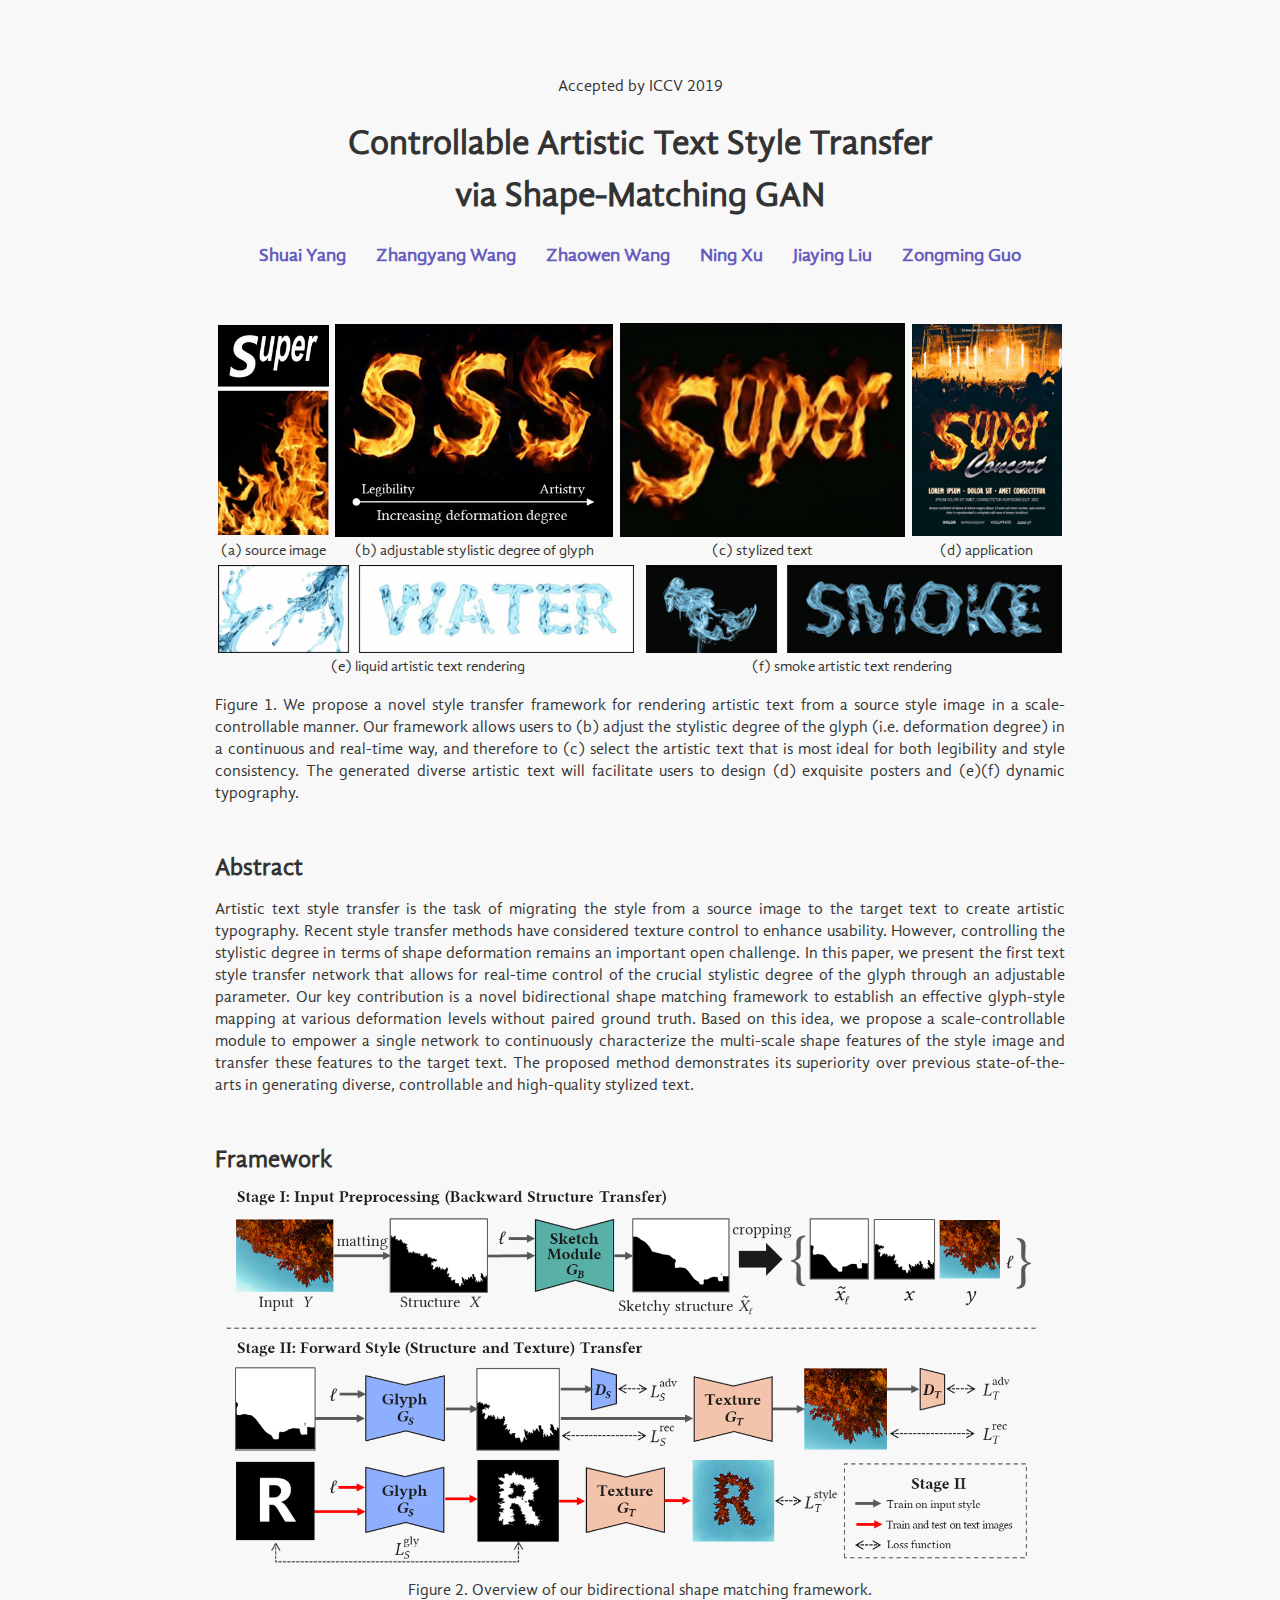
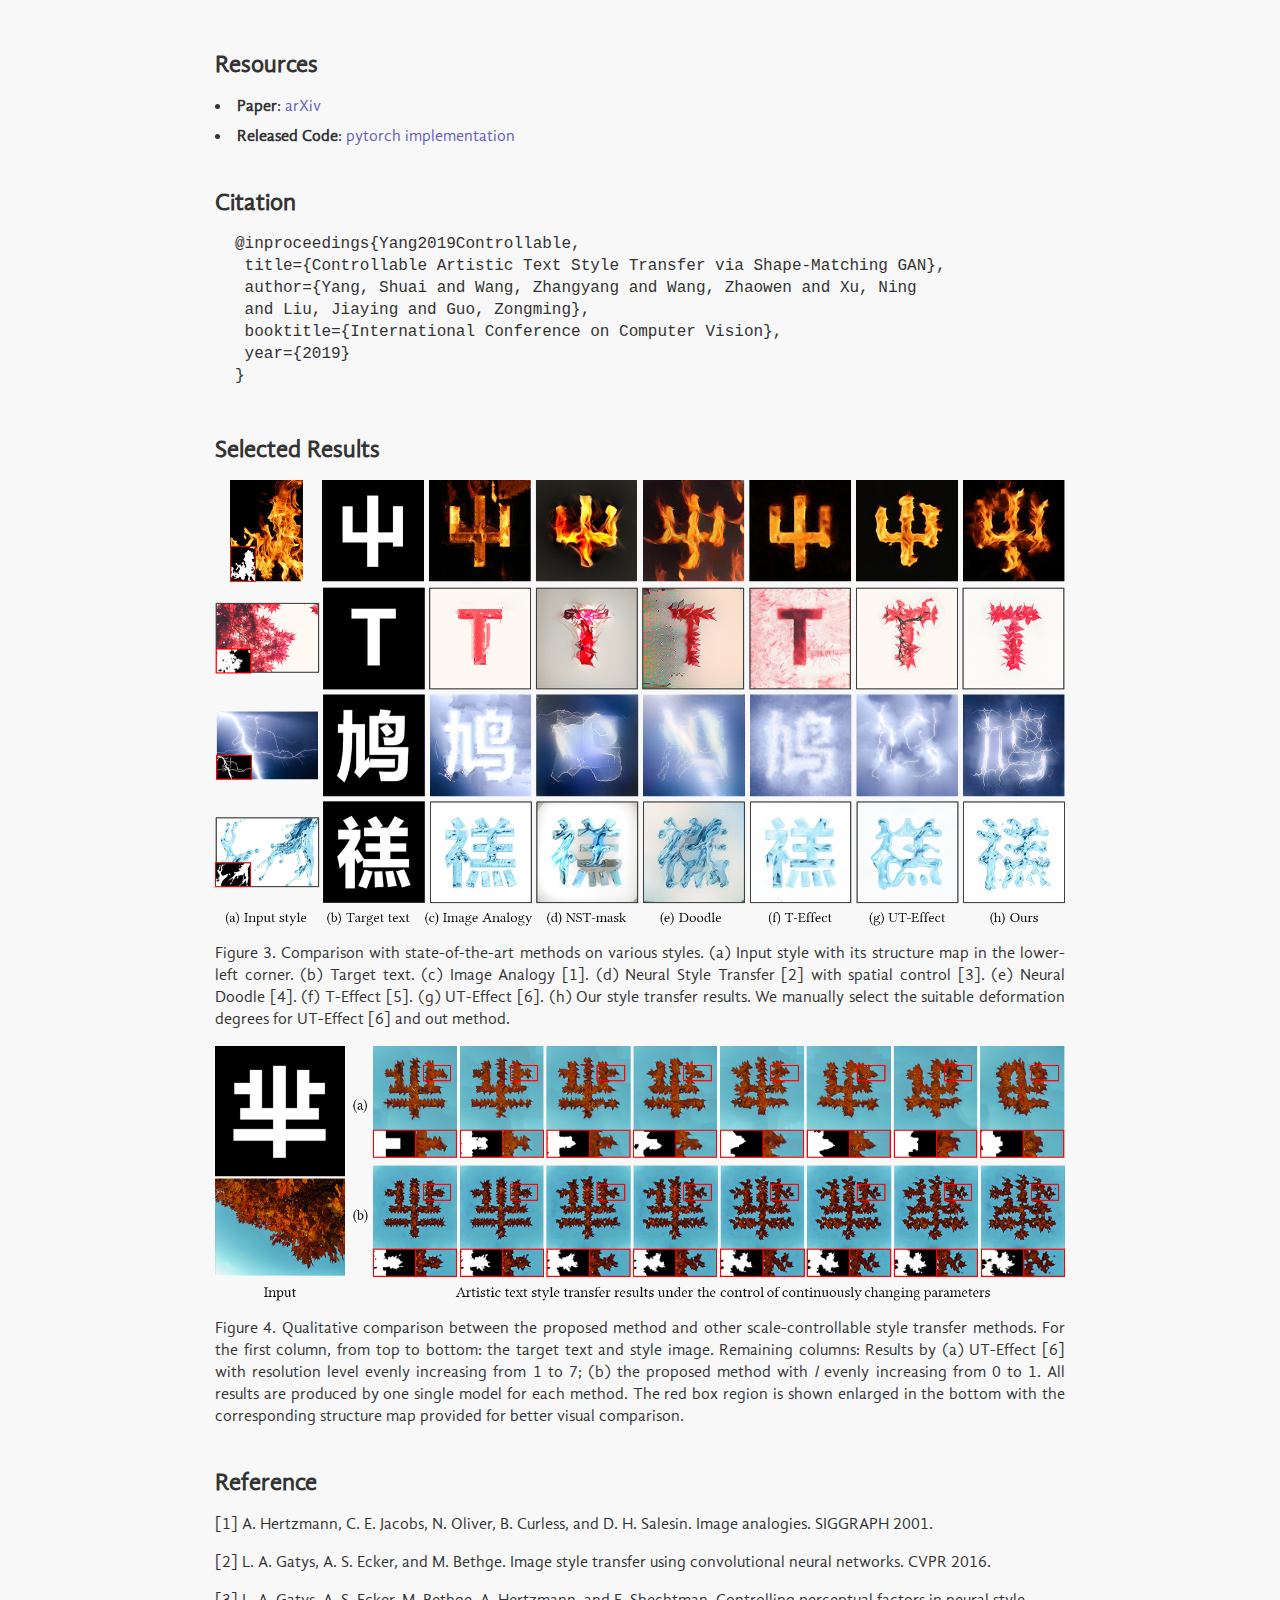
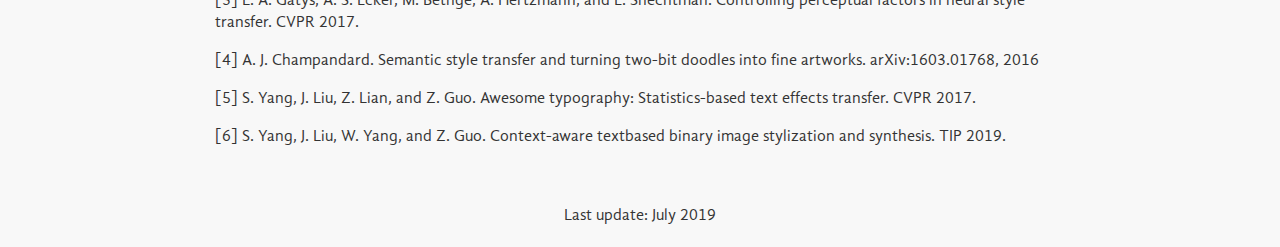
<file: projects/ICCV2019/SMGAN.html>
<!DOCTYPE html PUBLIC "-//W3C//DTD HTML 4.0 Transitional//EN">
<!-- saved from url=(0050)http://www.icst.pku.edu.cn/course/icb/MRS_MCI.html -->
<html xmlns="http://www.w3.org/1999/xhtml"><head><meta http-equiv="Content-Type" content="text/html; charset=UTF-8">
<meta name="language" content="english">
<title>Controllable Text Style Transfer</title>
<meta name="description" content="Controllable Text Style Transfer">
<meta name="author" content="Shuai Yang">
<link rel="icon" type="image/x-icon" href="http://www.icst.pku.edu.cn/favicon.ico">
<link rel="stylesheet" type="text/css" href="SMGAN/css/project.css">
</head>
	<script> 
	function coming_soon()
	{
		alert("We are cleaning up our code to make it more simple and readable");
	}
	</script> 

<body>
<div id="main">
  
	<div class="content"><br>
		<div class="title">
			<p class="banner"align="center">Accepted by ICCV 2019</p>
			<h1>Controllable Artistic Text Style Transfer<br/> via Shape-Matching GAN</h1>
		</div>
		<div class="authors" style="width:95%">
			<div class='author'>
				 <A href="mailto:williamyang@pku.edu.cn" style="text-decoration: none">Shuai Yang</A>
		    </div>
			<div class='author'>
				 <A href="mailto:atlaswang@tamu.edu" style="text-decoration: none">Zhangyang Wang</A>
			</div>
			<div class='author'>
				 <A href="mailto:zhawang@adobe.com" style="text-decoration: none">Zhaowen Wang</A>
			</div>
			<div class='author'>
				 <A href="mailto:xn8812@gmail.com" style="text-decoration: none">Ning Xu</A>
			</div>			
			<div class='author'>
				 <A href="mailto:liujiaying@pku.edu.cn" style="text-decoration: none">Jiaying Liu</A>
			</div>
			<div class='author'>
				 <A href="mailto:guozongming@pku.edu.cn" style="text-decoration: none">Zongming Guo</A>
			</div>			
		</div>
		<br>
		
		<div class="overview sec">
			<div class="image" style="padding: 2em 0 0.5em 0">
				<table border="0" width='100%' style="FONT-SIZE:15" >
				 <tr align="center">
					<td width="13.55%" align="left"><img src="SMGAN/figures/teaser-a.jpg" alt="" width="99%" ></td>
					<td width="33.67%"><img src="SMGAN/figures/teaser-b.png" alt="" width="99%" ></td>
					<td width="34.48%"><img src="SMGAN/figures/teaser-c.gif" alt="" width="99%" ></td>	
					<td width="18.30%" align="right"><img src="SMGAN/figures/teaser-d.gif" alt="" width="99%" ></td>
				 </tr>
				 <tr align="center">
					<td>(a) source image</td><td>(b) adjustable stylistic degree of glyph</td><td>(c) stylized text</td><td>(d) application</td>
				</tr>					 
				 </table>
				 <table border="0" width='100%' style="FONT-SIZE:15" >
				 <tr align="center">
					<td align="left" width="50%"><img src="SMGAN/figures/teaser-e.gif" alt="" width="99%" ></td>	
					<td align="right" width="50%"><img src="SMGAN/figures/teaser-f.gif" alt="" width="99%" ></td>						
				 </tr>					 
				 <tr align="center">
					<td>(e) liquid artistic text rendering</td><td>(f) smoke artistic text rendering</td>
				</tr>	
				</table>
		  		<p style="text-align: justify">Figure 1. We propose a novel style transfer framework for rendering artistic text from a source style image in a scale-controllable manner. Our framework allows users to (b) adjust the stylistic degree of the glyph (i.e. deformation degree) in a continuous and real-time way, and therefore to (c) select the artistic text that is most ideal for both legibility and style consistency. The generated diverse artistic text will facilitate users to design (d) exquisite posters and (e)(f) dynamic typography.</p>
	  		</div>
	  	</div>
		
		<div class="abstract_sec">
			<h2>Abstract</h2>
			<div class='desp'>
				<p style="text-align:justify">
					Artistic text style transfer is the task of migrating the style from a source image to the target text to create artistic typography. Recent style transfer methods have considered texture control to enhance usability. However, controlling the stylistic degree in terms of shape deformation remains an important open challenge. In this paper, we present the first text style transfer network that allows for real-time control of the crucial stylistic degree of the glyph through an adjustable parameter. Our key contribution is a novel bidirectional shape matching framework to establish an effective glyph-style mapping at various deformation levels without paired ground truth. Based on this idea, we propose a scale-controllable module to empower a single network to continuously characterize the multi-scale shape features of the style image and transfer these features to the target text. The proposed method demonstrates its superiority over previous state-of-the-arts in generating diverse, controllable and high-quality stylized text.
				 </p>
			</div>
		</div>

		<div class="abstract_sec">
			<h2>Framework</h2>
			<div class="images">
		  		<img src='SMGAN/figures/framework.png' width='100%' alt="Teaser" >
		  		<p style="text-align: center">Figure 2. Overview of our bidirectional shape matching framework.</p>
	  		</div>
	  	</div>	

		
		<div class="download_sec">
			<h2>Resources</h2>
			<div>
				<li><strong>Paper</strong>: <a href="https://arxiv.org/abs/1905.01354">arXiv</a></li>
				<li><strong>Released Code</strong>: <a href="https://github.com/TAMU-VITA/ShapeMatchingGAN">pytorch implementation</a></li>
			</div>
		</div>

		<div class='citation_sec'>
			<h2>Citation</h2>
			<p class='bibtex'>@inproceedings{Yang2019Controllable,
 title={Controllable Artistic Text Style Transfer via Shape-Matching GAN},
 author={Yang, Shuai and Wang, Zhangyang and Wang, Zhaowen and Xu, Ning<br/> and Liu, Jiaying and Guo, Zongming},
 booktitle={International Conference on Computer Vision},
 year={2019}
}</p>
		</div>

		<div class="experiments_sec">
			<h2>Selected Results</h2>
			<div id="images">
				<img src="SMGAN/figures/compare.png" alt="" width="100%" >		
				<P style="text-align: justify">Figure 3. Comparison with state-of-the-art methods on various styles. (a) Input style with its structure map in the lower-left corner. (b) Target text. (c) Image Analogy [1]. (d) Neural Style Transfer [2] with spatial control [3]. (e) Neural Doodle [4]. (f) T-Effect [5]. (g) UT-Effect [6]. (h) Our style transfer results. We manually select the suitable deformation degrees for UT-Effect [6] and out method.</P>	
			</div>	
			<div id="images">
				<img src="SMGAN/figures/compare2.png" alt="" width="100%" >		
				<P style="text-align: justify">Figure 4. Qualitative comparison between the proposed method and other scale-controllable style transfer methods. For the first column, from top to bottom: the target text and style image. Remaining columns: Results by (a) UT-Effect [6] with resolution level evenly increasing from 1 to 7; (b) the proposed method with <em>l</em> evenly increasing from 0 to 1. All results are produced by one single model for each method. The red box region is shown enlarged in the bottom with the corresponding structure map provided for better visual comparison.</P>	
			</div>			
			
		</div>
		
		<div class="reference_sec">
		<h2>Reference</h2>
		  <div class="bib">
		    <p>[1] A. Hertzmann, C. E. Jacobs, N. Oliver, B. Curless, and D. H. Salesin. Image analogies. SIGGRAPH 2001.</p>
		    <p>[2] L. A. Gatys, A. S. Ecker, and M. Bethge. Image style transfer using convolutional neural networks. CVPR 2016.</p>
		  	<p>[3] L. A. Gatys, A. S. Ecker, M. Bethge, A. Hertzmann, and E. Shechtman. Controlling perceptual factors in neural style transfer. CVPR 2017.</p>
			<p>[4] A. J. Champandard. Semantic style transfer and turning two-bit doodles into fine artworks. arXiv:1603.01768, 2016</p>
			<p>[5] S. Yang, J. Liu, Z. Lian, and Z. Guo. Awesome typography: Statistics-based text effects transfer. CVPR 2017.</p>
			<p>[6] S. Yang, J. Liu, W. Yang, and Z. Guo. Context-aware textbased binary image stylization and synthesis. TIP 2019.</p>
		  </div>
	</div>
		
		
		<br></br> 


	<p class="banner"align="center">Last update: July 2019</p>
  </div>
</div>
</body>
</html>
</file>
<file: css/prettyPhoto.css>
div.pp_default .pp_top,div.pp_default .pp_top .pp_middle,div.pp_default .pp_top .pp_left,div.pp_default .pp_top .pp_right,div.pp_default .pp_bottom,div.pp_default .pp_bottom .pp_left,div.pp_default .pp_bottom .pp_middle,div.pp_default .pp_bottom .pp_right{height:13px}
div.pp_default .pp_top .pp_left{background:url(../images/prettyPhoto/default/sprite.png) -78px -93px no-repeat}
div.pp_default .pp_top .pp_middle{background:url(../images/prettyPhoto/default/sprite_x.png) top left repeat-x}
div.pp_default .pp_top .pp_right{background:url(../images/prettyPhoto/default/sprite.png) -112px -93px no-repeat}
div.pp_default .pp_content .ppt{color:#f8f8f8}
div.pp_default .pp_content_container .pp_left{background:url(../images/prettyPhoto/default/sprite_y.png) -7px 0 repeat-y;padding-left:13px}
div.pp_default .pp_content_container .pp_right{background:url(../images/prettyPhoto/default/sprite_y.png) top right repeat-y;padding-right:13px}
div.pp_default .pp_next:hover{background:url(../images/prettyPhoto/default/sprite_next.png) center right no-repeat;cursor:pointer}
div.pp_default .pp_previous:hover{background:url(../images/prettyPhoto/default/sprite_prev.png) center left no-repeat;cursor:pointer}
div.pp_default .pp_expand{background:url(../images/prettyPhoto/default/sprite.png) 0 -29px no-repeat;cursor:pointer;width:28px;height:28px}
div.pp_default .pp_expand:hover{background:url(../images/prettyPhoto/default/sprite.png) 0 -56px no-repeat;cursor:pointer}
div.pp_default .pp_contract{background:url(../images/prettyPhoto/default/sprite.png) 0 -84px no-repeat;cursor:pointer;width:28px;height:28px}
div.pp_default .pp_contract:hover{background:url(../images/prettyPhoto/default/sprite.png) 0 -113px no-repeat;cursor:pointer}
div.pp_default .pp_close{width:30px;height:30px;background:url(../images/prettyPhoto/default/sprite.png) 2px 1px no-repeat;cursor:pointer}
div.pp_default .pp_gallery ul li a{background:url(../images/prettyPhoto/default/default_thumb.png) center center #f8f8f8;border:1px solid #aaa}
div.pp_default .pp_social{margin-top:7px}
div.pp_default .pp_gallery a.pp_arrow_previous,div.pp_default .pp_gallery a.pp_arrow_next{position:static;left:auto}
div.pp_default .pp_nav .pp_play,div.pp_default .pp_nav .pp_pause{background:url(../images/prettyPhoto/default/sprite.png) -51px 1px no-repeat;height:30px;width:30px}
div.pp_default .pp_nav .pp_pause{background-position:-51px -29px}
div.pp_default a.pp_arrow_previous,div.pp_default a.pp_arrow_next{background:url(../images/prettyPhoto/default/sprite.png) -31px -3px no-repeat;height:20px;width:20px;margin:4px 0 0}
div.pp_default a.pp_arrow_next{left:52px;background-position:-82px -3px}
div.pp_default .pp_content_container .pp_details{margin-top:5px}
div.pp_default .pp_nav{clear:none;height:30px;width:110px;position:relative}
div.pp_default .pp_nav .currentTextHolder{font-family:Georgia;font-style:italic;color:#999;font-size:11px;left:75px;line-height:25px;position:absolute;top:2px;margin:0;padding:0 0 0 10px}
div.pp_default .pp_close:hover,div.pp_default .pp_nav .pp_play:hover,div.pp_default .pp_nav .pp_pause:hover,div.pp_default .pp_arrow_next:hover,div.pp_default .pp_arrow_previous:hover{opacity:0.7}
div.pp_default .pp_description{font-size:13px;font-weight:500;line-height:14px;margin:5px 50px 5px 0}
div.pp_default .pp_bottom .pp_left{background:url(../images/prettyPhoto/default/sprite.png) -78px -127px no-repeat}
div.pp_default .pp_bottom .pp_middle{background:url(../images/prettyPhoto/default/sprite_x.png) bottom left repeat-x}
div.pp_default .pp_bottom .pp_right{background:url(../images/prettyPhoto/default/sprite.png) -112px -127px no-repeat}
div.pp_default .pp_loaderIcon{background:url(../images/prettyPhoto/default/loader.gif) center center no-repeat}
div.light_rounded .pp_top .pp_left{background:url(../images/prettyPhoto/light_rounded/sprite.png) -88px -53px no-repeat}
div.light_rounded .pp_top .pp_right{background:url(../images/prettyPhoto/light_rounded/sprite.png) -110px -53px no-repeat}
div.light_rounded .pp_next:hover{background:url(../images/prettyPhoto/light_rounded/btnNext.png) center right no-repeat;cursor:pointer}
div.light_rounded .pp_previous:hover{background:url(../images/prettyPhoto/light_rounded/btnPrevious.png) center left no-repeat;cursor:pointer}
div.light_rounded .pp_expand{background:url(../images/prettyPhoto/light_rounded/sprite.png) -31px -26px no-repeat;cursor:pointer}
div.light_rounded .pp_expand:hover{background:url(../images/prettyPhoto/light_rounded/sprite.png) -31px -47px no-repeat;cursor:pointer}
div.light_rounded .pp_contract{background:url(../images/prettyPhoto/light_rounded/sprite.png) 0 -26px no-repeat;cursor:pointer}
div.light_rounded .pp_contract:hover{background:url(../images/prettyPhoto/light_rounded/sprite.png) 0 -47px no-repeat;cursor:pointer}
div.light_rounded .pp_close{width:75px;height:22px;background:url(../images/prettyPhoto/light_rounded/sprite.png) -1px -1px no-repeat;cursor:pointer}
div.light_rounded .pp_nav .pp_play{background:url(../images/prettyPhoto/light_rounded/sprite.png) -1px -100px no-repeat;height:15px;width:14px}
div.light_rounded .pp_nav .pp_pause{background:url(../images/prettyPhoto/light_rounded/sprite.png) -24px -100px no-repeat;height:15px;width:14px}
div.light_rounded .pp_arrow_previous{background:url(../images/prettyPhoto/light_rounded/sprite.png) 0 -71px no-repeat}
div.light_rounded .pp_arrow_next{background:url(../images/prettyPhoto/light_rounded/sprite.png) -22px -71px no-repeat}
div.light_rounded .pp_bottom .pp_left{background:url(../images/prettyPhoto/light_rounded/sprite.png) -88px -80px no-repeat}
div.light_rounded .pp_bottom .pp_right{background:url(../images/prettyPhoto/light_rounded/sprite.png) -110px -80px no-repeat}
div.dark_rounded .pp_top .pp_left{background:url(../images/prettyPhoto/dark_rounded/sprite.png) -88px -53px no-repeat}
div.dark_rounded .pp_top .pp_right{background:url(../images/prettyPhoto/dark_rounded/sprite.png) -110px -53px no-repeat}
div.dark_rounded .pp_content_container .pp_left{background:url(../images/prettyPhoto/dark_rounded/contentPattern.png) top left repeat-y}
div.dark_rounded .pp_content_container .pp_right{background:url(../images/prettyPhoto/dark_rounded/contentPattern.png) top right repeat-y}
div.dark_rounded .pp_next:hover{background:url(../images/prettyPhoto/dark_rounded/btnNext.png) center right no-repeat;cursor:pointer}
div.dark_rounded .pp_previous:hover{background:url(../images/prettyPhoto/dark_rounded/btnPrevious.png) center left no-repeat;cursor:pointer}
div.dark_rounded .pp_expand{background:url(../images/prettyPhoto/dark_rounded/sprite.png) -31px -26px no-repeat;cursor:pointer}
div.dark_rounded .pp_expand:hover{background:url(../images/prettyPhoto/dark_rounded/sprite.png) -31px -47px no-repeat;cursor:pointer}
div.dark_rounded .pp_contract{background:url(../images/prettyPhoto/dark_rounded/sprite.png) 0 -26px no-repeat;cursor:pointer}
div.dark_rounded .pp_contract:hover{background:url(../images/prettyPhoto/dark_rounded/sprite.png) 0 -47px no-repeat;cursor:pointer}
div.dark_rounded .pp_close{width:75px;height:22px;background:url(../images/prettyPhoto/dark_rounded/sprite.png) -1px -1px no-repeat;cursor:pointer}
div.dark_rounded .pp_description{margin-right:85px;color:#fff}
div.dark_rounded .pp_nav .pp_play{background:url(../images/prettyPhoto/dark_rounded/sprite.png) -1px -100px no-repeat;height:15px;width:14px}
div.dark_rounded .pp_nav .pp_pause{background:url(../images/prettyPhoto/dark_rounded/sprite.png) -24px -100px no-repeat;height:15px;width:14px}
div.dark_rounded .pp_arrow_previous{background:url(../images/prettyPhoto/dark_rounded/sprite.png) 0 -71px no-repeat}
div.dark_rounded .pp_arrow_next{background:url(../images/prettyPhoto/dark_rounded/sprite.png) -22px -71px no-repeat}
div.dark_rounded .pp_bottom .pp_left{background:url(../images/prettyPhoto/dark_rounded/sprite.png) -88px -80px no-repeat}
div.dark_rounded .pp_bottom .pp_right{background:url(../images/prettyPhoto/dark_rounded/sprite.png) -110px -80px no-repeat}
div.dark_rounded .pp_loaderIcon{background:url(../images/prettyPhoto/dark_rounded/loader.gif) center center no-repeat}
div.dark_square .pp_left,div.dark_square .pp_middle,div.dark_square .pp_right,div.dark_square .pp_content{background:#000}
div.dark_square .pp_description{color:#fff;margin:0 85px 0 0}
div.dark_square .pp_loaderIcon{background:url(../images/prettyPhoto/dark_square/loader.gif) center center no-repeat}
div.dark_square .pp_expand{background:url(../images/prettyPhoto/dark_square/sprite.png) -31px -26px no-repeat;cursor:pointer}
div.dark_square .pp_expand:hover{background:url(../images/prettyPhoto/dark_square/sprite.png) -31px -47px no-repeat;cursor:pointer}
div.dark_square .pp_contract{background:url(../images/prettyPhoto/dark_square/sprite.png) 0 -26px no-repeat;cursor:pointer}
div.dark_square .pp_contract:hover{background:url(../images/prettyPhoto/dark_square/sprite.png) 0 -47px no-repeat;cursor:pointer}
div.dark_square .pp_close{width:75px;height:22px;background:url(../images/prettyPhoto/dark_square/sprite.png) -1px -1px no-repeat;cursor:pointer}
div.dark_square .pp_nav{clear:none}
div.dark_square .pp_nav .pp_play{background:url(../images/prettyPhoto/dark_square/sprite.png) -1px -100px no-repeat;height:15px;width:14px}
div.dark_square .pp_nav .pp_pause{background:url(../images/prettyPhoto/dark_square/sprite.png) -24px -100px no-repeat;height:15px;width:14px}
div.dark_square .pp_arrow_previous{background:url(../images/prettyPhoto/dark_square/sprite.png) 0 -71px no-repeat}
div.dark_square .pp_arrow_next{background:url(../images/prettyPhoto/dark_square/sprite.png) -22px -71px no-repeat}
div.dark_square .pp_next:hover{background:url(../images/prettyPhoto/dark_square/btnNext.png) center right no-repeat;cursor:pointer}
div.dark_square .pp_previous:hover{background:url(../images/prettyPhoto/dark_square/btnPrevious.png) center left no-repeat;cursor:pointer}
div.light_square .pp_expand{background:url(../images/prettyPhoto/light_square/sprite.png) -31px -26px no-repeat;cursor:pointer}
div.light_square .pp_expand:hover{background:url(../images/prettyPhoto/light_square/sprite.png) -31px -47px no-repeat;cursor:pointer}
div.light_square .pp_contract{background:url(../images/prettyPhoto/light_square/sprite.png) 0 -26px no-repeat;cursor:pointer}
div.light_square .pp_contract:hover{background:url(../images/prettyPhoto/light_square/sprite.png) 0 -47px no-repeat;cursor:pointer}
div.light_square .pp_close{width:75px;height:22px;background:url(../images/prettyPhoto/light_square/sprite.png) -1px -1px no-repeat;cursor:pointer}
div.light_square .pp_nav .pp_play{background:url(../images/prettyPhoto/light_square/sprite.png) -1px -100px no-repeat;height:15px;width:14px}
div.light_square .pp_nav .pp_pause{background:url(../images/prettyPhoto/light_square/sprite.png) -24px -100px no-repeat;height:15px;width:14px}
div.light_square .pp_arrow_previous{background:url(../images/prettyPhoto/light_square/sprite.png) 0 -71px no-repeat}
div.light_square .pp_arrow_next{background:url(../images/prettyPhoto/light_square/sprite.png) -22px -71px no-repeat}
div.light_square .pp_next:hover{background:url(../images/prettyPhoto/light_square/btnNext.png) center right no-repeat;cursor:pointer}
div.light_square .pp_previous:hover{background:url(../images/prettyPhoto/light_square/btnPrevious.png) center left no-repeat;cursor:pointer}
div.facebook .pp_top .pp_left{background:url(../images/prettyPhoto/facebook/sprite.png) -88px -53px no-repeat}
div.facebook .pp_top .pp_middle{background:url(../images/prettyPhoto/facebook/contentPatternTop.png) top left repeat-x}
div.facebook .pp_top .pp_right{background:url(../images/prettyPhoto/facebook/sprite.png) -110px -53px no-repeat}
div.facebook .pp_content_container .pp_left{background:url(../images/prettyPhoto/facebook/contentPatternLeft.png) top left repeat-y}
div.facebook .pp_content_container .pp_right{background:url(../images/prettyPhoto/facebook/contentPatternRight.png) top right repeat-y}
div.facebook .pp_expand{background:url(../images/prettyPhoto/facebook/sprite.png) -31px -26px no-repeat;cursor:pointer}
div.facebook .pp_expand:hover{background:url(../images/prettyPhoto/facebook/sprite.png) -31px -47px no-repeat;cursor:pointer}
div.facebook .pp_contract{background:url(../images/prettyPhoto/facebook/sprite.png) 0 -26px no-repeat;cursor:pointer}
div.facebook .pp_contract:hover{background:url(../images/prettyPhoto/facebook/sprite.png) 0 -47px no-repeat;cursor:pointer}
div.facebook .pp_close{width:22px;height:22px;background:url(../images/prettyPhoto/facebook/sprite.png) -1px -1px no-repeat;cursor:pointer}
div.facebook .pp_description{margin:0 37px 0 0}
div.facebook .pp_loaderIcon{background:url(../images/prettyPhoto/facebook/loader.gif) center center no-repeat}
div.facebook .pp_arrow_previous{background:url(../images/prettyPhoto/facebook/sprite.png) 0 -71px no-repeat;height:22px;margin-top:0;width:22px}
div.facebook .pp_arrow_previous.disabled{background-position:0 -96px;cursor:default}
div.facebook .pp_arrow_next{background:url(../images/prettyPhoto/facebook/sprite.png) -32px -71px no-repeat;height:22px;margin-top:0;width:22px}
div.facebook .pp_arrow_next.disabled{background-position:-32px -96px;cursor:default}
div.facebook .pp_nav{margin-top:0}
div.facebook .pp_nav p{font-size:15px;padding:0 3px 0 4px}
div.facebook .pp_nav .pp_play{background:url(../images/prettyPhoto/facebook/sprite.png) -1px -123px no-repeat;height:22px;width:22px}
div.facebook .pp_nav .pp_pause{background:url(../images/prettyPhoto/facebook/sprite.png) -32px -123px no-repeat;height:22px;width:22px}
div.facebook .pp_next:hover{background:url(../images/prettyPhoto/facebook/btnNext.png) center right no-repeat;cursor:pointer}
div.facebook .pp_previous:hover{background:url(../images/prettyPhoto/facebook/btnPrevious.png) center left no-repeat;cursor:pointer}
div.facebook .pp_bottom .pp_left{background:url(../images/prettyPhoto/facebook/sprite.png) -88px -80px no-repeat}
div.facebook .pp_bottom .pp_middle{background:url(../images/prettyPhoto/facebook/contentPatternBottom.png) top left repeat-x}
div.facebook .pp_bottom .pp_right{background:url(../images/prettyPhoto/facebook/sprite.png) -110px -80px no-repeat}
div.pp_pic_holder a:focus{outline:none}
div.pp_overlay{background:#000;display:none;left:0;position:absolute;top:0;width:100%;z-index:9500}
div.pp_pic_holder{display:none;position:absolute;width:100px;z-index:10000}
.pp_content{height:40px;min-width:40px}
* html .pp_content{width:40px}
.pp_content_container{	font-family: 'gandhi_sansregular', "微软雅黑";position:relative;text-align:left;width:100%}
.pp_content_container .pp_left{padding-left:20px}
.pp_content_container .pp_right{padding-right:20px}
.pp_content_container .pp_details{float:left;margin:10px 0 2px}
.pp_description{display:none;margin:0}
.pp_social{float:left;margin:0}
.pp_social .facebook{float:left;margin-left:5px;width:55px;overflow:hidden}
.pp_social .twitter{float:left}
.pp_nav{clear:right;float:left;margin:3px 10px 0 0}
.pp_nav p{float:left;white-space:nowrap;margin:2px 4px}
.pp_nav .pp_play,.pp_nav .pp_pause{float:left;margin-right:4px;text-indent:-10000px}
a.pp_arrow_previous,a.pp_arrow_next{display:block;float:left;height:15px;margin-top:3px;overflow:hidden;text-indent:-10000px;width:14px}
.pp_hoverContainer{position:absolute;top:0;width:100%;z-index:2000}
.pp_gallery{display:none;left:50%;margin-top:-50px;position:absolute;z-index:10000}
.pp_gallery div{float:left;overflow:hidden;position:relative}
.pp_gallery ul{float:left;height:35px;position:relative;white-space:nowrap;margin:0 0 0 5px;padding:0}
.pp_gallery ul a{border:1px rgba(0,0,0,0.5) solid;display:block;float:left;height:33px;overflow:hidden}
.pp_gallery ul a img{border:0}
.pp_gallery li{display:block;float:left;margin:0 5px 0 0;padding:0}
.pp_gallery li.default a{background:url(../images/prettyPhoto/facebook/default_thumbnail.gif) 0 0 no-repeat;display:block;height:33px;width:50px}
.pp_gallery .pp_arrow_previous,.pp_gallery .pp_arrow_next{margin-top:7px!important}
a.pp_next{background:url(../images/prettyPhoto/light_rounded/btnNext.png) 10000px 10000px no-repeat;display:block;float:right;height:100%;text-indent:-10000px;width:49%}
a.pp_previous{background:url(../images/prettyPhoto/light_rounded/btnNext.png) 10000px 10000px no-repeat;display:block;float:left;height:100%;text-indent:-10000px;width:49%}
a.pp_expand,a.pp_contract{cursor:pointer;display:none;height:20px;position:absolute;right:30px;text-indent:-10000px;top:10px;width:20px;z-index:20000}
a.pp_close{position:absolute;right:0;top:0;display:block;line-height:22px;text-indent:-10000px}
.pp_loaderIcon{display:block;height:24px;left:50%;position:absolute;top:50%;width:24px;margin:-12px 0 0 -12px}
#pp_full_res{line-height:1!important}
#pp_full_res .pp_inline{text-align:left}
#pp_full_res .pp_inline p{margin:0 0 15px}
div.ppt{font-family: 'gandhi_sansregular', "微软雅黑";color:#fff;display:none;font-size:17px;z-index:9999;margin:0 0 5px 15px}
div.pp_default .pp_content,div.light_rounded .pp_content{background-color:#fff}
div.pp_default #pp_full_res .pp_inline,div.light_rounded .pp_content .ppt,div.light_rounded #pp_full_res .pp_inline,div.light_square .pp_content .ppt,div.light_square #pp_full_res .pp_inline,div.facebook .pp_content .ppt,div.facebook #pp_full_res .pp_inline{color:#000}
div.pp_default .pp_gallery ul li a:hover,div.pp_default .pp_gallery ul li.selected a,.pp_gallery ul a:hover,.pp_gallery li.selected a{border-color:#fff}
div.pp_default .pp_details,div.light_rounded .pp_details,div.dark_rounded .pp_details,div.dark_square .pp_details,div.light_square .pp_details,div.facebook .pp_details{position:relative}
div.light_rounded .pp_top .pp_middle,div.light_rounded .pp_content_container .pp_left,div.light_rounded .pp_content_container .pp_right,div.light_rounded .pp_bottom .pp_middle,div.light_square .pp_left,div.light_square .pp_middle,div.light_square .pp_right,div.light_square .pp_content,div.facebook .pp_content{background:#fff}
div.light_rounded .pp_description,div.light_square .pp_description{margin-right:85px}
div.light_rounded .pp_gallery a.pp_arrow_previous,div.light_rounded .pp_gallery a.pp_arrow_next,div.dark_rounded .pp_gallery a.pp_arrow_previous,div.dark_rounded .pp_gallery a.pp_arrow_next,div.dark_square .pp_gallery a.pp_arrow_previous,div.dark_square .pp_gallery a.pp_arrow_next,div.light_square .pp_gallery a.pp_arrow_previous,div.light_square .pp_gallery a.pp_arrow_next{margin-top:12px!important}
div.light_rounded .pp_arrow_previous.disabled,div.dark_rounded .pp_arrow_previous.disabled,div.dark_square .pp_arrow_previous.disabled,div.light_square .pp_arrow_previous.disabled{background-position:0 -87px;cursor:default}
div.light_rounded .pp_arrow_next.disabled,div.dark_rounded .pp_arrow_next.disabled,div.dark_square .pp_arrow_next.disabled,div.light_square .pp_arrow_next.disabled{background-position:-22px -87px;cursor:default}
div.light_rounded .pp_loaderIcon,div.light_square .pp_loaderIcon{background:url(../images/prettyPhoto/light_rounded/loader.gif) center center no-repeat}
div.dark_rounded .pp_top .pp_middle,div.dark_rounded .pp_content,div.dark_rounded .pp_bottom .pp_middle{background:url(../images/prettyPhoto/dark_rounded/contentPattern.png) top left repeat}
div.dark_rounded .currentTextHolder,div.dark_square .currentTextHolder{color:#c4c4c4}
div.dark_rounded #pp_full_res .pp_inline,div.dark_square #pp_full_res .pp_inline{color:#fff}
.pp_top,.pp_bottom{height:20px;position:relative}
* html .pp_top,* html .pp_bottom{padding:0 20px}
.pp_top .pp_left,.pp_bottom .pp_left{height:20px;left:0;position:absolute;width:20px}
.pp_top .pp_middle,.pp_bottom .pp_middle{height:20px;left:20px;position:absolute;right:20px}
* html .pp_top .pp_middle,* html .pp_bottom .pp_middle{left:0;position:static}
.pp_top .pp_right,.pp_bottom .pp_right{height:20px;left:auto;position:absolute;right:0;top:0;width:20px}
.pp_fade,.pp_gallery li.default a img{display:none}
</file>
<file: projects/ECCV2020/DPS/css/project.css>
@font-face {
    font-family: "gandhi_sansregular";
    src: url('../fonts/GandhiSans-Regular-webfont.eot');
    src: url('../fonts/GandhiSans-Regular-webfont.eot?#iefix') format('embedded-opentype'),
         url('../fonts/GandhiSans-Regular-webfont.woff') format('woff'),
         url('../fonts/GandhiSans-Regular-webfont.ttf') format('truetype'),
         url('../fonts/GandhiSans-Regular-webfont.svg#gandhi_sansregular') format('svg');
    font-weight: normal;
    font-style: normal;

}

body {
    text-rendering:optimizeLegibility; 
    font-size:1em; line-height:22px; color:#333; background:#F8F8F8; 
	font-family: 'gandhi_sansregular';
}

.title h1{
	font-family: "Microsoft YaHei", 'gandhi_sansregular';
}

div.content {
    width:850px; margin:5px auto; padding:3em 1em 1em 1em;
}

h1 {
    margin-left: auto;
    margin-right: auto;
    width: 95%;
    line-height:150%;
    text-align: center;
    font-size:26pt;
}

.banner{
  text-align:center;
  font-size:12pt;
  line-height:100%;
  margin-top: 0px;
  margin-bottom: 0px;
}

div.sec {
    padding: 0.0em 0;
}

div.authors{
    text-align: center;
    width: 90%;
    margin:auto;
    font-size:14pt;
}

div.author{
    font-weight:bold;
    display: inline;
    padding: 0 0.7em;
}

div.links {
    padding-top: 1em;
}

div.affiliation{
}

.bibtex {
    white-space: pre;
}


div.link{
    display: inline;
    padding-right: 1em;
}

div.picture_wrapper {
	text-align:center;
    overflow:visible; 
    padding: 2em 0 0.5em 0;
    width:850px;
}
.picture_wrapper img { 
    width:850px;
}

div.desp {

}

.download_sec a{
	text-decoration:none;
	color: #665cbe;
	transition: 0.5s ease;
	-o-transition: 0.5s ease;
	-webkit-transition: 0.5s ease;
}
.download_sec a:hover{
	color:#000000;
}


.author a{
	text-decoration:none;
	color: #665cbe;
	transition: 0.5s ease;
	-o-transition: 0.5s ease;
	-webkit-transition: 0.5s ease;
}
.author a:hover{
	color:#000000;
}

.download_sec li{
	padding-bottom: 8px;
}

.download_sec{
	padding: 0.5em 0 0.5em 0;
}
.abstract_sec{
	padding: 0.5em 0 0.5em 0;
}
.videos_sec{
	padding: 0.5em 0 0.5em 0;
	display: none;
}
.citation_sec{
	padding: 0.5em 0 0.5em 0;
	/*display: none;*/
}
.experiments_sec{
	padding: 0.5em 0 0.5em 0;
	/*display: none;*/
}

.bibtex{
	padding-left: 20px;
	font-family: "Courier New", Courier, 'gandhi_sansregular', monospace;
}
</file>
<file: projects/ISCAS2024/css/index.css>
body {
  font-family: 'Noto Sans', sans-serif;
}


.footer .icon-link {
    font-size: 25px;
    color: #000;
}

.link-block a {
    margin-top: 5px;
    margin-bottom: 5px;
}

.dnerf {
  font-variant: small-caps;
}


.teaser .hero-body {
  padding-top: 0;
  padding-bottom: 3rem;
}

.teaser {
  font-family: 'Google Sans', sans-serif;
}


/*.publication-title {
}*/

.publication-banner {
  max-height: parent;

}

.publication-banner video {
  position: relative;
  left: auto;
  top: auto;
  transform: none;
  object-fit: fit;
}

.publication-header .hero-body {
  padding-top: 3rem;
  padding-bottom: 0rem;
}

.publication-author-block .hero-body {
  padding-top: 1rem;
  padding-bottom: 0rem;
}


.publication-title {
    /*font-size: 10px;*/
    font-family: 'Google Sans', sans-serif;
}

.publication-authors {
    font-family: 'Google Sans', sans-serif;
}

.publication-venue {
    color: #555;
    width: fit-content;
    font-weight: bold;
}

.publication-awards {
    color: #ff3860;
    width: fit-content;
    font-weight: bolder;
}

.publication-authors {
}

.publication-authors a {
   color: hsl(204, 86%, 53%) !important;
}

.publication-authors a:hover {
    text-decoration: underline;
}

.author-block {
  display: inline-block;
}

.publication-banner img {
}

.publication-authors {
  /*color: #4286f4;*/
}

.publication-video {
    position: relative;
    width: 100%;
    height: 0;
    padding-bottom: 56.25%;

    overflow: hidden;
    border-radius: 10px !important;
}

.publication-video iframe {
    position: absolute;
    top: 0;
    left: 0;
    width: 100%;
    height: 100%;
}

.publication-body img {
}

.results-carousel {
  overflow: hidden;
  padding-bottom: 10px;
  padding-top: 5px;
}

.results-carousel .item {
  width: 50px;
  height: 50px;/*
  margin: 50px;
  overflow: hidden;
  padding: 50px*/;
  font-size: 0;
  position: absolute;
  top: 50%;
  left: 50%;
  /*margin: -25px 0 0 -25px;*/
}

.results-carousel video {
  margin: 0;
}

.slider-pagination .slider-page {
  background: #000000;
}

.eql-cntrb { 
  font-size: smaller;
}
/*
.container {
  padding-top: 0px;
  padding-bottom: 3rem;

}

*/
</file>
<file: projects/ISCAS2024/css/main.css>
ul.navbar-nav {
  font-size: 15px;
}
@media (max-width:1000px) {
	ul.navbar-nav {
		font-size: 10px;
	}
	h1 {font-size: 24px !important;}
	h2 {font-size: 20px !important;}
}

body {
  font-size: 16px;
  line-height: 23px;
  font-weight: 300;
  -webkit-font-smoothing: subpixel-antialiased;
  color: #333;
  padding-top: 70px;
}

body *::selection {
  background: #e67e22;
  color: #fff;
}

.container {
  max-width: 980px;
}

.top-strip {
  background-color: #000;
  height: 0.25em;
  width: 100%;
}

h1,h2,h3 {
  color: #1a1a1a;
  font-weight: 300;
  text-align: center;
}

h1 {
  margin: 0 0 10px;
  font-size: 30px;
  line-height: 35px;
}

h2 {
  margin: 0 0 10px;
  font-size: 25px;
  line-height: 30px;
}

h3 {
  margin: 0;
  font-size: 20px;
  line-height: 25px;
}

.page-header {
  margin-top: 20px;
  /*border-color: #3498db;*/
}

p.authors {
  margin-bottom: 5px;
  color: #808080;
  font-size: 20px;
}

p.authors a {
  border-color: #dedede;
}

img {
  max-width: 100%;
}

p {
  text-align: justify;
}

a {
  text-decoration: none;
  border-bottom: 1px solid #ccc;
  color: inherit;
}

.navbar a {
  border-bottom: 0;
}

p.lead.authors a {
  border-bottom: none;
}

a:hover, a:focus {
  color: inherit;
  text-decoration: none;
}

.thumb {
  margin: 20px 0;
  border: 1px solid #808080;
}

pre {
  color: #333;
  font-size: 12px;
  line-height: 17px;
}

#vimeo-embed {
  position: relative;
  padding-bottom: 56.25%;
  height: 0;
  overflow: hidden;
  max-width: 100%;
  height: auto;
}

#vimeo-embed iframe,
#vimeo-embed object,
#vimeo-embed embed {
  position: absolute;
  top: 0;
  left: 0;
  width: 100%;
  height: 100%;
}

div.speaker {
  margin: 2em 0;
}

div.speaker
div.speaker-pic {
  text-align: right;
}

div.speaker p.speaker-abstract,
div.speaker p.speaker-bio {
  font-size: 1em;
  line-height: 1.5em;
}

#organizers {
  margin-top: 1em;
}

.people-pic {
  max-width: 125px;
  max-height: 125px;
  border-radius: 125px;
}

.people-name {
  margin: 10px 0 10px;
}

.people-name h6 {
  margin: 4px 0;
  font-weight: 300;
  font-size: 14px;
}
@media (max-width:1000px) {
	div.speaker img.people-pic {
		max-width: 100px;
		max-height: 100px;
	}
	.people-pic {
		max-width: 65px;
		max-height: 65px;
	}
	.people-name {
		font-size: 13px;
		line-height: 18px;
	}
	.people-name h6 {
		font-size: 9px;
	}
}

div.award {
    padding: 15px 0px 15px 25px;
}
div.award h3 {
	font-size: 15px;
}
span.award-sponsor {
	color: #666;
	font-size: 13px;
}
span.award-sponsor a ,
span.award-other a {
	text-decoration: none;
	border: 0;
}
span.award-sponsor img {
	height: 18px;
	margin: 0 5px;
}
div.award:last-child {
	padding-top: 30px;
}
span.award-other img {
	height: 18px;
	margin-top: 2px;
	vertical-align: top;
}

#sequence {
  height: 70px;
}

#legend {
  padding: 10px 0 0 3px;
}

#sequence text, #legend text {
  font-weight: 300;
  fill: #fff;
}

#chart {
  position: relative;
  border-right: 1px solid #eee;
}

#chart path {
  stroke: #fff;
}

#explanation {
  position: absolute;
  top: 240px;
  left: 180px;
  width: 140px;
  text-align: center;
  color: #666;
  z-index: -1;
}

#percentage {
  font-size: 2.5em;
}


.sponsor {
  text-align: center;
  height: 7rem;
  display: table;
}

.sponsor > a {
  display: table-cell;
  vertical-align: bottom;
  border: none;
}

.sponsor img {
  max-height: 5rem;
  padding: 0;
  margin: 1.5rem 0;
}

.vid-container {
  position: relative;
  height: 0;
  overflow: hidden;
  padding-bottom: 56.25%;
}

.vid-container iframe {
  position: absolute;
  top:0;
  left: 0;
  width: 100%;
  height: 100%;
}

.table.schedule tr.noline td {
  border-top: none;
}
.table.schedule tr td {
  padding-top: 0;
  padding-bottom: 8px;
}

.table.schedule td {
  vertical-align: middle;
}


div.paper {
  padding: 15px 0px 15px 25px;
}
div.paper span.title {
  display: block;
  font-size: 18px;
}
div.paper span.authors {
  display: block;
  font-size: 15px;
  color: #666;
  transition: color 0.5s;
}
div.paper:hover,
div.paper:hover span.authors,
div.paper:hover .btn-default {
	color: black;
}
div.paper span.label {
	font-size: 10px;
}
div.paper div.btn-group {
  margin-top: 8px;
}
div.paper button,
div.paper .btn {
  border-radius: 0 !important;
}
div.paper .btn {
	text-transform: none !important;
	box-shadow: none;
	border: 1px solid #999;
	margin-right: -1px;
	padding: 4px 8px;
}
div.paper .btn-default {
	color: #999;
}
div.paper .btn-success,
div.paper .btn-poster-id {
	cursor: default;
}
div.paper i.fas {
	margin-right: 4px;
}
@media (max-width:1000px) {
	div.paper span.title {
		font-size: 15px;
	}
	div.paper span.authors {
		font-size: 13px;
	}
}
</file>
<file: projects/VCM-Face/VCM-Face/css/project.css>
@font-face {
    font-family: "gandhi_sansregular";
    src: url('../fonts/GandhiSans-Regular-webfont.eot');
    src: url('../fonts/GandhiSans-Regular-webfont.eot?#iefix') format('embedded-opentype'),
         url('../fonts/GandhiSans-Regular-webfont.woff') format('woff'),
         url('../fonts/GandhiSans-Regular-webfont.ttf') format('truetype'),
         url('../fonts/GandhiSans-Regular-webfont.svg#gandhi_sansregular') format('svg');
    font-weight: normal;
    font-style: normal;

}

body {
    text-rendering:optimizeLegibility; 
    font-size:1em; line-height:22px; color:#333; background:#F8F8F8; 
	font-family: 'gandhi_sansregular';
}

.title h1{
	font-family: "Microsoft YaHei", 'gandhi_sansregular';
}

div.content {
    width:850px; margin:5px auto; padding:3em 1em 1em 1em;
}

h1 {
    margin-left: auto;
    margin-right: auto;
    width: 95%;
    line-height:150%;
    text-align: center;
    font-size:26pt;
}

.banner{
  text-align:center;
  font-size:12pt;
  line-height:100%;
  margin-top: 0px;
  margin-bottom: 0px;
}

div.sec {
    padding: 0.0em 0;
}

div.authors{
    text-align: center;
    width: 90%;
    margin:auto;
    font-size:14pt;
}

div.author{
    font-weight:bold;
    display: inline;
    padding: 0 1em;
}

div.links {
    padding-top: 1em;
}

div.affiliation{
}

.bibtex {
    white-space: pre;
}


div.link{
    display: inline;
    padding-right: 1em;
}

div.picture_wrapper {
	text-align:center;
    overflow:visible; 
    padding: 2em 0 0.5em 0;
    width:850px;
}
.picture_wrapper img { 
    width:850px;
}

div.desp {

}

.download_sec a{
	text-decoration:none;
	color: #665cbe;
	transition: 0.5s ease;
	-o-transition: 0.5s ease;
	-webkit-transition: 0.5s ease;
}
.download_sec a:hover{
	color:#000000;
}


.author a{
	text-decoration:none;
	color: #665cbe;
	transition: 0.5s ease;
	-o-transition: 0.5s ease;
	-webkit-transition: 0.5s ease;
}
.author a:hover{
	color:#000000;
}

.download_sec li{
	padding-bottom: 8px;
}

.download_sec{
	padding: 0.5em 0 0.5em 0;
}
.abstract_sec{
	padding: 0.5em 0 0.5em 0;
}
.videos_sec{
	padding: 0.5em 0 0.5em 0;
	display: none;
}
.citation_sec{
	padding: 0.5em 0 0.5em 0;
	/*display: none;*/
}
.experiments_sec{
	padding: 0.5em 0 0.5em 0;
	/*display: none;*/
}

.reference_sec{
	padding: 0.5em 0 0.5em 0;
	/*display: none;*/
}

.bibtex{
	padding-left: 20px;
	font-family: "Courier New", Courier, 'gandhi_sansregular', monospace;
}

.bib p{
	text-align:justify;
	text-indent:-1.8em;
	padding:0 0 0 1.8em;
	
}
</file>
<file: projects/VCM-Facev2/VCM-TMM/css/project.css>
@font-face {
    font-family: "gandhi_sansregular";
    src: url('../fonts/GandhiSans-Regular-webfont.eot');
    src: url('../fonts/GandhiSans-Regular-webfont.eot?#iefix') format('embedded-opentype'),
         url('../fonts/GandhiSans-Regular-webfont.woff') format('woff'),
         url('../fonts/GandhiSans-Regular-webfont.ttf') format('truetype'),
         url('../fonts/GandhiSans-Regular-webfont.svg#gandhi_sansregular') format('svg');
    font-weight: normal;
    font-style: normal;

}

body {
    text-rendering:optimizeLegibility; 
    font-size:1em; line-height:22px; color:#333; background:#F8F8F8; 
	font-family: 'gandhi_sansregular';
}

.title h1{
	font-family: "Microsoft YaHei", 'gandhi_sansregular';
}

div.content {
    width:850px; margin:5px auto; padding:3em 1em 1em 1em;
}

h1 {
    margin-left: auto;
    margin-right: auto;
    width: 95%;
    line-height:150%;
    text-align: center;
    font-size:26pt;
}

.banner{
  text-align:center;
  font-size:12pt;
  line-height:100%;
  margin-top: 0px;
  margin-bottom: 0px;
}

div.sec {
    padding: 0.0em 0;
}

div.authors{
    text-align: center;
    width: 90%;
    margin:auto;
    font-size:14pt;
}

div.author{
    font-weight:bold;
    display: inline;
    padding: 0 1em;
}

div.links {
    padding-top: 1em;
}

div.affiliation{
}

.bibtex {
    white-space: pre;
}


div.link{
    display: inline;
    padding-right: 1em;
}

div.picture_wrapper {
	text-align:center;
    overflow:visible; 
    padding: 2em 0 0.5em 0;
    width:850px;
}
.picture_wrapper img { 
    width:850px;
}

div.desp {

}

.download_sec a{
	text-decoration:none;
	color: #665cbe;
	transition: 0.5s ease;
	-o-transition: 0.5s ease;
	-webkit-transition: 0.5s ease;
}
.download_sec a:hover{
	color:#000000;
}


.author a{
	text-decoration:none;
	color: #665cbe;
	transition: 0.5s ease;
	-o-transition: 0.5s ease;
	-webkit-transition: 0.5s ease;
}
.author a:hover{
	color:#000000;
}

.download_sec li{
	padding-bottom: 8px;
}

.download_sec{
	padding: 0.5em 0 0.5em 0;
}
.abstract_sec{
	padding: 0.5em 0 0.5em 0;
}
.videos_sec{
	padding: 0.5em 0 0.5em 0;
	display: none;
}
.citation_sec{
	padding: 0.5em 0 0.5em 0;
	/*display: none;*/
}
.experiments_sec{
	padding: 0.5em 0 0.5em 0;
	/*display: none;*/
}

.reference_sec{
	padding: 0.5em 0 0.5em 0;
	/*display: none;*/
}

.bibtex{
	padding-left: 20px;
	font-family: "Courier New", Courier, 'gandhi_sansregular', monospace;
}

.bib p{
	text-align:justify;
	text-indent:-1.8em;
	padding:0 0 0 1.8em;
	
}
</file>
<file: css/gallery.css>
.main
{
  margin-left: 50px;
  margin-right: 50px;
  padding: 60px 10px 0 0;
  margin-left:auto;
  margin-right:auto;
  width:600px
}
.well
{
  font-family: 'gandhi_sansregular', "微软雅黑";
  margin-left:auto;
  margin-right:auto;
  margin-top: 0px;
  margin-bottom: 0px;
  padding: 20px;
  width: 720px;
  background-color: white;
  border: 0px;
  border-radius: 0px; 
  -webkit-box-shadow:0 0 0px rgba(0, 0, 0, 0);  
  -moz-box-shadow:0 0 0px rgba(0, 0, 0, 0);  
  box-shadow:0 0 0px rgba(0, 0, 0, 0);  
}
.grid3-content{
	margin-top: 0;
}
.grid3
{
	padding: 10px 0;
}
.well-gray{
	background:#F5F5F5;
}
.name p{
	padding: 10px 0;
	font-size: 99%;
}
.name small{
	font-size: 85%;
}
.name
{
  font-size: 20px;
  padding-left: 20px;
  padding-right: 20px; 
}
.info
{
  padding-bottom: 10px;
  font-size: 20px;
  padding-left: 20px;
  padding-right: 20px; 
  font-size: 100%;
}
.info img{	
	padding: 10px 0;
}
.info p{
	line-height: 1.2em;
}
.info ul{
	padding-left: 40px;
	list-style: disc;
	padding-bottom: 10px;
}
.buttons
{
  font-size: 10px;
  padding-left: 20px;
  padding-right: 20px; 
}
.popover {
	max-width: 800px;
}
.btn-confirm {
  margin-right: 8px;
  padding: 0px 10px;;
}

.btn-confirm {
  color: #ffffff;
  background-color: #2a323a;
	transition: 0.5s ease;
	-o-transition: 0.5s ease;
	-webkit-transition: 0.5s ease;
}

.btn-confirm:hover,
.btn-confirm:focus,
.btn-confirm:active,
.btn-confirm.active,
.open .dropdown-toggle.btn-confirm {
  color: #ffffff;
  background-color:#4dc9b0;
}

.btn-confirm:active,
.btn-confirm.active,
.open .dropdown-toggle.btn-confirm {
  background-image: none;
}

.btn-confirm.disabled,
.btn-confirm[disabled],
fieldset[disabled] .btn-confirm,
.btn-confirm.disabled:hover,
.btn-confirm[disabled]:hover,
fieldset[disabled] .btn-confirm:hover,
.btn-confirm.disabled:focus,
.btn-confirm[disabled]:focus,
fieldset[disabled] .btn-confirm:focus,
.btn-confirm.disabled:active,
.btn-confirm[disabled]:active,
fieldset[disabled] .btn-confirm:active,
.btn-confirm.disabled.active,
.btn-confirm[disabled].active,
fieldset[disabled] .btn-confirm.active {
  background-color: #5cb85c;
  border-color: #4cae4c;
}

.btn-confirm .badge {
  color: #5cb85c;
  background-color: #fff;
}
.portfolio-item .hover-bg {
	height: 280px;
}
.grid1{
	background:url('../images/gallery/sketch-bg.jpg');
	height:400px;
}
.grid1 h3{
	padding-top:50px;
	color: #353c44;
	font-size:4em;
}
.grid1 p{
	padding-top:30px;
	font-family: 'gandhi_sansregular', "微软雅黑";
	color: #353c44;
}
.grid1-bottom {
	background:url('../images/gallery/chinesepainting-bg.jpg');
	padding-bottom:0px;
}
/* ---- item elements ---- */
.element-item {
  position: relative;
  float: left;
}
.portfolio-item .hover-bg{
  height: auto;
}
#filters {
	padding-top:40px;
}

#filters button{
	vertical-align:middle ;
	width:200px;
	border:none;
	background:url('../images/gallery/button.png') center no-repeat;
	background-size: contain;
	text-shadow: 0px 0px 5px rgba(52, 60, 68, 1);
    transition: 0.5s ease;
    -o-transition: 0.5s ease;
    -webkit-transition: 0.5s ease;	
}

#filters button:focus{
	outline: none;
}

#filters button:hover{
	opacity:0.6;filter(alpha=60);
}

#filters button:active{
	opacity:1;filter(alpha=100);
	color: #555555;
}
</file>
<file: css/project.css>
.main
{
  margin-left: 50px;
  margin-right: 50px;
  padding: 60px 10px 0 0;
  margin-left:auto;
  margin-right:auto;
  width:600px
}
.well
{
  font-family: 'gandhi_sansregular', "微软雅黑";
  margin-left:auto;
  margin-right:auto;
  margin-top: 20px;
  padding: 20px;
  width: 720px;
  background-color: white;
  border: 0px;
  border-radius: 0px;
  -webkit-box-shadow:0 0 10px rgba(0, 0, 0, .1);  
  -moz-box-shadow:0 0 10px rgba(0, 0, 0, .1);  
  box-shadow:0 0 10px rgba(0, 0, 0, .1);  
}
.well-gray{
	background:#F5F5F5;
	-webkit-box-shadow:0 0 10px rgba(0, 0, 0, .15);  
	-moz-box-shadow:0 0 10px rgba(0, 0, 0, .15);  
	box-shadow:0 0 10px rgba(0, 0, 0, .15); 
}
.grid3-header p{
	font-family: 'gandhi_sansregular';
	color: #2A323A;
	font-size: 1.4em;
	line-height: 1.5em;
	padding-bottom: 20px;
}
.name p{
	padding: 10px 0;
	font-size: 99%;
}
.name small{
	font-size: 85%;
}
.name
{
  font-size: 20px;
  padding-left: 20px;
  padding-right: 20px; 
}
.info
{
  padding-bottom: 10px;
  font-size: 20px;
  padding-left: 20px;
  padding-right: 20px; 
  font-size: 100%;
}
.info img{	
	padding: 10px 0;
}
.info p{
	line-height: 1.2em;
	text-align: justify;
}
.info ul{
	padding-left: 40px;
	list-style: disc;
	padding-bottom: 10px;
}
.buttons
{
  font-size: 10px;
  padding-left: 20px;
  padding-right: 20px; 
}
.popover {
	max-width: 800px;
}
.btn-confirm {
  margin-right: 8px;
  padding: 0px 10px;;
}

.btn-confirm {
  color: #ffffff;
  background-color: #2a323a;
	transition: 0.5s ease;
	-o-transition: 0.5s ease;
	-webkit-transition: 0.5s ease;
}

.btn-confirm:hover,
.btn-confirm:focus,
.btn-confirm:active,
.btn-confirm.active,
.open .dropdown-toggle.btn-confirm {
  color: #ffffff;
  background-color:#4dc9b0;
}

.btn-confirm:active,
.btn-confirm.active,
.open .dropdown-toggle.btn-confirm {
  background-image: none;
}

.btn-confirm.disabled,
.btn-confirm[disabled],
fieldset[disabled] .btn-confirm,
.btn-confirm.disabled:hover,
.btn-confirm[disabled]:hover,
fieldset[disabled] .btn-confirm:hover,
.btn-confirm.disabled:focus,
.btn-confirm[disabled]:focus,
fieldset[disabled] .btn-confirm:focus,
.btn-confirm.disabled:active,
.btn-confirm[disabled]:active,
fieldset[disabled] .btn-confirm:active,
.btn-confirm.disabled.active,
.btn-confirm[disabled].active,
fieldset[disabled] .btn-confirm.active {
  background-color: #5cb85c;
  border-color: #4cae4c;
}

.btn-confirm .badge {
  color: #5cb85c;
  background-color: #fff;
}

.publication-entity {
  font-family: 'gandhi_sansregular';
  font-size: 1.2em;
  text-align:justify;
  margin-top: 20px;
  line-height: 1.5em;
}
.paper-image {
  width: 100%;
}
.paper-title {
  text-align:left;
  font-size: 0.8em;
  font-weight: bold;
  line-height: 1.2em;
  padding-bottom: 5px;
}
.paper-authors {
  text-align:left;
  font-size: 0.8em;
  line-height: 1.2em;
}
.paper-venue {
  font-size: 0.8em;
  line-height: 1.2em;
}
.publication-entity .info{
  padding-left: 0px;
  padding-right: 0px;
  padding-top: 5px;
  padding-bottom: 5px;
  line-height: 1.2em;
  font-size: 0.8em;
}
.publication-entity .buttons{
  padding-left: 0px;
}

.publication-entity .btn{
  font-size: 0.7em;
}

.collection-name{
  font-size: 1.5em;
  font-weight: bold;
  text-align:center;
  padding-bottom: 10px;
}
.col-xs-9 hr{
  margin-top: 10px;
  margin-bottom: 10px;  
}
</file>
<file: css/publication.css>
.content{
  font-size:10pt
}
</file>
<file: projects/AAAI2019/TETGAN/css/project.css>
@font-face {
    font-family: "gandhi_sansregular";
    src: url('../fonts/GandhiSans-Regular-webfont.eot');
    src: url('../fonts/GandhiSans-Regular-webfont.eot?#iefix') format('embedded-opentype'),
         url('../fonts/GandhiSans-Regular-webfont.woff') format('woff'),
         url('../fonts/GandhiSans-Regular-webfont.ttf') format('truetype'),
         url('../fonts/GandhiSans-Regular-webfont.svg#gandhi_sansregular') format('svg');
    font-weight: normal;
    font-style: normal;

}

body {
    text-rendering:optimizeLegibility; 
    font-size:1em; line-height:22px; color:#333; background:#F8F8F8; 
	font-family: 'gandhi_sansregular';
}

.title h1{
	font-family: "Microsoft YaHei", 'gandhi_sansregular';
}

div.content {
    width:850px; margin:5px auto; padding:3em 1em 1em 1em;
}

h1 {
    margin-left: auto;
    margin-right: auto;
    width: 95%;
    line-height:150%;
    text-align: center;
    font-size:26pt;
}

.banner{
  text-align:center;
  font-size:12pt;
  line-height:100%;
  margin-top: 0px;
  margin-bottom: 0px;
}

div.sec {
    padding: 0.0em 0;
}

div.authors{
    text-align: center;
    width: 90%;
    margin:auto;
    font-size:14pt;
}

div.author{
    font-weight:bold;
    display: inline;
    padding: 0 1em;
}

div.links {
    padding-top: 1em;
}

div.affiliation{
}

.bibtex {
    white-space: pre;
}


div.link{
    display: inline;
    padding-right: 1em;
}

div.picture_wrapper {
	text-align:center;
    overflow:visible; 
    padding: 2em 0 0.5em 0;
    width:850px;
}
.picture_wrapper img { 
    width:850px;
}

div.desp {

}

.download_sec a{
	text-decoration:none;
	color: #665cbe;
	transition: 0.5s ease;
	-o-transition: 0.5s ease;
	-webkit-transition: 0.5s ease;
}
.download_sec a:hover{
	color:#000000;
}


.author a{
	text-decoration:none;
	color: #665cbe;
	transition: 0.5s ease;
	-o-transition: 0.5s ease;
	-webkit-transition: 0.5s ease;
}
.author a:hover{
	color:#000000;
}

.download_sec li{
	padding-bottom: 8px;
}

.download_sec{
	padding: 0.5em 0 0.5em 0;
}
.abstract_sec{
	padding: 0.5em 0 0.5em 0;
}
.videos_sec{
	padding: 0.5em 0 0.5em 0;
	display: none;
}
.citation_sec{
	padding: 0.5em 0 0.5em 0;
	/*display: none;*/
}
.experiments_sec{
	padding: 0.5em 0 0.5em 0;
	/*display: none;*/
}

.reference_sec{
	padding: 0.5em 0 0.5em 0;
	/*display: none;*/
}

.bibtex{
	padding-left: 20px;
	font-family: "Courier New", Courier, 'gandhi_sansregular', monospace;
}

.bib p{
	text-align:justify;
	text-indent:-1.8em;
	padding:0 0 0 1.8em;
	
}
</file>
<file: projects/ICCV2019/SMGAN/css/project.css>
@font-face {
    font-family: "gandhi_sansregular";
    src: url('../fonts/GandhiSans-Regular-webfont.eot');
    src: url('../fonts/GandhiSans-Regular-webfont.eot?#iefix') format('embedded-opentype'),
         url('../fonts/GandhiSans-Regular-webfont.woff') format('woff'),
         url('../fonts/GandhiSans-Regular-webfont.ttf') format('truetype'),
         url('../fonts/GandhiSans-Regular-webfont.svg#gandhi_sansregular') format('svg');
    font-weight: normal;
    font-style: normal;

}

body {
    text-rendering:optimizeLegibility; 
    font-size:1em; line-height:22px; color:#333; background:#F8F8F8; 
	font-family: 'gandhi_sansregular';
}

.title h1{
	font-family: "Microsoft YaHei", 'gandhi_sansregular';
}

div.content {
    width:850px; margin:5px auto; padding:3em 1em 1em 1em;
}

h1 {
    margin-left: auto;
    margin-right: auto;
    width: 95%;
    line-height:150%;
    text-align: center;
    font-size:26pt;
}

.banner{
  text-align:center;
  font-size:12pt;
  line-height:100%;
  margin-top: 0px;
  margin-bottom: 0px;
}

div.sec {
    padding: 0.0em 0;
}

div.authors{
    text-align: center;
    width: 90%;
    margin:auto;
    font-size:14pt;
}

div.author{
    font-weight:bold;
    display: inline;
    padding: 0 0.7em;
}

div.links {
    padding-top: 1em;
}

div.affiliation{
}

.bibtex {
    white-space: pre;
}


div.link{
    display: inline;
    padding-right: 1em;
}

div.picture_wrapper {
	text-align:center;
    overflow:visible; 
    padding: 2em 0 0.5em 0;
    width:850px;
}
.picture_wrapper img { 
    width:850px;
}

div.desp {

}

.download_sec a{
	text-decoration:none;
	color: #665cbe;
	transition: 0.5s ease;
	-o-transition: 0.5s ease;
	-webkit-transition: 0.5s ease;
}
.download_sec a:hover{
	color:#000000;
}


.author a{
	text-decoration:none;
	color: #665cbe;
	transition: 0.5s ease;
	-o-transition: 0.5s ease;
	-webkit-transition: 0.5s ease;
}
.author a:hover{
	color:#000000;
}

.download_sec li{
	padding-bottom: 8px;
}

.download_sec{
	padding: 0.5em 0 0.5em 0;
}
.abstract_sec{
	padding: 0.5em 0 0.5em 0;
}
.videos_sec{
	padding: 0.5em 0 0.5em 0;
	display: none;
}
.citation_sec{
	padding: 0.5em 0 0.5em 0;
	/*display: none;*/
}
.experiments_sec{
	padding: 0.5em 0 0.5em 0;
	/*display: none;*/
}

.bibtex{
	padding-left: 20px;
	font-family: "Courier New", Courier, 'gandhi_sansregular', monospace;
}
</file>
<file: css/style.css>
/*---
Author: W3layouts
Author URL: http://w3layouts.com
License: Creative Commons Attribution 3.0 Unported
License URL: http://creativecommons.org/licenses/by/3.0/
--*/
/* reset */
html,body,div,span,applet,object,iframe,h1,h2,h3,h4,h5,h6,p,blockquote,pre,a,abbr,acronym,address,big,cite,code,del,dfn,em,img,ins,kbd,q,s,samp,small,strike,strong,sub,sup,tt,var,b,u,i,dl,dt,dd,ol,nav ul,nav li,fieldset,form,label,legend,table,caption,tbody,tfoot,thead,tr,th,td,article,aside,canvas,details,embed,figure,figcaption,footer,header,hgroup,menu,nav,output,ruby,section,summary,time,mark,audio,video{margin:0;padding:0;border:0;font-size:100%;font:inherit;vertical-align:baseline;}
article, aside, details, figcaption, figure,footer, header, hgroup, menu, nav, section {display: block;}
ol,ul{list-style:none;margin:0px;padding:0px;}
blockquote,q{quotes:none;}
blockquote:before,blockquote:after,q:before,q:after{content:'';content:none;}
table{border-collapse:collapse;border-spacing:0;}
/* start editing from here */
a{text-decoration:none;}
.txt-rt{text-align:right;}/* text align right */
.txt-lt{text-align:left;}/* text align left */
.txt-center{text-align:center;}/* text align center */
.float-rt{float:right;}/* float right */
.float-lt{float:left;}/* float left */
.clear{clear:both;}/* clear float */
.pos-relative{position:relative;}/* Position Relative */
.pos-absolute{position:absolute;}/* Position Absolute */
.vertical-base{	vertical-align:baseline;}/* vertical align baseline */
.vertical-top{	vertical-align:top;}/* vertical align top */
nav.vertical ul li{	display:block;}/* vertical menu */
nav.horizontal ul li{	display: inline-block;}/* horizontal menu */
img{max-width:100%;}
/*end reset*/
@font-face {
    font-family: 'gandhi_sansregular';
    src: url('../fonts/GandhiSans-Regular-webfont.eot');
    src: url('../fonts/GandhiSans-Regular-webfont.eot?#iefix') format('embedded-opentype'),
         url('../fonts/GandhiSans-Regular-webfont.woff') format('woff'),
         url('../fonts/GandhiSans-Regular-webfont.ttf') format('truetype'),
         url('../fonts/GandhiSans-Regular-webfont.svg#gandhi_sansregular') format('svg');
    font-weight: normal;
    font-style: normal;

}
.wrap{
	width:80%;
	margin:0 auto;
}
.content {
	margin-top: 72px;
}
/*---start-header---*/
.header{
	background: #2a323a;
	border-bottom: 5px solid rgba(192, 192, 192, 0.31);
	position: fixed;
	top: 0px;
	z-index: 5;
	opacity: 0.95;
	width:100%;
}
.logo{
	float:left;
}
.logo a{
	font-family: 'gandhi_sansregular';
	color: #FFFFFF;
	text-transform: uppercase;
	font-size: 24px;
	display: block;
	padding: 20px;
}
.top-nav{
	float:right;
}
.top-nav ul li{
	display:inline-block;
}
.top-nav ul li a{
	font-family: 'gandhi_sansregular';
	color: #FFFFFF;
	padding: 20px;
	display: block;
	text-transform: uppercase;
	transition: 0.5s ease;
	-o-transition: 0.5s ease;
	-webkit-transition: 0.5s ease;
}
.top-nav li.active> a, .top-nav li> a:hover {
	border-top: 5px solid #4dc9b0;
	color: #4dc9b0;
}
.top-nav li.dropdown> a{
	border-top: 5px solid #4dc9b0;
	color: #4dc9b0;
}
.top-nav li.dropdown> a:hover {
	border-top: 5px solid #4dc9b0 !important;
	color: #4dc9b0 !important;
}
.dropdown-menu {
	background:#2a323a;
	text-align:center;
}
#dropdown-a>a{
	font-family: 'gandhi_sansregular';
	color: #FFFFFF;
	padding: 15px;
	display: block;
	text-transform: uppercase;
	transition: 0.5s ease;
	-o-transition: 0.5s ease;
	-webkit-transition: 0.5s ease;	
	border-top: 0px;
	color: #ffffff;
}
#dropdown-a>a:hover{
	background:#2a323a;
	color: #4dc9b0;
}

/*---End-header---*/
/*---content----*/
.grid1{
	background:#4dc9b0;
	text-align:center;
	padding: 50px 0px;
}
.grid1 h3{
	font-family: 'gandhi_sansregular', "微软雅黑";
	color: #FFF;
	font-size: 2.2em;
}
.grid1 img{
	background:#465653;
	padding:3px;
	border-radius: 50%;
}
.grid1 p a,.grid1 p{
	font-family: 'gandhi_sansregular';
	color: #FFF;
	font-size: 1.4em;
	line-height: 1.5em;
}
.grid1 p{
	width: 57%;
	margin:0 auto;
}
.grid1 p a{
	font-size: 1em;
	padding-left: 5px;
	color:#2a323a;
	transition: 0.5s ease;
	-o-transition: 0.5s ease;
	-webkit-transition: 0.5s ease;
}
.grid1 p a:hover{
	color:#FFF;
}
/*---grid2----*/
.grid2 h3{
	font-family: 'gandhi_sansregular';
	color: #2A323A;
	font-size: 2.2em;
}
.grid2 p{
	font-family: 'gandhi_sansregular';
	color: #2A323A;
	font-size: 1.2em;
	line-height: 1.5em;
	padding-bottom: 20px;
}
.grid2{
	text-align:center;
	padding: 50px 0px;
}
.grid2 ul li{
	display:inline-block;
	background:#eee;
	text-align: center;
	width: 200px;
	width: 200px;
	padding: 15px 0px 0px 0px;
	margin: 0px 3px;
}
.grid2 ul li a,.grid2 ul li img{
	display:block;
	text-align: center;
	margin: 0 auto;
}
.grid2 ul li a{
	font-family: 'gandhi_sansregular';
	color: #FFFFFF;
	margin-top: 12px;
	background: #2A323A;
	display: block;
	padding: 8px 12px;
	text-transform: uppercase;
	font-size: 0.875em;
	transition: 0.5s ease;
	-o-transition: 0.5s ease;
	-webkit-transition: 0.5s ease;
}
.grid2 ul li a:hover{
	color:#665cbe;
}
.grid2-herf{
    color: #665cbe;
    transition: 0.5s ease;
    -o-transition: 0.5s ease;
    -webkit-transition: 0.5s ease;
    font-size: 1.1em;
}
.grid2-herf:hover{
	color:#2A323A;
}
.grid2-content{
	width: 65%;
	margin:0 auto;
	margin-top: 20px;
}

.graid2-ul{
	font-family: 'gandhi_sansregular', "微软雅黑";
	color: #2A323A;
	font-size: 1.2em;
	line-height: 1.5em;
	padding-left: 20px;
	padding-right: 20px;
	width: 98%;
	list-style: disc;
}
.grid2-content h3{
	font-family: 'gandhi_sansregular';
	color: #2A323A;
	font-size: 1.5em;
	padding: 10px 0px 15px 0px;
}
strong, b {
    font-weight: bold;
}
i{
    font-style: italic;
}
/*----grid3-----*/
.grid3{
	background:#F5F5F5;
	padding: 50px 0px;
}
.grid3-header{
	text-align: center;
	border-bottom: 1px solid rgba(192, 192, 192, 0.44);
	width: 66%;
	margin: 0 auto;
}
.grid3-header h3{
	font-family: 'gandhi_sansregular';
	color: #2A323A;
	font-size: 2.3em;
	padding-bottom: 1px;
}
.grid3-header p{
	font-family: 'gandhi_sansregular';
	color: #2A323A;
	font-size: 1.2em;
	line-height: 1.5em;
	padding-bottom: 20px;
}
.grid3-left{
	float: left;
	width: 42%;
}
.grid3-left ul li{
	display:inline-block;
}
.grid3-left ul li a{
	padding: 9px;
}
.grid3-left h3{
	font-family: 'gandhi_sansregular';
	color: #2A323A;
	font-size: 1.9em;
	padding: 0px 0px 5px 0px;
}
.grid3-left p{
	font-family: 'gandhi_sansregular';
	color: #2A323A;
	font-size: 1em;
	line-height: 1.8em;
	padding-bottom: 20px;
	width: 98%;
}
.grid3-right{
	float: right;
	width: 57%;	
	background: #fff;
	padding: 4px;
	box-shadow: 0px 0px 10px rgba(136, 136, 136, 0.14);
}
.grid3-content{
	width: 65%;
	margin:0 auto;
	margin-top: 20px;
}

.graid3-ul{
	font-family: 'gandhi_sansregular', "微软雅黑";
	color: #2A323A;
	font-size: 1.2em;
	line-height: 1.5em;
	padding-left: 20px;
	padding-right: 20px;
	width: 98%;
	list-style: disc;
}
.grid3-content h3{
	font-family: 'gandhi_sansregular';
	color: #2A323A;
	font-size: 1.5em;
	padding: 10px 0px 15px 0px;
}
strong, b {
    font-weight: bold;
}
i{
    font-style: italic;
}
.graid3-li{
    padding: 0px 5px 10px 5px;
}
.graid3-ul a{
    color: #665cbe;
    transition: 0.5s ease;
    -o-transition: 0.5s ease;
    -webkit-transition: 0.5s ease;
}
.graid3-ul a:hover{
	color:#2A323A;
}

.button{
	font-family: 'gandhi_sansregular';
	color: #FFFFFF;
	margin-top: 12px;
	background: #4dc9b0;
	display: inline-block;
	padding: 15px 32px;
	text-transform: uppercase;
	font-size: 0.875em;
	transition: 0.5s ease;
	-o-transition: 0.5s ease;
	-webkit-transition: 0.5s ease;
}
.button:hover{
	background: #2A323A;
}
.grid3-left ul{
	margin: 0px 0px 9px 0px;
}
/*----twiiter-box----*/
.twiiter-box{
	padding: 50px 0px;
	text-align:center;
}
.twiiter-box p{
	font-family: 'gandhi_sansregular';
	color: #2A323A;
	font-size: 1em;
	line-height: 1.8em;
	padding-bottom: 20px;
	font-size: 1.2em;
}
.twiiter-box p a{
	color:#665cbe;
	transition: 0.5s ease;
	-o-transition: 0.5s ease;
	-webkit-transition: 0.5s ease;
	font-size: 1.1em;
}
.twiiter-box p a:hover{
	color:#2A323A;
}
/*---contact----*/
.contact{
	background: #4dc9b0;
	text-align: center;
	padding: 50px 0px;
}
.contact h3{
	font-family: 'gandhi_sansregular';
	color: #FFF;
	font-size: 2.2em;
	padding-bottom: 4px;
}
.contact input[type="text"]{
	width: 40%;
	display: inline-block;
	padding: 10px;
	margin: 20px 9px;
	font-family: 'gandhi_sansregular';
	color: #2A323A;
	font-size: 1em;
	outline: none;
}
.contact textarea{
	width: 83%;
	margin: 0 auto;
	display: block;
	padding: 10px;
	margin-bottom: 20px;
	height: 120px;
	font-family: 'gandhi_sansregular';
	color: #2A323A;
	font-size: 1em;
	outline: none;
}
.contact a{
	font-size: 1.2em;
	color:#2a323a;
	transition: 0.5s ease;
	-o-transition: 0.5s ease;
	-webkit-transition: 0.5s ease;
}
.contact a:hover{
	color:#FFF;
}
.contact p{
	font-family: 'gandhi_sansregular';
	color: #FFF;
	font-size: 1.2em;
	line-height: 1.8em;
	margin-bottom: 3px;
}
.contact input[type="submit"]{
	font-family: 'gandhi_sansregular';
	color: #FFFFFF;
	margin-top: 12px;
	background: #2A323A;
	display: block;
	padding: 12px 0px;
	text-transform: uppercase;
	font-size: 0.875em;
	transition: 0.5s ease;
	-o-transition: 0.5s ease;
	-webkit-transition: 0.5s ease;
	border: none;
	width: 84.3%;
	margin: 0 auto;
	outline: none;
}
.contact input[type="submit"]:hover{
	background: #fff;
	color:#2A323A;
	cursor:pointer;
}

.catch-me{
	text-align:center;
	padding: 50px 0px;
}
.catch-me ul li{
	display:inline-block;
}
.catch-me h3{
	font-family: 'gandhi_sansregular';
	color: #2A323A;
	font-size: 2.2em;
	padding-bottom: 12px;
	text-transform: uppercase;
}
.catch-me p{
	font-family: 'gandhi_sansregular';
	color: #2A323A;
	font-size: 1em;
	line-height: 1.8em;
	width: 51%;
	margin: 0 auto;
	padding-bottom: 22px;
}
.catch-me ul li a{
	display: block;
	margin: 0px 5px;
}
.catch-me ul li a img{
	border-radius: 50%;
}
/*----footer----*/
.footer{
	text-align:center;
	padding:10px;
	background: #2A323A;
}
.footer p{
	font-family: 'gandhi_sansregular';
	color: #FFF;
	font-size: 1em;
	text-transform: uppercase;
}
.footer p a{
	color:#665cbe;
	transition: 0.5s ease;
	-o-transition: 0.5s ease;
	-webkit-transition: 0.5s ease;
}
.footer p a:hover{
	color:#fff;
}
/*-----publication entity----*/
.publication-entity {
	font-family: 'gandhi_sansregular';
	font-size: 1.2em;
	text-align:justify;
	margin-top: 20px;
	line-height: 1.5em;
}
.paper-image {
	width: 100%;
}
.paper-title {
	font-size: 1.1em;
	font-weight: bold;
}
.paper-authors {
}
.paper-venue {
}
.paper-link a{
	font-family: 'gandhi_sansregular';
	font-size: 0.8em;
}
.btn-confirm {
  margin-right: 5px;
  padding: 0px 10px;;
}

.btn-confirm {
  color: #ffffff;
  background-color: #3a424a;
	transition: 0.5s ease;
	-o-transition: 0.5s ease;
	-webkit-transition: 0.5s ease;
}

.btn-confirm:hover,
.btn-confirm:focus,
.btn-confirm:active,
.btn-confirm.active,
.open .dropdown-toggle.btn-confirm {
  color: #ffffff;
  background-color:#4dc9b0;
}

.btn-confirm:active,
.btn-confirm.active,
.open .dropdown-toggle.btn-confirm {
  background-image: none;
}

.btn-confirm.disabled,
.btn-confirm[disabled],
fieldset[disabled] .btn-confirm,
.btn-confirm.disabled:hover,
.btn-confirm[disabled]:hover,
fieldset[disabled] .btn-confirm:hover,
.btn-confirm.disabled:focus,
.btn-confirm[disabled]:focus,
fieldset[disabled] .btn-confirm:focus,
.btn-confirm.disabled:active,
.btn-confirm[disabled]:active,
fieldset[disabled] .btn-confirm:active,
.btn-confirm.disabled.active,
.btn-confirm[disabled].active,
fieldset[disabled] .btn-confirm.active {
  background-color: #5cb85c;
  border-color: #4cae4c;
}

.btn-confirm .badge {
  color: #5cb85c;
  background-color: #fff;
}

/*----responsive design----*/
@media only screen and (max-width: 1366px) and (min-width: 1280px) {
	.wrap{
		width:90%;
	}
	.grid3-content {
		width: 76%;
	}
}
@media only screen and (max-width: 1280px) and (min-width: 1024px) {
	.wrap{
		width:90%;
	}		
	.grid3-content {
		width: 76%;
	}
	.contact input[type="text"] {
		width: 39.5%;
	}
}
@media only screen and (max-width: 1024px) and (min-width: 768px) {
	.wrap{
		width:90%;
	}	
	.grid3-content {
		width: 83%;
	}
	.grid3-header {
		width: 81%;
	}
	.contact input[type="text"] {
		width: 39%;
	}
	.contact input[type="submit"] {
		width:85%;
	}
	.catch-me p {
		width:70%;
	}
	.grid2 ul li {
		width: 174px;
	}
	.grid1 p {
		width: 77%;
	}
}
@media only screen and (max-width: 768px) and (min-width: 640px) {
	.wrap{
		width:90%;
	}	
	.grid3-content {
		width: 83%;
	}
	.grid3-header {
		width: 81%;
	}
	.contact input[type="text"] {
		width: 38%;
	}
	.contact input[type="submit"] {
		width: 86%;
	}
	.catch-me p {
		width:70%;
	}	
	.grid2 ul li {
		width: 160px;
	}
	.grid1 p {
		width: 77%;
	}
	.grid2 ul li a {
		padding: 8px 23px;
	}
	.grid3-right {
		width: 55%;
	}
	.catch-me ul li a {
		display: block;
		margin: 0px 10px;
	}
	.grid1 p a, .grid1 p,.grid2 p,.grid3 p{
		font-size:1.2em;
	}
	.grid3-header h3 {
		font-size: 2em;
	}
}


/* Gallery Section 
==============================*/
#works {
	padding: 10px 0;
	background: #4dc9b0; /* Old browsers */ 
}
.categories {
	padding-bottom: 30px;
	text-align: center;
}
ul.cat li {
	display: inline-block;
}
#works li.pull-right {
	margin-top: 10px;
}
ol.type li {
	display: inline-block;
	margin-left: 20px;
}
ol.type li:after {
	content: ' | ';
	margin-left: 20px;
}
ol.type li:last-child:after {
	content: '';
}
ol.type li a {
	color: #444;
	padding: 2px 8px;
}
ol.type li a.active {
	background: #F4D03F;
	padding: 2px 8px;
	border-radius: 4px;
}
ol.type li a:hover {
	background: #F4D03F;
	padding: 2px 8px;
	border-radius: 4px;
}
.isotope-item {
	z-index: 2
}
.isotope-hidden.isotope-item {
	z-index: 1
}
.isotope, .isotope .isotope-item {
	/* change duration value to whatever you like */
	-webkit-transition-duration: 0.8s;
	-moz-transition-duration: 0.8s;
	transition-duration: 0.8s;
}
.isotope-item {
	margin-right: -1px;
	-webkit-backface-visibility: hidden;
	backface-visibility: hidden;
}
.isotope {
	-webkit-backface-visibility: hidden;
	backface-visibility: hidden;
	-webkit-transition-property: height, width;
	-moz-transition-property: height, width;
	transition-property: height, width;
}
.isotope .isotope-item {
	-webkit-backface-visibility: hidden;
	backface-visibility: hidden;
	-webkit-transition-property: -webkit-transform, opacity;
	-moz-transition-property: -moz-transform, opacity;
	transition-property: transform, opacity;
}
.portfolio-item {
	margin:5px -10px;
	-webkit-transition: all 0.5s ease-out;
	-moz-transition: all 0.5s ease-out;
	-ms-transition: all 0.5s ease-out;
	-o-transition: all 0.5s ease-out;
	transition: all 0.5s ease-out;
}
/*这里改变大小和边距*/
.portfolio-item:hover {
	margin: 5px -10px;
	-webkit-transform: scale(1.05);
	-moz-transform: scale(1.05);
	-ms-transform: scale(1.05);
	-o-transform: scale(1.05);
	transform: scale(1.05);
}
.portfolio-item .hover-bg {
	height: 210px;
	overflow: hidden;
	position: relative;
}
.hover-bg .hover-text {
	font-family: 'gandhi_sansregular', "微软雅黑";
	position: absolute;
	text-align: center;
	margin: 0 auto;
	color: #ffffff;
	background: rgba(52, 60, 68, 0.75);
	padding: 30% 0;
	height: 100%;
	width: 100%;
	opacity: 0;
	transition: all 0.5s;
}
.hover-text h4
{
	font-size:24px;
	margin-bottom:10px;
}
.hover-bg .hover-text>h4 {
	opacity: 0;
	-webkit-transform: translateY(100%);
	transform: translateY(100%);
	transition: all 0.3s;
}
.hover-bg:hover .hover-text>h4 {
	opacity: 1;
	-webkit-backface-visibility: hidden;
	-webkit-transform: translateY(0);
	transform: translateY(0);
}
.hover-bg .hover-text>i {
	opacity: 0;
	-webkit-transform: translateY(0);
	transform: translateY(0);
	transition: all 0.3s;
}
.hover-bg:hover .hover-text>i {
	opacity: 1;
	-webkit-backface-visibility: hidden;
	-webkit-transform: translateY(100%);
	transform: translateY(100%);
}
.hover-bg:hover .hover-text {
	opacity: 1;
}
#works i.fa {
	font-size: 20px;
	padding: 5px;
	color: #F4D03F;
}

.portfolio-botom{
	background:#2a323a;
	padding: 3px 0;
	color:#ffffff;
	
}

.portfolio-botom a{
	font-family: 'gandhi_sansregular', "微软雅黑";	
	color:#FFF;
	font-size: 18px;
	transition: 0.5s ease;
	-o-transition: 0.5s ease;
	-webkit-transition: 0.5s ease;
	text-transform: uppercase;
}

.portfolio-botom a:hover{
	color: #665cbe;
}

.welcome-photo{
	width:200px;
	height:200px;
	position:relative;
	margin-left:auto;
	margin-right:auto;
}

.welcome-photo1{
	position:absolute;
	left:0px; 
	top:0px; 
	width:200px; 
	height:200px
}

.welcome-photo2{
	width:200px;
	position:relative;
	margin-left:auto;
	margin-right:auto;
}

.welcome-photo3{
	position:absolute;
	left:0px; 
	top:0px; 
	width:200px; 
	height:100%;
}
</file>
